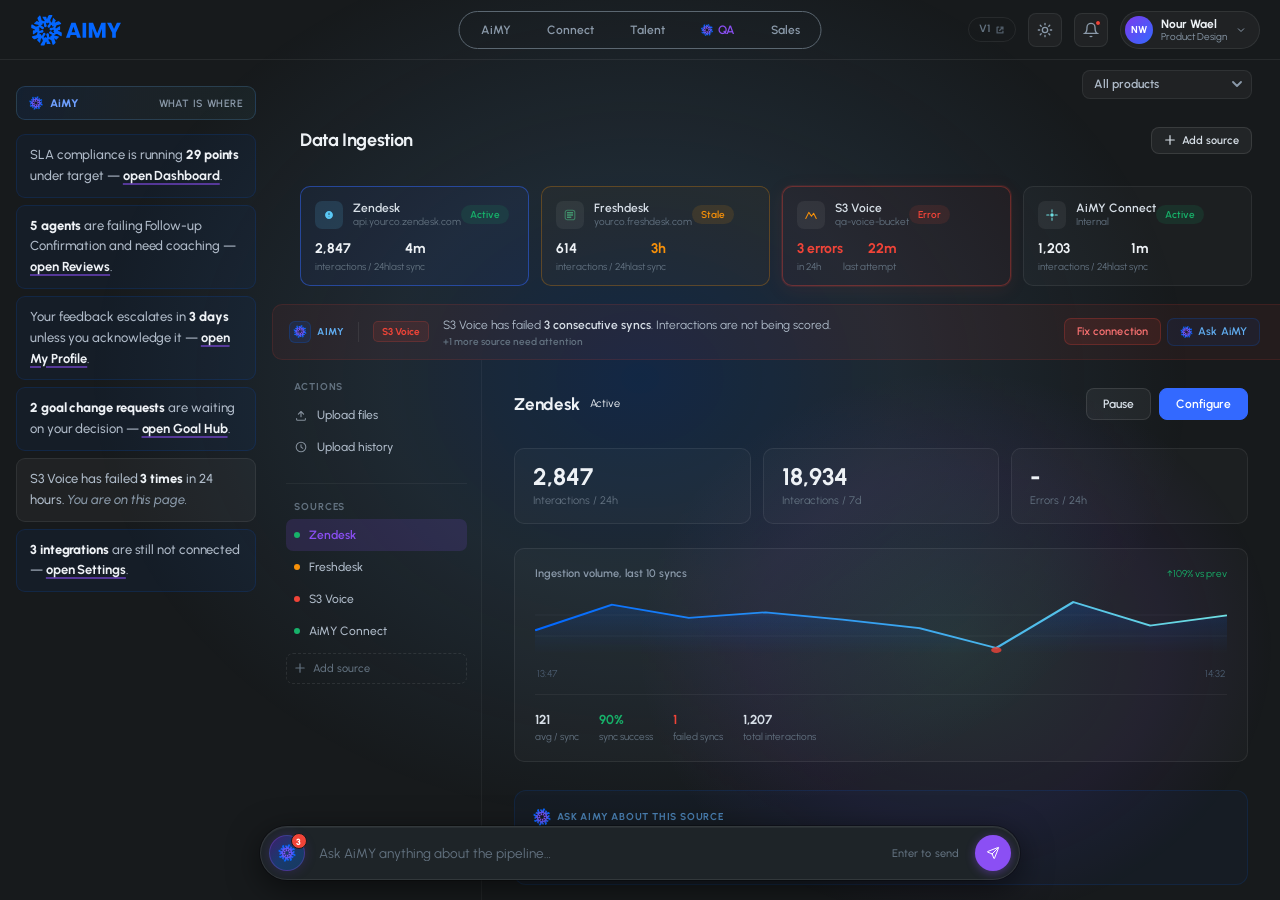
<file: data-ingestion.html>
﻿<!doctype html>
<html lang="en">
  <head>
    <script>
      /* Theme applied PRE-PAINT, before the stylesheet renders, so the page
         never flashes dark before switching to light (design-system.md §4). */
      (function () {
        try {
          var t = localStorage.getItem('aimy-ds-theme');
          if (t === 'light') document.documentElement.setAttribute('data-theme', 'light');

          /* Product scope, pre-paint for the same reason. The scope bar's
             trigger label is rendered by CSS off this attribute, so a
             persisted scope never flashes "All products" first. Whitelisted:
             a stale value leaves the attribute off and the
             :root:not([data-scope]) rule falls back to All products. */
          var s = localStorage.getItem('aimy-qa-scope');
          if (s === 'all' || s === 'upland' || s === 'asteris' || s === 'secondstreet') {
            document.documentElement.setAttribute('data-scope', s);
          }
        } catch (e) {}
      })();
    </script>
    <meta charset="UTF-8" />
    <meta name="viewport" content="width=device-width, initial-scale=1.0, viewport-fit=cover, interactive-widget=resizes-content" />
    <title>AiMY QA · Data Ingestion</title>
    <link rel="icon" type="image/svg+xml" href="favicon.svg" />
    <link
      href="https://fonts.googleapis.com/css2?family=Urbanist:wght@300;400;500;600;700;800&display=swap"
      rel="stylesheet"
    />
    <style>
      *,
      *::before,
      *::after {
        box-sizing: border-box;
        margin: 0;
        padding: 0;
      }

      :root {
        /* Needed by the theme toggle and the light overrides below. Same
           values as index.html. These pages never had the wash scale. */
        --wash-3: rgba(255,255,255,0.04);
        --wash-6: rgba(255,255,255,0.07);
        --t-fast: var(--transition-fast);
        --ai: linear-gradient(104deg, #0066ff 0%, #61adf1 47%, #6fdfe2 100%);
        /* Richer navy-tinted dark palette matching V1 */
        --d950: #080b10;
        --d900: #0d1117;
        --d850: #141b24;
        --d800: #1c2630;
        --d750: #233040;
        --d700: #2e3d50;
        --d600: #4a5b6e;
        --d500: #637280;
        --d400: #8b9aaa;
        --d300: #b0bcca;
        --d100: #d8e0e8;
        --d50: #eef2f6;
        --brand: #3369ff;
        --brand-dim: rgba(51, 105, 255, 0.15);
        /* QA product accent. TEMPORARY PLACEHOLDER (#8b4ff4 is Talent's purple).
       Must be swapped to QA-specific magenta from Figma logo before v2 ships. */
        --qa-accent: #8b4ff4;
        --qa-accent-rgb: 139, 79, 244;
        --qa-accent-dim: rgba(139, 79, 244, 0.15);
        --teal: #6fdfe2;
        --purple: #8b4ff4;
        --ok: #17b26a;
        --warn: #f79009;
        --err: #f04438;
        --ok-bg: rgba(23, 178, 106, 0.12);
        --warn-bg: rgba(247, 144, 9, 0.12);
        --err-bg: rgba(240, 68, 56, 0.12);

        /* Motion tokens, only two durations allowed. Longer motion
       (chart animation, skeleton shimmer) defines its own keyframe. */
        --transition-fast: 150ms;
        --transition-base: 200ms;
        --motion-hover-lift-sm: translateY(-1px);
        --motion-hover-lift-md: translateY(-2px);
        /* Card surface with blue tint */
        --card-bg: #141b24;
        --card-border: rgba(255, 255, 255, 0.07);
        --card-border-hover: rgba(255, 255, 255, 0.14);

        /* Layout Variables */
        --sidebar-width: 220px;
        --topbar-height: 60px;
      
        /* ── Gradients (design-system index.html:84-86, verbatim) ── */
        --grad-avatar: linear-gradient(135deg,#7c3aed,#3369ff);
        --grad-ellipse-1: radial-gradient(ellipse at center, rgba(0,102,255,0.18) 0%, rgba(97,173,241,0.1) 28%, transparent 60%);
        --grad-ellipse-2: radial-gradient(ellipse at center, rgba(111,223,226,0.1) 0%, rgba(139,79,244,0.07) 38%, transparent 60%);
      }

      /* ── Accessibility: global focus-visible.
     Uses brand blue (not QA accent) because focus rings are a permanent
     part of the system, not a product-theme element. QA accent is also
     currently a placeholder hex, using it here would ripple when it changes. */
      *:focus {
        outline: none;
      }
      button:focus-visible,
      [role="button"]:focus-visible,
      a:focus-visible,
      input:not(.aimy-float-input):focus-visible,
      select:focus-visible,
      textarea:not(.overlay-input):focus-visible,
      .v2-chip:focus-visible,
      .filter-select:focus-visible,
      .nav-item:focus-visible,
      .range-tab:focus-visible,
      .state-alt:focus-visible,
      .state-detected-pill:focus-visible,
      .passing-toggle:focus-visible,
      .bcard:focus-visible,
      .goal-brief:focus-visible,
      .feed-item:focus-visible {
        outline: 2px solid var(--brand);
        outline-offset: 2px;
        border-radius: 8px;
      }

      body {
        font-family: "Urbanist", sans-serif;
        background: #171a1c;
        color: var(--d50);
        height: 100vh;
        display: flex;
        flex-direction: column;
        overflow: hidden;
        position: relative;
      }

      /* ── Ellipse layer: sits directly on top of #171A1C body bg,
     below all shell components. z-index: 0 keeps it under z-index:1+ content. */
      #appEllipse {
        position: fixed;
        inset: 0;
        pointer-events: none;
        z-index: 0;
        overflow: hidden;
      }
      #appEllipse::before {
        content: "";
        position: absolute;
        top: 42%;
        left: 50%;
        transform: translate(-50%, -50%);
        width: 1300px;
        height: 1050px;
        background: var(--grad-ellipse-1);
      }
      #appEllipse::after {
        content: "";
        position: absolute;
        bottom: -8%;
        right: -4%;
        width: 750px;
        height: 650px;
        background: var(--grad-ellipse-2);
      }
      /* Ellipse rendered as a real DOM element, see #appEllipse in HTML */

      /* ══ APP SHELL (TOPNAV + SIDEBAR + MAIN) ══════════════════════════════ */

      /* Global top navbar, full width, transparent, sits above the bg ellipse */
      .app-topnav {
        height: var(--topbar-height);
        background: transparent;
        border-bottom: 1px solid rgba(255, 255, 255, 0.07);
        display: flex;
        align-items: center;
        padding: 0 20px 0 24px;
        gap: 0;
        flex-shrink: 0;
        position: relative;
        z-index: 100;
      }

      /* Remove old gradient pseudo, transparent now */
      .app-topnav::before {
        display: none;
      }

      /* Logo section in topnav */
      .topnav-logo {
        display: flex;
        align-items: center;
        gap: 10px;
        flex-shrink: 0;
        padding-right: 20px;
        margin-right: 4px;
      }
      .topnav-logo-mark {
        display: flex;
        align-items: center;
        flex-shrink: 0;
      }

      /* Calls button */

      /* Product tabs, pill container matching the SVG reference */
      .topnav-tabs {
        position: absolute;
        left: 50%;
        transform: translateX(-50%);
        display: flex;
        align-items: center;
        gap: 0;
        justify-content: center;
        pointer-events: none;
      }
      .topnav-tabs > * { pointer-events: auto; }
      /* The right-hand cluster keeps its own edge; the spacer absorbs the
         difference so nothing fights the absolutely-centred strip. */
      .topnav-spacer { flex: 1; }
      .topnav-tabs-inner {
        display: flex;
        align-items: center;
        border: 0.75px solid #5b6771;
        border-radius: 24px;
        padding: 4px;
        gap: 2px;
      }
      .topnav-tab {
        display: flex;
        align-items: center;
        gap: 4px;
        padding: 6px 16px;
        border-radius: 20px;
        font-size: 12px;
        font-weight: 600;
        color: var(--d400);
        cursor: pointer;
        transition: background var(--transition-fast), color var(--transition-fast), border-color var(--transition-fast);
        border: 1px solid transparent;
        white-space: nowrap;
        text-decoration: none;
      }
      .topnav-tab:hover {
        background: rgba(255, 255, 255, 0.05);
        color: var(--d200, #e8edf2);
      }
      .topnav-tab.active {
        /* background: rgba(var(--qa-accent-rgb), 0.12); */
        color: var(--qa-accent);
        /* border-color: rgba(var(--qa-accent-rgb), 0.22); */
      }
      .topnav-tab svg {
        width: 13px;
        height: 14px;
        flex-shrink: 0;
      }

      /* Right side of topnav */
      .topnav-right {
        display: flex;
        align-items: center;
        gap: 12px;
        flex-shrink: 0;
      }

      /* Notification bell */
      .topnav-bell {
        width: 34px;
        height: 34px;
        border-radius: 8px;
        background: rgba(255, 255, 255, 0.04);
        border: 1px solid rgba(255, 255, 255, 0.08);
        display: flex;
        align-items: center;
        justify-content: center;
        cursor: pointer;
        transition: all var(--transition-fast);
        color: var(--d400);
        position: relative;
      }
      .topnav-bell:hover {
        background: rgba(255, 255, 255, 0.08);
        color: var(--d200, #e8edf2);
      }
      .topnav-bell svg {
        width: 16px;
        height: 16px;
        stroke: currentColor;
        fill: none;
        stroke-width: 2;
      }
      .bell-dot {
        position: absolute;
        top: 6px;
        right: 6px;
        width: 6px;
        height: 6px;
        border-radius: 50%;
        background: var(--err);
        border: 1.5px solid #171a1c;
      }

      /* ── Notifications panel ───────────────────────────────────
         Prefix is ntf-, not notif- : .notif-* is an unrelated in-canvas alert
         card family that already exists in three of these files.

         Tokens are restricted to the set declared in ALL six files' dark :root.
         --body-bg, --wash-5, --r-md, --r-lg, --font-sans and --elev-2 are each
         missing from at least two of them, so the radii, the shadow and the
         font stack are literals rather than silently-unset var() calls. */
      .ntf-anchor { position: relative; display: flex; align-items: center; flex-shrink: 0; }
      .topnav-bell:focus-visible { outline: 2px solid var(--qa-accent); outline-offset: 2px; }
      .bell-dot[hidden] { display: none; }

      .ntf-panel {
        position: absolute;
        top: calc(100% + 8px);
        right: 0;
        z-index: 300;
        width: 360px;
        max-width: calc(100vw - 32px);
        max-height: min(70vh, 520px);
        overflow-y: auto;
        background: var(--card-bg);
        border: 1px solid var(--card-border);
        border-radius: 14px;
        padding: 6px;
        box-shadow: 0 12px 40px rgba(0, 0, 0, 0.45), 0 0 0 1px rgba(0, 0, 0, 0.2);
        font-family: "Urbanist", sans-serif;
        text-align: left;
      }
      .ntf-panel[hidden] { display: none; }

      /* Scrollbar, matching .dashboard-scroll / .overlay-thread rather than
         leaving the browser default sitting inside a 14px-radius card.
         --wash-6 and --card-border are the only wash/border tokens declared in
         all six files' dark roots; --wash-8/--wash-11 used elsewhere are not. */
      .ntf-panel { scrollbar-width: thin; scrollbar-color: var(--wash-6) transparent; }
      .ntf-panel::-webkit-scrollbar { width: 6px; }
      .ntf-panel::-webkit-scrollbar-track { background: transparent; }
      .ntf-panel::-webkit-scrollbar-thumb { background: var(--wash-6); border-radius: 4px; }
      .ntf-panel::-webkit-scrollbar-thumb:hover { background: var(--card-border); }

      .ntf-head { display: flex; align-items: center; gap: 8px; padding: 8px 10px 10px; }
      .ntf-head b { font-size: 12px; font-weight: 800; color: var(--d50); letter-spacing: 0.01em; }
      .ntf-count {
        font-size: 10px; font-weight: 700; padding: 1px 7px; border-radius: 9999px;
        background: rgba(var(--qa-accent-rgb), 0.16); color: var(--qa-accent);
        font-variant-numeric: tabular-nums;
      }
      .ntf-count[hidden] { display: none; }
      .ntf-clear {
        margin-left: auto; background: none; border: 0; cursor: pointer;
        font-family: inherit; font-size: 10.5px; font-weight: 600; color: var(--d500);
        padding: 2px 4px; border-radius: 6px;
        transition: color var(--transition-fast);
      }
      .ntf-clear:hover { color: var(--d100); }
      .ntf-clear:focus-visible { outline: 2px solid var(--qa-accent); outline-offset: 1px; }

      .ntf-list { list-style: none; margin: 0; padding: 0; display: flex; flex-direction: column; gap: 2px; }
      .ntf-row {
        display: flex; gap: 9px; padding: 10px; border-radius: 10px;
        transition: background var(--transition-fast), opacity var(--transition-fast);
      }
      .ntf-row:hover { background: var(--wash-3); }
      .ntf-row.is-read { opacity: 0.45; }
      .ntf-sev { width: 6px; height: 6px; border-radius: 50%; margin-top: 6px; flex-shrink: 0; background: var(--d500); }
      .ntf-sev.p1 { background: var(--err); }
      .ntf-sev.p2 { background: var(--warn); }
      .ntf-sev.p3 { background: var(--qa-accent); }
      .ntf-row-main { flex: 1; min-width: 0; }
      .ntf-row-head { display: flex; align-items: baseline; gap: 8px; margin-bottom: 3px; }
      .ntf-row-type { font-size: 11px; font-weight: 800; color: var(--d50); }
      .ntf-row-when { margin-left: auto; font-size: 10px; color: var(--d500); flex-shrink: 0; }
      .ntf-row-body { margin: 0 0 7px; font-size: 11.5px; line-height: 1.5; color: var(--d400); }
      .ntf-row-cta {
        font-family: inherit; font-size: 10.5px; font-weight: 700; cursor: pointer;
        padding: 4px 10px; border-radius: 9999px;
        background: rgba(var(--qa-accent-rgb), 0.12); color: var(--qa-accent);
        border: 1px solid rgba(var(--qa-accent-rgb), 0.26);
        transition: background var(--transition-fast), border-color var(--transition-fast);
      }
      .ntf-row-cta:hover { background: rgba(var(--qa-accent-rgb), 0.2); border-color: rgba(var(--qa-accent-rgb), 0.4); }
      .ntf-row-cta:focus-visible { outline: 2px solid var(--qa-accent); outline-offset: 2px; }

      .ntf-foot { padding: 8px 4px 4px; border-top: 1px solid var(--wash-6); margin-top: 6px; }
      .ntf-foot-btn {
        width: 100%; font-family: inherit; font-size: 11px; font-weight: 700; cursor: pointer;
        padding: 8px; border-radius: 9px; background: var(--wash-3);
        border: 1px solid var(--wash-6); color: var(--d300);
        transition: background var(--transition-fast), color var(--transition-fast);
      }
      .ntf-foot-btn:hover { background: var(--wash-6); color: var(--d50); }
      .ntf-foot-btn:focus-visible { outline: 2px solid var(--qa-accent); outline-offset: 2px; }
      .ntf-empty { padding: 22px 12px; text-align: center; font-size: 11.5px; color: var(--d500); }

      @media (prefers-reduced-motion: reduce) {
        .ntf-row, .ntf-row-cta, .ntf-foot-btn, .ntf-clear { transition: none; }
      }

      /* User pill */
      .topnav-user {
        display: flex;
        align-items: center;
        gap: 8px;
        padding: 4px 12px 4px 4px;
        border-radius: 20px;
        background: rgba(255, 255, 255, 0.04);
        border: 1px solid rgba(255, 255, 255, 0.08);
        cursor: pointer;
        transition: border-color var(--transition-fast), background var(--transition-fast);
      }
      .topnav-user:hover {
        border-color: rgba(255, 255, 255, 0.14);
        background: rgba(255, 255, 255, 0.07);
      }
      .topnav-avatar {
        width: 28px;
        height: 28px;
        border-radius: 50%;
        background: linear-gradient(135deg, #7c3aed, #3369ff);
        color: #fff;
        display: flex;
        align-items: center;
        justify-content: center;
        font-size: 10px;
        font-weight: 700;
        flex-shrink: 0;
      }
      .topnav-user-info {
        display: flex;
        flex-direction: column;
        gap: 2px;
      }
      .topnav-user-name {
        font-size: 12px;
        font-weight: 700;
        color: var(--d50);
        line-height: 1;
      }
      .topnav-user-role {
        font-size: 10px;
        color: var(--d400);
        line-height: 1;
      }
      .topnav-user svg {
        width: 12px;
        height: 12px;
        color: var(--d400);
      }

      /* Version link, a destination, not a state you toggle. Quieter than a
         product tab so it reads as chrome. Tokens limited to ones declared in
         every file's dark :root; the radius is a literal because --r-pill is
         undeclared in goal-browser.html and data-ingestion.html. */
      .ver-link {
        display: inline-flex;
        align-items: center;
        gap: 5px;
        flex-shrink: 0;
        padding: 4px 10px;
        border-radius: 9999px;
        font-family: "Urbanist", sans-serif;
        font-size: 10.5px;
        font-weight: 700;
        letter-spacing: 0.02em;
        line-height: 1.4;
        color: var(--d500);
        text-decoration: none;
        border: 1px solid var(--wash-6);
        transition: background var(--transition-fast), color var(--transition-fast), border-color var(--transition-fast);
      }
      .ver-link:hover { background: var(--wash-6); color: var(--d100); border-color: var(--card-border); }
      .ver-link:focus-visible { outline: 2px solid var(--qa-accent); outline-offset: 2px; }
      .ver-link-ico { width: 10px; height: 10px; opacity: 0.75; }

      /* Below topnav: sidebar + main content side by side */
      .app-body {
        display: flex;
        flex: 1;
        min-height: 0;
        position: relative;
        z-index: 1;
        background: transparent;
      }

      .app-sidebar {
        width: var(--sidebar-width);
        background: transparent;
        display: flex;
        flex-direction: column;
        flex-shrink: 0;
      }
      /* No logo in sidebar anymore. It lives in topnav */
      .sidebar-nav {
        padding: 24px 16px;
        display: flex;
        flex-direction: column;
        gap: 4px;
        overflow-y: auto;
        flex: 1;
        min-height: 0;
      }
      .sidebar-nav::-webkit-scrollbar {
        width: 4px;
      }
      .sidebar-nav::-webkit-scrollbar-track {
        background: transparent;
      }
      .sidebar-nav::-webkit-scrollbar-thumb {
        background: rgba(255, 255, 255, 0.06);
        border-radius: 2px;
      }
      .sidebar-section-label {
        font-size: 10px;
        font-weight: 700;
        letter-spacing: 0.08em;
        text-transform: uppercase;
        color: var(--d500);
        padding: 4px 16px 6px;
        margin-top: 16px;
      }
      .sidebar-section-label:first-child {
        margin-top: 0;
      }
      .nav-item {
        display: flex;
        align-items: center;
        gap: 12px;
        padding: 11px 16px;
        border-radius: 8px;
        color: var(--d400);
        font-size: 13px;
        font-weight: 600;
        cursor: pointer;
        transition: background var(--transition-base), color var(--transition-base), border-color var(--transition-base), box-shadow var(--transition-base);
        border: 1px solid transparent;
        text-decoration: none;
      }
      .nav-item:hover {
        background: rgba(255, 255, 255, 0.04);
        color: var(--d300);
        border-color: rgba(255, 255, 255, 0.05);
      }
      .nav-item.active {
        background: var(--qa-accent-dim);
        color: var(--qa-accent);
        border-color: rgba(var(--qa-accent-rgb), 0.22);
        box-shadow: 0 0 20px rgba(var(--qa-accent-rgb), 0.08);
      }
      /* AI Chat & Canvas, subtle AI gradient border to mark it as the primary surface */
      .nav-item.primary-surface {
        position: relative;
      }
      .nav-item.primary-surface::before {
        content: "";
        position: absolute;
        left: 0;
        top: 50%;
        transform: translateY(-50%);
        width: 2px;
        height: 18px;
        border-radius: 2px;
        background: var(--ai);
        opacity: 0.6;
      }
      .nav-item.primary-surface .ai-sparkle {
        margin-left: auto;
        opacity: 0.7;
      }
      .nav-item.primary-surface .ai-sparkle svg {
        width: 12px;
        height: 12px;
      }
      .nav-item.active.primary-surface::before {
        opacity: 1;
      }
      .nav-item svg {
        width: 16px;
        height: 16px;
        fill: none;
        stroke: currentColor;
        stroke-width: 2;
      }

      .app-main {
        flex: 1;
        display: flex;
        flex-direction: column;
        min-width: 0;
        position: relative;
        background: transparent;
      }

      .header-title {
        font-size: 15px;
        font-weight: 700;
        color: var(--d50);
        letter-spacing: -0.01em;
      }

      /* ══ DASHBOARD FILTERS & LAYOUT ══════════════════════════════ */
      .dashboard-scroll {
        flex: 1;
        overflow-y: auto;
        padding: 24px 32px 100px;
        background: transparent;
      }

      .filter-bar {
        display: flex;
        align-items: center;
        gap: 8px;
        margin-bottom: 20px;
        padding-bottom: 20px;
        border-bottom: 1px solid rgba(255, 255, 255, 0.06);
      }
      .filter-select {
        background: var(--d800);
        border: 1px solid rgba(255, 255, 255, 0.1);
        color: var(--d100);
        padding: 8px 16px;
        border-radius: 8px;
        font-size: 12px;
        font-weight: 600;
        display: flex;
        align-items: center;
        gap: 6px;
        cursor: pointer;
        transition: all var(--transition-fast);
        font-family: "Urbanist", sans-serif;
      }
      .filter-select:hover {
        background: var(--d750);
        border-color: rgba(255, 255, 255, 0.18);
        color: var(--d50);
      }
      .filter-select svg {
        width: 11px;
        height: 11px;
        color: var(--d400);
      }
      .export-btn {
        margin-left: auto;
        background: var(--qa-accent);
        color: #fff;
        border: none;
        padding: 9px 16px;
        border-radius: 8px;
        font-size: 12px;
        font-weight: 700;
        cursor: pointer;
        display: flex;
        align-items: center;
        gap: 6px;
        font-family: "Urbanist", sans-serif;
        box-shadow: 0 2px 8px rgba(var(--qa-accent-rgb), 0.25);
        transition: all var(--transition-base);
      }
      .export-btn:hover {
        box-shadow: 0 4px 16px rgba(var(--qa-accent-rgb), 0.35);
        transform: translateY(-1px);
      }

      /* ── GRID OPTION A (Asymmetrical Split) ── */
      .tier-1-grid {
        display: grid;
        grid-template-columns: repeat(4, 1fr);
        gap: 16px;
        margin-bottom: 16px;
      }
      .tier-2-grid {
        display: grid;
        grid-template-columns: 1.5fr 1fr;
        gap: 16px;
        align-items: start; /* Prevents cards from stretching vertically */
      }
      .layout-column {
        display: flex;
        flex-direction: column;
        gap: 16px;
      }

      /* ══ MERGED COMPONENT CSS (Unaltered from V2B files) ══════════════════════════════ */

      /* 1. Briefing Cards (goal-card-v2b) */
      .bcard {
        background: var(--card-bg);
        border-radius: 16px;
        border: 1px solid var(--card-border);
        cursor: pointer;
        transition:
          transform var(--transition-base),
          border-color var(--transition-base),
          box-shadow var(--transition-base);
        position: relative;
        overflow: hidden;
      }
      .bcard::after {
        content: "";
        position: absolute;
        inset: 0;
        border-radius: 16px;
        background: linear-gradient(135deg, rgba(255,255,255,0.03) 0%, transparent 50%);
        pointer-events: none;
      }
      .bcard:hover {
        transform: translateY(-2px);
        border-color: var(--card-border-hover);
        box-shadow:
          0 8px 32px rgba(0, 0, 0, 0.3),
          0 0 0 1px rgba(255, 255, 255, 0.05);
      }
      .bcard.p1 {
        border-color: rgba(240, 68, 56, 0.18);
      }
      .bcard.p2 {
        border-color: rgba(247, 144, 9, 0.18);
      }
      .bcard.p3 {
        border-color: rgba(23, 178, 106, 0.15);
      }
      /* Tier-primary elevation, applied to the single most-urgent briefing
     card so the eye lands there first. Only one card per dashboard. */
      .bcard.tier-primary {
        box-shadow:
          0 12px 40px rgba(0, 0, 0, 0.45),
          0 0 0 1px rgba(var(--qa-accent-rgb), 0.2);
        transform: translateY(-1px);
      }
      .bcard.tier-primary:hover {
        transform: translateY(-3px);
        box-shadow:
          0 18px 48px rgba(0, 0, 0, 0.5),
          0 0 0 1px rgba(var(--qa-accent-rgb), 0.3);
      }
      .bcard-body {
        padding: 20px;
      }
      /* Card meta: icon-badge (left anchor) → type-label (category) → priority-badge (right status) */
      .bcard-meta {
        display: flex;
        align-items: center;
        gap: 8px;
        margin-bottom: 16px;
      }
      .type-label {
        font-size: 10px;
        font-weight: 700;
        color: var(--d400);
        letter-spacing: 0.05em;
        text-transform: uppercase;
        flex: 1; /* pushes priority badge to the far right */
      }
      .priority-badge {
        font-size: 9px;
        font-weight: 700;
        padding: 3px 8px;
        border-radius: 20px;
        letter-spacing: 0.05em;
        text-transform: uppercase;
        flex-shrink: 0;
      }
      .p1 .priority-badge {
        background: var(--err-bg);
        color: var(--err);
        border: 1px solid rgba(240, 68, 56, 0.2);
      }
      .p2 .priority-badge {
        background: var(--warn-bg);
        color: var(--warn);
        border: 1px solid rgba(247, 144, 9, 0.2);
      }
      .p3 .priority-badge {
        background: var(--ok-bg);
        color: var(--ok);
        border: 1px solid rgba(23, 178, 106, 0.2);
      }
      .ai .priority-badge {
        background: rgba(0, 102, 255, 0.1);
        color: #61adf1;
        border: 1px solid rgba(0, 102, 255, 0.2);
      }
      .aimy-badge {
        margin-left: auto;
        display: flex;
        align-items: center;
        gap: 4px;
        font-size: 9px;
        font-weight: 700;
        color: var(--teal);
        opacity: 0.7;
      }
      .aimy-badge svg {
        width: 10px;
        height: 10px;
      }
      .bcard-conclusion {
        font-size: 13px;
        font-weight: 600;
        color: var(--d50);
        line-height: 1.5;
        margin-bottom: 12px;
        letter-spacing: -0.005em;
      }
      .evidence-row {
        display: flex;
        gap: 6px;
        flex-wrap: wrap;
        margin-bottom: 16px;
      }
      .evidence-pill {
        display: flex;
        align-items: center;
        gap: 5px;
        background: rgba(255, 255, 255, 0.05);
        border: 1px solid rgba(255, 255, 255, 0.09);
        border-radius: 20px;
        padding: 4px 10px;
        font-size: 11px;
        color: var(--d300);
        font-weight: 500;
      }
      .evidence-pill .ev-value {
        font-weight: 700;
        color: #ffffff;
      }
      .evidence-pill .ev-delta {
        font-size: 10px;
        font-weight: 600;
      }
      .ev-delta.up {
        color: var(--ok);
      }
      .ev-delta.dn {
        color: var(--err);
      }
      .ev-delta.warn {
        color: var(--warn);
      }
      .bcard-divider {
        height: 1px;
        background: rgba(255, 255, 255, 0.07);
        margin: 0 -20px 16px;
      }
      .bcard-action {
        display: flex;
        flex-direction: row;
        gap: 8px;
        align-items: center;
        justify-content: space-between;
        padding: 0;
      }
      .action-btn {
        display: flex;
        align-items: center;
        gap: 7px;
        font-size: 12px;
        font-weight: 700;
        padding: 8px 16px;
        border-radius: 8px;
        border: none;
        cursor: pointer;
        font-family: "Urbanist", sans-serif;
        transition: all var(--transition-fast);
        flex-shrink: 0;
      }
      .action-btn svg {
        width: 13px;
        height: 13px;
      }
      .p1 .action-btn {
        background: var(--err-bg);
        color: var(--err);
        border: 1px solid rgba(240, 68, 56, 0.25);
      }
      .p1 .action-btn:hover {
        background: rgba(240, 68, 56, 0.18);
      }
      .p2 .action-btn {
        background: var(--warn-bg);
        color: var(--warn);
        border: 1px solid rgba(247, 144, 9, 0.25);
      }
      .p2 .action-btn:hover {
        background: rgba(247, 144, 9, 0.18);
      }
      .p3 .action-btn {
        background: var(--ok-bg);
        color: var(--ok);
        border: 1px solid rgba(23, 178, 106, 0.25);
      }
      .p3 .action-btn:hover {
        background: rgba(23, 178, 106, 0.18);
      }
      .expand-toggle {
        font-size: 10px;
        font-weight: 600;
        color: var(--d400);
        cursor: pointer;
        display: flex;
        align-items: center;
        gap: 4px;
        padding: 5px 8px;
        border-radius: 8px;
        transition:
          color var(--transition-fast),
          background var(--transition-fast);
        background: none;
        border: none;
        font-family: "Urbanist", sans-serif;
        margin: 0 -2px;
      }
      .expand-toggle:hover {
        color: var(--d300);
        background: rgba(255, 255, 255, 0.06);
      }
      .expand-toggle svg {
        width: 12px;
        height: 12px;
        transition: transform var(--transition-base);
      }
      .expand-toggle.open svg {
        transform: rotate(180deg);
      }
      .bcard-data {
        display: none;
        padding: 16px 20px;
        background: rgba(0, 0, 0, 0.2);
        border-top: 1px solid rgba(255, 255, 255, 0.06);
      }
      .bcard-data.open {
        display: block;
      }
      .data-grid {
        display: grid;
        grid-template-columns: repeat(3, 1fr);
        gap: 8px;
      }
      .data-cell {
        display: flex;
        flex-direction: column;
        gap: 2px;
      }
      .dc-label {
        font-size: 9px;
        font-weight: 600;
        letter-spacing: 0.08em;
        text-transform: uppercase;
        color: var(--d400);
      }
      .dc-val {
        font-size: 14px;
        font-weight: 700;
        color: #ffffff;
        letter-spacing: -0.02em;
      }
      .dc-sub {
        font-size: 10px;
        color: var(--d300);
      }

      /* 2. Narrative Card (quality-goal-v2b) */
      .narrative-card {
        background: var(--card-bg);
        border-radius: 16px;
        border: 1px solid var(--card-border);
        margin-bottom: 12px;
        box-shadow: 0 4px 24px rgba(0, 0, 0, 0.2);
      }
      /* .narrative-accent { height: 3px; background: var(--ai); border-radius: 16px 16px 0 0; } */
      .narrative-body {
        padding: 20px 24px;
      }
      .narrative-meta {
        display: flex;
        align-items: center;
        gap: 8px;
        margin-bottom: 12px;
      }
      .narrative-type {
        font-size: 10px;
        font-weight: 600;
        color: var(--d300);
        letter-spacing: 0.04em;
      }
      .narrative-text {
        font-size: 15px;
        font-weight: 500;
        color: var(--d50);
        line-height: 1.7;
        margin-bottom: 16px;
        max-width: 680px;
      }
      .narrative-text strong {
        color: var(--d50);
        font-weight: 700;
      }
      .narrative-text .highlight-warn {
        color: var(--warn);
        font-weight: 700;
      }
      .narrative-text .highlight-err {
        color: var(--err);
        font-weight: 700;
      }
      .narrative-text .highlight-ok {
        color: var(--ok);
        font-weight: 700;
      }
      .findings-list {
        display: flex;
        flex-direction: column;
        gap: 8px;
        margin-bottom: 16px;
      }
      .finding-item {
        display: flex;
        gap: 10px;
        align-items: flex-start;
        padding: 10px 12px;
        background: rgba(255, 255, 255, 0.03);
        border-radius: 8px;
        border: 1px solid rgba(255, 255, 255, 0.06);
      }
      .finding-item.err-f {
        border-color: rgba(240, 68, 56, 0.22);
        background: color-mix(in srgb, var(--err) 5%, var(--card-bg));
      }
      .finding-item.warn-f {
        border-color: rgba(247, 144, 9, 0.22);
        background: color-mix(in srgb, var(--warn) 5%, var(--card-bg));
      }
      .finding-item.ok-f {
        border-color: rgba(23, 178, 106, 0.18);
        background: color-mix(in srgb, var(--ok) 4%, var(--card-bg));
      }
      .finding-icon {
        width: 20px;
        height: 20px;
        border-radius: 4px;
        display: flex;
        align-items: center;
        justify-content: center;
        flex-shrink: 0;
        margin-top: 1px;
        font-size: 11px;
      }
      .finding-icon.err-f {
        background: var(--err-bg);
        color: var(--err);
      }
      .finding-icon.warn-f {
        background: var(--warn-bg);
        color: var(--warn);
      }
      .finding-icon.ok-f {
        background: var(--ok-bg);
        color: var(--ok);
      }
      .finding-content {
        flex: 1;
        min-width: 0;
      }
      .finding-title {
        font-size: 12px;
        font-weight: 700;
        color: #ffffff;
        margin-bottom: 2px;
      }
      .finding-sub {
        font-size: 11px;
        color: var(--d50);
        line-height: 1.4;
        opacity: 0.8;
      }
      .finding-action {
        font-size: 10px;
        font-weight: 700;
        padding: 4px 10px;
        border-radius: 8px;
        border: none;
        cursor: pointer;
        font-family: "Urbanist", sans-serif;
        flex-shrink: 0;
        margin-top: 2px;
        transition: all var(--transition-fast);
      }
      .finding-action.err-f {
        background: var(--err-bg);
        color: var(--err);
      }
      .finding-action.warn-f {
        background: var(--warn-bg);
        color: var(--warn);
      }
      .finding-action.ok-f {
        background: var(--ok-bg);
        color: var(--ok);
      }
      .chart-expand-trigger {
        display: flex;
        align-items: center;
        gap: 8px;
        font-size: 11px;
        font-weight: 600;
        color: var(--d600);
        cursor: pointer;
        padding: 8px 0;
        border-top: 1px solid rgba(255, 255, 255, 0.05);
        background: none;
        border: none;
        width: 100%;
        font-family: "Urbanist", sans-serif;
        transition: color var(--transition-fast);
      }
      .chart-expand-trigger:hover {
        color: var(--d300);
        background: rgba(255, 255, 255, 0.04);
        border-radius: 8px;
      }
      .chart-expand-trigger svg {
        width: 12px;
        height: 12px;
        transition: transform var(--transition-base);
      }
      .chart-expand-trigger.open svg {
        transform: rotate(180deg);
      }
      .chart-area {
        display: none;
        padding: 16px 0 0;
        margin-top: 10px;
      }
      .chart-area.open {
        display: block;
      }
      .chart-area svg {
        width: 100%;
        height: 140px;
        overflow: visible;
      }

      /* 3. goal Feed (quality-goal-v2b) */
      .goal-feed {
        display: flex;
        flex-direction: column;
        gap: 8px;
      }
      .goal-brief {
        display: flex;
        gap: 12px;
        align-items: flex-start;
        padding: 13px 16px;
        background: var(--card-bg);
        border-radius: 12px;
        border: 1px solid rgba(255, 255, 255, 0.06);
        transition: all var(--transition-fast);
        cursor: pointer;
      }
      .goal-brief:hover {
        background: rgba(30, 40, 54, 0.9);
        border-color: rgba(255, 255, 255, 0.12);
        transform: translateX(2px);
      }
      /* .goal-brief.kf-err  { border-left-color:var(--err);  } */
      /* .goal-brief.kf-warn { border-left-color:var(--warn); } */
      /* .goal-brief.kf-ok   { border-left-color:var(--ok);   } */
      .kf-rank {
        font-size: 9px;
        font-weight: 700;
        width: 20px;
        height: 20px;
        border-radius: 4px;
        display: flex;
        align-items: center;
        justify-content: center;
        flex-shrink: 0;
        margin-top: 1px;
      }
      .kf-err .kf-rank {
        background: var(--err-bg);
        color: var(--err);
      }
      .kf-warn .kf-rank {
        background: var(--warn-bg);
        color: var(--warn);
      }
      .kf-ok .kf-rank {
        background: var(--ok-bg);
        color: var(--ok);
      }
      .kf-body {
        flex: 1;
        min-width: 0;
      }
      .kf-conclusion {
        font-size: 12px;
        font-weight: 700;
        color: #ffffff;
        margin-bottom: 3px;
        line-height: 1.4;
      }
      .kf-evidence {
        font-size: 11px;
        color: var(--d300);
        display: flex;
        gap: 10px;
        flex-wrap: wrap;
      }
      .kf-ev-item {
        display: flex;
        gap: 3px;
        align-items: center;
      }
      .kf-ev-item .v {
        font-weight: 700;
        color: var(--d50);
      }
      .kf-ev-item .trend-up {
        color: var(--ok);
        font-weight: 700;
      }
      .kf-ev-item .trend-dn {
        color: var(--err);
        font-weight: 700;
      }
      .kf-ev-item .trend-warn {
        color: var(--warn);
        font-weight: 700;
      }
      .kf-score-err {
        color: var(--err);
        font-weight: 700;
      }
      .kf-score-warn {
        color: var(--warn);
        font-weight: 700;
      }
      .kf-score-ok {
        color: var(--ok);
        font-weight: 700;
      }
      .kf-action {
        font-size: 10px;
        font-weight: 700;
        padding: 4px 10px;
        border-radius: 8px;
        border: none;
        cursor: pointer;
        font-family: "Urbanist", sans-serif;
        flex-shrink: 0;
        align-self: center;
        transition: all var(--transition-fast);
      }
      .kf-err .kf-action {
        background: var(--err-bg);
        color: var(--err);
      }
      .kf-warn .kf-action {
        background: var(--warn-bg);
        color: var(--warn);
      }
      .kf-ok .kf-action {
        background: var(--ok-bg);
        color: var(--ok);
      }
      .passing-toggle {
        display: flex;
        align-items: center;
        gap: 8px;
        width: 100%;
        font-family: "Urbanist", sans-serif;
        font-size: 10px;
        font-weight: 700;
        letter-spacing: 0.08em;
        text-transform: uppercase;
        color: var(--d400);
        background: none;
        border: none;
        border-top: 1px solid rgba(255, 255, 255, 0.06);
        border-radius: 0;
        padding: 16px 4px 12px;
        margin-top: 12px;
        cursor: pointer;
        transition: color var(--transition-fast);
      }
      .passing-toggle:hover {
        color: var(--d300);
        background: none;
        border-color: rgba(255, 255, 255, 0.1);
      }
      .passing-toggle .passing-toggle-label {
        flex: 1;
        text-align: left;
      }
      .passing-toggle svg {
        width: 12px;
        height: 12px;
        transition: transform var(--transition-base);
        opacity: 0.7;
      }
      .passing-section {
        display: none;
      }
      .passing-section.open {
        display: block;
        margin-top: 4px;
      }

      /* 4. Friction Feed (sentiment-friction-v2b) */
      .friction-feed {
        display: flex;
        flex-direction: column;
      }
      .signal-card {
        background: color-mix(in srgb, var(--err) 4%, var(--card-bg));
        border-radius: 16px 16px 0 0;
        border: 1px solid rgba(240, 68, 56, 0.3);
        border-bottom: none;
      }
      /* .signal-accent { height: 3px; background: var(--err); border-radius: 16px 16px 0 0; position: relative; overflow: hidden; }
  .signal-accent::after { content: ''; position: absolute; top: 0; left: 0; height: 3px; width: 40%; background: linear-gradient(90deg, transparent, rgba(255,120,100,0.7), transparent); animation: sweep 2s ease-in-out infinite; } */
      .signal-body {
        padding: 20px;
      }
      .signal-meta {
        display: flex;
        align-items: center;
        gap: 8px;
        margin-bottom: 12px;
        flex-wrap: wrap;
      }
      .signal-badge {
        font-size: 9px;
        font-weight: 700;
        padding: 3px 9px;
        border-radius: 20px;
        letter-spacing: 0.06em;
        text-transform: uppercase;
        background: var(--err-bg);
        color: var(--err);
        display: flex;
        align-items: center;
        gap: 5px;
        flex-shrink: 0;
      }
      .signal-badge-dot {
        width: 5px;
        height: 5px;
        border-radius: 50%;
        background: var(--err);
        animation: blink 1.2s ease-in-out infinite;
      }
      @keyframes blink {
        0%,
        100% {
          opacity: 1;
        }
        50% {
          opacity: 0.25;
        }
      }
      .signal-type {
        font-size: 10px;
        font-weight: 600;
        color: var(--d300);
        letter-spacing: 0.04em;
      }
      .signal-time {
        font-size: 10px;
        color: var(--d400);
        margin-left: auto;
      }
      .signal-statement {
        font-size: 16px;
        font-weight: 700;
        color: var(--d50);
        line-height: 1.52;
        letter-spacing: -0.015em;
        margin-bottom: 16px;
      }
      .hl-err {
        color: var(--err);
      }
      .hl-warn {
        color: var(--warn);
      }
      .raw-data-toggle {
        display: flex;
        align-items: center;
        gap: 8px;
        width: 100%;
        background: none;
        border: none;
        border-top: 1px solid rgba(255, 255, 255, 0.05);
        padding: 10px 20px;
        margin: 0 -20px;
        width: calc(100% + 40px);
        font-family: "Urbanist", sans-serif;
        font-size: 11px;
        font-weight: 600;
        color: var(--d400);
        cursor: pointer;
        text-align: left;
        transition:
          color var(--transition-fast),
          background var(--transition-fast);
        border-radius: 0;
      }
      .raw-data-toggle:hover {
        color: var(--d300);
        background: rgba(255, 255, 255, 0.04);
      }
      .toggle-icon {
        width: 18px;
        height: 18px;
        border-radius: 4px;
        background: rgba(255, 255, 255, 0.04);
        border: 1px solid rgba(255, 255, 255, 0.08);
        display: flex;
        align-items: center;
        justify-content: center;
        flex-shrink: 0;
        transition: background var(--transition-fast);
      }
      .raw-data-toggle:hover .toggle-icon {
        background: rgba(255, 255, 255, 0.08);
      }
      .toggle-icon svg {
        width: 9px;
        height: 9px;
        color: var(--d400);
        transition: transform var(--transition-base);
      }
      .raw-data-toggle.open .toggle-icon svg {
        transform: rotate(180deg);
      }
      .toggle-label {
        flex: 1;
      }
      .toggle-hint {
        font-size: 10px;
        color: var(--d700);
        font-weight: 500;
      }
      .collapsible-section {
        display: none;
      }
      .collapsible-section.open {
        display: block;
      }
      .spike-chart-wrap {
        background: rgba(0, 0, 0, 0.2);
        border-radius: 8px;
        padding: 12px 16px 10px;
        margin: 12px 0 0;
      }
      .spike-chart-header {
        display: flex;
        justify-content: space-between;
        align-items: center;
        margin-bottom: 8px;
      }
      .spike-chart-label {
        font-size: 10px;
        font-weight: 600;
        letter-spacing: 0.07em;
        text-transform: uppercase;
        color: var(--d400);
      }
      .spike-chart-legend {
        display: flex;
        gap: 12px;
      }
      .spike-legend-item {
        display: flex;
        align-items: center;
        gap: 4px;
        font-size: 9px;
        color: var(--d300);
      }
      .spike-legend-line {
        width: 14px;
        height: 1.5px;
        border-radius: 1px;
      }
      .spike-chart-area {
        position: relative;
        height: 72px;
      }
      .spike-chart-area svg {
        width: 100%;
        height: 100%;
        overflow: visible;
      }
      .spike-annotation {
        position: absolute;
        background: var(--d750);
        border: 1px solid rgba(240, 68, 56, 0.35);
        border-radius: 8px;
        padding: 5px 9px;
        font-size: 10px;
        color: var(--d300);
        pointer-events: none;
        white-space: nowrap;
        line-height: 1.4;
        top: -4px;
        right: 0;
        z-index: 2;
      }
      .spike-annotation strong {
        color: var(--err);
        font-weight: 700;
      }
      .spike-annotation::after {
        content: "";
        position: absolute;
        bottom: -5px;
        left: 50%;
        transform: translateX(-50%);
        border-left: 5px solid transparent;
        border-right: 5px solid transparent;
        border-top: 5px solid var(--d700);
      }
      .spike-x-labels {
        display: flex;
        justify-content: space-between;
        padding: 5px 0 0;
        font-size: 9px;
        color: var(--d400);
      }
      .driver-section {
        margin: 10px 0 0;
      }
      .driver-label {
        font-size: 10px;
        font-weight: 700;
        letter-spacing: 0.07em;
        text-transform: uppercase;
        color: var(--d400);
        margin-bottom: 10px;
        display: flex;
        align-items: center;
        gap: 6px;
      }
      .driver-label::after {
        content: "";
        flex: 1;
        height: 1px;
        background: rgba(255, 255, 255, 0.05);
      }
      .driver-bars {
        display: flex;
        flex-direction: column;
        gap: 8px;
      }
      .driver-bar-row {
        display: flex;
        align-items: center;
        gap: 10px;
      }
      .driver-bar-name {
        font-size: 11px;
        font-weight: 600;
        color: var(--d50);
        width: 140px;
        flex-shrink: 0;
        display: flex;
        align-items: center;
        gap: 5px;
      }
      .driver-icon {
        font-size: 12px;
      }
      .primary-driver-badge {
        font-size: 8px;
        font-weight: 700;
        padding: 1px 5px;
        border-radius: 8px;
        background: var(--err-bg);
        color: var(--err);
        flex-shrink: 0;
      }
      .driver-bar-track {
        flex: 1;
        height: 7px;
        background: rgba(255, 255, 255, 0.08);
        border-radius: 4px;
        overflow: hidden;
      }
      .driver-bar-fill {
        height: 100%;
        border-radius: 4px;
        /* Use scaleX to animate, compositor-only, no layout thrash */
        transform-origin: left;
        animation: growScale 0.9s cubic-bezier(0.4, 0, 0.2, 1) both;
      }
      .driver-bar-fill.primary {
        background: linear-gradient(90deg, #f04438, #fb7067);
        box-shadow: 0 0 8px rgba(240, 68, 56, 0.4);
      }
      .driver-bar-fill.secondary {
        background: rgba(240, 68, 56, 0.35);
        animation-delay: 0.1s;
      }
      .driver-bar-fill.minor {
        background: rgba(240, 68, 56, 0.38);
        animation-delay: 0.2s;
      }
      .driver-bar-fill.neutral {
        background: rgba(23, 178, 106, 0.3);
        animation-delay: 0.25s;
      }
      @keyframes growScale {
        from { transform: scaleX(0); }
        to   { transform: scaleX(1); }
      }
      .driver-bar-stat {
        font-size: 11px;
        font-weight: 700;
        color: var(--d50);
        width: 36px;
        text-align: right;
        flex-shrink: 0;
      }
      .driver-bar-stat.primary-stat {
        color: var(--err);
      }
      .signal-action-row {
        display: flex;
        align-items: center;
        justify-content: space-between;
        gap: 10px;
        padding-top: 16px;
        padding-bottom: 4px;
        border-top: 1px solid rgba(255, 255, 255, 0.05);
        flex-wrap: wrap;
      }
      .primary-action-btn {
        display: flex;
        align-items: center;
        gap: 8px;
        background: var(--err-bg);
        border: 1px solid rgba(240, 68, 56, 0.3);
        border-radius: 8px;
        padding: 9px 16px;
        font-size: 12px;
        font-weight: 700;
        color: var(--err);
        cursor: pointer;
        font-family: "Urbanist", sans-serif;
        transition: all var(--transition-fast);
        white-space: nowrap;
      }
      .primary-action-btn:hover {
        background: rgba(240, 68, 56, 0.18);
        border-color: rgba(240, 68, 56, 0.5);
      }
      .primary-action-btn svg {
        width: 13px;
        height: 13px;
        flex-shrink: 0;
      }
      .secondary-actions {
        display: flex;
        gap: 6px;
        flex-wrap: wrap;
      }
      .sec-btn {
        font-size: 10px;
        font-weight: 600;
        color: var(--d400);
        padding: 6px 11px;
        border-radius: 8px;
        border: 1px solid rgba(255, 255, 255, 0.06);
        background: rgba(255, 255, 255, 0.02);
        cursor: pointer;
        font-family: "Urbanist", sans-serif;
        transition: all var(--transition-fast);
        white-space: nowrap;
      }
      .sec-btn:hover {
        color: var(--d300);
        border-color: rgba(255, 255, 255, 0.12);
        background: rgba(255, 255, 255, 0.05);
      }
      .feed-items {
        background: var(--card-bg);
        border-radius: 0 0 16px 16px;
        border: 1px solid rgba(240, 68, 56, 0.15);
        border-top: 1px solid rgba(255, 255, 255, 0.05);
        overflow: hidden;
      }
      .feed-header {
        display: flex;
        align-items: center;
        justify-content: space-between;
        padding: 10px 16px;
        background: rgba(0, 0, 0, 0.12);
        border-bottom: 1px solid rgba(255, 255, 255, 0.04);
      }
      .feed-header-label {
        font-size: 10px;
        font-weight: 700;
        letter-spacing: 0.08em;
        text-transform: uppercase;
        color: var(--d400);
        display: flex;
        align-items: center;
        gap: 6px;
      }
      .feed-count {
        background: var(--err-bg);
        color: var(--err);
        font-size: 9px;
        font-weight: 700;
        padding: 1px 6px;
        border-radius: 8px;
      }
      .feed-view-all {
        font-size: 10px;
        font-weight: 600;
        color: var(--d400);
        cursor: pointer;
        transition: color var(--transition-fast);
      }
      .feed-view-all:hover {
        color: var(--d50);
      }
      .feed-item {
        display: flex;
        gap: 12px;
        align-items: flex-start;
        padding: 12px 16px;
        border-bottom: 1px solid rgba(255, 255, 255, 0.03);
        transition: background var(--transition-fast);
        cursor: pointer;
      }
      .feed-item:last-child {
        border-bottom: none;
      }
      .feed-item:hover {
        background: rgba(255, 255, 255, 0.025);
      }
      .sentiment-icon {
        width: 30px;
        height: 30px;
        border-radius: 8px;
        display: flex;
        align-items: center;
        justify-content: center;
        flex-shrink: 0;
        font-size: 14px;
        margin-top: 1px;
      }
      .sentiment-icon.neg {
        background: var(--err-bg);
      }
      .sentiment-icon.warn {
        background: var(--warn-bg);
      }
      .sentiment-icon.pos {
        background: var(--ok-bg);
      }
      .feed-body {
        flex: 1;
        min-width: 0;
      }
      .feed-title {
        font-size: 12px;
        font-weight: 700;
        color: #ffffff;
        margin-bottom: 3px;
        line-height: 1.35;
      }
      .feed-detail {
        font-size: 10px;
        color: var(--d50);
        line-height: 1.4;
        opacity: 0.75;
      }
      .feed-detail .category {
        color: var(--d50);
        font-weight: 600;
      }
      .feed-right {
        display: flex;
        flex-direction: column;
        align-items: flex-end;
        gap: 4px;
        flex-shrink: 0;
      }
      .feed-delta {
        font-size: 11px;
        font-weight: 700;
        padding: 2px 7px;
        border-radius: 8px;
      }
      .feed-delta.neg {
        background: var(--err-bg);
        color: var(--err);
      }
      .feed-delta.warn {
        background: var(--warn-bg);
        color: var(--warn);
      }
      .feed-delta.pos {
        background: var(--ok-bg);
        color: var(--ok);
      }
      .feed-agents {
        font-size: 9px;
        color: var(--d400);
      }
      .feed-spark svg {
        width: 72px;
        height: 16px;
        overflow: visible;
        display: block;
      }
      @keyframes pulse-ring {
        0% {
          transform: scale(1);
          opacity: 0.8;
        }
        100% {
          transform: scale(1.8);
          opacity: 0;
        }
      }
      .sparkle {
        fill: url(#sg);
      }

      /* Severity dot. Replaces ornamental icon badge.
     Sits inline at the left anchor of the meta row. Color matches priority. */
      .severity-dot {
        width: 8px;
        height: 8px;
        border-radius: 50%;
        flex-shrink: 0;
        box-shadow: 0 0 0 3px rgba(255, 255, 255, 0.04);
      }
      .p1 .severity-dot {
        background: var(--err);
      }
      .p2 .severity-dot {
        background: var(--warn);
      }
      .p3 .severity-dot {
        background: var(--ok);
      }

      /* ── Knowledge-First Quality Score Chart (from dashboardqa2) ─ */
      /* AiMY signal bar, knowledge-first lead */
      .kf-signal-action {
        font-size: 11px;
        font-weight: 700;
        color: var(--warn);
        background: rgba(247, 144, 9, 0.1);
        border: 1px solid rgba(247, 144, 9, 0.2);
        border-radius: 8px;
        padding: 5px 11px;
        cursor: pointer;
        white-space: nowrap;
        font-family: "Urbanist", sans-serif;
        transition: all var(--transition-fast);
        align-self: center;
        flex-shrink: 0;
      }
      .kf-signal-action:hover {
        background: rgba(247, 144, 9, 0.18);
      }

      /* Chart component */
      .chart-v2 {
        background: var(--card-bg);
        border-radius: 16px;
        border: 1px solid var(--card-border);
        padding: 24px;
        box-shadow: 0 4px 24px rgba(0, 0, 0, 0.2);
      }
      /* Quality Score header, 2-row layout for breathing room */
      .v2-header {
        display: flex;
        flex-direction: column;
        gap: 12px;
        margin-bottom: 16px;
      }
      .v2-header-row1 {
        display: flex;
        align-items: center;
        justify-content: space-between;
        gap: 12px;
      }
      .v2-header-left {
        display: flex;
        flex-direction: column;
        gap: 3px;
      }
      .v2-title {
        font-size: 17px;
        font-weight: 700;
        color: var(--d50);
        line-height: 1.2;
        letter-spacing: -0.01em;
      }
      .v2-subtitle {
        font-size: 11px;
        color: var(--d400);
        white-space: nowrap;
      }
      /* Row 2: controls toolbar. Range tabs left, secondary actions right */
      .v2-controls {
        display: flex;
        align-items: center;
        gap: 8px;
        flex-wrap: nowrap;
        padding: 0;
        border-top: 1px solid rgba(255, 255, 255, 0.05);
        padding-top: 10px;
      }
      /* AI query input moves to its own row above controls */
      .v2-query-row {
        display: flex;
        align-items: center;
        gap: 8px;
        margin-bottom: -4px;
      }
     .v2-ai-input-full {
  flex: 1;
  display: flex;
  align-items: center;
  gap: 8px;
  background: rgba(255, 255, 255, 0.03);
  border: 1px solid rgba(255, 255, 255, 0.08);
  border-radius: 8px;
  padding: 7px 12px;
  transition: border-color var(--transition-base);
}

/* This keeps the focus on the container */
.v2-ai-input-full:focus-within {
  border-color: rgba(0, 102, 255, 0.4);
}

.v2-ai-input-full svg {
  width: 12px;
  height: 12px;
  flex-shrink: 0;
}

.v2-ai-input-full input {
  background: transparent;
  border: none;
  outline: none;
  color: var(--d50);
  font-family: inherit;
  font-size: 11px;
  width: 100%;
}

/* Add this block to remove the inner focus ring */
.v2-ai-input-full input:focus,
.v2-ai-input-full input:focus-visible {
  outline: none;
  box-shadow: none; 
}
      .v2-ai-input {
        display: flex;
        align-items: center;
        gap: 8px;
        background: rgba(255, 255, 255, 0.03);
        border: 1px solid var(--d600);
        border-radius: 20px;
        padding: 6px 12px;
        width: 180px;
        transition: border-color var(--transition-base);
      }
      .v2-ai-input:focus-within {
        border-color: rgba(0, 102, 255, 0.4);
      }
      .v2-ai-input svg {
        width: 12px;
        height: 12px;
        flex-shrink: 0;
      }
      .v2-ai-input input {
        background: transparent;
        border: none;
        outline: none;
        color: var(--d50);
        font-family: inherit;
        font-size: 11px;
        width: 100%;
      }
      .range-tabs {
        display: flex;
        background: rgba(0, 0, 0, 0.25);
        border-radius: 8px;
        padding: 3px;
        gap: 2px;
        border: 1px solid rgba(255, 255, 255, 0.06);
      }
      .range-tab {
        font-size: 10px;
        font-weight: 600;
        color: var(--d400);
        padding: 5px 10px;
        border-radius: 8px;
        cursor: pointer;
        border: none;
        background: none;
        font-family: "Urbanist", sans-serif;
        transition: all var(--transition-fast);
      }
      .range-tab:hover {
        color: var(--d300);
        background: rgba(255, 255, 255, 0.04);
      }
      .range-tab.active {
        background: var(--d700);
        color: var(--d50);
        box-shadow: 0 1px 4px rgba(0, 0, 0, 0.4);
      }
      .compare-toggle {
        display: flex;
        align-items: center;
        gap: 6px;
        font-size: 10px;
        font-weight: 600;
        color: var(--d300);
        cursor: pointer;
        padding: 5px 10px;
        border: 1px solid rgba(255, 255, 255, 0.1);
        border-radius: 8px;
        background: rgba(255, 255, 255, 0.03);
        font-family: "Urbanist", sans-serif;
        transition: all var(--transition-fast);
      }
      .compare-toggle:hover {
        color: var(--d50);
        border-color: rgba(255, 255, 255, 0.18);
      }
      .compare-toggle.active {
        border-color: rgba(0, 102, 255, 0.4);
        color: #61adf1;
        background: rgba(0, 102, 255, 0.06);
      }
      .compare-toggle svg {
        width: 12px;
        height: 12px;
      }
      .ai-insight-btn {
        display: flex;
        align-items: center;
        gap: 5px;
        font-size: 10px;
        font-weight: 700;
        color: var(--teal);
        padding: 5px 10px;
        border: 1px solid rgba(111, 223, 226, 0.3);
        border-radius: 8px;
        background: rgba(111, 223, 226, 0.06);
        cursor: pointer;
        font-family: "Urbanist", sans-serif;
        transition: all var(--transition-fast);
      }
      .ai-insight-btn:hover {
        background: rgba(111, 223, 226, 0.12);
        border-color: rgba(111, 223, 226, 0.5);
      }
      .ai-insight-btn svg {
        width: 12px;
        height: 12px;
      }
      .v2-stats-row {
        display: flex;
        gap: 24px;
        margin-bottom: 16px;
        padding-bottom: 16px;
        border-bottom: 1px solid rgba(255, 255, 255, 0.07);
        flex-wrap: wrap;
        align-items: flex-start;
      }
      .v2-stat {
        display: flex;
        flex-direction: column;
        gap: 2px;
      }
      .v2-stat-label {
        font-size: 9px;
        font-weight: 700;
        letter-spacing: 0.08em;
        text-transform: uppercase;
        color: var(--d400);
      }
      .v2-stat-value {
        font-size: 20px;
        font-weight: 800;
        color: var(--d50);
        letter-spacing: -0.02em;
        line-height: 1.1;
      }
      .v2-stat-delta {
        font-size: 11px;
        font-weight: 600;
      }
      .v2-stat-delta.up {
        color: var(--ok);
      }
      .v2-stat-delta.down {
        color: var(--err);
      }
      .v2-stat-divider {
        width: 1px;
        background: rgba(255, 255, 255, 0.07);
        align-self: stretch;
        margin: 0 8px;
      }
      .v2-legend {
        display: flex;
        gap: 16px;
        align-items: center;
        margin-left: auto;
        flex-wrap: wrap;
      }
      .legend-item {
        display: flex;
        align-items: center;
        gap: 6px;
        font-size: 10px;
        color: var(--d400);
        font-weight: 500;
      }
      .legend-line {
        width: 18px;
        height: 2px;
        border-radius: 2px;
      }
      .v2-chart-area {
        position: relative;
        height: 220px;
      }
      .v2-chart-area svg {
        width: 100%;
        height: 100%;
        overflow: visible;
      }
      .chart-tooltip {
        position: absolute;
        background: var(--d800);
        border: 1px solid rgba(255, 255, 255, 0.12);
        border-radius: 8px;
        padding: 8px 12px;
        pointer-events: none;
        opacity: 0;
        transition: opacity 0.1s;
        z-index: 30;
        min-width: 120px;
        box-shadow: 0 4px 12px rgba(0, 0, 0, 0.2);
      }
      .chart-tooltip.visible {
        opacity: 1;
      }
      .tooltip-month {
        font-size: 10px;
        font-weight: 700;
        letter-spacing: 0.07em;
        text-transform: uppercase;
        color: var(--d400);
        margin-bottom: 5px;
      }
      .tooltip-row {
        display: flex;
        justify-content: space-between;
        align-items: center;
        gap: 16px;
      }
      .tooltip-label {
        font-size: 11px;
        color: var(--d400);
      }
      .tooltip-value {
        font-size: 14px;
        font-weight: 700;
        color: var(--d50);
      }
      .tooltip-value.prev {
        color: var(--d600);
      }
      .ai-insight-panel {
        background: rgba(0, 102, 255, 0.07);
        border: 1px solid rgba(0, 102, 255, 0.22);
        border-radius: 8px;
        padding: 12px 16px;
        margin-top: 12px;
        display: none;
      }
      .ai-insight-panel.visible {
        display: block;
      }
      .ai-insight-header {
        display: flex;
        align-items: center;
        gap: 8px;
        margin-bottom: 8px;
      }
      .ai-insight-header span {
        font-size: 11px;
        font-weight: 700;
        letter-spacing: 0.06em;
        text-transform: uppercase;
        color: #61adf1;
      }
      /* Memory cue, signals continuity across sessions. Surfaces when AiMY
     is picking up a thread the user was already working on. */
      .memory-cue {
        display: inline-flex;
        align-items: center;
        gap: 5px;
        font-size: 9px;
        font-weight: 700;
        letter-spacing: 0.08em;
        text-transform: uppercase;
        color: var(--d400);
        padding: 3px 8px;
        background: rgba(255, 255, 255, 0.03);
        border: 1px solid rgba(255, 255, 255, 0.06);
        border-radius: 20px;
        margin-left: auto;
      }
      .memory-cue svg {
        width: 9px;
        height: 9px;
        opacity: 0.7;
      }

      .ai-insight-text {
        font-size: 13px;
        color: var(--d300);
        line-height: 1.6;
      }
      .ai-insight-text strong {
        color: var(--d50);
        font-weight: 600;
      }
      .anno-card {
        position: absolute;
        background: var(--d700);
        border: 1px solid rgba(240, 68, 56, 0.3);
        border-radius: 8px;
        padding: 10px 12px;
        width: 170px;
        max-width: calc(100vw - 80px);
        bottom: calc(100% + 10px);
        left: 50%;
        transform: translateX(-50%);
        box-shadow: 0 4px 16px rgba(0, 0, 0, 0.3);
        z-index: 20;
      }
      @media (max-width: 768px) {
        .chart-annotation .anno-card,
        .chart-annotation .peak-card {
          left: auto;
          right: 0;
          transform: none;
        }
      }
      .anno-header {
        display: flex;
        justify-content: space-between;
        align-items: center;
        width: 100%;
        margin-bottom: 4px;
      }
      .anno-header strong {
        font-size: 12px;
        color: var(--err);
        line-height: 1;
      }
      .anno-score {
        font-size: 12px;
        font-weight: 700;
        color: var(--d50);
      }
      .anno-card p {
        font-size: 11px;
        color: var(--d300);
        line-height: 1.4;
        margin-bottom: 8px;
      }
      .anno-btn {
        display: flex;
        align-items: center;
        gap: 5px;
        font-size: 10px;
        font-weight: 600;
        color: var(--err);
        background: var(--err-bg);
        border: none;
        border-radius: 8px;
        padding: 4px 8px;
        cursor: pointer;
        font-family: inherit;
        transition: all var(--transition-fast);
      }
      .anno-btn:hover {
        background: rgba(240, 68, 56, 0.18);
      }
      .anno-btn svg {
        width: 10px;
        height: 10px;
      }
      .peak-card {
        position: absolute;
        background: var(--d700);
        border: 1px solid rgba(23, 178, 106, 0.3);
        border-radius: 8px;
        padding: 7px 10px;
        font-size: 11px;
        color: var(--d400);
        bottom: calc(100% + 8px);
        left: 50%;
        transform: translateX(-50%);
        white-space: nowrap;
        box-shadow: 0 4px 12px rgba(0, 0, 0, 0.3);
        z-index: 20;
        line-height: 1.4;
      }
      .peak-card span {
        color: var(--ok);
        font-weight: 700;
      }
      .anno-dot {
        width: 8px;
        height: 8px;
        border-radius: 50%;
        background: var(--d400);
        border: 2px solid var(--d800);
        margin: 0 auto;
      }
      .peak .anno-dot {
        background: var(--ok);
      }
      .anomaly .anno-dot {
        background: var(--err);
        box-shadow: 0 0 0 4px rgba(240, 68, 56, 0.15);
      }
      .chart-annotation {
        position: absolute;
        display: flex;
        flex-direction: column;
        align-items: center;
        cursor: pointer;
      }
      .chart-annotation:hover .anno-card,
      .chart-annotation:hover .peak-card {
        opacity: 1;
        transform: translateX(-50%) translateY(-2px);
      }

      /* ── Skeleton loading states ──────────────────────────────
     Rendered by default before data hydrates. Build agent binds
     state logic to swap skeletons for live content. */
      @keyframes skeleton-shimmer {
        0% {
          background-position: 200% 0;
        }
        100% {
          background-position: -200% 0;
        }
      }
      .skeleton {
        background: linear-gradient(
          90deg,
          var(--card-bg) 0%,
          rgba(255, 255, 255, 0.04) 50%,
          var(--card-bg) 100%
        );
        background-size: 200% 100%;
        animation: skeleton-shimmer 1.8s cubic-bezier(0.4, 0, 0.6, 1) infinite;
        border-radius: 8px;
        border: 1px solid var(--card-border);
      }
      .skeleton-card {
        height: 180px;
        border-radius: 16px;
      }
      .skeleton-row {
        height: 48px;
        margin-bottom: 8px;
      }
      .skeleton-chart {
        height: 280px;
        border-radius: 16px;
      }
      .skeleton-text {
        height: 12px;
        border-radius: 4px;
        border: none;
        margin-bottom: 8px;
      }
      .skeleton-text.short {
        width: 40%;
      }
      .skeleton-text.medium {
        width: 70%;
      }

      /* ══ FLOATING AIMY INPUT ════════════════════════════════════════
     Fixed to the bottom of .app-main, pill shape matching screenshot. */

      /* position:fixed, not absolute, the wrap used to be positioned inside
         .app-main, which starts after the sidebar, so the bar centred on the
         app area rather than the page. Fixed resolves the symmetric
         left/right against the viewport, which is the actual page centre. */
      .aimy-float-wrap {
        position: fixed;
        bottom: 20px;
        left: 24px;
        right: 24px;
        z-index: 200;
        display: flex;
        justify-content: center;
        pointer-events: none;
      }

      .aimy-float-bar {
        pointer-events: all;
        width: 100%;
        max-width: 760px;
        background: #1e2428;
        border: 1px solid rgba(255, 255, 255, 0.09);
        border-radius: 40px;
        box-shadow:
          0 8px 32px rgba(0, 0, 0, 0.55),
          0 0 0 1px rgba(0, 0, 0, 0.3),
          inset 0 1px 0 rgba(255, 255, 255, 0.05);
        display: flex;
        align-items: center;
        gap: 10px;
        padding: 8px 8px 8px 8px;
        /* Entry: ease-out 220ms, surfacing feels responsive */
        transition:
          border-color var(--transition-base),
          box-shadow var(--transition-base),
          opacity 220ms cubic-bezier(0.22, 1, 0.36, 1),
          transform 220ms cubic-bezier(0.22, 1, 0.36, 1);
      }

      .aimy-float-bar:focus-within {
        border-color: rgba(var(--qa-accent-rgb), 0.55);
        box-shadow:
          0 12px 40px rgba(0, 0, 0, 0.6),
          0 0 0 3px rgba(var(--qa-accent-rgb), 0.18),
          0 0 24px rgba(var(--qa-accent-rgb), 0.12),
          inset 0 1px 0 rgba(255, 255, 255, 0.07);
        outline: none;
      }

      .aimy-float-bar.hidden {
        opacity: 0;
        pointer-events: none;
        transform: translateY(8px);
        /* Exit: faster 160ms, retreating should be snappy */
        transition:
          border-color var(--transition-base),
          box-shadow var(--transition-base),
          opacity 160ms cubic-bezier(0.4, 0, 1, 1),
          transform 160ms cubic-bezier(0.4, 0, 1, 1);
      }

      /* AI bubble icon on the left, the small AiMY logo in a circle */
      .aimy-float-icon {
        position: relative;
        width: 36px;
        height: 36px;
        border-radius: 50%;
        background: linear-gradient(
          135deg,
          #3d1f6b 0%,
          #1a3a6e 50%,
          #163b5e 100%
        );
        border: 1px solid rgba(139, 79, 244, 0.3);
        display: flex;
        align-items: center;
        justify-content: center;
        flex-shrink: 0;
        box-shadow: 0 0 12px rgba(100, 60, 200, 0.25);
      }
      .aimy-float-icon svg {
        width: 18px;
        height: 20px;
      }
      /* Hover state on the canvas opener, lifted from AiMY Knowledge's
         `#canvasOpen:hover` (assets/knowledge.css): the purple ring doubles in
         alpha, 0.3 to 0.6. Scoped to the id, not the class, because each page
         carries a second, inert .aimy-float-icon inside the canvas's own input
         bar and that one opens nothing. The badge is a child of the opener, so
         hovering the badge lights the ring too, which is exactly the affordance
         Knowledge gives it. No transition, matching Knowledge. */
      #aimyFloatIcon:hover {
        border-color: rgba(139, 79, 244, 0.6);
      }

      /* ── Notification badge on float bar icon ─────────────────────── */
      /* Literal 9999px and a --body-bg fallback: --r-pill is undeclared in
         this file and --body-bg only exists in the light :root, so the
         dark theme needs index.html's value spelled out. */
      .float-badge {
        position: absolute;
        top: -3px;
        right: -3px;
        min-width: 16px;
        height: 16px;
        border-radius: 9999px;
        background: var(--err);
        border: 1.5px solid var(--body-bg, #171a1c);
        font-size: 9px;
        font-weight: 800;
        letter-spacing: 0.02em;
        color: #fff;
        display: flex;
        align-items: center;
        justify-content: center;
        padding: 0 3px;
        pointer-events: none;
        opacity: 0;
        transform: scale(0.7);
        transition: opacity 200ms ease, transform 200ms cubic-bezier(0.34,1.56,0.64,1);
      }
      .float-badge.visible {
        opacity: 1;
        transform: scale(1);
        /* The badge overhangs the icon circle by 3px, so its outer corner used
           to fall through to the bar: no pointer cursor, no click. Once it is
           actually on screen it becomes a real target and the click bubbles to
           #aimyFloatIcon, which opens the canvas. Stays pointer-events: none
           while hidden so an invisible badge never eats a click. */
        pointer-events: auto;
        cursor: pointer;
      }

      .aimy-float-input {
        flex: 1;
        background: none;
        border: none;
        outline: none !important;
        box-shadow: none !important;
        -webkit-appearance: none;
        font-family: "Urbanist", sans-serif;
        font-size: 13.5px;
        font-weight: 500;
        color: var(--d50);
        caret-color: var(--qa-accent);
        line-height: 1.4;
        padding: 0 4px;
      }
      .aimy-float-input:focus,
      .aimy-float-input:focus-visible {
        outline: none !important;
        box-shadow: none !important;
      }
      .aimy-float-input::placeholder {
        color: var(--d500);
        font-weight: 400;
      }

      .aimy-float-hint {
        font-size: 11px;
        font-weight: 500;
        color: var(--d500);
        letter-spacing: 0.01em;
        white-space: nowrap;
        flex-shrink: 0;
        padding-right: 6px;
        pointer-events: none;
        transition: opacity var(--transition-base);
      }

      .aimy-float-send {
        width: 36px;
        height: 36px;
        border-radius: 50%;
        background: var(--qa-accent);
        border: none;
        cursor: pointer;
        display: flex;
        align-items: center;
        justify-content: center;
        flex-shrink: 0;
        transition: all var(--transition-fast);
        box-shadow: 0 2px 10px rgba(var(--qa-accent-rgb), 0.4);
      }
      .aimy-float-send:hover {
        box-shadow: 0 4px 18px rgba(var(--qa-accent-rgb), 0.55);
        transform: translateY(-1px);
      }
      .aimy-float-send:active {
        transform: translateY(0);
      }
      .aimy-float-send svg {
        width: 14px;
        height: 14px;
        stroke: #fff;
      }

      /* "Thinking" state. Spinner replaces send arrow */
      .aimy-float-send.thinking {
        background: rgba(var(--qa-accent-rgb), 0.25);
        cursor: default;
        box-shadow: none;
        transform: none;
      }
      .aimy-float-send.thinking .send-icon {
        display: none;
      }
      .aimy-float-send .think-spinner {
        display: none;
        width: 14px;
        height: 14px;
        border: 2px solid rgba(var(--qa-accent-rgb), 0.3);
        border-top-color: var(--qa-accent);
        border-radius: 50%;
        animation: spin 0.7s linear infinite;
      }
      .aimy-float-send.thinking .think-spinner {
        display: block;
      }
      @keyframes spin {
        to {
          transform: rotate(360deg);
        }
      }

      /* Filter-applied flash, brief glow on the bar */
      @keyframes filterFlash {
        0% {
          border-color: rgba(var(--qa-accent-rgb), 0.7);
          box-shadow: 0 0 0 4px rgba(var(--qa-accent-rgb), 0.15);
        }
        100% {
          border-color: rgba(255, 255, 255, 0.1);
          box-shadow: 0 8px 32px rgba(0, 0, 0, 0.55);
        }
      }
      .aimy-float-bar.filter-applied {
        animation: filterFlash 600ms ease-out forwards;
      }

      /* ══ CHAT OVERLAY ════════════════════════════════════════════════
     Full-screen frosted glass layer. Pure blur + transparency,
     no solid dim. */

      .aimy-overlay {
        position: absolute;
        top: 0;
        left: 0;
        right: 0;
        bottom: 0;
        z-index: 500;
        backdrop-filter: blur(28px) saturate(1.4) brightness(0.85);
        -webkit-backdrop-filter: blur(28px) saturate(1.4) brightness(0.85);
        background: rgba(20, 27, 34, 0.30);
        display: flex;
        flex-direction: column;
        align-items: center;
        justify-content: flex-end;
        padding: 0 0 28px;
        opacity: 0;
        pointer-events: none;
        transition: opacity 280ms cubic-bezier(0.22, 1, 0.36, 1);
      }
      .aimy-overlay.open {
        opacity: 1;
        pointer-events: all;
      }

      /* Close button, top right corner */
      .overlay-close {
        position: absolute;
        top: 24px;
        right: 28px;
        width: 36px;
        height: 36px;
        border-radius: 10px;
        background: rgba(255, 255, 255, 0.06);
        border: 1px solid rgba(255, 255, 255, 0.1);
        cursor: pointer;
        display: flex;
        align-items: center;
        justify-content: center;
        transition: all var(--transition-fast);
        color: var(--d300);
      }
      .overlay-close:hover {
        background: rgba(255, 255, 255, 0.1);
        border-color: rgba(255, 255, 255, 0.18);
        color: var(--d50);
      }
      .overlay-close svg {
        width: 16px;
        height: 16px;
        stroke: currentColor;
        stroke-width: 2;
      }

      /* Overlay header badge · "AiMY Chat" label */
      .overlay-badge {
        position: absolute;
        top: 28px;
        left: 50%;
        transform: translateX(-50%);
        display: flex;
        align-items: center;
        gap: 6px;
        font-size: 11px;
        font-weight: 700;
        letter-spacing: 0.07em;
        text-transform: uppercase;
        color: var(--d400);
        padding: 5px 12px;
        background: rgba(255, 255, 255, 0.04);
        border: 1px solid rgba(255, 255, 255, 0.08);
        border-radius: 20px;
      }
      .overlay-badge svg {
        width: 11px;
        height: 11px;
      }

      /* Conversation thread area */
      .overlay-thread {
        width: 100%;
        max-width: 720px;
        flex: 1;
        overflow-y: auto;
        padding: 80px 0 24px;
        display: flex;
        flex-direction: column;
        gap: 20px;
        /* Fade in from below on open */
        transform: translateY(16px);
        transition: transform 300ms cubic-bezier(0.22, 1, 0.36, 1);
      }
      .aimy-overlay.open .overlay-thread {
        transform: translateY(0);
      }

      .overlay-thread::-webkit-scrollbar {
        width: 4px;
      }
      .overlay-thread::-webkit-scrollbar-track {
        background: transparent;
      }
      .overlay-thread::-webkit-scrollbar-thumb {
        background: rgba(255, 255, 255, 0.08);
        border-radius: 2px;
      }

      /* Message bubbles */
      .chat-msg {
        display: flex;
        gap: 10px;
        align-items: flex-start;
        padding: 0 4px;
      }
      .chat-msg.user {
        flex-direction: row-reverse;
      }

      .msg-avatar {
        width: 28px;
        height: 28px;
        border-radius: 8px;
        display: flex;
        align-items: center;
        justify-content: center;
        font-size: 10px;
        font-weight: 700;
        flex-shrink: 0;
        margin-top: 2px;
      }
      .msg-avatar.aimy-av {
        background: rgba(70, 40, 140, 0.35);
        border: 1px solid rgba(139, 79, 244, 0.3);
        display: flex;
        align-items: center;
        justify-content: center;
      }
      .msg-avatar.aimy-av svg {
        width: 14px;
        height: 16px;
      }
      .msg-avatar.user-av {
        background: linear-gradient(135deg, #7c3aed, #3369ff);
        color: #fff;
        font-size: 9px;
      }

      .msg-bubble {
        max-width: 540px;
        padding: 12px 16px;
        border-radius: 12px;
        font-size: 14px;
        font-weight: 500;
        line-height: 1.6;
        color: var(--d50);
      }
      .chat-msg.aimy .msg-bubble {
        background: rgba(255, 255, 255, 0.05);
        border: 1px solid rgba(255, 255, 255, 0.08);
        border-radius: 4px 12px 12px 12px;
      }
      .chat-msg.user .msg-bubble {
        background: rgba(var(--qa-accent-rgb), 0.14);
        border: 1px solid rgba(var(--qa-accent-rgb), 0.22);
        border-radius: 12px 4px 12px 12px;
        color: var(--d100);
      }

      /* AiMY typing indicator */
      .typing-dots {
        display: flex;
        gap: 4px;
        padding: 6px 4px;
        align-items: center;
      }
      .typing-dots span {
        width: 6px;
        height: 6px;
        border-radius: 50%;
        background: var(--d500);
        animation: typingBounce 1.2s ease-in-out infinite;
      }
      .typing-dots span:nth-child(2) {
        animation-delay: 0.15s;
      }
      .typing-dots span:nth-child(3) {
        animation-delay: 0.3s;
      }
      @keyframes typingBounce {
        0%,
        60%,
        100% {
          transform: translateY(0);
          opacity: 0.4;
        }
        30% {
          transform: translateY(-5px);
          opacity: 1;
        }
      }

      /* Overlay input bar, mirrors the floating bar but full-width */
      .overlay-input-wrap {
        width: 100%;
        max-width: 720px;
        flex-shrink: 0;
        /* Slides up on overlay open */
        transform: translateY(12px);
        opacity: 0;
        transition:
          transform 300ms 80ms cubic-bezier(0.22, 1, 0.36, 1),
          opacity 300ms 80ms ease;
      }
      .aimy-overlay.open .overlay-input-wrap {
        transform: translateY(0);
        opacity: 1;
      }

      .overlay-input-bar {
        background: rgba(20, 27, 36, 0.72);
        backdrop-filter: blur(16px);
        -webkit-backdrop-filter: blur(16px);
        border: 1px solid rgba(255, 255, 255, 0.12);
        border-radius: 40px;
        box-shadow:
          0 8px 32px rgba(0, 0, 0, 0.4),
          inset 0 1px 0 rgba(255, 255, 255, 0.06);
        display: flex;
        align-items: center;
        gap: 10px;
        padding: 12px 12px 12px 16px;
        transition:
          border-color var(--transition-base),
          box-shadow var(--transition-base);
      }
      .overlay-input-bar:focus-within {
        border-color: rgba(var(--qa-accent-rgb), 0.45);
        box-shadow:
          0 12px 40px rgba(0, 0, 0, 0.5),
          0 0 0 3px rgba(var(--qa-accent-rgb), 0.1),
          inset 0 1px 0 rgba(255, 255, 255, 0.08);
      }

      .overlay-input {
        flex: 1;
        background: none;
        border: none;
        outline: none;
        font-family: "Urbanist", sans-serif;
        font-size: 15px;
        font-weight: 500;
        color: var(--d50);
        caret-color: var(--qa-accent);
        line-height: 1.4;
        resize: none;
        min-height: 24px;
        max-height: 120px;
        overflow-y: auto;
      }
      .overlay-input::placeholder {
        color: var(--d500);
        font-weight: 400;
      }

      .overlay-send {
        width: 36px;
        height: 36px;
        border-radius: 50%;
        background: var(--qa-accent);
        border: none;
        cursor: pointer;
        display: flex;
        align-items: center;
        justify-content: center;
        flex-shrink: 0;
        transition: all var(--transition-fast);
        box-shadow: 0 2px 10px rgba(var(--qa-accent-rgb), 0.4);
      }
      .overlay-send:hover {
        box-shadow: 0 4px 20px rgba(var(--qa-accent-rgb), 0.55);
        transform: translateY(-1px);
      }
      .overlay-send svg {
        width: 15px;
        height: 15px;
        stroke: #fff;
      }

      /* Overlay suggested prompts, shown when thread is empty */
      .overlay-suggestions {
        display: flex;
        gap: 8px;
        flex-wrap: wrap;
        padding: 0 4px;
        justify-content: center;
        /* Fades out once user starts chatting */
        transition:
          opacity 200ms,
          transform 200ms;
      }
      .overlay-suggestions.hidden {
        opacity: 0;
        pointer-events: none;
        transform: translateY(6px);
      }
      .overlay-sugg-chip {
        font-family: "Urbanist", sans-serif;
        font-size: 12px;
        font-weight: 600;
        color: var(--d300);
        padding: 7px 14px;
        background: rgba(255, 255, 255, 0.04);
        border: 1px solid rgba(255, 255, 255, 0.09);
        border-radius: 20px;
        cursor: pointer;
        transition: all var(--transition-fast);
        white-space: nowrap;
      }
      .overlay-sugg-chip:hover {
        background: rgba(255, 255, 255, 0.08);
        border-color: rgba(255, 255, 255, 0.16);
        color: var(--d50);
      }

      /* Styled scrollbar */
      .dashboard-scroll::-webkit-scrollbar {
        width: 6px;
      }
      .dashboard-scroll::-webkit-scrollbar-track {
        background: transparent;
      }
      .dashboard-scroll::-webkit-scrollbar-thumb {
        background: rgba(255, 255, 255, 0.1);
        border-radius: 4px;
      }
      .dashboard-scroll::-webkit-scrollbar-thumb:hover {
        background: rgba(255, 255, 255, 0.2);
      }

      /* ── Chips component ─────────────────────────────────────── */
      .v2-chips-header-left {
        display: flex;
        align-items: center;
        gap: 8px;
      }
      .v2-chips-suggested {
        display: flex;
        align-items: center;
        gap: 5px;
        font-size: 10px;
        font-weight: 700;
        letter-spacing: 0.06em;
        text-transform: uppercase;
      }
      .v2-chips-suggested span {
        color: #61adf1;
      }
      .v2-chips-suggested svg {
        width: 12px;
        height: 12px;
      }
      .v2-chips-context {
        font-size: 12px;
        color: var(--d400);
        font-style: italic;
      }
      .v2-refresh-btn {
        display: flex;
        align-items: center;
        gap: 5px;
        font-size: 10px;
        font-weight: 600;
        color: var(--d400);
        padding: 4px 10px;
        border: 1px solid var(--d700);
        border-radius: 8px;
        background: none;
        cursor: pointer;
        font-family: inherit;
        transition: all var(--transition-fast);
      }
      .v2-refresh-btn:hover {
        color: var(--d300);
        border-color: var(--d600);
      }
      .v2-refresh-btn svg {
        width: 11px;
        height: 11px;
      }
      .v2-chips {
        display: flex;
        gap: 10px;
        flex-wrap: wrap;
      }
      .v2-chip {
        display: flex;
        flex-direction: column;
        gap: 5px;
        padding: 16px 16px;
        border-radius: 12px;
        border: 1px solid rgba(255, 255, 255, 0.08);
        background: rgba(255, 255, 255, 0.03);
        cursor: pointer;
        transition: all var(--transition-base);
        min-width: 180px;
        flex: 1;
        position: relative;
        overflow: hidden;
      }
      .v2-chip::before {
        content: "";
        position: absolute;
        top: 0;
        left: 0;
        right: 0;
        height: 2px;
        opacity: 0;
        transition: opacity var(--transition-base);
      }
      .v2-chip:hover {
        background: rgba(255, 255, 255, 0.06);
        transform: translateY(-2px);
        box-shadow: 0 8px 24px rgba(0, 0, 0, 0.3);
      }
      .v2-chip:hover::before {
        opacity: 1;
      }
      .v2-chip.urgent {
        border-color: rgba(240, 68, 56, 0.3);
        background: rgba(240, 68, 56, 0.04);
      }
      .v2-chip.urgent::before {
        background: var(--err);
      }
      .v2-chip.caution {
        border-color: rgba(247, 144, 9, 0.3);
        background: rgba(247, 144, 9, 0.04);
      }
      .v2-chip.caution::before {
        background: var(--warn);
      }
      .v2-chip.explore {
        border-color: rgba(0, 102, 255, 0.25);
        background: rgba(0, 102, 255, 0.04);
      }
      .v2-chip.explore::before {
        background: var(--ai);
      }
      .v2-chip.dismissed {
        opacity: 0;
        transform: scale(0.95);
        pointer-events: none;
        transition: all var(--transition-base);
      }
      .v2-chip-top {
        display: flex;
        align-items: flex-start;
        justify-content: space-between;
        gap: 8px;
      }
      .v2-chip-label {
        font-size: 12px;
        font-weight: 700;
        color: var(--d50);
        line-height: 1.4;
      }
      .v2-chip-badge {
        font-size: 9px;
        font-weight: 700;
        padding: 2px 6px;
        border-radius: 20px;
        white-space: nowrap;
        flex-shrink: 0;
        letter-spacing: 0.04em;
      }
      .v2-chip-badge.urgent-badge {
        background: var(--err-bg);
        color: var(--err);
      }
      .v2-chip-badge.caution-badge {
        background: var(--warn-bg);
        color: var(--warn);
      }
      .v2-chip-badge.explore-badge {
        background: rgba(0, 102, 255, 0.1);
        color: #61adf1;
      }
      .v2-chip-sub {
        font-size: 11px;
        color: var(--d300);
        line-height: 1.45;
      }
      .v2-chip-sub strong {
        color: var(--d50);
        font-weight: 600;
      }
      .v2-chip-footer {
        display: flex;
        align-items: center;
        justify-content: space-between;
        margin-top: 2px;
      }
      .v2-chip-action {
        font-size: 11px;
        font-weight: 700;
        display: flex;
        align-items: center;
        gap: 4px;
      }
      .v2-chip-action svg {
        width: 10px;
        height: 10px;
      }
      .urgent-action {
        color: var(--err);
      }
      .caution-action {
        color: var(--warn);
      }
      .explore-action {
        color: #61adf1;
      }
      .v2-chip-dismiss {
        font-size: 11px;
        color: var(--d600);
        cursor: pointer;
        padding: 2px 4px;
        border-radius: 4px;
        transition: color var(--transition-fast);
        line-height: 1;
      }
      .v2-chip-dismiss:hover {
        color: var(--d400);
      }

      /* ── AiMY Toast, trust-recovery pattern for destructive actions ─────────
     Surfaces after a chip is dismissed, offering a 5-second undo window
     and a light signal that the dismissal updates AiMY's suggestions. */
      .aimy-toast {
        position: fixed;
        bottom: 90px;
        left: 50%;
        transform: translateX(-50%) translateY(20px) scale(0.97);
        display: flex;
        align-items: center;
        gap: 12px;
        padding: 10px 10px 10px 14px;
        /* Layered glass surface */
        background: rgba(22, 30, 42, 0.82);
        backdrop-filter: blur(24px) saturate(1.8);
        -webkit-backdrop-filter: blur(24px) saturate(1.8);
        border: 1px solid rgba(255, 255, 255, 0.09);
        border-radius: 14px;
        box-shadow:
          0 20px 60px rgba(0, 0, 0, 0.55),
          0 0 0 1px rgba(0, 0, 0, 0.25),
          inset 0 1px 0 rgba(255, 255, 255, 0.06);
        font-family: "Urbanist", sans-serif;
        opacity: 0;
        visibility: hidden;
        transition:
          opacity 220ms cubic-bezier(0.22, 1, 0.36, 1),
          transform 220ms cubic-bezier(0.22, 1, 0.36, 1),
          visibility 220ms;
        z-index: 1000;
        min-width: 300px;
        max-width: calc(100vw - 48px);
        overflow: hidden;
      }
      /* AI gradient left-edge accent */
      /* .aimy-toast::before {
    content: '';
    position: absolute;
    left: 0; top: 12%; bottom: 12%;
    width: 2px;
    border-radius: 0 2px 2px 0;
    background: var(--ai);
    opacity: 0.9;
  } */
      .aimy-toast.visible {
        opacity: 1;
        visibility: visible;
        transform: translateX(-50%) translateY(0) scale(1);
      }
      .aimy-toast-icon {
        width: 30px;
        height: 30px;
        border-radius: 9px;
        background: rgba(var(--qa-accent-rgb), 0.1);
        border: 1px solid rgba(var(--qa-accent-rgb), 0.2);
        display: flex;
        align-items: center;
        justify-content: center;
        flex-shrink: 0;
      }
      .aimy-toast-icon svg {
        width: 13px;
        height: 13px;
      }
      .aimy-toast-body {
        display: flex;
        flex-direction: column;
        gap: 1px;
        flex: 1;
        min-width: 0;
      }
      .aimy-toast-title {
        font-size: 12px;
        font-weight: 700;
        color: var(--d50);
        line-height: 1.3;
        letter-spacing: -0.005em;
      }
      .aimy-toast-sub {
        font-size: 11px;
        font-weight: 400;
        color: var(--d400);
        line-height: 1.4;
      }
      /* Divider between body and undo */
      .aimy-toast-divider {
        width: 1px;
        height: 28px;
        background: rgba(255, 255, 255, 0.08);
        flex-shrink: 0;
      }
      .aimy-toast-undo {
        font-family: "Urbanist", sans-serif;
        font-size: 12px;
        font-weight: 700;
        color: #61adf1;
        background: none;
        border: none;
        padding: 6px 10px;
        border-radius: 8px;
        cursor: pointer;
        transition:
          background var(--transition-fast),
          color var(--transition-fast);
        flex-shrink: 0;
        letter-spacing: -0.01em;
      }
      .aimy-toast-undo:hover {
        background: rgba(97, 173, 241, 0.1);
        color: #93caff;
      }
      /* Progress bar. Runs along the very bottom edge */
      .aimy-toast-progress {
        position: absolute;
        bottom: 0;
        left: 0;
        height: 1.5px;
        background: linear-gradient(90deg, #0066ff, #61adf1, #6fdfe2);
        border-radius: 0 0 14px 14px;
        width: 100%;
        transform-origin: left;
        animation: toast-countdown 5s linear forwards;
      }
      @keyframes toast-countdown {
        from {
          transform: scaleX(1);
        }
        to {
          transform: scaleX(0);
        }
      }

      /* ── AiMY Context Panel ────────────────────────────────────
     Two-zone card: state detection (top) + AI suggestions (bottom).
     Linked by the AiMY detection, the detected state drives the chips.
     Alt states always visible so the user sees what AiMY is choosing between. */
      .aimy-context-panel {
        background: var(--card-bg);
        border: 1px solid var(--card-border);
        border-radius: 16px;
        margin-bottom: 12px;
        box-shadow: 0 4px 24px rgba(0, 0, 0, 0.2);
        overflow: hidden;
      }
      .context-zone {
        padding: 16px 20px;
      }
      .context-zone--state {
        border-bottom: 1px solid rgba(255, 255, 255, 0.06);
        background: rgba(255, 255, 255, 0.015);
      }
      .context-zone-header {
        display: flex;
        align-items: center;
        gap: 12px;
        flex-wrap: wrap;
        margin-bottom: 12px;
      }
      .context-zone--suggestions .context-zone-header {
        justify-content: space-between;
      }
      /* The suggestions zone doesn't need the extra bottom margin when chips follow directly */
      .context-zone--suggestions {
        padding-bottom: 20px;
      }

      /* Shared label style used by both zone headers */
      .state-bar-label {
        display: flex;
        align-items: center;
        gap: 6px;
        font-size: 10px;
        font-weight: 700;
        letter-spacing: 0.06em;
        text-transform: uppercase;
        color: var(--d400);
        flex-shrink: 0;
      }
      .state-bar-label svg {
        width: 11px;
        height: 11px;
      }
      .state-bar-label .label-text {
        color: #61adf1;
      }

      /* Detected state pill, marks the currently-selected AiMY detection */
      .state-detected-pill {
        display: flex;
        align-items: center;
        gap: 8px;
        padding: 5px 12px 5px 10px;
        background: rgba(var(--qa-accent-rgb), 0.1);
        border: 1px solid rgba(var(--qa-accent-rgb), 0.28);
        border-radius: 20px;
        font-size: 11px;
        font-weight: 700;
        color: var(--d50);
        transition:
          background var(--transition-fast),
          border-color var(--transition-fast);
      }
      .state-detected-dot {
        width: 6px;
        height: 6px;
        border-radius: 50%;
        background: var(--qa-accent);
        box-shadow: 0 0 0 2px rgba(var(--qa-accent-rgb), 0.2);
        flex-shrink: 0;
      }
      .state-confidence {
        font-size: 9px;
        font-weight: 700;
        letter-spacing: 0.04em;
        color: var(--d400);
        padding: 2px 6px;
        background: rgba(255, 255, 255, 0.05);
        border-radius: 8px;
        margin-left: 2px;
      }

      /* Always-visible alt-states row. Each alt is a clickable state-filter
     that swaps the detected state + chips beneath. */
      .state-alts {
        display: flex;
        align-items: center;
        gap: 8px;
        flex-wrap: wrap;
      }
      .state-alts-label {
        font-size: 9px;
        font-weight: 700;
        letter-spacing: 0.06em;
        text-transform: uppercase;
        color: var(--d600);
        flex-shrink: 0;
      }
      .state-alts-list {
        display: flex;
        gap: 6px;
        flex-wrap: wrap;
      }
      .state-alt {
        font-size: 10px;
        font-weight: 600;
        color: var(--d400);
        padding: 4px 10px;
        border: 1px solid rgba(255, 255, 255, 0.08);
        border-radius: 16px;
        background: none;
        cursor: pointer;
        font-family: "Urbanist", sans-serif;
        transition: all var(--transition-fast);
      }
      .state-alt:hover {
        color: var(--d300);
        border-color: rgba(255, 255, 255, 0.16);
        background: rgba(255, 255, 255, 0.03);
      }

      /* Quick actions bar */
      .quick-actions-bar {
        display: flex;
        gap: 10px;
        padding: 16px 32px;
        background: var(--d950);
        border-top: 1px solid rgba(255, 255, 255, 0.06);
        flex-shrink: 0;
      }
      .quick-action-btn {
        flex: 1;
        display: flex;
        align-items: center;
        justify-content: center;
        gap: 8px;
        padding: 10px 16px;
        border-radius: 8px;
        font-size: 12px;
        font-weight: 700;
        font-family: "Urbanist", sans-serif;
        cursor: pointer;
        transition: all var(--transition-base);
        background: rgba(255, 255, 255, 0.04);
        border: 1px solid rgba(255, 255, 255, 0.1);
        color: var(--d300);
      }
      .quick-action-btn:hover {
        background: rgba(51, 105, 255, 0.1);
        border-color: rgba(51, 105, 255, 0.3);
        color: #61adf1;
        box-shadow: 0 0 20px rgba(51, 105, 255, 0.15);
        transform: translateY(-1px);
      }
      .quick-action-btn svg {
        width: 12px;
        height: 12px;
      }

      /* ══ MERGED: Evaluation & Friction Panel ═══════════════════ */
      .eval-panel {
        background: var(--card-bg);
        border-radius: 16px;
        border: 1px solid var(--card-border);
        overflow: hidden;
        box-shadow: 0 4px 24px rgba(0, 0, 0, 0.2);
      }

      /* ── Panel header ────────────────────────────────────────── */
      .eval-header {
        display: flex;
        align-items: flex-start;
        justify-content: space-between;
        gap: 12px;
        padding: 16px 20px 16px;
        border-bottom: 1px solid rgba(255, 255, 255, 0.06);
      }
      .eval-header-left {
        display: flex;
        flex-direction: column;
        gap: 3px;
      }
      .eval-title {
        font-size: 15px;
        font-weight: 700;
        color: var(--d50);
        letter-spacing: -0.01em;
      }
      .eval-subtitle {
        font-size: 11px;
        color: var(--d400);
      }
      /* Default calm state. Shows "Updated N min ago" style info.
     Red-pulse state only activates when an actual live anomaly is detected
     (apply .spike modifier class via backend state). */
      .eval-live-badge {
        display: flex;
        align-items: center;
        gap: 5px;
        font-size: 9px;
        font-weight: 700;
        letter-spacing: 0.06em;
        text-transform: uppercase;
        background: rgba(51, 105, 255, 0.08);
        color: #61adf1;
        border: 1px solid rgba(51, 105, 255, 0.2);
        padding: 4px 8px;
        border-radius: 20px;
        flex-shrink: 0;
        align-self: flex-start;
      }
      .eval-live-dot {
        width: 5px;
        height: 5px;
        border-radius: 50%;
        background: #61adf1;
      }
      /* Spike state, only when a real anomaly is detected */
      .eval-live-badge.spike {
        background: var(--err-bg);
        color: var(--err);
        border-color: rgba(240, 68, 56, 0.25);
      }
      .eval-live-badge.spike .eval-live-dot {
        background: var(--err);
        animation: blink 1.2s ease-in-out infinite;
      }

      /* ── Donut + bars section ────────────────────────────────── */
      .eval-chart-section {
        display: flex;
        align-items: center;
        gap: 20px;
        padding: 16px 20px 16px;
        position: relative; /* anchor for floating causes panel */
      }

      /* Donut */
      .donut-wrap {
        position: relative;
        flex-shrink: 0;
        width: 100px;
        height: 100px;
      }
      .donut-wrap svg {
        width: 100%;
        height: 100%;
        transform: rotate(-90deg);
      }
      .donut-center {
        position: absolute;
        inset: 0;
        display: flex;
        flex-direction: column;
        align-items: center;
        justify-content: center;
        pointer-events: none;
      }
      .donut-pct {
        font-size: 20px;
        font-weight: 800;
        color: var(--d50);
        letter-spacing: -0.03em;
        line-height: 1;
        transition: all var(--transition-base);
      }
      .donut-label {
        font-size: 9px;
        font-weight: 600;
        color: var(--d400);
        text-transform: uppercase;
        letter-spacing: 0.06em;
        margin-top: 2px;
        transition: all var(--transition-base);
      }

      /* Segment arcs */
      .donut-arc {
        fill: none;
        stroke-width: 10;
        stroke-linecap: butt;
        pointer-events: none; /* hit rings handle interaction, no gap flicker */
        transition:
          stroke-width var(--transition-base),
          filter var(--transition-base),
          opacity var(--transition-base);
      }
      /* Active states applied by JS, not :hover */
      .donut-arc.active-pass {
        stroke-width: 13;
        filter: drop-shadow(0 0 7px rgba(23, 178, 106, 0.7));
      }
      .donut-arc.active-border {
        stroke-width: 13;
        filter: drop-shadow(0 0 7px rgba(247, 144, 9, 0.7));
      }
      .donut-arc.active-fail {
        stroke-width: 13;
        filter: drop-shadow(0 0 7px rgba(240, 68, 56, 0.7));
      }
      .donut-arc.dimmed {
        opacity: 0.25;
      }
      /* Invisible fat hit rings, no gaps, full donut band coverage */
      .donut-hit {
        fill: none;
        stroke: transparent;
        stroke-width: 28;
        cursor: pointer;
        stroke-linecap: butt;
      }

      /* Bar rows on the right of donut */
      .eval-bars {
        flex: 1;
        display: flex;
        flex-direction: column;
        gap: 10px;
      }
      .eval-bar-row {
        display: flex;
        flex-direction: column;
        gap: 4px;
        cursor: pointer;
        border-radius: 8px;
        padding: 4px 6px;
        transition: background var(--transition-fast);
      }
      .eval-bar-row:hover {
        background: rgba(255, 255, 255, 0.04);
      }
      .eval-bar-top {
        display: flex;
        align-items: center;
        justify-content: space-between;
        gap: 6px;
      }
      .eval-bar-label {
        display: flex;
        align-items: center;
        gap: 6px;
        font-size: 12px;
        font-weight: 600;
        color: var(--d300);
      }
      .eval-dot {
        width: 7px;
        height: 7px;
        border-radius: 50%;
        flex-shrink: 0;
      }
      .eval-bar-right {
        display: flex;
        align-items: center;
        gap: 8px;
        font-size: 12px;
        font-weight: 700;
        color: var(--d50);
      }
      .eval-bar-pct {
        font-size: 10px;
        font-weight: 600;
        color: var(--d400);
      }
      .eval-bar-track {
        height: 4px;
        border-radius: 2px;
        background: rgba(255, 255, 255, 0.07);
        overflow: hidden;
      }
      .eval-bar-fill {
        height: 100%;
        border-radius: 2px;
        transition: width 0.6s cubic-bezier(0.4, 0, 0.2, 1);
      }

      /* Floating causes tooltip, absolutely positioned, no layout shift */
      .eval-causes-float {
        position: absolute;
        right: 0;
        top: 50%;
        transform: translateY(-50%);
        width: 220px;
        background: var(--d800);
        border: 1px solid rgba(255, 255, 255, 0.12);
        border-radius: 8px;
        padding: 10px 12px;
        box-shadow: 0 8px 28px rgba(0, 0, 0, 0.45);
        z-index: 10;
        pointer-events: none;
        /* hidden by default */
        opacity: 0;
        visibility: hidden;
        transition:
          opacity var(--transition-fast),
          visibility var(--transition-fast);
      }
      .eval-causes-float.visible {
        opacity: 1;
        visibility: visible;
      }
      .eval-causes-float-title {
        font-size: 9px;
        font-weight: 700;
        letter-spacing: 0.08em;
        text-transform: uppercase;
        color: var(--d400);
        margin-bottom: 7px;
      }
      .eval-causes-float-list {
        display: flex;
        flex-direction: column;
        gap: 5px;
      }
      .eval-cause-item {
        display: flex;
        align-items: baseline;
        gap: 6px;
        font-size: 11px;
        color: var(--d300);
        line-height: 1.4;
      }
      .eval-cause-item::before {
        content: "·";
        font-size: 13px;
        flex-shrink: 0;
        color: var(--d600);
      }
      .eval-cause-item .cause-goal {
        font-weight: 600;
        color: var(--d50);
        flex: 1;
      }
      .eval-cause-item .cause-val {
        font-weight: 700;
        flex-shrink: 0;
        white-space: nowrap;
      }
      .cause-val.good {
        color: var(--ok);
      }
      .cause-val.warn {
        color: var(--warn);
      }
      .cause-val.bad {
        color: var(--err);
      }

      /* ── Trend strip ─────────────────────────────────────────── */
      .eval-trend-strip {
        display: flex;
        align-items: center;
        gap: 10px;
        padding: 0 20px 16px;
        flex-wrap: wrap;
      }
      .eval-trend-ok {
        display: flex;
        align-items: center;
        gap: 5px;
        font-size: 11px;
        font-weight: 700;
        color: var(--ok);
      }
      .eval-trend-ok svg {
        width: 11px;
        height: 11px;
      }
      .eval-borderline-badge {
        font-size: 10px;
        font-weight: 700;
        padding: 3px 9px;
        border-radius: 20px;
        background: var(--warn-bg);
        color: var(--warn);
        border: 1px solid rgba(247, 144, 9, 0.2);
        cursor: pointer;
        transition: background var(--transition-fast);
      }
      .eval-borderline-badge:hover {
        background: rgba(247, 144, 9, 0.2);
      }

      /* ── AiMY unified insight ────────────────────────────────── */
      .eval-insight {
        margin: 0 20px 16px;
        background: rgba(0, 102, 255, 0.06);
        border: 1px solid rgba(0, 102, 255, 0.18);
        border-left: 3px solid var(--brand);
        border-radius: 0 8px 8px 0;
        padding: 10px 16px;
      }
      .eval-insight-header {
        display: flex;
        align-items: center;
        gap: 6px;
        margin-bottom: 6px;
      }
      .eval-insight-label {
        font-size: 10px;
        font-weight: 700;
        letter-spacing: 0.07em;
        text-transform: uppercase;
        color: #61adf1;
      }
      .eval-insight-text {
        font-size: 12px;
        color: var(--d300);
        line-height: 1.55;
      }
      .eval-insight-text strong {
        color: var(--d50);
        font-weight: 600;
      }
      .eval-insight-text .hl-warn {
        color: var(--warn);
        font-weight: 700;
      }
      .eval-insight-text .hl-err {
        color: var(--err);
        font-weight: 700;
      }

      /* ── Action row ──────────────────────────────────────────── */
      .eval-action-row {
        display: flex;
        align-items: center;
        gap: 8px;
        padding: 0 20px 16px;
        flex-wrap: wrap;
      }
      .eval-primary-btn {
        display: flex;
        align-items: center;
        gap: 7px;
        background: var(--err-bg);
        border: 1px solid rgba(240, 68, 56, 0.3);
        border-radius: 8px;
        padding: 8px 16px;
        font-size: 12px;
        font-weight: 700;
        color: var(--err);
        cursor: pointer;
        font-family: "Urbanist", sans-serif;
        transition: all var(--transition-fast);
        flex-shrink: 0;
      }
      .eval-primary-btn:hover {
        background: rgba(240, 68, 56, 0.18);
      }
      .eval-primary-btn svg {
        width: 12px;
        height: 12px;
      }
      .eval-sec-btn {
        font-size: 10px;
        font-weight: 600;
        color: var(--d400);
        padding: 6px 11px;
        border-radius: 8px;
        border: 1px solid rgba(255, 255, 255, 0.08);
        background: rgba(255, 255, 255, 0.02);
        cursor: pointer;
        font-family: "Urbanist", sans-serif;
        transition: all var(--transition-fast);
        white-space: nowrap;
      }
      .eval-sec-btn:hover {
        color: var(--d300);
        background: rgba(255, 255, 255, 0.05);
      }

      /* ── Friction feed (bottom section) ─────────────────────── */
      .eval-feed {
        border-top: 1px solid rgba(255, 255, 255, 0.06);
        overflow: hidden;
      }
      .eval-feed-header {
        display: flex;
        align-items: center;
        justify-content: space-between;
        padding: 10px 20px;
        background: rgba(0, 0, 0, 0.1);
        border-bottom: 1px solid rgba(255, 255, 255, 0.04);
      }
      .eval-feed-label {
        font-size: 10px;
        font-weight: 700;
        letter-spacing: 0.08em;
        text-transform: uppercase;
        color: var(--d400);
        display: flex;
        align-items: center;
        gap: 6px;
      }
      .eval-feed-count {
        background: var(--err-bg);
        color: var(--err);
        font-size: 9px;
        font-weight: 700;
        padding: 1px 6px;
        border-radius: 8px;
      }
      .eval-view-all {
        font-size: 10px;
        font-weight: 600;
        color: var(--d400);
        cursor: pointer;
        transition: color var(--transition-fast);
      }
      .eval-view-all:hover {
        color: var(--d50);
      }
      /* ══════════════════════════════════════════════════════════════════
         LIGHT THEME
         ──────────────────────────────────────────────────────────────────
         Ported from the design system (design-strategy/index.html:177).
         design-system.md §4: overrides are TOKEN-LEVEL only, never fork
         component markup per theme. Dark stays the default; light is opt-in
         via <html data-theme="light">, persisted to localStorage under
         `aimy-ds-theme` and applied pre-paint so there is no flash.

         The neutral ramp inverts, so --d50 remains "strongest text" and
         --d950 remains "furthest surface" in both themes and no component
         has to know which theme it is in.
      ══════════════════════════════════════════════════════════════════ */
      :root[data-theme="light"] {
        /* Neutral ramp inverted */
        --d950: #f7fafc;
        --d900: #eef2f6;
        --d850: #e4eaf0;
        --d800: #d8e0e8;
        --d750: #c8d2dc;
        --d700: #b0bcca;
        --d600: #6e7d8d;  /* muted labels, #8b9aaa fails 3:1 on white */
        --d500: #637280;
        --d400: #566472;
        --d300: #3a4653;
        --d200: #2a3540;
        --d100: #1c2630;
        --d50:  #10151b;

        /* Brand tints denser for contrast on white */
        --brand-dim:  rgba(51,105,255,0.12);
        --qa-accent-dim: rgba(139,79,244,0.12);
        --accent-dim: rgba(139,79,244,0.12);
        /* --teal is a light cyan; darken for legible text on white */
        --teal: #0d8f95;

        /* Semantic hues darkened one step, dark-mode mid-tones fail contrast
           as text on white. Tint backgrounds stay pale. */
        --ok:   #0e9257;
        --warn: #b26205;
        --err:  #d92d20;
        --info: #067dc2;
        --ok-bg:   rgba(23,178,106,0.14);
        --warn-bg: rgba(247,144,9,0.14);
        --err-bg:  rgba(240,68,56,0.14);
        --info-bg: rgba(14,165,233,0.14);

        /* Surfaces */
        --body-bg:           #f4f6f9;
        --card-bg:           #ffffff;
        --card-bg-raised:    #f7f9fc;
        --card-border:       rgba(16,24,40,0.10);
        --card-border-hover: rgba(16,24,40,0.18);

        /* Theme-aware helpers */
        --ai-text: #1f5fd0;
        --hairline: rgba(16,24,40,0.09);
        --text-strong: #10151b;

        /* Elevation, cooler, softer on light */
        --elev-1: 0 1px 2px rgba(16,24,40,0.08);
        --elev-2: 0 1px 2px rgba(16,24,40,0.06), 0 8px 22px rgba(16,24,40,0.10);
        --elev-3: 0 2px 6px rgba(16,24,40,0.08), 0 18px 48px rgba(16,24,40,0.12);

        /* Status surface tints */
        --tint-ok: rgba(23,178,106,0.07);
        --tint-err: rgba(240,68,56,0.06);
        --tint-warn: rgba(247,144,9,0.07);
        --tint-accent: rgba(139,79,244,0.06);

        /* Surface washes, ink instead of white (see --wash-* above) */
        --wash-1: rgba(16,24,40,0.03);
        --wash-2: rgba(16,24,40,0.04);
        --wash-3: rgba(16,24,40,0.05);
        --wash-4: rgba(16,24,40,0.065);
        --wash-5: rgba(16,24,40,0.075);
        --wash-6: rgba(16,24,40,0.09);
        --wash-7: rgba(16,24,40,0.1);
        --wash-8: rgba(16,24,40,0.13);
        --wash-9: rgba(16,24,40,0.15);
        --wash-10: rgba(16,24,40,0.19);
        --wash-11: rgba(16,24,40,0.24);
        --wash-12: rgba(16,24,40,0.3);

        /* Ellipses: same hues at ~1/3 alpha. The design system defines no
           light variant; at dark alphas these read as haze on a white body. */
        --grad-ellipse-1: radial-gradient(ellipse at center, rgba(0,102,255,0.07) 0%, rgba(97,173,241,0.04) 28%, transparent 60%);
        --grad-ellipse-2: radial-gradient(ellipse at center, rgba(111,223,226,0.05) 0%, rgba(139,79,244,0.035) 38%, transparent 60%);


        --panel-bg: rgba(255,255,255,0.96);
        --glass-bg: rgba(255,255,255,0.85);
        --glass-border: rgba(16,24,40,0.10);
        /* --card-border-focus and --code-bg are identical in both themes */
      }

      /* ── Scoped chrome corrections ────────────────────────────────────
         design-system.md §4 allows "a small set of scoped chrome/component
         rules" beyond the token layer. These are the places where a value is
         structurally dark rather than tokenised. */
      :root[data-theme="light"] body { background: var(--body-bg); }
      /* The AiMY float bar and canvas are dark glass in dark; light glass in light. */
      /* The float bar keeps its full treatment in light, surface, visible
         border, elevation and the accent focus ring. The first pass flattened
         it to plain white, which read as borderless. */
      :root[data-theme="light"] .aimy-float-bar {
        background: #ffffff;
        border: 1px solid rgba(16,24,40,0.14);
        box-shadow: 0 8px 32px rgba(16,24,40,0.10),
                    0 0 0 1px rgba(16,24,40,0.03),
                    inset 0 1px 0 rgba(255,255,255,0.9);
      }
      :root[data-theme="light"] .aimy-float-bar:focus-within {
        border-color: rgba(var(--qa-accent-rgb), 0.55);
        box-shadow: 0 12px 40px rgba(16,24,40,0.14),
                    0 0 0 3px rgba(var(--qa-accent-rgb), 0.16),
                    0 0 24px rgba(var(--qa-accent-rgb), 0.10);
      }
      :root[data-theme="light"] .aimy-overlay { background: rgba(244,246,249,0.86); }
      :root[data-theme="light"] .overlay-input-bar,
      :root[data-theme="light"] .msg-bubble { background: var(--card-bg); }
      :root[data-theme="light"] .chat-msg.user .msg-bubble { background: var(--qa-accent-dim); color: var(--d50); }
      /* ── Solid semantic fills in light ────────────────────────────────
         These chips use DARK text on a bright fill, which reads well against
         dark-theme --ok (#17b26a, 6.6:1). Light darkens --ok to #0e9257 for
         text legibility, and dark-on-dark-green drops to 3.5:1. White on the
         same fill is 4.1:1, so the text inverts rather than the fill, the
         chip keeps its meaning and its colour. */
      :root[data-theme="light"] .ag-act.yes,
      :root[data-theme="light"] .fbt-act.yes,
      :root[data-theme="light"] .ag-act.primary,
      :root[data-theme="light"] .mb-action.primary,
      :root[data-theme="light"] .notif-cta.primary-p1,
      :root[data-theme="light"] .notif-cta.primary-p2,
      :root[data-theme="light"] .k-action-primary,
      :root[data-theme="light"] .ins-act,
      :root[data-theme="light"] .hrp-attn-action,
      :root[data-theme="light"] .dismiss-reason-confirm { color: #fff; }
      :root[data-theme="light"] .ag-act.yes:hover,
      :root[data-theme="light"] .fbt-act.yes:hover,

      /* ── Filter strip: original dark identity restored ────────────────
         The light-contrast pass replaced two muted values with full-strength
         tokens. The chip text went from 55% white to solid --d300 and the
         label from a 45% blue to --ai-text, which brightened the strip and
         changed its look. The dark values below are the originals; light gets
         its own muted equivalents rather than the dark ones being altered. */
      :root[data-theme="light"] .filter-chip { color: rgba(16,24,40,0.62); }
      :root[data-theme="light"] .filter-tray-label { color: rgba(31,95,208,0.72); }
      :root[data-theme="light"] .filter-chip:hover { color: rgba(16,24,40,0.92); }

      /* Solid-green confirm buttons: dark text works on dark-theme --ok
         (#17b26a) but not on light's darker #0e9257. */
      :root[data-theme="light"] .fbt-fb.yes,
      :root[data-theme="light"] .fbt-fb.yes:hover { color: #fff; }

      /* ── Sidebar nav items, design-system .ds-nav-link (index.html:483)
         Item-level only. The topnav and sidebar keep their original
         transparent backgrounds; the design system's translucent+blurred
         chrome is a different shell treatment and is not applied here. */

      /* Sidebar nav, .ds-nav-label (477) / .ds-nav-link (483) */
      .sidebar-section-label {
        letter-spacing: 0.12em;
      }
      .nav-item:hover { background: var(--wash-3); color: var(--d200); }
      :root[data-theme="light"] .nav-item:hover { background: rgba(16,24,40,0.05); color: var(--d100); }
      :root[data-theme="light"] .sidebar-section-label { color: var(--d500); }

      /* The float bar's mark sits on a dark navy puck built for dark mode.
         On a white bar that reads as a heavy hole, so light gets a pale
         accent wash and the brand-gradient logo carries the colour. */
      :root[data-theme="light"] .aimy-float-icon {
        background: linear-gradient(135deg, rgba(139,79,244,0.14) 0%, rgba(51,105,255,0.12) 100%);
        border-color: rgba(139,79,244,0.28);
        box-shadow: 0 0 12px rgba(139,79,244,0.12);
      }
      :root[data-theme="light"] .overlay-badge { background: var(--wash-2); }

      /* The design-system toast is dark glass; light needs its own surface or
         its title, sub and Undo all sit near-invisible on it. */
      :root[data-theme="light"] .aimy-toast {
        background: rgba(255, 255, 255, 0.92);
        border-color: var(--card-border);
        box-shadow: 0 12px 40px rgba(16,24,40,0.16), 0 0 0 1px rgba(16,24,40,0.04);
      }
      :root[data-theme="light"] .aimy-toast-divider { background: var(--hairline); }

      /* ══════════════════════════════════════════════════════════════════
         CANVAS RENDER BLOCKS
         ──────────────────────────────────────────────────────────────────
         Ported from agent-scorecards.html (4415 / 4499 / 4507). These were
         never defined here, so every render the Dashboard added, the
         decision zones, the charts cut from the briefing, drew its type
         label as full-size body text instead of a 9px uppercase badge.

         The label carries no AiMY mark on purpose: the message avatar
         beside the bubble already says who is speaking. The svg rule stays
         so that any icon added here is sized rather than dropped in raw.
      ══════════════════════════════════════════════════════════════════ */
      .canvas-render {
        width: 100%; max-width: 720px;
        padding: 0 4px;
      }
      .canvas-type-label {
        font-size: 9px; font-weight: 700; letter-spacing: 0.08em;
        text-transform: uppercase; color: var(--d500);
        margin-bottom: 6px;
        display: flex; align-items: center; gap: 5px;
      }
      .canvas-type-label svg { width: 10px; height: 10px; color: var(--ai-text); }
      .canvas-action-row {
        display: flex; gap: 6px; flex-wrap: wrap; margin-top: 10px;
      }

      /* Scrollbars */
      /* Panels whose fill is a literal dark colour rather than a token. */
      :root[data-theme="light"] .filter-tray-inner { background: rgba(255,255,255,0.97); border-color: var(--card-border); }
      :root[data-theme="light"] .overlay-input-bar,
      :root[data-theme="light"] .aimy-float-bar { border-color: var(--card-border); }
      :root[data-theme="light"] .v2-dropdown-panel,
      :root[data-theme="light"] .tl-dd-menu,
      :root[data-theme="light"] .menu,
      :root[data-theme="light"] .eval-causes-float { background: var(--card-bg); border-color: var(--card-border); }
      :root[data-theme="light"] .modal { background: var(--card-bg); }
      :root[data-theme="light"] ::-webkit-scrollbar-thumb { background: rgba(16,24,40,0.18); }
      :root[data-theme="light"] ::-webkit-scrollbar-thumb:hover { background: rgba(16,24,40,0.30); }
      /* The background blob is tuned for a dark canvas */
      /* Solid-fill buttons keep white text in both themes */
      :root[data-theme="light"] .em-direct,
      :root[data-theme="light"] .btn-brand { color: #fff; }

      /* ── Theme toggle ───────────────────────────────────────────────────
         design-system.md §4: dark is the default, light is opt-in, the choice
         persists to localStorage under `aimy-ds-theme`, and it is applied
         pre-paint so the page never flashes the wrong theme. */
      .theme-toggle {
        width: 34px; height: 34px; border-radius: 8px;
        display: flex; align-items: center; justify-content: center;
        background: var(--wash-3); border: 1px solid var(--card-border);
        color: var(--d400); cursor: pointer; flex-shrink: 0;
        transition: background-color var(--t-fast), color var(--t-fast), border-color var(--t-fast);
      }
      .theme-toggle:hover { background: var(--wash-6); color: var(--d100); border-color: var(--card-border-hover); }
      .theme-toggle:focus-visible { outline: 2px solid var(--brand); outline-offset: 2px; }
      .theme-toggle svg { width: 16px; height: 16px; }
      /* The icon shows the theme you would switch TO, not the one you are in,
         which is what the button's aria-label has always said ("Switch to
         light theme" while dark). Sun on dark, moon on light. */
      .theme-toggle .icon-moon { display: none; }
      :root[data-theme="light"] .theme-toggle .icon-moon { display: block; }
      :root[data-theme="light"] .theme-toggle .icon-sun { display: none; }

          /* ══ GLOBAL PRODUCT SCOPE (.gps-*) ═══════════════════════════════
         A pinned scope selector, first child of the main content area.
         Carried by index, agent-scorecards, goal-browser and data-ingestion;
         deliberately absent from my-profile.html and settings.html. Sets a
         global scope, persists it, announces it. It filters nothing here.

         DELIBERATELY NOT .v2-dropdown. That class has four divergent engines
         across these files, and agent-scorecards.html:15785 closes every
         .v2-dropdown on any document click with no contains() guard, which
         would dismiss this panel the moment the search field is clicked. The
         canonical engine (design-strategy/index.html:11803) also swallows
         every printable keypress into a letter-typeahead. Neither can host a
         text input. The visual language is copied on purpose.

         Tokens are restricted to the set declared in ALL FIVE dark :root
         blocks. goal-browser.html:30 and data-ingestion.html:30 carry a stub
         root with only --wash-3 and --wash-6 ("these pages never had the wash
         scale"), and --d200, --ai-text, --body-bg, --font-sans, --r-*,
         --elev-* and --brand-glow are each missing from at least two of them.
         Radii, fonts, shadows and the bar fill are therefore literals, the
         same rule the notifications panel follows (index.html:619). */

      .gps-bar {
        --gps-pad-x: 32px;                 /* matches .dashboard-scroll padding */
        flex-shrink: 0;
        position: relative;
        /* Explicit, not decorative. The bar is transparent and paints nothing,
           but the scroller below it comes later in the DOM and would cover the
           open panel at z-index:auto. 20 sits above .app-body (1) and below
           .app-topnav (100). */
        z-index: 20;
        display: flex;
        align-items: center;
        justify-content: flex-end;         /* control sits at the right edge */
        padding: 10px var(--gps-pad-x);
        /* No fill and no hairline: the bar is a positioning shell only, so the
           page background and the #appEllipse glow read straight through it,
           the same way .app-topnav does. */
        background: transparent;
        font-family: "Urbanist", sans-serif;
      }
      /* Visually hidden, but part of the trigger's accessible name, so the
         control still announces as "Product scope: Upland" now that the
         printed label is gone. */
      .gps-sr {
        position: absolute; width: 1px; height: 1px;
        margin: -1px; padding: 0; border: 0;
        overflow: hidden; white-space: nowrap;
        clip-path: inset(50%);
      }

      .gps { position: relative; display: inline-flex; flex-shrink: 0; }

      .gps-btn {
        display: flex; align-items: center; gap: 6px;
        min-width: 170px;
        padding: 5px 9px 5px 11px;
        background: var(--wash-3);
        border: 1px solid var(--wash-6);
        /* 8px, NOT 10px: the global focus rule (index.html:424) sets
           border-radius:8px on :focus-visible, so any other value makes the
           control visibly reshape when tabbed to. */
        border-radius: 8px;
        font-family: "Urbanist", sans-serif;
        font-size: 12px; font-weight: 600; line-height: 1.4;
        color: var(--d300);
        cursor: pointer; white-space: nowrap; text-align: left;
        transition: background var(--transition-fast),
                    border-color var(--transition-fast),
                    color var(--transition-fast);
      }
      .gps-btn:hover { background: var(--wash-6); color: var(--d50); }
      .gps-btn[aria-expanded="true"] {
        background: rgba(51,105,255,0.10);
        border-color: rgba(99,169,255,0.30);
        color: #c5dcff;
      }
      /* "not the default scope", driven off the pre-paint attribute so it
         cannot flash the wrong state. */
      :root[data-scope]:not([data-scope="all"]) .gps-btn {
        background: rgba(51,105,255,0.10);
        border-color: rgba(99,169,255,0.32);
        color: #c5dcff;
      }
      .gps-chev {
        width: 10px; height: 10px; margin-left: auto; flex-shrink: 0;
        color: var(--d400);
        transition: transform var(--transition-fast);
      }
      .gps-btn[aria-expanded="true"] .gps-chev { transform: rotate(180deg); color: currentColor; }

      /* Trigger label rendered by CSS from <html data-scope>, set pre-paint.
         display:none excludes the other three from the accessible name, so
         aria-labelledby stays correct with no JS. */
      .gps-btn-label > [data-scope-label] { display: none; }
      :root:not([data-scope])          .gps-btn-label > [data-scope-label="all"],
      :root[data-scope="all"]          .gps-btn-label > [data-scope-label="all"],
      :root[data-scope="upland"]       .gps-btn-label > [data-scope-label="upland"],
      :root[data-scope="asteris"]      .gps-btn-label > [data-scope-label="asteris"],
      :root[data-scope="secondstreet"] .gps-btn-label > [data-scope-label="secondstreet"] {
        display: inline;
      }

      .gps-panel {
        /* Anchored right, not left: the trigger sits at the page edge, so a
           244px panel opening rightward would run off the viewport. */
        position: absolute; top: calc(100% + 6px); right: 0;
        z-index: 220;
        width: 244px;
        background: var(--card-bg);        /* #141b24 dark, #ffffff light */
        border: 1px solid var(--card-border);
        border-radius: 12px;
        padding: 6px;
        box-shadow: 0 12px 40px rgba(0,0,0,0.45), 0 0 0 1px rgba(0,0,0,0.2);
        font-family: "Urbanist", sans-serif;
        text-align: left;
        transform-origin: top right;
        animation: gpsPanelIn 140ms cubic-bezier(0.22,1,0.36,1);
      }
      .gps-panel[hidden] { display: none; }
      @keyframes gpsPanelIn {
        from { opacity: 0; transform: translateY(-4px) scale(0.98); }
        to   { opacity: 1; transform: none; }
      }
      @media (prefers-reduced-motion: reduce) {
        .gps-panel { animation: none; }
        .gps-chev  { transition: none; }
      }

      .gps-search {
        display: flex; align-items: center; gap: 8px;
        padding: 7px 9px; margin-bottom: 4px;
        background: var(--wash-3);
        border: 1px solid var(--wash-6);
        border-radius: 8px;
        transition: border-color var(--transition-fast), box-shadow var(--transition-fast);
      }
      /* --brand-glow is declared in none of these five files, hence the literal. */
      .gps-search:focus-within {
        border-color: var(--brand);
        box-shadow: 0 0 0 3px rgba(51,105,255,0.18);
      }
      .gps-search > svg { width: 13px; height: 13px; color: var(--d500); flex-shrink: 0; }
      .gps-search input {
        flex: 1; min-width: 0;
        background: none; border: 0;
        font-family: "Urbanist", sans-serif;
        font-size: 12px; font-weight: 600; color: var(--d50);
      }
      .gps-search input::placeholder { color: var(--d500); font-weight: 500; }
      /* The row owns the focus ring. Without this the global rule
         (index.html:409) draws a second one on the bare input. */
      .gps-search input:focus,
      .gps-search input:focus-visible { outline: none; }

      .gps-list {
        list-style: none; margin: 0; padding: 0;
        max-height: 220px; overflow-y: auto;
        scrollbar-width: thin; scrollbar-color: var(--wash-6) transparent;
      }
      .gps-list::-webkit-scrollbar { width: 6px; }
      .gps-list::-webkit-scrollbar-track { background: transparent; }
      .gps-list::-webkit-scrollbar-thumb { background: var(--wash-6); border-radius: 4px; }
      .gps-list::-webkit-scrollbar-thumb:hover { background: var(--card-border); }

      .gps-opt {
        display: flex; align-items: center; gap: 8px;
        padding: 7px 9px; border-radius: 7px;
        font-size: 12px; font-weight: 600; color: var(--d300);
        cursor: pointer; white-space: nowrap;
        transition: background var(--transition-fast), color var(--transition-fast);
      }
      /* Dot reserved on every row so selection never shifts the text. */
      .gps-opt::before {
        content: ""; width: 5px; height: 5px; border-radius: 50%;
        background: transparent; flex-shrink: 0;
      }
      .gps-opt[hidden] { display: none; }
      .gps-opt.is-active { background: var(--wash-3); color: var(--d50); }
      .gps-opt[aria-selected="true"] { background: rgba(51,105,255,0.10); color: #61adf1; }
      .gps-opt[aria-selected="true"]::before { background: #61adf1; }
      .gps-opt[aria-selected="true"].is-active { background: rgba(51,105,255,0.18); }

      .gps-empty {
        padding: 14px 9px; text-align: center;
        font-size: 11.5px; font-weight: 500; color: var(--d500);
      }
      .gps-empty[hidden] { display: none; }

      /* ── Light theme, scoped chrome corrections ──────────────────────
         Only the literals above need flipping. --wash-3/--wash-6/--d50/
         --d300/--d400/--d500/--card-bg/--card-border/--brand invert at the
         token layer already (design-system.md §4). */
      :root[data-theme="light"] .gps-btn[aria-expanded="true"],
      :root[data-theme="light"]:root[data-scope]:not([data-scope="all"]) .gps-btn {
        background: rgba(51,105,255,0.10);
        border-color: rgba(51,105,255,0.32);
        color: #1f5fd0;
      }
      :root[data-theme="light"] .gps-panel {
        box-shadow: 0 12px 40px rgba(16,24,40,0.16), 0 0 0 1px rgba(16,24,40,0.04);
      }
      :root[data-theme="light"] .gps-opt[aria-selected="true"] { color: #1f5fd0; }
      :root[data-theme="light"] .gps-opt[aria-selected="true"]::before { background: #1f5fd0; }
      /* ══ end global product scope ════════════════════════════════════ */
      /* .di-page-header is 28px, not 32px (data-ingestion.html:4850). */
      .gps-bar { --gps-pad-x: 28px; }
</style>
  <!-- The canvas shell above: full-width geometry and the conversation
       column. Loaded last so it overrides the inline canvas rules. -->
  <link rel="stylesheet" href="assets/aimy-canvas.css?v=5" />

  <!-- The responsive layer above both: one UI scale for large screens,
       the 1024px tablet floor, and the shell height that keeps the
       composer on screen. Loaded last so it overrides the canvas rules,
       the same order aimy-canvas.css has over this page's inline block. -->
  <link rel="stylesheet" href="assets/aimy-responsive.css?v=7" />
  <link rel="stylesheet" href="assets/aimy-rail.css?v=2" />
  <script src="assets/aimy-viewport.js?v=5"></script>
  </head>
  <body>
    <!-- ── Ellipse glow layer: #171A1C bg → ellipse → components on top ── -->
    <div id="appEllipse" aria-hidden="true"></div>

    <svg width="0" height="0" style="position: absolute">
      <defs>
        <!-- globalAiGrad: used by AiMY sparkle icons -->
        <linearGradient id="globalAiGrad" x1="0" y1="0" x2="1" y2="1">
          <stop offset="0%" stop-color="#0066FF" />
          <stop offset="50%" stop-color="#61ADF1" />
          <stop offset="100%" stop-color="#6FDFE2" />
        </linearGradient>
        <!-- Main_AiMY_Logo_small symbol, reused in float bar, overlay badge, chat avatars -->
        <symbol id="aimy-logo-small" viewBox="0 0 151.43 147.66">
          <defs>
            <radialGradient id="aimy-logo-grad" cx="75.72" cy="73.83" fx="75.72" fy="73.83" r="70.54" gradientUnits="userSpaceOnUse">
              <stop offset=".26" stop-color="#8c4ff4"/>
              <stop offset=".36" stop-color="#8250f4"/>
              <stop offset=".51" stop-color="#6954f6"/>
              <stop offset=".7" stop-color="#3f5bf9"/>
              <stop offset=".92" stop-color="#0764fe"/>
              <stop offset=".95" stop-color="#06f"/>
            </radialGradient>
          </defs>
          <path fill="url(#aimy-logo-grad)" d="m84.2,6.76c1.09-2.9,3.26-3.67,6.2-3.46,3.04.21,6.12-.04,9.17.09,3.09.13,4.19,1.99,2.72,4.73-2.8,5.23-5.69,10.4-8.64,15.54-.91,1.59-1.31,2.9-.3,4.69,1.09,1.94,1.68,4.16,2.47,6.27.56,1.48,1.14,2.9,3.1,2.84,2.03-.06,2.38-1.54,2.71-3.11,1.1-5.1,2.22-10.19,3.39-15.28.66-2.88,1.64-3.2,3.7-1.18,3.15,3.08,6.22,6.25,9.37,9.33,1.29,1.26,1.36,2.4.1,3.7-1.25,1.29-2.47,2.62-3.66,3.97-.61.69-1.13,1.49-.46,2.42.68.94,1.55.61,2.42.27,4.51-1.8,9.04-3.53,13.53-5.39,1.83-.76,3.32-.47,4.67.87,2.49,2.47,5.04,4.9,7.42,7.47,2.54,2.73,1.91,4.74-1.77,5.82-5.69,1.67-11.39,3.26-17.1,4.85-1.37.38-2.26.89-2.75,2.47-.76,2.47-2.02,4.8-3.1,7.17-.61,1.35-.72,2.59.51,3.68,1.25,1.11,2.44.75,3.68-.05,4.53-2.92,9.07-5.83,13.64-8.69,2.5-1.57,3.33-1.08,3.36,1.91.04,4.22-.08,8.45.05,12.67.07,2.39-.98,3.24-3.21,3.2-1.53-.03-3.06.06-4.59.14-1.02.06-2.06.26-2.2,1.52-.13,1.15.81,1.46,1.65,1.82,4.29,1.85,8.54,3.8,12.88,5.53,2.16.86,3.1,2.23,3.06,4.5-.06,3.33.02,6.65-.04,9.98-.08,3.82-1.88,4.89-5.2,3.07-5.2-2.84-10.38-5.72-15.53-8.66-1.34-.76-2.38-1.03-3.92-.2-2.28,1.22-4.82,1.95-7.26,2.86-1.4.53-2.29,1.38-2.17,3,.13,1.67,1.24,2.19,2.69,2.5,5.27,1.12,10.53,2.27,15.78,3.49,2.92.67,3.16,1.56,1.07,3.69-3.09,3.14-6.26,6.21-9.33,9.38-1.27,1.3-2.36,1.38-3.66.09-1.27-1.27-2.63-2.45-3.98-3.65-.69-.62-1.48-1.14-2.42-.5-.97.66-.64,1.53-.29,2.4,1.76,4.42,3.43,8.88,5.28,13.26.95,2.24.47,3.9-1.24,5.51-2.23,2.09-4.32,4.33-6.51,6.47-3.13,3.06-5.22,2.5-6.45-1.76-1.58-5.52-3.13-11.05-4.64-16.59-.4-1.48-1.02-2.39-2.66-2.9-2.39-.74-4.62-1.97-6.92-3.01-1.43-.65-2.78-.8-3.9.57-1.05,1.29-.54,2.46.25,3.69,2.88,4.45,5.73,8.92,8.55,13.41,1.65,2.62,1.17,3.48-1.98,3.52-4.14.05-8.28-.06-12.41.06-2.47.07-3.33-1.01-3.38-3.37-.04-1.94.39-3.96-.55-5.82-1.74-2.18-2.36-.35-2.92.91-1.76,3.94-3.56,7.87-5.08,11.9-1.11,2.96-2.92,4.25-6.1,4.03-2.77-.2-5.57-.01-8.36-.06-4.27-.07-5.4-1.95-3.37-5.63,2.74-4.95,5.49-9.9,8.31-14.8.9-1.56,1.33-2.86.29-4.67-1.15-2-1.75-4.32-2.56-6.51-.53-1.44-1.25-2.6-3.04-2.53-1.83.08-2.32,1.31-2.64,2.85-1.1,5.18-2.24,10.36-3.44,15.52-.67,2.88-1.65,3.17-3.72,1.13-3.08-3.02-6.08-6.14-9.19-9.14-1.49-1.44-1.54-2.68-.06-4.1,1.1-1.06,2.11-2.22,3.13-3.36.73-.81,1.57-1.72.72-2.83-.76-1-1.8-.44-2.72-.08-4.27,1.69-8.56,3.31-12.78,5.1-2.23.95-3.93.54-5.56-1.18-2.29-2.42-4.75-4.67-7.02-7.1-2.34-2.51-1.78-4.64,1.49-5.62,5.6-1.67,11.22-3.27,16.86-4.79,1.77-.48,2.96-1.11,3.53-3.1.67-2.31,1.91-4.45,2.9-6.66.65-1.44.72-2.79-.65-3.89-1.32-1.05-2.45-.47-3.67.32-4.36,2.84-8.76,5.65-13.17,8.41-2.76,1.73-3.71,1.23-3.74-1.95-.04-4.14.09-8.28-.03-12.41-.06-2.34.89-3.26,3.18-3.21,1.7.04,3.41-.17,5.12-.3.87-.06,1.62-.4,1.76-1.36.15-1-.58-1.41-1.36-1.75-4.37-1.89-8.7-3.87-13.12-5.63-2.25-.9-3.23-2.35-3.19-4.71.06-3.33-.07-6.66.04-9.98.12-3.56,2.07-4.64,5.2-2.93,5.13,2.79,10.23,5.62,15.3,8.52,1.5.86,2.72,1.22,4.44.29,2.12-1.15,4.5-1.81,6.77-2.67,1.47-.55,2.53-1.38,2.37-3.15-.15-1.68-1.35-2.16-2.76-2.46-5.19-1.13-10.37-2.25-15.55-3.44-2.86-.66-3.17-1.67-1.16-3.73,3.02-3.09,6.14-6.07,9.13-9.19,1.44-1.51,2.67-1.53,4.1-.06,1.07,1.09,2.21,2.12,3.36,3.12.8.7,1.66,1.64,2.81.74,1-.78.45-1.8.08-2.71-1.69-4.27-3.3-8.56-5.1-12.78-.97-2.26-.48-3.92,1.19-5.56,2.24-2.2,4.29-4.6,6.51-6.82,2.52-2.52,5.28-1.85,6.29,1.53,1.68,5.69,3.31,11.4,4.86,17.13.42,1.53,1.09,2.38,2.7,2.9,2.47.8,4.79,2.05,7.17,3.11,1.38.61,2.62.55,3.64-.69.98-1.19.61-2.32-.13-3.46-2.82-4.38-5.65-8.75-8.42-13.17-.58-.93-1.69-1.87-.93-3.15.68-1.15,1.94-.76,2.97-.77,4.13-.04,8.27.06,12.4-.03,2.07-.04,2.97.78,2.95,2.84-.01,1.71.14,3.41.26,5.12.07.94.34,1.85,1.47,1.96.98.1,1.41-.63,1.73-1.42,1.76-4.23,3.52-8.46,5.28-12.68Zm-22.36,61.41c-3.34,1.86-6.31,1.33-9.12-1.21-2.13-1.92-4.4-3.7-6.68-5.44-1.37-1.05-5.46-.12-5.88,1.48-.4,1.51,1.45,1.62,2.35,2.26,2.26,1.62,2.42,2.82.44,4.99-1.2,1.31-1.86,2.77-.81,4.36,1.07,1.61,2.68,2.01,4.5,1.25,1.66-.69,3.35-1.31,4.95-2.11,3.35-1.67,6.39-1.47,9.13,1.21,2.48,5.78.4,9.43-5.84,10.19-2.94.36-5.9.59-8.84.99-1.71.24-3.72,3.37-3.04,4.99.74,1.75,2.14.27,3.18.13,2.82-.39,3.74.25,3.89,3.17.09,1.76.6,3.29,2.48,3.69,2.06.43,3.44-.64,4.21-2.52.82-1.99,1.6-4,2.44-5.99,1.06-2.53,2.86-4.12,5.72-4.2,2.6-.07,4.55,1.12,5.68,3.4,1.22,2.48.87,4.87-.94,7.03-1.56,1.86-3.06,3.77-4.61,5.63-2.97,3.57-2.9,4.91.52,8.4.47-.79.92-1.56,1.38-2.32,1.77-2.93,2.86-3.11,5.4-.87,1.35,1.19,2.84,1.7,4.39.59,1.5-1.08,1.78-2.66,1.12-4.34-.89-2.26-1.96-4.45-2.77-6.73-1.32-3.73.56-7.35,4.17-8.3,3.57-.94,7.08,1.37,7.7,5.21.4,2.48.6,5,.8,7.5.41,4.94.97,5.53,5.99,5.97.04.05.08.11.13.14.01,0,.07-.05.11-.08-.09,0-.19,0-.28,0,.48-1.21-.26-2.26-.46-3.37-.48-2.69.29-3.75,2.95-3.8,1.88-.03,3.52-.5,3.93-2.51.45-2.19-.81-3.54-2.79-4.32-2.01-.78-4.01-1.57-5.99-2.42-2.45-1.05-3.89-2.93-3.98-5.6-.08-2.55,1.12-4.54,3.41-5.68,2.38-1.18,4.72-.92,6.82.76,1.9,1.51,3.77,3.05,5.64,4.6,3.87,3.21,4.66,3.2,8.75-.27-1.04-.61-2.07-1.14-3.02-1.79-2.24-1.53-2.4-2.82-.54-4.79,1.28-1.36,2.12-2.83.94-4.56-1.2-1.75-2.96-1.85-4.82-1.09-2.08.86-4.11,1.83-6.22,2.59-3.73,1.35-7.49-.5-8.38-4.02-.96-3.81,1.3-7.23,5.33-7.83,2.48-.37,5-.59,7.51-.78,4.75-.36,5.44-1.05,5.77-6.3-1.15.29-2.24.62-3.35.82-2.62.49-3.71-.35-3.78-3.03-.05-1.89-.52-3.49-2.57-3.85-2.07-.36-3.39.78-4.14,2.67-.83,2.09-1.62,4.2-2.57,6.23-1.68,3.6-5.57,4.91-8.76,3.05-3.36-1.96-4.18-6.1-1.75-9.32,1.57-2.08,3.27-4.06,4.93-6.07,2.94-3.56,2.89-4.57-.43-8.15-.08.02-.2.01-.23.06-.3.44-.6.89-.88,1.35-2.3,3.81-2.75,3.89-6.21,1.3-1.24-.93-2.61-1.34-3.97-.31-1.33,1.02-1.89,2.42-1.26,4.06.84,2.18,1.74,4.33,2.67,6.47,1.16,2.67.88,5.12-1.13,7.24-1.79,1.89-4.12,2.26-6.47,1.44-2.61-.91-3.96-2.91-4.18-5.72-.25-3.13-.61-6.26-1.01-9.38-.24-1.92-3.07-4.03-5.03-3.37-2.01.68-.22,2.24-.11,3.34.27,2.74-.36,3.64-3.35,3.81-1.79.1-3.25.69-3.58,2.6-.31,1.81.57,3.15,2.24,3.88,1.73.76,3.5,1.42,5.24,2.15,5.82,2.41,6.87,6.44,2.99,11.41Z"/>
        </symbol>
        <!-- v2fill: chart area fill gradient -->
        <linearGradient id="v2fill" x1="0" y1="0" x2="0" y2="1">
          <stop offset="0%" stop-color="#8B4FF4" stop-opacity="0.22" />
          <stop offset="100%" stop-color="#8B4FF4" stop-opacity="0" />
        </linearGradient>
        <linearGradient id="anomalyFill" x1="0" y1="0" x2="0" y2="1">
          <stop offset="0%" stop-color="#F04438" stop-opacity="0.15" />
          <stop offset="100%" stop-color="#F04438" stop-opacity="0" />
        </linearGradient>
        <linearGradient id="prevFill" x1="0" y1="0" x2="0" y2="1">
          <stop offset="0%" stop-color="#5B6771" stop-opacity="0.12" />
          <stop offset="100%" stop-color="#5B6771" stop-opacity="0" />
        </linearGradient>
        <clipPath id="chartClip">
          <rect x="40" y="0" width="760" height="210" />
        </clipPath>

        <linearGradient id="sg" x1="0" y1="0" x2="1" y2="1">
          <stop offset="0%" stop-color="#0066FF" />
          <stop offset="100%" stop-color="#6FDFE2" />
        </linearGradient>
        <linearGradient id="negFill" x1="0" y1="0" x2="0" y2="1">
          <stop offset="0%" stop-color="#F04438" stop-opacity="0.25" />
          <stop offset="100%" stop-color="#F04438" stop-opacity="0" />
        </linearGradient>
        <linearGradient id="cf2" x1="0" y1="0" x2="0" y2="1">
          <stop offset="0%" stop-color="#3369FF" stop-opacity="0.18" />
          <stop offset="100%" stop-color="#3369FF" stop-opacity="0" />
        </linearGradient>
      </defs>
    </svg>

    <div class="app-topnav">
      <!-- Logo -->
      <div class="topnav-logo">
        <div class="topnav-logo-mark">
          <svg
            width="140"
            height="43"
            viewBox="0 0 418.18 147.66"
            fill="none"
            xmlns="http://www.w3.org/2000/svg"
            style="height: 32px; width: auto"
          >
            <g>
              <path fill="#0366ff" d="m209.6,97.25h-25.58l-4.1,12.11h-17.48l24.8-68.54h19.33l24.8,68.54h-17.67l-4.1-12.11Zm-4.3-12.89l-8.49-25.09-8.4,25.09h16.89Z"/>
              <path fill="#0366ff" d="m255.58,40.82v68.54h-16.7V40.82h16.7Z"/>
              <path fill="#0366ff" d="m345.31,40.82v68.54h-16.7v-41.1l-15.33,41.1h-13.47l-15.43-41.2v41.2h-16.7V40.82h19.72l19.23,47.45,19.04-47.45h19.63Z"/>
              <path fill="#0366ff" d="m416.1,40.82l-23.73,45.89v22.65h-16.7v-22.65l-23.73-45.89h18.94l13.28,28.71,13.18-28.71h18.75Z"/>
            </g>
            <path fill="#0366ff" d="m81.08,8.02c1.09-2.9,3.26-3.67,6.2-3.46,3.04.21,6.12-.04,9.17.09,3.09.13,4.19,1.99,2.72,4.73-2.8,5.23-5.69,10.4-8.64,15.54-.91,1.59-1.31,2.9-.3,4.69,1.09,1.94,1.68,4.16,2.47,6.27.56,1.48,1.14,2.9,3.1,2.84,2.03-.06,2.38-1.54,2.71-3.11,1.1-5.1,2.22-10.19,3.39-15.28.66-2.88,1.64-3.2,3.7-1.18,3.15,3.08,6.22,6.25,9.37,9.33,1.29,1.26,1.36,2.4.1,3.7-1.25,1.29-2.47,2.62-3.66,3.97-.61.69-1.13,1.49-.46,2.42.68.94,1.55.61,2.42.27,4.51-1.8,9.04-3.53,13.53-5.39,1.83-.76,3.32-.47,4.67.87,2.49,2.47,5.04,4.9,7.42,7.47,2.54,2.73,1.91,4.74-1.77,5.82-5.69,1.67-11.39,3.26-17.1,4.85-1.37.38-2.26.89-2.75,2.47-.76,2.47-2.02,4.8-3.1,7.17-.61,1.35-.72,2.59.51,3.68,1.25,1.11,2.44.75,3.68-.05,4.53-2.92,9.07-5.83,13.64-8.69,2.5-1.57,3.33-1.08,3.36,1.91.04,4.22-.08,8.45.05,12.67.07,2.39-.98,3.24-3.21,3.2-1.53-.03-3.06.06-4.59.14-1.02.06-2.06.26-2.2,1.52-.13,1.15.81,1.46,1.65,1.82,4.29,1.85,8.54,3.8,12.88,5.53,2.16.86,3.1,2.23,3.06,4.5-.06,3.33.02,6.65-.04,9.98-.08,3.82-1.88,4.89-5.2,3.07-5.2-2.84-10.38-5.72-15.53-8.66-1.34-.76-2.38-1.03-3.92-.2-2.28,1.22-4.82,1.95-7.26,2.86-1.4.53-2.29,1.38-2.17,3,.13,1.67,1.24,2.19,2.69,2.5,5.27,1.12,10.53,2.27,15.78,3.49,2.92.67,3.16,1.56,1.07,3.69-3.09,3.14-6.26,6.21-9.33,9.38-1.27,1.3-2.36,1.38-3.66.09-1.27-1.27-2.63-2.45-3.98-3.65-.69-.62-1.48-1.14-2.42-.5-.97.66-.64,1.53-.29,2.4,1.76,4.42,3.43,8.88,5.28,13.26.95,2.24.47,3.9-1.24,5.51-2.23,2.09-4.32,4.33-6.51,6.47-3.13,3.06-5.22,2.5-6.45-1.76-1.58-5.52-3.13-11.05-4.64-16.59-.4-1.48-1.02-2.39-2.66-2.9-2.39-.74-4.62-1.97-6.92-3.01-1.43-.65-2.78-.8-3.9.57-1.05,1.29-.54,2.46.25,3.69,2.88,4.45,5.73,8.92,8.55,13.41,1.65,2.62,1.17,3.48-1.98,3.52-4.14.05-8.28-.06-12.41.06-2.47.07-3.33-1.01-3.38-3.37-.04-1.94.39-3.96-.55-5.82-1.74-2.18-2.36-.35-2.92.91-1.76,3.94-3.56,7.87-5.08,11.9-1.11,2.96-2.92,4.25-6.1,4.03-2.77-.2-5.57-.01-8.36-.06-4.27-.07-5.4-1.95-3.37-5.63,2.74-4.95,5.49-9.9,8.31-14.8.9-1.56,1.33-2.86.29-4.67-1.15-2-1.75-4.32-2.56-6.51-.53-1.44-1.25-2.6-3.04-2.53-1.83.08-2.32,1.31-2.64,2.85-1.1,5.18-2.24,10.36-3.44,15.52-.67,2.88-1.65,3.17-3.72,1.13-3.08-3.02-6.08-6.14-9.19-9.14-1.49-1.44-1.54-2.68-.06-4.1,1.1-1.06,2.11-2.22,3.13-3.36.73-.81,1.57-1.72.72-2.83-.76-1-1.8-.44-2.72-.08-4.27,1.69-8.56,3.31-12.78,5.1-2.23.95-3.93.54-5.56-1.18-2.29-2.42-4.75-4.67-7.02-7.1-2.34-2.51-1.78-4.64,1.49-5.62,5.6-1.67,11.22-3.27,16.86-4.79,1.77-.48,2.96-1.11,3.53-3.1.67-2.31,1.91-4.45,2.9-6.66.65-1.44.72-2.79-.65-3.89-1.32-1.05-2.45-.47-3.67.32-4.36,2.84-8.76,5.65-13.17,8.41-2.76,1.73-3.71,1.23-3.74-1.95-.04-4.14.09-8.28-.03-12.41-.06-2.34.89-3.26,3.18-3.21,1.7.04,3.41-.17,5.12-.3.87-.06,1.62-.4,1.76-1.36.15-1-.58-1.41-1.36-1.75-4.37-1.89-8.7-3.87-13.12-5.63-2.25-.9-3.23-2.35-3.19-4.71.06-3.33-.07-6.66.04-9.98.12-3.56,2.07-4.64,5.2-2.93,5.13,2.79,10.23,5.62,15.3,8.52,1.5.86,2.72,1.22,4.44.29,2.12-1.15,4.5-1.81,6.77-2.67,1.47-.55,2.53-1.38,2.37-3.15-.15-1.68-1.35-2.16-2.76-2.46-5.19-1.13-10.37-2.25-15.55-3.44-2.86-.66-3.17-1.67-1.16-3.73,3.02-3.09,6.14-6.07,9.13-9.19,1.44-1.51,2.67-1.53,4.1-.06,1.07,1.09,2.21,2.12,3.36,3.12.8.7,1.66,1.64,2.81.74,1-.78.45-1.8.08-2.71-1.69-4.27-3.3-8.56-5.1-12.78-.97-2.26-.48-3.92,1.19-5.56,2.24-2.2,4.29-4.6,6.51-6.82,2.52-2.52,5.28-1.85,6.29,1.53,1.68,5.69,3.31,11.4,4.86,17.13.42,1.53,1.09,2.38,2.7,2.9,2.47.8,4.79,2.05,7.17,3.11,1.38.61,2.62.55,3.64-.69.98-1.19.61-2.32-.13-3.46-2.82-4.38-5.65-8.75-8.42-13.17-.58-.93-1.69-1.87-.93-3.15.68-1.15,1.94-.76,2.97-.77,4.13-.04,8.27.06,12.4-.03,2.07-.04,2.97.78,2.95,2.84-.01,1.71.14,3.41.26,5.12.07.94.34,1.85,1.47,1.96.98.1,1.41-.63,1.73-1.42,1.76-4.23,3.52-8.46,5.28-12.68Zm-22.36,61.41c-3.34,1.86-6.31,1.33-9.12-1.21-2.13-1.92-4.4-3.7-6.68-5.44-1.37-1.05-5.46-.12-5.88,1.48-.4,1.51,1.45,1.62,2.35,2.26,2.26,1.62,2.42,2.82.44,4.99-1.2,1.31-1.86,2.77-.81,4.36,1.07,1.61,2.68,2.01,4.5,1.25,1.66-.69,3.35-1.31,4.95-2.11,3.35-1.67,6.39-1.47,9.13,1.21,2.48,5.78.4,9.43-5.84,10.19-2.94.36-5.9.59-8.84.99-1.71.24-3.72,3.37-3.04,4.99.74,1.75,2.14.27,3.18.13,2.82-.39,3.74.25,3.89,3.17.09,1.76.6,3.29,2.48,3.69,2.06.43,3.44-.64,4.21-2.52.82-1.99,1.6-4,2.44-5.99,1.06-2.53,2.86-4.12,5.72-4.2,2.6-.07,4.55,1.12,5.68,3.4,1.22,2.48.87,4.87-.94,7.03-1.56,1.86-3.06,3.77-4.61,5.63-2.97,3.57-2.9,4.91.52,8.4.47-.79.92-1.56,1.38-2.32,1.77-2.93,2.86-3.11,5.4-.87,1.35,1.19,2.84,1.7,4.39.59,1.5-1.08,1.78-2.66,1.12-4.34-.89-2.26-1.96-4.45-2.77-6.73-1.32-3.73.56-7.35,4.17-8.3,3.57-.94,7.08,1.37,7.7,5.21.4,2.48.6,5,.8,7.5.41,4.94.97,5.53,5.99,5.97.04.05.08.11.13.14.01,0,.07-.05.11-.08-.09,0-.19,0-.28,0,.48-1.21-.26-2.26-.46-3.37-.48-2.69.29-3.75,2.95-3.8,1.88-.03,3.52-.5,3.93-2.51.45-2.19-.81-3.54-2.79-4.32-2.01-.78-4.01-1.57-5.99-2.42-2.45-1.05-3.89-2.93-3.98-5.6-.08-2.55,1.12-4.54,3.41-5.68,2.38-1.18,4.72-.92,6.82.76,1.9,1.51,3.77,3.05,5.64,4.6,3.87,3.21,4.66,3.2,8.75-.27-1.04-.61-2.07-1.14-3.02-1.79-2.24-1.53-2.4-2.82-.54-4.79,1.28-1.36,2.12-2.83.94-4.56-1.2-1.75-2.96-1.85-4.82-1.09-2.08.86-4.11,1.83-6.22,2.59-3.73,1.35-7.49-.5-8.38-4.02-.96-3.81,1.3-7.23,5.33-7.83,2.48-.37,5-.59,7.51-.78,4.75-.36,5.44-1.05,5.77-6.3-1.15.29-2.24.62-3.35.82-2.62.49-3.71-.35-3.78-3.03-.05-1.89-.52-3.49-2.57-3.85-2.07-.36-3.39.78-4.14,2.67-.83,2.09-1.62,4.2-2.57,6.23-1.68,3.6-5.57,4.91-8.76,3.05-3.36-1.96-4.18-6.1-1.75-9.32,1.57-2.08,3.27-4.06,4.93-6.07,2.94-3.56,2.89-4.57-.43-8.15-.08.02-.2.01-.23.06-.3.44-.6.89-.88,1.35-2.3,3.81-2.75,3.89-6.21,1.3-1.24-.93-2.61-1.34-3.97-.31-1.33,1.02-1.89,2.42-1.26,4.06.84,2.18,1.74,4.33,2.67,6.47,1.16,2.67.88,5.12-1.13,7.24-1.79,1.89-4.12,2.26-6.47,1.44-2.61-.91-3.96-2.91-4.18-5.72-.25-3.13-.61-6.26-1.01-9.38-.24-1.92-3.07-4.03-5.03-3.37-2.01.68-.22,2.24-.11,3.34.27,2.74-.36,3.64-3.35,3.81-1.79.1-3.25.69-3.58,2.6-.31,1.81.57,3.15,2.24,3.88,1.73.76,3.5,1.42,5.24,2.15,5.82,2.41,6.87,6.44,2.99,11.41Z"/>
          </svg>
        </div>
      </div>

      <!-- Product tabs -->
      <div class="topnav-spacer"></div>
      <div class="topnav-tabs">
        <div class="topnav-tabs-inner">
          <a class="topnav-tab" href="https://aimy-knowledge.nour-ali.workers.dev/" title="Switch to AiMY Knowledge">AiMY</a>
          <div class="topnav-tab">Connect</div>
          <div class="topnav-tab">Talent</div>
          <div class="topnav-tab active">
            <svg width="18" height="20" viewBox="0 0 18 20" fill="none" xmlns="http://www.w3.org/2000/svg">
              <use href="#aimy-logo-small" />
            </svg>
            QA
          </div>
          <a class="topnav-tab" href="https://aimy-sales.nour-ali.workers.dev/" title="Switch to AiMY Sales">Sales</a>
        </div>
      </div>

      <!-- Right side -->
      <div class="topnav-spacer"></div>
      <div class="topnav-right">
        <!-- V1 opens in a new tab so the two builds can be compared side by
             side. One link, not a segmented pair: you are on V2, so the only
             thing worth offering is the way out. The href is the placeholder,
             one value to change, once per file. -->
        <a class="ver-link" href="#" target="_blank" rel="noopener noreferrer"
           title="Open V1 in a new tab">
          V1
          <svg class="ver-link-ico" viewBox="0 0 12 12" fill="none" stroke="currentColor"
               stroke-width="1.6" stroke-linecap="round" stroke-linejoin="round" aria-hidden="true">
            <path d="M4.5 2.5H2.5v7h7v-2M7 2.5h2.5V5M9.5 2.5L5.5 6.5"/>
          </svg>
        </a>
        <button class="theme-toggle" id="themeToggle" type="button"
                aria-label="Switch to light theme" title="Switch theme">
          <svg class="icon-moon" viewBox="0 0 24 24" fill="none" stroke="currentColor" stroke-width="2" stroke-linecap="round" stroke-linejoin="round"><path d="M21 12.79A9 9 0 1 1 11.21 3 7 7 0 0 0 21 12.79z"/></svg>
          <svg class="icon-sun" viewBox="0 0 24 24" fill="none" stroke="currentColor" stroke-width="2" stroke-linecap="round" stroke-linejoin="round"><circle cx="12" cy="12" r="4"/><path d="M12 2v2M12 20v2M4.9 4.9l1.4 1.4M17.7 17.7l1.4 1.4M2 12h2M20 12h2M4.9 19.1l1.4-1.4M17.7 6.3l1.4-1.4"/></svg>
        </button>
        <!-- Notifications. The bell was an inert <div> with a red dot that
             never cleared; it is a real button now. What it opens is the task
             queue, see the AIMY_TASKS block at the end of the page. -->
        <div class="ntf-anchor">
          <button class="topnav-bell" id="ntfBell" type="button"
                  aria-haspopup="dialog" aria-expanded="false" aria-controls="ntfPanel"
                  aria-label="Notifications">
            <svg viewBox="0 0 24 24" aria-hidden="true">
              <path d="M18 8A6 6 0 0 0 6 8c0 7-3 9-3 9h18s-3-2-3-9" />
              <path d="M13.73 21a2 2 0 0 1-3.46 0" />
            </svg>
            <span class="bell-dot" id="ntfDot"></span>
          </button>
          <div class="ntf-panel" id="ntfPanel" hidden role="dialog" aria-label="Notifications">
            <div class="ntf-head">
              <b>Needs you</b>
              <span class="ntf-count" id="ntfCount">6</span>
              <button class="ntf-clear" id="ntfClear" type="button">Mark all read</button>
            </div>
            <ul class="ntf-list" id="ntfList"></ul>
            <div class="ntf-foot">
              <button class="ntf-foot-btn" id="ntfAskAll" type="button">Ask AiMY what to do first</button>
            </div>
          </div>
        </div>
        <div class="topnav-user">
          <div class="topnav-avatar">NW</div>
          <div class="topnav-user-info">
            <span class="topnav-user-name">Nour Wael</span>
            <span class="topnav-user-role">Product Design</span>
          </div>
          <svg
            viewBox="0 0 24 24"
            fill="none"
            stroke="currentColor"
            stroke-width="2"
          >
            <polyline points="6 9 12 15 18 9"></polyline>
          </svg>
        </div>
      </div>
    </div>

    <div class="app-body">
      <div class="app-sidebar">
                <div class="sidebar-nav">
          <div class="sidebar-section-label">Primary</div>
          <a class="nav-item" href="index.html">
            <svg viewBox="0 0 24 24" fill="none" stroke="currentColor" stroke-width="2">
              <rect x="3" y="3" width="7" height="7"></rect>
              <rect x="14" y="3" width="7" height="7"></rect>
              <rect x="14" y="14" width="7" height="7"></rect>
              <rect x="3" y="14" width="7" height="7"></rect>
            </svg>
            Dashboard
          </a>
          <a class="nav-item" href="agent-scorecards.html">
            <svg viewBox="0 0 24 24" fill="none" stroke="currentColor" stroke-width="2" stroke-linecap="round" stroke-linejoin="round">
              <path d="M20 7h-9"></path>
              <path d="M14 17H5"></path>
              <circle cx="17" cy="17" r="3"></circle>
              <circle cx="7" cy="7" r="3"></circle>
            </svg>
            Reviews
          </a>
          <a class="nav-item" href="my-profile.html" style="order:10;margin-top:auto;">
            <svg viewBox="0 0 24 24" fill="none" stroke="currentColor" stroke-width="2" stroke-linecap="round" stroke-linejoin="round">
              <path d="M20 21v-2a4 4 0 0 0-4-4H8a4 4 0 0 0-4 4v2"></path>
              <circle cx="12" cy="7" r="4"></circle>
            </svg>
            My Profile
          </a>
          <div class="sidebar-section-label">Configure</div>
          <a class="nav-item" href="goal-browser.html">
            <svg viewBox="0 0 24 24" fill="none" stroke="currentColor" stroke-width="2" stroke-linecap="round" stroke-linejoin="round">
              <rect x="3" y="4" width="18" height="16" rx="2"></rect>
              <line x1="3" y1="10" x2="21" y2="10"></line>
              <line x1="9" y1="4" x2="9" y2="20"></line>
            </svg>
            Goal Hub
          </a>
          <a class="nav-item active" href="data-ingestion.html">
            <svg viewBox="0 0 24 24" fill="none" stroke="currentColor" stroke-width="2" stroke-linecap="round" stroke-linejoin="round">
              <ellipse cx="12" cy="5" rx="9" ry="3"></ellipse>
              <path d="M21 12c0 1.66-4 3-9 3s-9-1.34-9-3"></path>
              <path d="M3 5v14c0 1.66 4 3 9 3s9-1.34 9-3V5"></path>
            </svg>
            Data
          </a>
          <a class="nav-item" href="settings.html">
            <svg viewBox="0 0 24 24" fill="none" stroke="currentColor" stroke-width="2" stroke-linecap="round" stroke-linejoin="round">
              <circle cx="12" cy="12" r="3"></circle>
              <path d="M19.4 15a1.65 1.65 0 0 0 .33 1.82l.06.06a2 2 0 1 1-2.83 2.83l-.06-.06a1.65 1.65 0 0 0-1.82-.33 1.65 1.65 0 0 0-1 1.51V21a2 2 0 0 1-4 0v-.09A1.65 1.65 0 0 0 9 19.4a1.65 1.65 0 0 0-1.82.33l-.06.06a2 2 0 1 1-2.83-2.83l.06-.06a1.65 1.65 0 0 0 .33-1.82 1.65 1.65 0 0 0-1.51-1H3a2 2 0 0 1 0-4h.09A1.65 1.65 0 0 0 4.6 9a1.65 1.65 0 0 0-.33-1.82l-.06-.06a2 2 0 1 1 2.83-2.83l.06.06a1.65 1.65 0 0 0 1.82.33H9a1.65 1.65 0 0 0 1-1.51V3a2 2 0 0 1 4 0v.09a1.65 1.65 0 0 0 1 1.51 1.65 1.65 0 0 0 1.82-.33l.06-.06a2 2 0 1 1 2.83 2.83l-.06.06a1.65 1.65 0 0 0-.33 1.82V9a1.65 1.65 0 0 0 1.51 1H21a2 2 0 0 1 0 4h-.09a1.65 1.65 0 0 0-1.51 1z"></path>
            </svg>
            Settings
          </a>
        </div>
      </div>

      <div class="app-main" id="appMain">

        <!-- ════ DATA INGESTION ════════════════════════════════════════════ -->
        <div class="di-surface" id="diSurface">
          <!-- ══ GLOBAL PRODUCT SCOPE ═══════════════════════════════════════
               Pinned first child of the main content area. Persists to
               localStorage['aimy-qa-scope'] and announces the change on window
               as 'aimy:scope-changed'. It filters nothing on this page;
               consumers opt in by listening. Engine at the end of <body>,
               pre-paint hydration in the <head> script.

               Pattern: menu button opens a popup whose first control is a
               role="combobox" text field owning the role="listbox" below it,
               tracked with aria-activedescendant. Focus lands in the input,
               never on an option, so the options are not tabbable. -->
          <div class="gps-bar" id="gpsBar">
            <div class="gps" id="gpsRoot">
              <button class="gps-btn" id="gpsBtn" type="button"
                      aria-haspopup="listbox" aria-expanded="false"
                      aria-controls="gpsPanel">
                <span class="gps-btn-label" id="gpsBtnLabel">
                  <span class="gps-sr">Product scope:</span>
                  <span data-scope-label="all">All products</span>
                  <span data-scope-label="upland">Upland</span>
                  <span data-scope-label="asteris">Asteris</span>
                  <span data-scope-label="secondstreet">SecondStreet</span>
                </span>
                <svg class="gps-chev" viewBox="0 0 10 6" fill="none" stroke="currentColor"
                     stroke-width="1.8" stroke-linecap="round" stroke-linejoin="round"
                     aria-hidden="true">
                  <polyline points="1 1 5 5 9 1"></polyline>
                </svg>
              </button>

              <div class="gps-panel" id="gpsPanel" hidden>
                <div class="gps-search">
                  <svg viewBox="0 0 24 24" fill="none" stroke="currentColor" stroke-width="2"
                       stroke-linecap="round" aria-hidden="true">
                    <circle cx="11" cy="11" r="7"></circle>
                    <path d="M20 20l-3.6-3.6"></path>
                  </svg>
                  <input id="gpsSearch" type="text"
                         role="combobox" aria-expanded="true"
                         aria-controls="gpsList" aria-autocomplete="list"
                         aria-label="Search products" placeholder="Search products"
                         autocomplete="off" autocorrect="off" spellcheck="false" />
                </div>

                <ul class="gps-list" id="gpsList" role="listbox" aria-label="Product scope">
                  <li class="gps-opt" id="gps-opt-all"          role="option" data-value="all"          aria-selected="true">All products</li>
                  <li class="gps-opt" id="gps-opt-upland"       role="option" data-value="upland"       aria-selected="false">Upland</li>
                  <li class="gps-opt" id="gps-opt-asteris"      role="option" data-value="asteris"      aria-selected="false">Asteris</li>
                  <li class="gps-opt" id="gps-opt-secondstreet" role="option" data-value="secondstreet" aria-selected="false">SecondStreet</li>
                </ul>

                <!-- Outside the <ul>: a non-option <li> inside role="listbox" is
                     invalid. role="status" announces the zero-match case. -->
                <div class="gps-empty" id="gpsEmpty" role="status" hidden>No products match.</div>
              </div>
            </div>
          </div>


          <!-- ── PAGE HEADER ─────────────────────────────────────────── -->
          <div class="di-page-header">
            <div class="di-page-header-left">
              <h1 class="di-page-title">Data Ingestion</h1>
            </div>
            <div class="di-page-header-right">
              <button class="di-btn di-btn-ghost di-btn-sm" onclick="diOpenWizard()">
                <svg viewBox="0 0 14 14" fill="none" width="12" height="12"><path d="M7 2v10M2 7h10" stroke="currentColor" stroke-width="1.4" stroke-linecap="round"/></svg>
                Add source
              </button>
            </div>
          </div>

          <!-- ── PIPELINE HEALTH STRIP ───────────────────────────────── -->
          <div class="di-health-strip">
            <div class="di-src-cards" id="diSrcCards">

              <button class="di-src-card di-src-selected" data-src="zendesk" onclick="diSelectSrc('zendesk',this)">
                <div class="di-sc-row">
                  <div class="di-sc-left">
                    <div class="di-sc-icon ic-zendesk">
                      <svg viewBox="0 0 16 16" fill="none" width="14" height="14"><path d="M8 3.5C5.515 3.5 3.5 5.515 3.5 8S5.515 12.5 8 12.5 12.5 10.485 12.5 8 10.485 3.5 8 3.5zm0 7a.5.5 0 110-1 .5.5 0 010 1zm.5-2.5h-1V5.5h1V8z" fill="currentColor"/></svg>
                    </div>
                    <div>
                      <div class="di-sc-name">Zendesk</div>
                      <div class="di-sc-url">api.yourco.zendesk.com</div>
                    </div>
                  </div>
                  <span class="di-sc-pill pill-active">Active</span>
                </div>
                <div class="di-sc-metrics">
                  <div class="di-sc-metric">
                    <span class="di-sc-metric-val">2,847</span>
                    <span class="di-sc-metric-lbl">interactions / 24h</span>
                  </div>
                  <div class="di-sc-metric di-sc-metric-right">
                    <span class="di-sc-metric-val">4m</span>
                    <span class="di-sc-metric-lbl">last sync</span>
                  </div>
                </div>
                <div class="di-sc-freshbar fresh"></div>
              </button>

              <button class="di-src-card di-src-warn" data-src="freshdesk" onclick="diSelectSrc('freshdesk',this)">
                <div class="di-sc-row">
                  <div class="di-sc-left">
                    <div class="di-sc-icon ic-freshdesk">
                      <svg viewBox="0 0 16 16" fill="none" width="14" height="14"><rect x="2.5" y="2.5" width="11" height="11" rx="2.5" stroke="currentColor" stroke-width="1.2" opacity=".5"/><path d="M5 8h6M5 5.5h6M5 10.5h4" stroke="currentColor" stroke-width="1.1" stroke-linecap="round"/></svg>
                    </div>
                    <div>
                      <div class="di-sc-name">Freshdesk</div>
                      <div class="di-sc-url">yourco.freshdesk.com</div>
                    </div>
                  </div>
                  <span class="di-sc-pill pill-warn">Stale</span>
                </div>
                <div class="di-sc-metrics">
                  <div class="di-sc-metric">
                    <span class="di-sc-metric-val">614</span>
                    <span class="di-sc-metric-lbl">interactions / 24h</span>
                  </div>
                  <div class="di-sc-metric di-sc-metric-right">
                    <span class="di-sc-metric-val" style="color:var(--warn)">3h</span>
                    <span class="di-sc-metric-lbl">last sync</span>
                  </div>
                </div>
                <div class="di-sc-freshbar stale"></div>
              </button>

              <button class="di-src-card di-src-error" data-src="s3" onclick="diSelectSrc('s3',this)">
                <div class="di-sc-row">
                  <div class="di-sc-left">
                    <div class="di-sc-icon ic-s3">
                      <svg viewBox="0 0 16 16" fill="none" width="14" height="14"><path d="M2 12l3.5-7 3 4.5 2.5-3.5 3 6" stroke="currentColor" stroke-width="1.2" stroke-linecap="round" stroke-linejoin="round"/></svg>
                    </div>
                    <div>
                      <div class="di-sc-name">S3 Voice</div>
                      <div class="di-sc-url">qa-voice-bucket</div>
                    </div>
                  </div>
                  <span class="di-sc-pill pill-error">Error</span>
                </div>
                <div class="di-sc-metrics">
                  <div class="di-sc-metric">
                    <span class="di-sc-metric-val" style="color:var(--err)">3 errors</span>
                    <span class="di-sc-metric-lbl">in 24h</span>
                  </div>
                  <div class="di-sc-metric di-sc-metric-right">
                    <span class="di-sc-metric-val" style="color:var(--err)">22m</span>
                    <span class="di-sc-metric-lbl">last attempt</span>
                  </div>
                </div>
                <div class="di-sc-freshbar bar-error"></div>
              </button>

              <button class="di-src-card" data-src="connect" onclick="diSelectSrc('connect',this)">
                <div class="di-sc-row">
                  <div class="di-sc-left">
                    <div class="di-sc-icon ic-connect">
                      <svg viewBox="0 0 16 16" fill="none" width="14" height="14"><circle cx="8" cy="8" r="2" fill="currentColor"/><path d="M8 2v2.5M8 11.5V14M2 8h2.5M11.5 8H14" stroke="currentColor" stroke-width="1.2" stroke-linecap="round"/></svg>
                    </div>
                    <div>
                      <div class="di-sc-name">AiMY Connect</div>
                      <div class="di-sc-url">Internal</div>
                    </div>
                  </div>
                  <span class="di-sc-pill pill-active">Active</span>
                </div>
                <div class="di-sc-metrics">
                  <div class="di-sc-metric">
                    <span class="di-sc-metric-val">1,203</span>
                    <span class="di-sc-metric-lbl">interactions / 24h</span>
                  </div>
                  <div class="di-sc-metric di-sc-metric-right">
                    <span class="di-sc-metric-val">1m</span>
                    <span class="di-sc-metric-lbl">last sync</span>
                  </div>
                </div>
                <div class="di-sc-freshbar fresh"></div>
              </button>

            </div>
          </div>

          <!-- ── BODY ────────────────────────────────────────────────── -->
          <!-- Proactive AiMY alert, rendered when any source is in error/warn -->
          <div id="diProactiveBanner" style="display:none"></div>

          <div class="di-body">

            <!-- LEFT NAV PANEL ──────────────────────────────────────── -->
            <div class="di-left-nav">
              <div class="di-nav-section">
                <div class="di-nav-label">Actions</div>
                <button class="di-nav-item" data-tab="upload" onclick="diTab('upload',this)">
                  <svg viewBox="0 0 16 16" fill="none" width="14" height="14"><path d="M8 10V4M8 4L5 7M8 4l3 3" stroke="currentColor" stroke-width="1.3" stroke-linecap="round" stroke-linejoin="round"/><path d="M3 12v1a1 1 0 001 1h8a1 1 0 001-1v-1" stroke="currentColor" stroke-width="1.2" stroke-linecap="round"/></svg>
                  Upload files
                </button>
                <button class="di-nav-item" data-tab="history" onclick="diTab('history',this)">
                  <svg viewBox="0 0 16 16" fill="none" width="14" height="14"><circle cx="8" cy="8" r="5.5" stroke="currentColor" stroke-width="1.2"/><path d="M8 5.5V8l2 1.5" stroke="currentColor" stroke-width="1.2" stroke-linecap="round" stroke-linejoin="round"/></svg>
                  Upload history
                </button>
              </div>
              <div class="di-nav-section">
                <div class="di-nav-label">Sources</div>
                <div id="diNavSources">
                  <button class="di-nav-item di-nav-src di-nav-src-active di-nav-active" data-src="zendesk" data-tab="sourcedetail" onclick="diTab('sourcedetail',this);diSelectSrc('zendesk',null)">
                    <span class="di-nav-src-dot dot-active"></span>
                    Zendesk
                  </button>
                  <button class="di-nav-item di-nav-src" data-src="freshdesk" data-tab="sourcedetail" onclick="diTab('sourcedetail',this);diSelectSrc('freshdesk',null)">
                    <span class="di-nav-src-dot dot-warn"></span>
                    Freshdesk
                  </button>
                  <button class="di-nav-item di-nav-src" data-src="s3" data-tab="sourcedetail" onclick="diTab('sourcedetail',this);diSelectSrc('s3',null)">
                    <span class="di-nav-src-dot dot-error"></span>
                    S3 Voice
                  </button>
                  <button class="di-nav-item di-nav-src" data-src="connect" data-tab="sourcedetail" onclick="diTab('sourcedetail',this);diSelectSrc('connect',null)">
                    <span class="di-nav-src-dot dot-active"></span>
                    AiMY Connect
                  </button>
                </div>
                <button class="di-nav-add" onclick="diOpenWizard()">
                  <svg viewBox="0 0 12 12" fill="none" width="10" height="10"><path d="M6 1v10M1 6h10" stroke="currentColor" stroke-width="1.4" stroke-linecap="round"/></svg>
                  Add source
                </button>
              </div>
            </div>

            <!-- MAIN CONTENT PANES ───────────────────────────────────── -->
            <div class="di-content">

              <!-- Upload pane ──────────────────────────────────────── -->
              <div class="di-pane" id="pUpload">
                <div class="di-pane-header">
                  <h2 class="di-pane-title">Upload Voice Files</h2>
                  <p class="di-pane-desc">Upload files manually when automated S3 ingestion is unavailable. Files are sent to S3 for processing.</p>
                </div>

                <div class="di-upload-layout">
                  <div class="di-upload-left">
                    <div class="di-dropzone" id="diDropzone" onclick="diPickFiles()" ondragover="diDragOver(event)" ondragleave="diDragLeave(event)" ondrop="diDrop(event)" tabindex="0" role="button" aria-label="Upload voice files">
                      <div class="di-dz-visual">
                        <div class="di-dz-ring">
                          <svg viewBox="0 0 48 48" fill="none" width="48" height="48">
                            <circle cx="24" cy="24" r="20" stroke="rgba(51,105,255,0.15)" stroke-width="1.5"/>
                            <circle cx="24" cy="24" r="20" stroke="url(#dzRing)" stroke-width="1.5" stroke-dasharray="125" stroke-dashoffset="31" stroke-linecap="round"/>
                            <path d="M24 30V18M24 18L19 23M24 18L29 23" stroke="url(#dzArrow)" stroke-width="1.6" stroke-linecap="round" stroke-linejoin="round"/>
                            <defs>
                              <linearGradient id="dzRing" x1="4" y1="4" x2="44" y2="44" gradientUnits="userSpaceOnUse"><stop stop-color="#0066ff" stop-opacity=".6"/><stop offset="1" stop-color="#6fdfe2" stop-opacity=".3"/></linearGradient>
                              <linearGradient id="dzArrow" x1="19" y1="18" x2="29" y2="23" gradientUnits="userSpaceOnUse"><stop stop-color="#0066ff"/><stop offset="1" stop-color="#6fdfe2"/></linearGradient>
                            </defs>
                          </svg>
                        </div>
                      </div>
                      <p class="di-dz-headline">Drop files to upload</p>
                      <p class="di-dz-sub">or <span class="di-browse">choose files</span></p>
                    </div>
                    <div class="di-format-info">
                      <div class="di-format-row">
                        <span class="di-format-label">Accepted formats</span>
                        <div class="di-format-chips">
                          <span class="di-chip">.mp3</span>
                          <span class="di-chip">.wav</span>
                          <span class="di-chip">.ogg</span>
                          <span class="di-chip">.m4a</span>
                        </div>
                      </div>
                      <div class="di-format-row">
                        <span class="di-format-label">Max file size</span>
                        <span class="di-format-val">500 MB per file</span>
                      </div>
                    </div>
                  </div>
                  <div class="di-upload-right">
                    <input type="file" id="diFilePicker" accept=".mp3,.wav,.ogg,.m4a" multiple style="display:none" onchange="diFilePicked(event)">
                    <div id="diValidation"></div>
                    <div id="diQueue" style="display:none">
                      <div class="di-queue-header">
                        <span class="di-section-title" id="diQueueLabel">Uploading&hellip;</span>
                        <button class="di-text-btn" id="diCancelAllBtn" onclick="diCancelAll()">Cancel all</button>
                      </div>
                      <div id="diQueueList"></div>
                      <!-- Completion footer: shown only when all items are done/failed -->
                      <div id="diQueueFooter" style="display:none;margin-top:14px;padding:14px 0 0;border-top:1px solid rgba(255,255,255,0.06)"></div>
                    </div>
                    <div class="di-upload-idle" id="diUploadIdle">
                      <svg viewBox="0 0 20 20" fill="none" width="20" height="20" style="opacity:.2"><path d="M10 2v10M10 2L7 5M10 2l3 3M4 18h12" stroke="var(--d300)" stroke-width="1.2" stroke-linecap="round" stroke-linejoin="round"/></svg>
                      <p>Upload a file to see progress here</p>
                    </div>
                  </div>
                </div>
              </div>

              <!-- History pane ─────────────────────────────────────── -->
              <div class="di-pane" id="pHistory">
                <div class="di-pane-header">
                  <h2 class="di-pane-title">Upload History</h2>
                  <div class="di-pane-header-controls">

                    <div class="v2-dropdown" data-dd="hist-status">
                      <button class="v2-dropdown-btn" type="button" aria-haspopup="listbox" aria-expanded="false">
                        <span class="dd-label-text">All statuses</span>
                        <svg viewBox="0 0 10 6" fill="none" stroke="currentColor" stroke-width="1.8" stroke-linecap="round" stroke-linejoin="round"><polyline points="1 1 5 5 9 1"/></svg>
                      </button>
                      <div class="v2-dropdown-panel" role="listbox" aria-label="Upload status">
                        <div class="v2-dropdown-option selected" role="option" data-value="all">All statuses</div>
                        <div class="v2-dropdown-option" role="option" data-value="complete">Complete</div>
                        <div class="v2-dropdown-option" role="option" data-value="processing">Processing</div>
                        <div class="v2-dropdown-option" role="option" data-value="queued">Queued</div>
                        <div class="v2-dropdown-option" role="option" data-value="failed">Failed</div>
                      </div>
                    </div>

                    <div class="v2-dropdown" data-dd="hist-date">
                      <button class="v2-dropdown-btn" type="button" aria-haspopup="listbox" aria-expanded="false">
                        <span class="dd-label-text">Last 7 days</span>
                        <svg viewBox="0 0 10 6" fill="none" stroke="currentColor" stroke-width="1.8" stroke-linecap="round" stroke-linejoin="round"><polyline points="1 1 5 5 9 1"/></svg>
                      </button>
                      <div class="v2-dropdown-panel" role="listbox" aria-label="Date range">
                        <div class="v2-dropdown-option selected" role="option" data-value="7d">Last 7 days</div>
                        <div class="v2-dropdown-option" role="option" data-value="30d">Last 30 days</div>
                        <div class="v2-dropdown-option" role="option" data-value="all">All time</div>
                      </div>
                    </div>

                  </div>
                </div>

                <div class="di-table">
                  <div class="di-table-head">
                    <div class="di-th" style="flex:2">File name</div>
                    <div class="di-th">Size</div>
                    <div class="di-th">Uploaded</div>
                    <div class="di-th">Duration</div>
                    <div class="di-th">Status</div>
                    <div class="di-th"></div>
                  </div>
                  <div id="diHistList"></div>
                </div>
              </div>

              <!-- Source detail pane ───────────────────────────────── -->
              <div class="di-pane di-pane-active" id="pSourcedetail">
                <div id="diDetail"></div>
              </div>

            </div><!-- /di-content -->
          </div><!-- /di-body -->
        </div><!-- /di-surface -->

        <!-- ════ MODALS ════════════════════════════════════════════════ -->
        <div class="di-backdrop" id="diCfgBd" onclick="diCloseConfig(event)">
          <div class="di-modal" id="diCfgModal" role="dialog" aria-modal="true" aria-labelledby="diCfgTitle">
            <div class="di-modal-hd"><h3 class="di-modal-title" id="diCfgTitle">Configure</h3>
              <button class="di-modal-x" onclick="diCloseConfig(null)" aria-label="Close"><svg viewBox="0 0 12 12" fill="none" width="11"><path d="M10 2L2 10M2 2l8 8" stroke="currentColor" stroke-width="1.4" stroke-linecap="round"/></svg></button>
            </div>
            <div class="di-modal-bd" id="diCfgBd2"></div>
            <div class="di-modal-ft" id="diCfgFt"></div>
          </div>
        </div>

        <div class="di-backdrop" id="diWizBd" onclick="diCloseWizard(event)">
          <div class="di-modal di-modal-lg" id="diWizModal" role="dialog" aria-modal="true">
            <div class="di-modal-hd">
              <div><h3 class="di-modal-title">Add New Source</h3>
                <div class="di-wiz-steps" id="diWizSteps">
                  <span class="di-ws on" data-s="1">1</span><span class="di-ws-ln"></span>
                  <span class="di-ws" data-s="2">2</span><span class="di-ws-ln"></span>
                  <span class="di-ws" data-s="3">3</span><span class="di-ws-ln"></span>
                  <span class="di-ws" data-s="4">4</span><span class="di-ws-ln"></span>
                  <span class="di-ws" data-s="5">5</span>
                </div>
              </div>
              <button class="di-modal-x" onclick="diCloseWizard(null)" aria-label="Close"><svg viewBox="0 0 12 12" fill="none" width="11"><path d="M10 2L2 10M2 2l8 8" stroke="currentColor" stroke-width="1.4" stroke-linecap="round"/></svg></button>
            </div>
            <div class="di-modal-bd" id="diWizBd2"></div>
            <div class="di-modal-ft" id="diWizFt"></div>
          </div>
        </div>

        <div class="di-backdrop" id="diDelBd" onclick="diCloseDelete(event)">
          <div class="di-modal di-modal-sm" id="diDelModal" role="dialog" aria-modal="true">
            <div class="di-modal-hd"><h3 class="di-modal-title" style="color:var(--err)">Delete Source</h3>
              <button class="di-modal-x" onclick="diCloseDelete(null)" aria-label="Close"><svg viewBox="0 0 12 12" fill="none" width="11"><path d="M10 2L2 10M2 2l8 8" stroke="currentColor" stroke-width="1.4" stroke-linecap="round"/></svg></button>
            </div>
            <div class="di-modal-bd">
              <div id="diDelStats"></div>
              <p class="di-del-warn">Stopping this source means no new interactions will be ingested or scored until it is reconnected. Already-ingested interactions remain in QA.</p>
              <p class="di-del-inst">Type <strong id="diDelName"></strong> to confirm:</p>
              <input class="di-field" id="diDelInput" type="text" placeholder="Source name" oninput="diCheckDel()" autocomplete="off" spellcheck="false">
            </div>
            <div class="di-modal-ft">
              <button class="di-btn di-btn-ghost" onclick="diCloseDelete(null)">Cancel</button>
              <button class="di-btn di-btn-danger" id="diDelBtn" disabled onclick="diExecDelete()">Delete source</button>
            </div>
          </div>
        </div>

        <!-- ════ FLOATING AIMY INPUT BAR (scoped to app-main) ══════════ -->
        <div class="aimy-float-wrap" id="aimyFloatWrap">

          <div class="aimy-float-bar" id="aimyFloatBar">
            <div class="aimy-float-icon" id="aimyFloatIcon" role="button" tabindex="0"
                 aria-label="Open the AiMY canvas" style="cursor:pointer;">
              <span class="float-badge" id="floatBadge" aria-label="3 unread alerts">3</span>
              <svg width="23" height="25" viewBox="0 0 18 20">
                <use href="#aimy-logo-small" />
              </svg>
            </div>
            <input
              class="aimy-float-input"
              id="aimyFloatInput"
              type="text"
              placeholder="Ask AiMY anything about the pipeline&hellip;"
              autocomplete="off"
              spellcheck="false"
            />
            <span class="aimy-float-hint" id="aimyFloatHint"
              >Enter to send</span
            >
            <button
              class="aimy-float-send"
              id="aimyFloatSend"
              aria-label="Send to AiMY"
            >
              <svg
                class="send-icon"
                viewBox="0 0 14 14"
                fill="none"
                width="14"
                height="14"
              >
                <path
                  d="M6.12464 7.8751L12.2496 1.7501M6.19906 8.06647L7.73213 12.0086C7.86718 12.3559 7.93471 12.5296 8.03201 12.5803C8.11636 12.6242 8.21684 12.6243 8.30124 12.5804C8.3986 12.5298 8.46633 12.3563 8.6018 12.0092L12.4462 2.15797C12.5684 1.84461 12.6296 1.68793 12.5961 1.58782C12.5671 1.50087 12.4989 1.43264 12.4119 1.40359C12.3118 1.37015 12.1551 1.43129 11.8418 1.55358L1.99059 5.39794C1.64346 5.53341 1.4699 5.60114 1.41932 5.6985C1.37547 5.7829 1.37553 5.88338 1.41948 5.96773C1.47017 6.06503 1.64381 6.13256 1.9911 6.26761L5.93327 7.80068C6.00376 7.82809 6.03901 7.8418 6.06869 7.86297C6.095 7.88174 6.118 7.90474 6.13677 7.93105C6.15794 7.96073 6.17165 7.99598 6.19906 8.06647Z"
                  stroke="white"
                  stroke-linecap="round"
                  stroke-linejoin="round"
                />
              </svg>
              <div class="think-spinner"></div>
            </button>
          </div>
        </div>

        <!-- ════ AIMY CHAT OVERLAY (scoped to app-main) ══════════════════
       Absolute-positioned so it covers only the main content area,
       sidebar and topbar remain fully visible and interactive.
       Closes on Escape or close button. -->
        <div
          class="aimy-overlay"
          id="aimyOverlay"
          role="dialog"
          aria-modal="true"
          aria-label="AiMY Canvas"
        >
          <!-- ── The conversation column ─────────────────────────
               Every thread, most recently touched first, searchable by
               title and by anything said inside one. Filled by
               assets/aimy-canvas.js; empty here because a list of
               conversations is not markup. -->
          <aside class="overlay-chats" id="overlayChats" aria-label="Conversations"></aside>

          <!-- The badge, close, thread and input keep the exact geometry
               they had: the centred bottom-pinned column moves here
               intact, and they now position against this rather than
               against the overlay, which has become a row. -->
          <div class="overlay-main">
            <!-- Top label -->
            <div class="overlay-badge">
              <svg width="18" height="20" viewBox="0 0 18 20">
                <use href="#aimy-logo-small" />
              </svg>
              AiMY Canvas
            </div>

            <!-- Close button -->
            <button
              class="overlay-close"
              id="overlayClose"
              aria-label="Close AiMY Canvas"
            >
              <svg
                viewBox="0 0 24 24"
                fill="none"
                stroke-linecap="round"
                stroke-linejoin="round"
              >
                <line x1="18" y1="6" x2="6" y2="18"></line>
                <line x1="6" y1="6" x2="18" y2="18"></line>
              </svg>
            </button>

            <!-- Conversation thread -->
            <div class="overlay-thread" id="overlayThread" aria-live="polite">
              <!-- Suggested prompts, populated dynamically based on current source/status -->
              <div class="overlay-suggestions" id="overlaySuggestions"></div>
            </div>

            <!-- Input bar inside overlay -->
            <div class="overlay-input-wrap" id="overlayInputWrap">
              <div class="overlay-input-bar">
                <div class="aimy-float-icon">
                  <svg width="23" height="25" viewBox="0 0 18 20">
                    <use href="#aimy-logo-small" />
                  </svg>
                </div>
                <textarea
                  class="overlay-input"
                  id="overlayInput"
                  rows="1"
                  placeholder="Ask AiMY anything&hellip;"
                  spellcheck="false"
                  autocomplete="off"
                ></textarea>
                <button class="overlay-send" id="overlaySend" aria-label="Send">
                  <svg
                  class="send-icon"
                  viewBox="0 0 14 14"
                  fill="none"
                  width="14"
                  height="14"
                >
                  <path
                    d="M6.12464 7.8751L12.2496 1.7501M6.19906 8.06647L7.73213 12.0086C7.86718 12.3559 7.93471 12.5296 8.03201 12.5803C8.11636 12.6242 8.21684 12.6243 8.30124 12.5804C8.3986 12.5298 8.46633 12.3563 8.6018 12.0092L12.4462 2.15797C12.5684 1.84461 12.6296 1.68793 12.5961 1.58782C12.5671 1.50087 12.4989 1.43264 12.4119 1.40359C12.3118 1.37015 12.1551 1.43129 11.8418 1.55358L1.99059 5.39794C1.64346 5.53341 1.4699 5.60114 1.41932 5.6985C1.37547 5.7829 1.37553 5.88338 1.41948 5.96773C1.47017 6.06503 1.64381 6.13256 1.9911 6.26761L5.93327 7.80068C6.00376 7.82809 6.03901 7.8418 6.06869 7.86297C6.095 7.88174 6.118 7.90474 6.13677 7.93105C6.15794 7.96073 6.17165 7.99598 6.19906 8.06647Z"
                    stroke="white"
                    stroke-linecap="round"
                    stroke-linejoin="round"
                  />
                </svg>
                </button>
              </div>
            </div>
          </div>
          <!-- /.overlay-main -->
        </div>
        <!-- /aimy-overlay -->
      </div>
      <!-- /app-main -->
    </div>
    <!-- /app-body -->

    <style>
      /* ══ DATA INGESTION, REDESIGN ═══════════════════════════════════ */

      /* ── Surface shell ──────────────────────────────────────────── */
      .di-surface {
        display: flex;
        flex-direction: column;
        height: 100%;
        overflow: hidden;
        position: relative;
        z-index: 1;
      }

      /* ── Page header ────────────────────────────────────────────── */
      .di-page-header {
        display: flex;
        align-items: center;
        justify-content: space-between;
        padding: 18px 28px 16px;
        flex-shrink: 0;
      }
      .di-page-header-left {
        display: flex;
        align-items: baseline;
        gap: 12px;
      }
      /* Page-level title: larger than pane section titles to establish clear hierarchy */
      .di-page-title {
        font-size: 18px;
        font-weight: 700;
        color: var(--d50);
        letter-spacing: -0.02em;
        line-height: 1.2;
      }
      .di-page-sub {
        font-size: 12px;
        color: var(--d500);
        font-weight: 400;
      }

      /* ── Health strip ───────────────────────────────────────────── */
      .di-health-strip {
        flex-shrink: 0;
        padding: 16px 28px 18px;
      }
      .di-src-cards {
        display: grid;
        grid-template-columns: repeat(4, 1fr);
        gap: 12px;
      }
      .di-src-card {
        background: rgba(255,255,255,0.025);
        border: 1px solid rgba(255,255,255,0.07);
        border-radius: 10px;
        padding: 14px 14px 12px;
        cursor: pointer;
        text-align: left;
        position: relative;
        overflow: hidden;
        transition: border-color 150ms, background 150ms, box-shadow 150ms;
        font-family: inherit;
        display: flex;
        flex-direction: column;
      }
      .di-src-card:hover {
        border-color: rgba(255,255,255,0.13);
        background: rgba(255,255,255,0.04);
      }
      .di-src-card.di-src-selected {
        border-color: rgba(51,105,255,0.5);
        background: rgba(51,105,255,0.06);
      }
      /* Error card. The failing source must assert itself structurally,
         not just through pill color. Full border + ambient glow. */
      .di-src-card.di-src-error {
        border-color: rgba(240,68,56,0.35);
        background: rgba(240,68,56,0.04);
        box-shadow: 0 0 0 1px rgba(240,68,56,0.12), 0 4px 20px rgba(240,68,56,0.08);
      }
      .di-src-card.di-src-error:hover {
        border-color: rgba(240,68,56,0.52);
        box-shadow: 0 0 0 1px rgba(240,68,56,0.2), 0 6px 24px rgba(240,68,56,0.12);
      }
      .di-src-card.di-src-error.di-src-selected {
        border-color: rgba(240,68,56,0.6);
        background: rgba(240,68,56,0.07);
      }
      /* Warn card, secondary urgency signal */
      .di-src-card.di-src-warn {
        border-color: rgba(247,144,9,0.28);
        background: rgba(247,144,9,0.03);
      }
      .di-src-card.di-src-warn:hover {
        border-color: rgba(247,144,9,0.45);
      }
      .di-src-card.di-src-warn.di-src-selected {
        border-color: rgba(247,144,9,0.55);
        background: rgba(247,144,9,0.06);
      }
      .di-sc-row {
        display: flex;
        align-items: center;
        justify-content: space-between;
        margin-bottom: 12px;
      }
      .di-sc-left {
        display: flex;
        align-items: center;
        gap: 10px;
        min-width: 0;
      }
      .di-sc-icon {
        width: 28px;
        height: 28px;
        border-radius: 7px;
        display: flex;
        align-items: center;
        justify-content: center;
        flex-shrink: 0;
        transition: background 150ms;
      }
      .ic-zendesk  { background: rgba(255,255,255,0.06); color: #5ac8f5; }
      .ic-freshdesk{ background: rgba(255,255,255,0.06); color: #4dc98a; }
      .ic-s3       { background: rgba(255,255,255,0.06); color: var(--warn); }
      .ic-connect  { background: rgba(255,255,255,0.06); color: var(--teal); }

      /* On hover/selected, icon container reveals a contextual tint */
      .di-src-card:hover .ic-zendesk,
      .di-src-selected .ic-zendesk  { background: rgba(90,200,245,0.14); }
      .di-src-card:hover .ic-freshdesk,
      .di-src-selected .ic-freshdesk { background: rgba(77,201,138,0.14); }
      .di-src-card:hover .ic-s3,
      .di-src-selected .ic-s3       { background: rgba(247,144,9,0.14); }
      .di-src-card:hover .ic-connect,
      .di-src-selected .ic-connect  { background: rgba(111,223,226,0.14); }



      .di-sc-name {
        font-size: 12px;
        font-weight: 600;
        color: var(--d100);
        white-space: nowrap;
        overflow: hidden;
        text-overflow: ellipsis;
      }
      .di-sc-url {
        font-size: 10px;
        color: var(--d500);
        white-space: nowrap;
        overflow: hidden;
        text-overflow: ellipsis;
        max-width: 110px;
      }
      .di-sc-pill {
        font-size: 10px;
        font-weight: 600;
        border-radius: 20px;
        padding: 3px 9px;
        display: flex;
        align-items: center;
        gap: 5px;
        flex-shrink: 0;
        white-space: nowrap;
      }
      .pill-active { background: rgba(23,178,106,0.12); color: var(--ok); }
      .pill-warn   { background: rgba(247,144,9,0.12);  color: var(--warn); }
      .pill-error  { background: rgba(240,68,56,0.1);   color: var(--err); }
      .di-pill-dot {
        width: 5px; height: 5px;
        border-radius: 50%;
        background: currentColor;
        display: inline-block;
      }
      .pill-active .di-pill-dot { animation: dotPulse 2s ease-in-out infinite; }
      @keyframes dotPulse { 0%,100%{ opacity:1 } 50%{ opacity:.35 } }

      .di-sc-metrics {
        display: flex;
        justify-content: space-between;
        padding-bottom: 0;
        flex: 1;
      }
      .di-sc-metric-right { text-align: right; }
      .di-sc-metric-val {
        display: block;
        font-size: 14px;
        font-weight: 700;
        color: var(--d50);
        line-height: 1.2;
      }
      .di-sc-metric-lbl {
        font-size: 10px;
        color: var(--d500);
        display: block;
        margin-top: 2px;
      }
      /* Freshness bar, structural element, not absolute positioned.
         Sits at the bottom of the card as an intentional visual ledger line.
         Height increased to 3px for legibility; rounded top corners only. */
      .di-sc-freshbar { display: none; }

      /* ── Body ────────────────────────────────────────────────────── */
      .di-body {
        display: flex;
        flex: 1;
        min-height: 0;
        overflow: hidden;
      }

      /* ── Left nav panel ─────────────────────────────────────────── */
      .di-left-nav {
        width: 210px;
        flex-shrink: 0;
        border-right: 1px solid rgba(255,255,255,0.05);
        overflow-y: auto;
        padding: 20px 14px;
        display: flex;
        flex-direction: column;
        gap: 4px;
      }
      .di-nav-section {
        margin-bottom: 8px;
      }
      .di-nav-section + .di-nav-section {
        margin-top: 8px;
        padding-top: 16px;
        border-top: 1px solid rgba(255,255,255,0.05);
      }
      .di-nav-label {
        font-size: 10px;
        font-weight: 700;
        text-transform: uppercase;
        letter-spacing: 0.09em;
        color: var(--d500);
        padding: 0 8px;
        margin-bottom: 6px;
      }
      .di-nav-item {
        display: flex;
        align-items: center;
        gap: 9px;
        width: 100%;
        padding: 9px 8px;
        border-radius: 7px;
        font-family: inherit;
        font-size: 12px;
        font-weight: 500;
        color: var(--d300);
        background: none;
        border: none;
        cursor: pointer;
        text-align: left;
        transition: background 150ms, color 150ms;
      }
      .di-nav-item:hover {
        background: rgba(255,255,255,0.05);
        color: var(--d100);
      }
      .di-nav-item.di-nav-active {
        background: var(--qa-accent-dim);
        color: var(--qa-accent);
        font-weight: 600;
      }
      .di-nav-item svg { flex-shrink: 0; opacity: .7; }
      .di-nav-item.di-nav-active svg { opacity: 1; color: var(--qa-accent); }

      .di-nav-src-dot {
        width: 6px; height: 6px;
        border-radius: 50%;
        flex-shrink: 0;
      }
      .dot-active { background: var(--ok); }
      .dot-warn   { background: var(--warn); }
      .dot-error  { background: var(--err); }

      .di-nav-add {
        display: flex;
        align-items: center;
        gap: 8px;
        width: 100%;
        padding: 8px;
        border-radius: 7px;
        font-family: inherit;
        font-size: 11px;
        font-weight: 500;
        color: var(--d500);
        background: none;
        border: 1px dashed rgba(255,255,255,0.09);
        cursor: pointer;
        text-align: left;
        margin-top: 6px;
        transition: border-color 150ms, color 150ms;
      }
      .di-nav-add:hover { border-color: var(--brand); color: var(--brand); }

      /* ── Content area ────────────────────────────────────────────── */
      .di-content {
        flex: 1;
        min-width: 0;
        overflow-y: auto;
        position: relative;
      }

      /* ── Panes ───────────────────────────────────────────────────── */
      .di-pane { display: none; padding: 28px 32px 120px; }
      .di-pane-active { display: block; }

      .di-pane-header {
        display: flex;
        align-items: flex-start;
        justify-content: space-between;
        margin-bottom: 28px;
        gap: 16px;
      }
      .di-pane-title {
        font-size: 15px;
        font-weight: 700;
        color: var(--d50);
        letter-spacing: -0.01em;
        margin-bottom: 4px;
      }
      .di-pane-desc {
        font-size: 12px;
        color: var(--d500);
        line-height: 1.6;
        max-width: 480px;
      }
      .di-pane-header-controls {
        display: flex;
        gap: 8px;
        flex-shrink: 0;
      }

      /* ── Upload layout ───────────────────────────────────────────── */
      .di-upload-layout {
        display: grid;
        grid-template-columns: 260px 1fr;
        gap: 24px;
        align-items: start;
      }
      .di-dropzone {
        border: 1.5px dashed rgba(255,255,255,0.1);
        border-radius: 14px;
        padding: 36px 24px 32px;
        text-align: center;
        cursor: pointer;
        transition: border-color 200ms, background 200ms;
        background: rgba(255,255,255,0.015);
      }
      .di-dropzone:hover, .di-dropzone.drag-over {
        border-color: rgba(51,105,255,0.5);
        background: rgba(51,105,255,0.04);
      }
      .di-dropzone:focus-visible {
        outline: 2px solid var(--brand);
        outline-offset: 3px;
        border-radius: 14px;
      }
      .di-dz-visual {
        display: flex;
        justify-content: center;
        margin-bottom: 16px;
      }
      .di-dz-ring { display: flex; align-items: center; justify-content: center; }
      .di-dz-headline {
        font-size: 13px;
        font-weight: 600;
        color: var(--d100);
        margin-bottom: 6px;
      }
      .di-dz-sub {
        font-size: 12px;
        color: var(--d500);
        margin-bottom: 0;
      }
      .di-browse {
        color: var(--brand);
        cursor: pointer;
        text-decoration: underline;
        text-underline-offset: 2px;
      }
      .di-format-info {
        margin-top: 14px;
        background: rgba(255,255,255,0.025);
        border: 1px solid rgba(255,255,255,0.07);
        border-radius: 10px;
        padding: 14px 16px;
        display: flex;
        flex-direction: column;
        gap: 10px;
      }
      .di-format-row {
        display: flex;
        align-items: center;
        justify-content: space-between;
        gap: 8px;
      }
      .di-format-label { font-size: 11px; color: var(--d500); font-weight: 500; }
      .di-format-val { font-size: 11px; color: var(--d300); }
      .di-format-chips { display: flex; gap: 4px; }
      .di-chip {
        font-size: 10px;
        font-weight: 600;
        color: var(--d300);
        background: rgba(255,255,255,0.06);
        border-radius: 5px;
        padding: 3px 7px;
      }

      .di-upload-right { display: flex; flex-direction: column; gap: 14px; }
      .di-upload-idle {
        display: flex;
        flex-direction: column;
        align-items: center;
        justify-content: center;
        gap: 10px;
        height: 160px;
        border: 1px dashed rgba(255,255,255,0.12);
        border-radius: 12px;
        background: rgba(255,255,255,0.015);
      }
      .di-upload-idle p { font-size: 12px; color: var(--d500); }

      /* Validation */
      .di-verr {
        display: flex;
        gap: 10px;
        align-items: flex-start;
        background: rgba(240,68,56,0.06);
        border: 1px solid rgba(240,68,56,0.18);
        border-radius: 9px;
        padding: 12px 14px;
        font-size: 12px;
        color: var(--d100);
      }
      .di-verr-icon { color: var(--err); flex-shrink: 0; margin-top: 1px; }
      .di-vwarn { background: rgba(247,144,9,0.06); border-color: rgba(247,144,9,0.18); }
      .di-vwarn .di-verr-icon { color: var(--warn); }
      .di-verr strong { display: block; font-weight: 600; margin-bottom: 2px; font-size: 12px; }
      .di-verr p { font-size: 11px; color: var(--d400); margin: 0; }

      /* Queue */
      .di-queue-header {
        display: flex;
        justify-content: space-between;
        align-items: center;
        margin-bottom: 12px;
      }
      /* Upload completion footer */
      .di-upload-complete {
        display: flex;
        flex-direction: column;
        gap: 8px;
      }
      .di-upload-complete-msg {
        font-size: 12px;
        color: var(--ok);
        font-weight: 600;
        display: flex;
        align-items: center;
        gap: 6px;
      }
      .di-upload-complete-msg svg { flex-shrink: 0; }
      .di-upload-complete-actions {
        display: flex;
        gap: 8px;
        flex-wrap: wrap;
      }
      .di-upload-next-btn {
        display: inline-flex;
        align-items: center;
        gap: 6px;
        padding: 7px 13px;
        border-radius: 8px;
        font-size: 11px;
        font-weight: 600;
        font-family: inherit;
        cursor: pointer;
        transition: background 150ms, border-color 150ms;
        border: 1px solid rgba(255,255,255,0.1);
        background: rgba(255,255,255,0.04);
        color: var(--d200);
        text-decoration: none;
      }
      .di-upload-next-btn:hover {
        background: rgba(255,255,255,0.08);
        border-color: rgba(255,255,255,0.18);
        color: var(--d50);
      }
      .di-upload-next-btn.ai-btn {
        background: rgba(0,102,255,0.08);
        border-color: rgba(0,102,255,0.22);
        color: #61adf1;
      }
      .di-upload-next-btn.ai-btn:hover {
        background: rgba(0,102,255,0.14);
        border-color: rgba(0,102,255,0.36);
      }
      .di-section-title {
        font-size: 11px;
        font-weight: 700;
        text-transform: uppercase;
        letter-spacing: 0.07em;
        color: var(--d400);
      }
      .di-text-btn {
        background: none; border: none;
        color: var(--d500);
        font-size: 11px;
        cursor: pointer;
        font-family: inherit;
        transition: color 150ms;
      }
      .di-text-btn:hover { color: var(--d100); }

      .di-qitem {
        background: rgba(255,255,255,0.03);
        border: 1px solid rgba(255,255,255,0.06);
        border-radius: 9px;
        padding: 12px 14px;
        margin-bottom: 8px;
      }
      .di-qitem-hd {
        display: flex;
        align-items: center;
        gap: 8px;
        margin-bottom: 8px;
      }
      .di-qitem-name { flex: 1; min-width: 0; font-size: 12px; font-weight: 500; color: var(--d100); overflow: hidden; text-overflow: ellipsis; white-space: nowrap; }
      .di-qitem-size { font-size: 11px; color: var(--d500); flex-shrink: 0; }
      .di-qitem-cancel { background: none; border: none; color: var(--d600); cursor: pointer; padding: 2px; flex-shrink: 0; transition: color 150ms; }
      .di-qitem-cancel:hover { color: var(--err); }
      .di-qitem-prog { height: 2px; background: rgba(255,255,255,0.07); border-radius: 1px; overflow: hidden; margin-bottom: 6px; }
      .di-qitem-progbar { height: 100%; border-radius: 1px; background: var(--ai); transition: width 0.3s ease; }
      .di-qitem-progbar.done   { background: var(--ok); }
      .di-qitem-progbar.failed { background: var(--err); }
      .di-qitem-status { font-size: 10px; color: var(--d500); }
      .di-qitem-status.ok  { color: var(--ok); }
      .di-qitem-status.err { color: var(--err); }

      /* ── Table ───────────────────────────────────────────────────── */
      .di-table-head {
        display: flex;
        align-items: center;
        padding: 0 16px 10px;
        gap: 12px;
      }
      .di-th {
        font-size: 10px;
        font-weight: 700;
        text-transform: uppercase;
        letter-spacing: 0.07em;
        color: var(--d500);
        flex: 1;
      }
      .di-th:first-child { flex: 2; }
      .di-tr {
        display: flex;
        align-items: center;
        padding: 12px 16px;
        gap: 12px;
        border-radius: 9px;
        transition: background 150ms;
      }
      .di-tr:hover { background: rgba(255,255,255,0.03); }
      .di-tr + .di-tr { border-top: 1px solid rgba(255,255,255,0.04); }
      .di-td { flex: 1; font-size: 12px; color: var(--d300); }
      .di-td:first-child { flex: 2; }
      .di-td-fn { font-weight: 500; color: var(--d100); overflow: hidden; text-overflow: ellipsis; white-space: nowrap; }
      .di-badge {
        display: inline-flex;
        align-items: center;
        font-size: 10px;
        font-weight: 600;
        border-radius: 10px;
        padding: 3px 9px;
      }
      .hb-complete   { background: rgba(23,178,106,0.1);  color: var(--ok); }
      .hb-processing { background: rgba(51,105,255,0.1);  color: var(--brand); }
      .hb-queued     { background: rgba(255,255,255,0.05);color: var(--d400); }
      .hb-failed     { background: rgba(240,68,56,0.1);   color: var(--err); }
      .di-td-action { display: flex; justify-content: flex-end; }
      .di-retry-link {
        background: none; border: none;
        font-size: 11px;
        color: var(--brand);
        cursor: pointer;
        font-family: inherit;
        padding: 0;
        transition: opacity 150ms;
      }
      .di-retry-link:hover { opacity: .75; }
      .di-retry-all-row {margin-top: 8px; margin-bottom: 4px;}

      /* ── Source detail ───────────────────────────────────────────── */
      .di-detail-hd {
        display: flex;
        align-items: center;
        justify-content: space-between;
        margin-bottom: 28px;
        gap: 16px;
      }
      .di-detail-title-row {
        display: flex;
        align-items: center;
        gap: 10px;
      }
      .di-detail-name {
        font-size: 17px;
        font-weight: 700;
        color: var(--d50);
        letter-spacing: -0.01em;
      }
      .di-detail-url {
        font-size: 11px;
        color: var(--d500);
        margin-top: 2px;
      }
      .di-detail-actions { display: flex; gap: 8px; }

      /* Stat grid */
      .di-stat-grid {
        display: grid;
        grid-template-columns: repeat(3, 1fr);
        gap: 12px;
        margin-bottom: 24px;
      }
      .di-stat-cell {
        background: rgba(255,255,255,0.025);
        border: 1px solid rgba(255,255,255,0.07);
        border-radius: 10px;
        padding: 16px 18px;
      }
      .di-stat-val { font-size: 24px; font-weight: 700; color: var(--d50); line-height: 1; margin-bottom: 5px; }
      .di-stat-lbl { font-size: 11px; color: var(--d500); }
      .di-stat-err { color: var(--err); }

      /* Sparkline */
      .di-sparkline {
        background: rgba(255,255,255,0.025);
        border: 1px solid rgba(255,255,255,0.07);
        border-radius: 10px;
        padding: 18px 20px;
        margin-bottom: 28px;
      }
      .di-sparkline-hd {
        display: flex;
        align-items: center;
        justify-content: space-between;
        margin-bottom: 14px;
      }
      .di-spark-title { font-size: 11px; font-weight: 600; color: var(--d400); }
      .di-spark-range { font-size: 10px; color: var(--d600); }

      /* Paused banner */
      .di-paused-banner {
        background: rgba(247,144,9,0.07);
        border: 1px solid rgba(247,144,9,0.18);
        border-radius: 9px;
        padding: 12px 16px;
        font-size: 12px;
        color: var(--warn);
        display: flex;
        align-items: center;
        flex-wrap: wrap;
        gap: 10px;
        margin-bottom: 28px;
      }
      .di-paused-banner-text { flex: 1; min-width: 0; }

      /* Section headers + titles */
      .di-sect {
        margin-bottom: 32px;
      }
      .di-sect-hd {
        display: flex;
        align-items: center;
        justify-content: space-between;
        margin-bottom: 14px;
      }
      .di-sect-label,
      .di-sect-title {
        font-size: 11px;
        font-weight: 700;
        text-transform: uppercase;
        letter-spacing: 0.08em;
        color: var(--d400);
      }

      /* AiMY actions block */
      .di-aimy-actions {
        display: flex;
        flex-wrap: wrap;
        gap: 8px;
        margin-bottom: 32px;
        padding: 16px 18px;
        background: rgba(0,102,255,0.04);
        border: 1px solid rgba(0,102,255,0.12);
        border-radius: 12px;
      }
      .di-aimy-actions-label {
        width: 100%;
        font-size: 10px;
        font-weight: 700;
        text-transform: uppercase;
        letter-spacing: 0.08em;
        color: rgba(97,173,241,0.7);
        margin-bottom: 6px;
        display: flex;
        align-items: center;
        gap: 6px;
      }
      .di-aimy-chip {
        display: inline-flex;
        align-items: center;
        gap: 6px;
        padding: 6px 13px;
        background: rgba(51,105,255,0.1);
        border: 1px solid rgba(51,105,255,0.22);
        border-radius: 20px;
        font-size: 11px;
        font-weight: 500;
        color: var(--d200);
        cursor: pointer;
        font-family: inherit;
        transition: background 150ms, border-color 150ms, color 150ms;
        white-space: nowrap;
      }
      .di-aimy-chip:hover {
        background: rgba(51,105,255,0.18);
        border-color: rgba(51,105,255,0.4);
        color: var(--d50);
      }
      .di-aimy-chip svg { flex-shrink: 0; opacity: .7; }

      /* Failed items */
      .di-failed-item {
        display: flex;
        align-items: flex-start;
        gap: 14px;
        padding: 14px 16px;
        background: rgba(240,68,56,0.04);
        border: 1px solid rgba(240,68,56,0.14);
        border-radius: 10px;
        margin-bottom: 8px;
        margin-top: 8px;
      }
      .di-failed-ic { color: var(--err); flex-shrink: 0; margin-top: 2px; }
      .di-failed-info { flex: 1; min-width: 0; }
      .di-failed-id   { font-size: 13px; font-weight: 600; color: var(--d100); margin-bottom: 3px; }
      .di-failed-type { font-size: 11px; color: var(--warn); font-weight: 600; margin-bottom: 3px; }
      .di-failed-msg  { font-size: 12px; color: var(--d400); line-height: 1.5; }
      .di-failed-ts   { font-size: 10px; color: var(--d500); margin-top: 5px; }
      .di-failed-actions { display: flex; gap: 4px; flex-shrink: 0; padding-top: 2px; }
      .di-icon-btn {
        background: none; border: none;
        color: var(--d500);
        cursor: pointer;
        padding: 6px;
        border-radius: 6px;
        display: flex; align-items: center;
        transition: color 150ms, background 150ms;
      }
      .di-icon-btn:hover { color: var(--d100); background: rgba(255,255,255,0.06); }

      /* Sync events */
      .di-sync-event {
        display: flex;
        align-items: center;
        gap: 14px;
        padding: 11px 0;
        border-bottom: 1px solid rgba(255,255,255,0.05);
        font-size: 12px;
      }
      .di-sync-event:last-child { border-bottom: none; }
      .di-sync-dot { width: 7px; height: 7px; border-radius: 50%; flex-shrink: 0; }
      .di-sync-ok   { background: var(--ok); }
      .di-sync-fail { background: var(--err); }
      .di-sync-time { color: var(--d300); flex: 1; }
      .di-sync-out  { font-size: 12px; font-weight: 600; }
      .di-sync-out.ok   { color: var(--ok); }
      .di-sync-out.fail { color: var(--err); }

      /* ── Proactive AiMY degradation banner ──────────────────────── */
      #diProactiveBanner {
        flex-shrink: 0;
      }
      .di-proactive-banner {
        display: flex;
        align-items: stretch;
        gap: 0;
        font-size: 12px;
      }
      /* Left severity accent bar */
      .di-pb-accent {
        width: 3px;
        flex-shrink: 0;
        border-radius: 0;
      }
      .di-pb-error .di-pb-accent { background: var(--err); }
      .di-pb-warn  .di-pb-accent { background: var(--warn); }
      /* Inner content row */
      .di-pb-inner {
        flex: 1;
        display: flex;
        align-items: center;
        gap: 14px;
        padding: 11px 20px 11px 16px;
        flex-wrap: wrap;
        border-radius: 10px 0 0 10px;
      }
      .di-pb-error .di-pb-inner {
        background: rgba(240,68,56,0.06);
        border-top: 1px solid rgba(240,68,56,0.12);
        border-bottom: 1px solid rgba(240,68,56,0.12);
        border-left: 1px solid rgba(240,68,56,0.12);
                border-radius: 10px 0 0 10px;


      }
      .di-pb-warn .di-pb-inner {
        background: rgba(247,144,9,0.05);
        border-top: 1px solid rgba(247,144,9,0.1);
        border-bottom: 1px solid rgba(247,144,9,0.1);
        border-left: 1px solid rgba(247,144,9,0.1);
                border-radius: 10px 0 0 10px;

      }
      /* AiMY avatar + label */
      .di-pb-avatar {
        display: flex;
        align-items: center;
        gap: 6px;
        flex-shrink: 0;
      }
      .di-pb-avatar-icon {
        width: 22px;
        height: 22px;
        border-radius: 6px;
        background: rgba(0,102,255,0.12);
        border: 1px solid rgba(0,102,255,0.2);
        display: flex;
        align-items: center;
        justify-content: center;
      }
      .di-pb-aimy-label {
        font-size: 10px;
        font-weight: 700;
        letter-spacing: .05em;
        text-transform: uppercase;
        color: #61adf1;
      }
      /* Divider between avatar and message */
      .di-pb-divider {
        width: 1px;
        height: 20px;
        background: rgba(255,255,255,0.08);
        flex-shrink: 0;
      }
      /* Source chip */
      .di-pb-src-chip {
        display: inline-flex;
        align-items: center;
        gap: 5px;
        padding: 3px 8px;
        border-radius: 5px;
        font-size: 10px;
        font-weight: 700;
        white-space: nowrap;
        flex-shrink: 0;
      }
      .di-pb-error .di-pb-src-chip {
        background: rgba(240,68,56,0.1);
        color: var(--err);
        border: 1px solid rgba(240,68,56,0.2);
      }
      .di-pb-warn .di-pb-src-chip {
        background: rgba(247,144,9,0.1);
        color: var(--warn);
        border: 1px solid rgba(247,144,9,0.18);
      }
      /* Message text */
      .di-pb-body {
        flex: 1;
        min-width: 180px;
      }
      .di-pb-msg {
        color: var(--d300);
        line-height: 1.5;
      }
      .di-pb-msg strong { color: var(--d100); font-weight: 600; }
      .di-pb-other {
        font-size: 10px;
        font-weight: 600;
        color: var(--d500);
        margin-top: 1px;
      }
      /* Action buttons */
      .di-pb-actions {
        display: flex;
        gap: 6px;
        flex-shrink: 0;
        align-items: center;
      }
      .di-pb-btn {
        display: inline-flex;
        align-items: center;
        gap: 5px;
        padding: 6px 12px;
        border-radius: 7px;
        font-size: 11px;
        font-weight: 600;
        font-family: inherit;
        cursor: pointer;
        transition: background 150ms, border-color 150ms, color 150ms;
        white-space: nowrap;
        letter-spacing: .01em;
      }
      .di-pb-btn-primary {
        background: rgba(255,255,255,0.05);
        border: 1px solid rgba(255,255,255,0.1);
        color: var(--d200);
      }
      .di-pb-btn-primary:hover {
        background: rgba(255,255,255,0.09);
        border-color: rgba(255,255,255,0.18);
        color: var(--d50);
      }
      .di-pb-error .di-pb-btn-fix {
        background: rgba(240,68,56,0.1);
        border: 1px solid rgba(240,68,56,0.24);
        color: #f87171;
      }
      .di-pb-error .di-pb-btn-fix:hover {
        background: rgba(240,68,56,0.18);
        border-color: rgba(240,68,56,0.38);
        color: #fca5a5;
      }
      .di-pb-warn .di-pb-btn-fix {
        background: rgba(247,144,9,0.09);
        border: 1px solid rgba(247,144,9,0.22);
        color: #fbbf24;
      }
      .di-pb-warn .di-pb-btn-fix:hover {
        background: rgba(247,144,9,0.16);
        border-color: rgba(247,144,9,0.36);
        color: #fcd34d;
      }
      .di-pb-btn-ai {
        background: rgba(0,102,255,0.07);
        border: 1px solid rgba(0,102,255,0.18);
        color: #61adf1;
      }
      .di-pb-btn-ai:hover {
        background: rgba(0,102,255,0.13);
        border-color: rgba(0,102,255,0.32);
      }

      /* ── Shared buttons ─────────────────────────────────────────── */
      .di-btn {
        display: inline-flex;
        align-items: center;
        gap: 6px;
        padding: 8px 16px;
        border-radius: 8px;
        font-family: inherit;
        font-size: 12px;
        font-weight: 600;
        cursor: pointer;
        border: 1px solid transparent;
        transition: background 150ms, border-color 150ms, opacity 150ms;
      }
      .di-btn-sm { padding: 6px 12px; font-size: 11px; }
      .di-btn:disabled { opacity: 0.38; cursor: not-allowed; }
      .di-btn-primary { background: var(--brand); color: #fff; border-color: var(--brand); }
      .di-btn-primary:not(:disabled):hover { background: #2356d8; }
      .di-btn-ghost { background: rgba(255,255,255,0.05); border-color: rgba(255,255,255,0.1); color: var(--d100); }
      .di-btn-ghost:hover { background: rgba(255,255,255,0.08); }
      .di-btn-warn  { background: rgba(247,144,9,0.1); border-color: rgba(247,144,9,0.25); color: var(--warn); }
      .di-btn-warn:hover { background: rgba(247,144,9,0.18); }
      .di-btn-danger{ background: rgba(240,68,56,0.08); border-color: rgba(240,68,56,0.25); color: var(--err); }
      .di-btn-danger:not(:disabled):hover { background: rgba(240,68,56,0.15); }

      /* ── Modals ─────────────────────────────────────────────────── */
      .di-backdrop {
        position: fixed; inset: 0;
        background: rgba(5,8,13,0.82);
        backdrop-filter: blur(6px);
        z-index: 9000;
        display: none;
        align-items: center;
        justify-content: center;
      }
      .di-backdrop.open { display: flex; }
      .di-modal {
        background: #1a2330;
        border: 1px solid rgba(255,255,255,0.09);
        border-radius: 14px;
        width: 480px;
        max-width: 94vw;
        max-height: 88vh;
        display: flex;
        flex-direction: column;
        overflow: hidden;
        animation: mIn 260ms cubic-bezier(.16,1,.3,1) both;
        box-shadow: 0 24px 64px rgba(0,0,0,0.5);
      }
      .di-modal-lg { width: 560px; }
      .di-modal-sm { width: 400px; }
      @keyframes mIn {
        from { opacity: 0; transform: translateY(10px) scale(0.97); }
        to   { opacity: 1; transform: none; }
      }
      .di-modal-hd {
        display: flex;
        align-items: flex-start;
        justify-content: space-between;
        padding: 22px 22px 18px;
        border-bottom: 1px solid rgba(255,255,255,0.07);
        flex-shrink: 0;
      }
      .di-modal-title { font-size: 14px; font-weight: 700; color: var(--d50); }
      .di-modal-x {
        background: rgba(255,255,255,0.04);
        border: none;
        border-radius: 6px;
        color: var(--d400);
        cursor: pointer;
        padding: 6px;
        display: flex;
        align-items: center;
        transition: color 150ms, background 150ms;
        flex-shrink: 0;
      }
      .di-modal-x:hover { color: var(--d50); background: rgba(255,255,255,0.09); }
      .di-modal-bd { padding: 22px; overflow-y: auto; flex: 1; }
      .di-modal-ft {
        padding: 16px 22px;
        border-top: 1px solid rgba(255,255,255,0.07);
        display: flex;
        justify-content: flex-end;
        gap: 8px;
        flex-shrink: 0;
      }

      /* Form */
      .di-field {
        width: 100%;
        background: rgba(255,255,255,0.05);
        border: 1px solid rgba(255,255,255,0.1);
        border-radius: 8px;
        padding: 10px 13px;
        color: var(--d50);
        font-family: inherit;
        font-size: 13px;
        outline: none;
        transition: border-color 150ms;
      }
      .di-field:focus { border-color: var(--brand); }
      .di-field-pw { font-family: monospace; letter-spacing: .1em; }
      .di-label {
        display: block;
        font-size: 11px;
        font-weight: 600;
        color: var(--d400);
        margin-bottom: 6px;
        text-transform: uppercase;
        letter-spacing: 0.06em;
      }
      .di-field-group { margin-bottom: 18px; }
      .di-field-hint { font-size: 11px; color: var(--d500); margin-top: 5px; line-height: 1.5; }

      .di-cfg-tabs {
        display: flex;
        border-bottom: 1px solid rgba(255,255,255,0.07);
        margin-bottom: 20px;
      }
      .di-cfg-tab {
        font-size: 12px;
        font-weight: 500;
        color: var(--d400);
        background: none;
        border: none;
        cursor: pointer;
        padding: 9px 16px 10px;
        border-bottom: 2px solid transparent;
        margin-bottom: -1px;
        font-family: inherit;
        transition: color 150ms, border-color 150ms;
      }
      .di-cfg-tab:hover { color: var(--d100); }
      .di-cfg-tab.active { color: var(--d50); border-bottom-color: var(--brand); }
      .di-cfg-pane { display: none; }
      .di-cfg-pane.active { display: block; }

      .di-select {
        background: #141b24;
        border: 1px solid rgba(255,255,255,0.09);
        border-radius: 8px;
        padding: 8px 12px;
        color: var(--d200);
        font-family: inherit;
        font-size: 12px;
        cursor: pointer;
        outline: none;
        transition: border-color 150ms;
        -webkit-appearance: auto;
        appearance: auto;
      }
      .di-select:focus-visible { border-color: var(--brand); }
      .di-select option { background: #1a2330; color: var(--d100); }

      /* ── History filter strip (v2-dropdown) ─────────────────────────── */
      /* ── v2-dropdown engine ──────────────────────────────────────────── */
      .v2-dropdown {
        position: relative;
        display: inline-flex;
        flex-shrink: 0;
      }
      .v2-dropdown-btn {
        display: flex;
        align-items: center;
        gap: 5px;
        background: rgba(255,255,255,0.04);
        border: 1px solid rgba(255,255,255,0.09);
        border-radius: 6px;
        padding: 4px 8px 4px 10px;
        font-size: 11px;
        font-weight: 600;
        color: var(--d200, #e8edf2);
        font-family: "Urbanist", sans-serif;
        cursor: pointer;
        white-space: nowrap;
        transition: background 120ms ease, border-color 120ms ease, color 120ms ease;
        line-height: 1.4;
      }
      .v2-dropdown-btn:hover {
        background: rgba(255,255,255,0.08);
        border-color: rgba(255,255,255,0.16);
      }
      .v2-dropdown-btn.open {
        background: rgba(51,105,255,0.08);
        border-color: rgba(99,169,255,0.28);
        color: #c5dcff;
      }
      .v2-dropdown-btn.active-filter {
        background: rgba(51,105,255,0.10);
        border-color: rgba(99,169,255,0.32);
        color: #a8ccff;
      }
      .v2-dropdown-btn svg {
        width: 10px;
        height: 10px;
        flex-shrink: 0;
        transition: transform 150ms cubic-bezier(0.22,1,0.36,1);
        color: var(--d400);
      }
      .v2-dropdown-btn.open svg { transform: rotate(180deg); }
      .v2-dropdown-btn .dd-label-text {
        max-width: 120px;
        overflow: hidden;
        text-overflow: ellipsis;
      }
      /* Dropdown panel */
      .v2-dropdown-panel {
        position: absolute;
        top: calc(100% + 4px);
        left: 0;
        min-width: 100%;
        background: var(--d800, #1a2330);
        border: 1px solid rgba(255,255,255,0.10);
        border-radius: 10px;
        padding: 4px;
        box-shadow:
          0 8px 32px rgba(0,0,0,0.5),
          0 0 0 1px rgba(0,0,0,0.2),
          inset 0 1px 0 rgba(255,255,255,0.06);
        z-index: 200;
        opacity: 0;
        transform: translateY(-4px) scale(0.98);
        transform-origin: top left;
        pointer-events: none;
        transition:
          opacity 150ms cubic-bezier(0.22,1,0.36,1),
          transform 150ms cubic-bezier(0.22,1,0.36,1);
        white-space: nowrap;
      }
      .v2-dropdown-panel.open {
        opacity: 1;
        transform: translateY(0) scale(1);
        pointer-events: auto;
      }
      .v2-dropdown-option {
        display: flex;
        align-items: center;
        gap: 8px;
        padding: 6px 10px;
        border-radius: 6px;
        font-size: 11px;
        font-weight: 600;
        color: var(--d200, #e8edf2);
        font-family: "Urbanist", sans-serif;
        cursor: pointer;
        transition: background 120ms ease, color 120ms ease;
      }
      .v2-dropdown-option:hover {
        background: rgba(255,255,255,0.06);
        color: var(--d50, #f5f8fb);
      }
      .v2-dropdown-option.selected {
        background: rgba(51,105,255,0.10);
        color: #a8ccff;
      }
      .v2-dropdown-option.selected::before {
        content: '';
        width: 5px; height: 5px;
        border-radius: 50%;
        background: #61adf1;
        flex-shrink: 0;
      }
      .v2-dropdown-option:not(.selected)::before {
        content: '';
        width: 5px; height: 5px;
        flex-shrink: 0;
      }


      .di-cfg-select {
        width: 100%;
        background: #141b24;
        border: 1px solid rgba(255,255,255,0.1);
        border-radius: 8px;
        padding: 10px 13px;
        color: var(--d100);
        font-family: inherit;
        font-size: 13px;
        outline: none;
        transition: border-color 150ms;
      }
      .di-cfg-select:focus { border-color: var(--brand); }
      .di-cfg-select option { background: #1a2330; color: var(--d100); }

      .di-danger-zone {
        margin-top: 20px;
        padding: 16px 18px;
        background: rgba(240,68,56,0.04);
        border: 1px solid rgba(240,68,56,0.12);
        border-radius: 10px;
      }
      .di-danger-title { font-size: 10px; font-weight: 700; text-transform: uppercase; letter-spacing: 0.07em; color: var(--err); margin-bottom: 12px; }
      .di-danger-btns { display: flex; gap: 8px; }

      .di-wiz-steps { display: flex; align-items: center; gap: 6px; margin-top: 8px; }
      .di-ws {
        width: 24px; height: 24px;
        border-radius: 50%;
        background: rgba(255,255,255,0.06);
        border: 1px solid rgba(255,255,255,0.09);
        display: inline-flex; align-items: center; justify-content: center;
        font-size: 10px; font-weight: 700; color: var(--d500);
        transition: background 150ms, color 150ms;
      }
      .di-ws.on   { background: var(--brand); border-color: var(--brand); color: #fff; }
      .di-ws.done { background: var(--ok);    border-color: var(--ok);    color: #fff; }
      .di-ws-ln   { flex: 1; height: 1px; background: rgba(255,255,255,0.09); }

      .di-wiz-src-grid { display: grid; grid-template-columns: 1fr 1fr; gap: 10px; }
      .di-wiz-src-opt {
        background: rgba(255,255,255,0.03);
        border: 1.5px solid rgba(255,255,255,0.08);
        border-radius: 10px;
        padding: 16px;
        cursor: pointer;
        transition: border-color 150ms, background 150ms;
        text-align: left;
        font-family: inherit;
      }
      .di-wiz-src-opt:hover { border-color: rgba(51,105,255,0.45); background: rgba(51,105,255,0.05); }
      .di-wiz-src-opt.selected { border-color: var(--brand); background: rgba(51,105,255,0.09); }
      .di-wiz-src-ico { margin-bottom: 10px; font-size: 18px; }
      .di-wiz-src-nm  { font-size: 13px; font-weight: 600; color: var(--d100); margin-bottom: 3px; }
      .di-wiz-src-sub { font-size: 11px; color: var(--d500); }

      .di-test-status {
        display: flex; align-items: center; gap: 10px;
        padding: 14px 16px;
        border-radius: 9px;
        font-size: 12px; font-weight: 600;
        margin-top: 12px;
      }
      .di-test-ok      { background: rgba(23,178,106,0.09);  border: 1px solid rgba(23,178,106,0.2); color: var(--ok); }
      .di-test-fail    { background: rgba(240,68,56,0.07);   border: 1px solid rgba(240,68,56,0.2);  color: var(--err); }
      .di-test-pending { background: rgba(255,255,255,0.03); border: 1px solid rgba(255,255,255,0.09); color: var(--d400); }

      .di-del-warn { font-size: 13px; color: var(--d300); margin-bottom: 18px; line-height: 1.65; }
      .di-del-inst { font-size: 12px; color: var(--d400); margin-bottom: 10px; }
      .di-del-inst strong { color: var(--d100); }
      /* Delete modal impact stats */
      .di-del-stats {
        display: flex;
        gap: 16px;
        margin-bottom: 18px;
        padding: 12px 14px;
        background: rgba(240,68,56,0.05);
        border: 1px solid rgba(240,68,56,0.14);
        border-radius: 9px;
      }
      .di-del-stat { display: flex; flex-direction: column; gap: 2px; }
      .di-del-stat-val { font-size: 18px; font-weight: 700; color: var(--err); letter-spacing: -0.02em; }
      .di-del-stat-lbl { font-size: 10px; color: var(--d500); text-transform: uppercase; letter-spacing: .05em; font-weight: 600; }
      /* Pause confirmation popover */
      .di-pause-wrap { position: relative; display: inline-block; }
      .di-pause-tip {
        position: absolute;
        top: calc(100% + 8px);
        right: 0;
        width: 260px;
        background: var(--d850, #141b24);
        border: 1px solid rgba(255,255,255,0.1);
        border-radius: 10px;
        padding: 12px 14px;
        z-index: 200;
        box-shadow: 0 8px 32px rgba(0,0,0,0.45);
      }
      .di-pause-tip-msg { font-size: 12px; color: var(--d200); margin-bottom: 10px; line-height: 1.5; }
      .di-pause-tip-msg strong { color: var(--d50); }
      .di-pause-tip-actions { display: flex; gap: 8px; justify-content: flex-end; }

      /* ── Sidebar nav items, design-system .ds-nav-link (index.html:483)
         Item-level only. The topnav and sidebar keep their original
         transparent backgrounds; the design system's translucent+blurred
         chrome is a different shell treatment and is not applied here. */

      /* Sidebar nav, .ds-nav-label (477) / .ds-nav-link (483) */
      .sidebar-section-label {
        letter-spacing: 0.12em;
      }
      .nav-item:hover { background: var(--wash-3); color: var(--d200); }
      :root[data-theme="light"] .nav-item:hover { background: rgba(16,24,40,0.05); color: var(--d100); }
      :root[data-theme="light"] .sidebar-section-label { color: var(--d500); }

      /* The float bar's mark sits on a dark navy puck built for dark mode.
         On a white bar that reads as a heavy hole, so light gets a pale
         accent wash and the brand-gradient logo carries the colour. */
      :root[data-theme="light"] .aimy-float-icon {
        background: linear-gradient(135deg, rgba(139,79,244,0.14) 0%, rgba(51,105,255,0.12) 100%);
        border-color: rgba(139,79,244,0.28);
        box-shadow: 0 0 12px rgba(139,79,244,0.12);
      }
      :root[data-theme="light"] .overlay-badge { background: var(--wash-2); }

      /* Scrollbars */
      .di-content::-webkit-scrollbar,
      .di-left-nav::-webkit-scrollbar,
      .di-modal-bd::-webkit-scrollbar { width: 4px; }
      .di-content::-webkit-scrollbar-track,
      .di-left-nav::-webkit-scrollbar-track,
      .di-modal-bd::-webkit-scrollbar-track { background: transparent; }
      .di-content::-webkit-scrollbar-thumb,
      .di-left-nav::-webkit-scrollbar-thumb,
      .di-modal-bd::-webkit-scrollbar-thumb { background: rgba(255,255,255,0.08); border-radius: 2px; }
      .di-content::-webkit-scrollbar-thumb:hover,
      .di-left-nav::-webkit-scrollbar-thumb:hover,
      .di-modal-bd::-webkit-scrollbar-thumb:hover { background: rgba(255,255,255,0.16); }

      /* Resume button */
      .di-resume-btn {
        display: inline-flex;
        align-items: center;
        gap: 6px;
        padding: 5px 12px;
        border-radius: 6px;
        background: rgba(247,144,9,0.18);
        border: 1px solid rgba(247,144,9,0.35);
        color: var(--warn);
        font-size: 11px;
        font-weight: 600;
        font-family: inherit;
        cursor: pointer;
        transition: background 150ms, border-color 150ms;
        white-space: nowrap;
      }
      .di-resume-btn:hover { background: rgba(247,144,9,0.28); border-color: rgba(247,144,9,0.5); }

      /* Chart */
      .di-chart-container { position: relative; width: 100%; }
      .di-chart-annotations {
        display: flex;
        justify-content: space-between;
        margin-top: 5px;
        padding: 0 2px;
      }
      .di-chart-ann-label { font-size: 10px; color: var(--d600); }
      .di-chart-stats {
        display: flex;
        gap: 20px;
        margin-top: 14px;
        padding-top: 14px;
        border-top: 1px solid rgba(255,255,255,0.05);
      }
      .di-chart-stat-val { font-size: 13px; font-weight: 700; color: var(--d100); }
      .di-chart-stat-lbl { font-size: 10px; color: var(--d500); display: block; margin-top: 2px; }
      .di-chart-stat-ok { color: var(--ok); }
      .di-chart-stat-err { color: var(--err); }

      /* ── Accessibility: reduced motion ────────────────────────────────
         Disable movement-based animations. Preserve opacity fades that
         aid comprehension (modal appear, toast, overlay open/close). */
      @media (prefers-reduced-motion: reduce) {
        .signal-badge-dot { animation: none; }
        .di-pill-dot { animation: none; }
        .skeleton { animation: none; background: var(--card-bg); }
        .driver-bar-fill { animation: none; transform: scaleX(1); }
        .di-qitem-progbar { transition: none; }
        .aimy-float-bar,
        .aimy-float-bar.hidden {
          transition: opacity 150ms ease, border-color 150ms ease;
        }
        .aimy-overlay { transition: opacity 150ms ease; }
        .di-modal { animation: none; }
        .aimy-toast { transition: opacity 150ms ease, visibility 150ms; }
        .bcard:hover { transform: none; }
        .di-src-card { transition: border-color 100ms, background 100ms; }
      }

          /* ══════════════════════════════════════════════════════════════════
         GENERATED, light-mode text colours
         ──────────────────────────────────────────────────────────────────
         This page's own components hardcode white text for a dark card.
         Under light those cards turn white and the text vanishes (measured
         as low as 1.05:1). Each rule below restates the SAME weight from
         the neutral ramp, which inverts with the theme, so nothing moves
         in dark and light gets readable text at the intended emphasis.

         Rules painting their own saturated or gradient background are not
         listed: white on a brand fill is right in both themes. 6 such.
      ══════════════════════════════════════════════════════════════════ */
      :root[data-theme="light"] .evidence-pill .ev-value { color: var(--d50); }
      :root[data-theme="light"] .dc-val { color: var(--d50); }
      :root[data-theme="light"] .finding-title { color: var(--d50); }
      :root[data-theme="light"] .kf-conclusion { color: var(--d50); }
      :root[data-theme="light"] .feed-title { color: var(--d50); }

      /* ══════════════════════════════════════════════════════════════════
         GENERATED, light-mode surfaces
         ──────────────────────────────────────────────────────────────────
         These components hardcode a dark panel colour, so under light they
         stayed dark while their text correctly darkened, text and surface
         collapsing onto each other at ~1.05:1.

         Each dark surface maps to a light one by luminance rank, so the
         depth ordering between a page's panels survives the inversion
         instead of flattening to one white. Dark is untouched.
      ══════════════════════════════════════════════════════════════════ */
      :root[data-theme="light"] body { background: var(--body-bg); }
      :root[data-theme="light"] .topnav-tab:hover { background: rgba(16,24,40,0.05); }
      :root[data-theme="light"] .topnav-bell { background: rgba(16,24,40,0.04); }
      :root[data-theme="light"] .topnav-bell:hover { background: rgba(16,24,40,0.08); }
      :root[data-theme="light"] .topnav-user { background: rgba(16,24,40,0.04); }
      :root[data-theme="light"] .topnav-user:hover { background: rgba(16,24,40,0.07); }
      :root[data-theme="light"] .sidebar-nav::-webkit-scrollbar-thumb { background: rgba(16,24,40,0.06); }
      :root[data-theme="light"] .nav-item:hover { background: rgba(16,24,40,0.04); }
      :root[data-theme="light"] .ai .priority-badge { background: rgba(255,255,255,0.2); }
      :root[data-theme="light"] .evidence-pill { background: rgba(16,24,40,0.05); }
      :root[data-theme="light"] .bcard-divider { background: rgba(16,24,40,0.07); }
      :root[data-theme="light"] .expand-toggle:hover { background: rgba(16,24,40,0.06); }
      :root[data-theme="light"] .bcard-data { background: rgba(255,255,255,0.3); }
      :root[data-theme="light"] .finding-item { background: rgba(16,24,40,0.03); }
      :root[data-theme="light"] .chart-expand-trigger:hover { background: rgba(16,24,40,0.04); }
      :root[data-theme="light"] .goal-brief:hover { background: rgba(255,255,255,1); }
      :root[data-theme="light"] .raw-data-toggle:hover { background: rgba(16,24,40,0.04); }
      :root[data-theme="light"] .toggle-icon { background: rgba(16,24,40,0.04); }
      :root[data-theme="light"] .raw-data-toggle:hover .toggle-icon { background: rgba(16,24,40,0.08); }
      :root[data-theme="light"] .spike-chart-wrap { background: rgba(255,255,255,0.3); }
      :root[data-theme="light"] .driver-label::after { background: rgba(16,24,40,0.05); }
      :root[data-theme="light"] .driver-bar-track { background: rgba(16,24,40,0.08); }
      :root[data-theme="light"] .sec-btn { background: rgba(16,24,40,0.02); }
      :root[data-theme="light"] .sec-btn:hover { background: rgba(16,24,40,0.05); }
      :root[data-theme="light"] .feed-header { background: rgba(255,255,255,0.22); }
      :root[data-theme="light"] .feed-item:hover { background: rgba(16,24,40,0.025); }
      :root[data-theme="light"] .v2-ai-input-full { background: rgba(16,24,40,0.03); }
      :root[data-theme="light"] .v2-ai-input { background: rgba(16,24,40,0.03); }
      :root[data-theme="light"] .range-tabs { background: rgba(255,255,255,0.35); }
      :root[data-theme="light"] .range-tab:hover { background: rgba(16,24,40,0.04); }
      :root[data-theme="light"] .compare-toggle { background: rgba(16,24,40,0.03); }
      :root[data-theme="light"] .compare-toggle.active { background: rgba(255,255,255,0.16); }
      :root[data-theme="light"] .v2-stat-divider { background: rgba(16,24,40,0.07); }
      :root[data-theme="light"] .ai-insight-panel { background: rgba(255,255,255,0.17); }
      :root[data-theme="light"] .memory-cue { background: rgba(16,24,40,0.03); }
      :root[data-theme="light"] .aimy-float-bar { background: var(--body-bg); }
      :root[data-theme="light"] .aimy-overlay { background: rgba(255,255,255,0.4); }
      :root[data-theme="light"] .overlay-close { background: rgba(16,24,40,0.06); }
      :root[data-theme="light"] .overlay-close:hover { background: rgba(16,24,40,0.1); }
      :root[data-theme="light"] .overlay-badge { background: rgba(16,24,40,0.04); }
      :root[data-theme="light"] .overlay-thread::-webkit-scrollbar-thumb { background: rgba(16,24,40,0.08); }
      :root[data-theme="light"] .msg-avatar.aimy-av { background: rgba(255,255,255,0.45); }
      :root[data-theme="light"] .chat-msg.aimy .msg-bubble { background: rgba(16,24,40,0.05); }
      :root[data-theme="light"] .overlay-input-bar { background: rgba(255,255,255,0.82); }
      :root[data-theme="light"] .overlay-sugg-chip { background: rgba(16,24,40,0.04); }
      :root[data-theme="light"] .overlay-sugg-chip:hover { background: rgba(16,24,40,0.08); }
      :root[data-theme="light"] .dashboard-scroll::-webkit-scrollbar-thumb { background: rgba(16,24,40,0.1); }
      :root[data-theme="light"] .dashboard-scroll::-webkit-scrollbar-thumb:hover { background: rgba(16,24,40,0.2); }
      :root[data-theme="light"] .v2-chip { background: rgba(16,24,40,0.03); }
      :root[data-theme="light"] .v2-chip:hover { background: rgba(16,24,40,0.06); }
      :root[data-theme="light"] .v2-chip.explore { background: rgba(255,255,255,0.14); }
      :root[data-theme="light"] .v2-chip-badge.explore-badge { background: rgba(255,255,255,0.2); }
      :root[data-theme="light"] .aimy-toast-divider { background: rgba(16,24,40,0.08); }
      :root[data-theme="light"] .context-zone--state { background: rgba(16,24,40,0.015); }
      :root[data-theme="light"] .state-confidence { background: rgba(16,24,40,0.05); }
      :root[data-theme="light"] .state-alt:hover { background: rgba(16,24,40,0.03); }
      :root[data-theme="light"] .quick-action-btn { background: rgba(16,24,40,0.04); }
      :root[data-theme="light"] .eval-bar-row:hover { background: rgba(16,24,40,0.04); }
      :root[data-theme="light"] .eval-bar-track { background: rgba(16,24,40,0.07); }
      :root[data-theme="light"] .eval-insight { background: rgba(255,255,255,0.16); }
      :root[data-theme="light"] .eval-sec-btn { background: rgba(16,24,40,0.02); }
      :root[data-theme="light"] .eval-sec-btn:hover { background: rgba(16,24,40,0.05); }
      :root[data-theme="light"] .eval-feed-header { background: rgba(255,255,255,0.2); }
      :root[data-theme="light"] .di-src-card { background: rgba(16,24,40,0.025); }
      :root[data-theme="light"] .di-src-card:hover { background: rgba(16,24,40,0.04); }
      :root[data-theme="light"] .ic-zendesk { background: rgba(16,24,40,0.06); }
      :root[data-theme="light"] .ic-freshdesk { background: rgba(16,24,40,0.06); }
      :root[data-theme="light"] .ic-s3 { background: rgba(16,24,40,0.06); }
      :root[data-theme="light"] .ic-connect { background: rgba(16,24,40,0.06); }
      :root[data-theme="light"] .di-nav-item:hover { background: rgba(16,24,40,0.05); }
      :root[data-theme="light"] .di-dropzone { background: rgba(16,24,40,0.015); }
      :root[data-theme="light"] .di-format-info { background: rgba(16,24,40,0.025); }
      :root[data-theme="light"] .di-chip { background: rgba(16,24,40,0.06); }
      :root[data-theme="light"] .di-upload-idle { background: rgba(16,24,40,0.015); }
      :root[data-theme="light"] .di-upload-next-btn { background: rgba(16,24,40,0.04); }
      :root[data-theme="light"] .di-upload-next-btn:hover { background: rgba(16,24,40,0.08); }
      :root[data-theme="light"] .di-upload-next-btn.ai-btn { background: rgba(255,255,255,0.18); }
      :root[data-theme="light"] .di-upload-next-btn.ai-btn:hover { background: rgba(255,255,255,0.24); }
      :root[data-theme="light"] .di-qitem { background: rgba(16,24,40,0.03); }
      :root[data-theme="light"] .di-qitem-prog { background: rgba(16,24,40,0.07); }
      :root[data-theme="light"] .di-tr:hover { background: rgba(16,24,40,0.03); }
      :root[data-theme="light"] .hb-queued { background: rgba(16,24,40,0.05); }
      :root[data-theme="light"] .di-stat-cell { background: rgba(16,24,40,0.025); }
      :root[data-theme="light"] .di-sparkline { background: rgba(16,24,40,0.025); }
      :root[data-theme="light"] .di-aimy-actions { background: rgba(255,255,255,0.14); }
      :root[data-theme="light"] .di-icon-btn:hover { background: rgba(16,24,40,0.06); }
      :root[data-theme="light"] .di-pb-avatar-icon { background: rgba(255,255,255,0.22); }
      :root[data-theme="light"] .di-pb-divider { background: rgba(16,24,40,0.08); }
      :root[data-theme="light"] .di-pb-btn-primary { background: rgba(16,24,40,0.05); }
      :root[data-theme="light"] .di-pb-btn-primary:hover { background: rgba(16,24,40,0.09); }
      :root[data-theme="light"] .di-pb-btn-ai { background: rgba(255,255,255,0.17); }
      :root[data-theme="light"] .di-pb-btn-ai:hover { background: rgba(255,255,255,0.23); }
      :root[data-theme="light"] .di-btn-primary:not(:disabled):hover { background: #eef2f6; }
      :root[data-theme="light"] .di-btn-ghost { background: rgba(16,24,40,0.05); }
      :root[data-theme="light"] .di-btn-ghost:hover { background: rgba(16,24,40,0.08); }
      :root[data-theme="light"] .di-backdrop { background: rgba(255,255,255,0.92); }
      :root[data-theme="light"] .di-modal { background: var(--body-bg); }
      :root[data-theme="light"] .di-modal-x { background: rgba(16,24,40,0.04); }
      :root[data-theme="light"] .di-modal-x:hover { background: rgba(16,24,40,0.09); }
      :root[data-theme="light"] .di-field { background: rgba(16,24,40,0.05); }
      :root[data-theme="light"] .di-select { background: var(--body-bg); }
      :root[data-theme="light"] .di-select option { background: var(--body-bg); }
      :root[data-theme="light"] .v2-dropdown-btn { background: rgba(16,24,40,0.04); }
      :root[data-theme="light"] .v2-dropdown-btn:hover { background: rgba(16,24,40,0.08); }
      :root[data-theme="light"] .v2-dropdown-option:hover { background: rgba(16,24,40,0.06); }
      :root[data-theme="light"] .di-cfg-select { background: var(--body-bg); }
      :root[data-theme="light"] .di-cfg-select option { background: var(--body-bg); }
      :root[data-theme="light"] .di-ws { background: rgba(16,24,40,0.06); }
      :root[data-theme="light"] .di-ws-ln { background: rgba(16,24,40,0.09); }
      :root[data-theme="light"] .di-wiz-src-opt { background: rgba(16,24,40,0.03); }
      :root[data-theme="light"] .di-test-pending { background: rgba(16,24,40,0.03); }
      :root[data-theme="light"] .di-content::-webkit-scrollbar-thumb, .di-left-nav::-webkit-scrollbar-thumb, .di-modal-bd::-webkit-scrollbar-thumb { background: rgba(16,24,40,0.08); }
      :root[data-theme="light"] .di-content::-webkit-scrollbar-thumb:hover, .di-left-nav::-webkit-scrollbar-thumb:hover, .di-modal-bd::-webkit-scrollbar-thumb:hover { background: rgba(16,24,40,0.16); }

      /* ══════════════════════════════════════════════════════════════════
         GENERATED, light-mode brand hues
         ──────────────────────────────────────────────────────────────────
         Each of these hardcodes a token's DARK value as text (mostly
         #61adf1, the dark --ai-text), so the light block's darkened value
         never reached them and they sat at ~2.1:1 on white.

         Matched by value identity, then restated as the token, so light
         inherits whatever the design system already decided that token
         becomes, rather than a second opinion invented here.
      ══════════════════════════════════════════════════════════════════ */
      :root[data-theme="light"] .ai .priority-badge { color: var(--ai-text); }
      :root[data-theme="light"] .compare-toggle.active { color: var(--ai-text); }
      :root[data-theme="light"] .ai-insight-header span { color: var(--ai-text); }
      :root[data-theme="light"] .v2-chips-suggested span { color: var(--ai-text); }
      :root[data-theme="light"] .v2-chip-badge.explore-badge { color: var(--ai-text); }
      :root[data-theme="light"] .explore-action { color: var(--ai-text); }
      :root[data-theme="light"] .aimy-toast-undo { color: var(--ai-text); }
      :root[data-theme="light"] .state-bar-label .label-text { color: var(--ai-text); }
      :root[data-theme="light"] .quick-action-btn:hover { color: var(--ai-text); }
      :root[data-theme="light"] .eval-live-badge { color: var(--ai-text); }
      :root[data-theme="light"] .eval-insight-label { color: var(--ai-text); }
      :root[data-theme="light"] .di-upload-next-btn.ai-btn { color: var(--ai-text); }
      :root[data-theme="light"] .di-aimy-actions-label { color: var(--ai-text); }
      :root[data-theme="light"] .di-pb-aimy-label { color: var(--ai-text); }
      :root[data-theme="light"] .di-pb-btn-ai { color: var(--ai-text); }

      /* ── Light: the last one, by hand ────────────────────────────────
         .di-pb-btn uses #f87171, a lighter red than the --err token, picked
         to read on a dark card. On white it drops to 2.1, and --err is the
         value the design system already darkens for light. */
      :root[data-theme="light"] .di-pb-btn { color: var(--err); }

      /* ══════════════════════════════════════════════════════════════════
         GENERATED, light depth: shadows and black overlays
         ──────────────────────────────────────────────────────────────────
         Both of these say "depth" on a dark page and say something else
         on a white one.

         Shadows were built at rgba(0,0,0,0.35–0.45) to register against a
         near-black canvas. On white that is a grey halo, not an elevation
         cue. Softened toward the values the toast and float bar already
         use in light (0.10–0.16), which are the reference.

         rgba(0,0,0,a) BACKGROUNDS are recesses, a segmented-control track
         sunk into a dark panel. Inverting them to a white overlay turned
         them into milky grey slabs; a recess on white is a faint dark
         tint, so the alpha is carried across rather than the colour.
      ══════════════════════════════════════════════════════════════════ */
      :root[data-theme="light"] .bcard:hover { box-shadow: 0 8px 32px rgba(16,24,40,0.09),
          0 0 0 1px rgba(255, 255, 255, 0.05); }
      :root[data-theme="light"] .bcard.tier-primary { box-shadow: 0 12px 40px rgba(16,24,40,0.135),
          0 0 0 1px rgba(var(--qa-accent-rgb), 0.2); }
      :root[data-theme="light"] .bcard.tier-primary:hover { box-shadow: 0 18px 48px rgba(16,24,40,0.14),
          0 0 0 1px rgba(var(--qa-accent-rgb), 0.3); }
      :root[data-theme="light"] .narrative-card { box-shadow: 0 4px 24px rgba(16,24,40,0.06); }
      :root[data-theme="light"] .chart-v2 { box-shadow: 0 4px 24px rgba(16,24,40,0.06); }
      :root[data-theme="light"] .range-tab.active { box-shadow: 0 1px 4px rgba(16,24,40,0.12); }
      :root[data-theme="light"] .chart-tooltip { box-shadow: 0 4px 12px rgba(16,24,40,0.06); }
      :root[data-theme="light"] .anno-card { box-shadow: 0 4px 16px rgba(16,24,40,0.09); }
      :root[data-theme="light"] .peak-card { box-shadow: 0 4px 12px rgba(16,24,40,0.09); }
      :root[data-theme="light"] .aimy-float-bar { box-shadow: 0 8px 32px rgba(16,24,40,0.14),
          0 0 0 1px rgba(16,24,40,0.09),
          inset 0 1px 0 rgba(255, 255, 255, 0.05); }
      :root[data-theme="light"] .aimy-float-bar:focus-within { box-shadow: 0 12px 40px rgba(16,24,40,0.14),
          0 0 0 3px rgba(var(--qa-accent-rgb), 0.18),
          0 0 24px rgba(var(--qa-accent-rgb), 0.12),
          inset 0 1px 0 rgba(255, 255, 255, 0.07); }
      :root[data-theme="light"] .overlay-input-bar { box-shadow: 0 8px 32px rgba(16,24,40,0.12),
          inset 0 1px 0 rgba(255, 255, 255, 0.06); }
      :root[data-theme="light"] .overlay-input-bar:focus-within { box-shadow: 0 12px 40px rgba(16,24,40,0.14),
          0 0 0 3px rgba(var(--qa-accent-rgb), 0.1),
          inset 0 1px 0 rgba(255, 255, 255, 0.08); }
      :root[data-theme="light"] .v2-chip:hover { box-shadow: 0 8px 24px rgba(16,24,40,0.09); }
      :root[data-theme="light"] .aimy-toast { box-shadow: 0 20px 60px rgba(16,24,40,0.14),
          0 0 0 1px rgba(16,24,40,0.075),
          inset 0 1px 0 rgba(255, 255, 255, 0.06); }
      :root[data-theme="light"] .aimy-context-panel { box-shadow: 0 4px 24px rgba(16,24,40,0.06); }
      :root[data-theme="light"] .eval-panel { box-shadow: 0 4px 24px rgba(16,24,40,0.06); }
      :root[data-theme="light"] .eval-causes-float { box-shadow: 0 8px 28px rgba(16,24,40,0.135); }
      :root[data-theme="light"] .di-modal { box-shadow: 0 24px 64px rgba(16,24,40,0.14); }
      :root[data-theme="light"] .v2-dropdown-panel { box-shadow: 0 8px 32px rgba(16,24,40,0.14),
          0 0 0 1px rgba(16,24,40,0.06),
          inset 0 1px 0 rgba(255,255,255,0.06); }
      :root[data-theme="light"] .di-pause-tip { box-shadow: 0 8px 32px rgba(16,24,40,0.135); }
      :root[data-theme="light"] .bcard-data { background: rgba(16,24,40,0.07); }
      :root[data-theme="light"] .spike-chart-wrap { background: rgba(16,24,40,0.07); }
      :root[data-theme="light"] .feed-header { background: rgba(16,24,40,0.042); }
      :root[data-theme="light"] .range-tabs { background: rgba(16,24,40,0.087); }
      :root[data-theme="light"] .eval-feed-header { background: rgba(16,24,40,0.035); }

      /* ══════════════════════════════════════════════════════════════════
         GENERATED, light hairlines
         ──────────────────────────────────────────────────────────────────
         rgba(255,255,255,a) is the lit edge of a panel raised off a dark
         page. On white it is invisible, so panels lose their edge and
         controls lose their outline entirely. Inverted to the same-
         strength dark hairline, the way the wash scale already does.
      ══════════════════════════════════════════════════════════════════ */
      :root[data-theme="light"] .app-topnav { border: 1px solid rgba(16,24,40,0.098); }
      :root[data-theme="light"] .topnav-bell { border: 1px solid rgba(16,24,40,0.112); }
      :root[data-theme="light"] .topnav-user { border: 1px solid rgba(16,24,40,0.112); }
      :root[data-theme="light"] .topnav-user:hover { border-color: rgba(16,24,40,0.16); }
      :root[data-theme="light"] .nav-item:hover { border-color: rgba(16,24,40,0.07); }
      :root[data-theme="light"] .filter-bar { border: 1px solid rgba(16,24,40,0.084); }
      :root[data-theme="light"] .filter-select { border: 1px solid rgba(16,24,40,0.14); }
      :root[data-theme="light"] .filter-select:hover { border-color: rgba(16,24,40,0.16); }
      :root[data-theme="light"] .evidence-pill { border: 1px solid rgba(16,24,40,0.126); }
      :root[data-theme="light"] .bcard-data { border: 1px solid rgba(16,24,40,0.084); }
      :root[data-theme="light"] .finding-item { border: 1px solid rgba(16,24,40,0.084); }
      :root[data-theme="light"] .chart-expand-trigger { border: 1px solid rgba(16,24,40,0.07); }
      :root[data-theme="light"] .goal-brief { border: 1px solid rgba(16,24,40,0.084); }
      :root[data-theme="light"] .goal-brief:hover { border-color: rgba(16,24,40,0.16); }
      :root[data-theme="light"] .passing-toggle { border: 1px solid rgba(16,24,40,0.084); }
      :root[data-theme="light"] .passing-toggle:hover { border-color: rgba(16,24,40,0.14); }
      :root[data-theme="light"] .raw-data-toggle { border: 1px solid rgba(16,24,40,0.07); }
      :root[data-theme="light"] .toggle-icon { border: 1px solid rgba(16,24,40,0.112); }
      :root[data-theme="light"] .signal-action-row { border: 1px solid rgba(16,24,40,0.07); }
      :root[data-theme="light"] .sec-btn { border: 1px solid rgba(16,24,40,0.084); }
      :root[data-theme="light"] .sec-btn:hover { border-color: rgba(16,24,40,0.16); }
      :root[data-theme="light"] .feed-items { border: 1px solid rgba(16,24,40,0.07); }
      :root[data-theme="light"] .feed-header { border: 1px solid rgba(16,24,40,0.056); }
      :root[data-theme="light"] .feed-item { border: 1px solid rgba(16,24,40,0.042); }
      :root[data-theme="light"] .v2-controls { border: 1px solid rgba(16,24,40,0.07); }
      :root[data-theme="light"] .v2-ai-input-full { border: 1px solid rgba(16,24,40,0.112); }
      :root[data-theme="light"] .range-tabs { border: 1px solid rgba(16,24,40,0.084); }
      :root[data-theme="light"] .compare-toggle { border: 1px solid rgba(16,24,40,0.14); }
      :root[data-theme="light"] .compare-toggle:hover { border-color: rgba(16,24,40,0.16); }
      :root[data-theme="light"] .v2-stats-row { border: 1px solid rgba(16,24,40,0.098); }
      :root[data-theme="light"] .chart-tooltip { border: 1px solid rgba(16,24,40,0.16); }
      :root[data-theme="light"] .memory-cue { border: 1px solid rgba(16,24,40,0.084); }
      :root[data-theme="light"] .aimy-float-bar { border: 1px solid rgba(16,24,40,0.126); }
      :root[data-theme="light"] .overlay-close { border: 1px solid rgba(16,24,40,0.14); }
      :root[data-theme="light"] .overlay-close:hover { border-color: rgba(16,24,40,0.16); }
      :root[data-theme="light"] .overlay-badge { border: 1px solid rgba(16,24,40,0.112); }
      :root[data-theme="light"] .chat-msg.aimy .msg-bubble { border: 1px solid rgba(16,24,40,0.112); }
      :root[data-theme="light"] .overlay-input-bar { border: 1px solid rgba(16,24,40,0.16); }
      :root[data-theme="light"] .overlay-sugg-chip { border: 1px solid rgba(16,24,40,0.126); }
      :root[data-theme="light"] .overlay-sugg-chip:hover { border-color: rgba(16,24,40,0.16); }
      :root[data-theme="light"] .v2-chip { border: 1px solid rgba(16,24,40,0.112); }
      :root[data-theme="light"] .aimy-toast { border: 1px solid rgba(16,24,40,0.126); }
      :root[data-theme="light"] .context-zone--state { border: 1px solid rgba(16,24,40,0.084); }
      :root[data-theme="light"] .state-alt { border: 1px solid rgba(16,24,40,0.112); }
      :root[data-theme="light"] .state-alt:hover { border-color: rgba(16,24,40,0.16); }
      :root[data-theme="light"] .quick-actions-bar { border: 1px solid rgba(16,24,40,0.084); }
      :root[data-theme="light"] .quick-action-btn { border: 1px solid rgba(16,24,40,0.14); }
      :root[data-theme="light"] .eval-header { border: 1px solid rgba(16,24,40,0.084); }
      :root[data-theme="light"] .eval-causes-float { border: 1px solid rgba(16,24,40,0.16); }
      :root[data-theme="light"] .eval-sec-btn { border: 1px solid rgba(16,24,40,0.112); }
      :root[data-theme="light"] .eval-feed { border: 1px solid rgba(16,24,40,0.084); }
      :root[data-theme="light"] .eval-feed-header { border: 1px solid rgba(16,24,40,0.056); }
      :root[data-theme="light"] .di-src-card { border: 1px solid rgba(16,24,40,0.098); }
      :root[data-theme="light"] .di-src-card:hover { border-color: rgba(16,24,40,0.16); }
      :root[data-theme="light"] .di-left-nav { border: 1px solid rgba(16,24,40,0.07); }
      :root[data-theme="light"] .di-nav-section + .di-nav-section { border: 1px solid rgba(16,24,40,0.07); }
      :root[data-theme="light"] .di-nav-add { border: 1px dashed rgba(16,24,40,0.126); }
      :root[data-theme="light"] .di-dropzone { border: 1.5px dashed rgba(16,24,40,0.14); }
      :root[data-theme="light"] .di-format-info { border: 1px solid rgba(16,24,40,0.098); }
      :root[data-theme="light"] .di-upload-idle { border: 1px dashed rgba(16,24,40,0.16); }
      :root[data-theme="light"] .di-upload-next-btn { border: 1px solid rgba(16,24,40,0.14); }
      :root[data-theme="light"] .di-upload-next-btn:hover { border-color: rgba(16,24,40,0.16); }
      :root[data-theme="light"] .di-qitem { border: 1px solid rgba(16,24,40,0.084); }
      :root[data-theme="light"] .di-tr + .di-tr { border: 1px solid rgba(16,24,40,0.056); }
      :root[data-theme="light"] .di-stat-cell { border: 1px solid rgba(16,24,40,0.098); }
      :root[data-theme="light"] .di-sparkline { border: 1px solid rgba(16,24,40,0.098); }
      :root[data-theme="light"] .di-sync-event { border: 1px solid rgba(16,24,40,0.07); }
      :root[data-theme="light"] .di-pb-btn-primary { border: 1px solid rgba(16,24,40,0.14); }
      :root[data-theme="light"] .di-pb-btn-primary:hover { border-color: rgba(16,24,40,0.16); }
      :root[data-theme="light"] .di-btn-ghost { border-color: rgba(16,24,40,0.14); }
      :root[data-theme="light"] .di-modal { border: 1px solid rgba(16,24,40,0.126); }
      :root[data-theme="light"] .di-modal-hd { border: 1px solid rgba(16,24,40,0.098); }
      :root[data-theme="light"] .di-modal-ft { border: 1px solid rgba(16,24,40,0.098); }
      :root[data-theme="light"] .di-field { border: 1px solid rgba(16,24,40,0.14); }
      :root[data-theme="light"] .di-cfg-tabs { border: 1px solid rgba(16,24,40,0.098); }
      :root[data-theme="light"] .di-select { border: 1px solid rgba(16,24,40,0.126); }
      :root[data-theme="light"] .v2-dropdown-btn { border: 1px solid rgba(16,24,40,0.126); }
      :root[data-theme="light"] .v2-dropdown-btn:hover { border-color: rgba(16,24,40,0.16); }
      :root[data-theme="light"] .v2-dropdown-panel { border: 1px solid rgba(16,24,40,0.14); }
      :root[data-theme="light"] .di-cfg-select { border: 1px solid rgba(16,24,40,0.14); }
      :root[data-theme="light"] .di-ws { border: 1px solid rgba(16,24,40,0.126); }
      :root[data-theme="light"] .di-wiz-src-opt { border: 1.5px solid rgba(16,24,40,0.112); }
      :root[data-theme="light"] .di-test-pending { border: 1px solid rgba(16,24,40,0.126); }
      :root[data-theme="light"] .di-pause-tip { border: 1px solid rgba(16,24,40,0.14); }
      :root[data-theme="light"] .di-chart-stats { border: 1px solid rgba(16,24,40,0.07); }

</style>


    <script>
    (function() {
      'use strict';

      /* ── DATA ──────────────────────────────────────────────────────────── */
      var SOURCES = {
        zendesk: {
          name: 'Zendesk', type: 'zendesk', status: 'active',
          url: 'api.yourco.zendesk.com', syncFreq: 'real-time',
          vol24h: 2847, vol7d: 18934, errCount: 0,
          lastSync: '4 min ago', lastSyncTs: Date.now() - 4*60*1000,
          paused: false,
          syncEvents: [
            {ts:'14:32', ok:true, count:143},{ts:'14:27', ok:true, count:98},
            {ts:'14:22', ok:true, count:201},{ts:'14:17', ok:false, count:0},
            {ts:'14:12', ok:true, count:87},{ts:'14:07', ok:true, count:124},
            {ts:'14:02', ok:true, count:156},{ts:'13:57', ok:true, count:132},
            {ts:'13:52', ok:true, count:189},{ts:'13:47', ok:true, count:77}
          ],
          failedItems: []
        },
        freshdesk: {
          name: 'Freshdesk', type: 'freshdesk', status: 'warn',
          url: 'yourco.freshdesk.com', syncFreq: 'hourly',
          vol24h: 614, vol7d: 3921, errCount: 1,
          lastSync: '3 h ago', paused: false,
          syncEvents: [
            {ts:'11:30', ok:true, count:614},{ts:'10:30', ok:true, count:489},
            {ts:'09:30', ok:false, count:0},{ts:'08:30', ok:true, count:531},
            {ts:'07:30', ok:true, count:602}
          ],
          failedItems: [
            {id:'ticket-84210', type:'Schema mismatch', msg:'Field "custom_fields.sla_tier" not found in unified schema', ts:'11:42', dismissed:false}
          ]
        },
        s3: {
          name: 'S3 Voice', type: 's3', status: 'error',
          url: 'qa-voice-bucket / us-east-1', syncFreq: 'real-time',
          vol24h: 0, vol7d: 2401, errCount: 3,
          lastSync: '22 min ago', paused: false,
          syncEvents: [
            {ts:'14:14', ok:false, count:0},{ts:'14:09', ok:false, count:0},
            {ts:'14:04', ok:false, count:0},{ts:'13:59', ok:true, count:47},
            {ts:'13:54', ok:true, count:52}
          ],
          failedItems: [
            {id:'call_20240514_143201.wav', type:'Authentication failure', msg:'IAM role credentials expired. Renew role ARN: arn:aws:iam::123456:role/qa-s3-reader', ts:'14:14', dismissed:false},
            {id:'call_20240514_143018.wav', type:'Authentication failure', msg:'IAM role credentials expired.', ts:'14:09', dismissed:false},
            {id:'call_20240514_142834.wav', type:'Authentication failure', msg:'IAM role credentials expired.', ts:'14:04', dismissed:false}
          ]
        },
        connect: {
          name: 'AiMY Connect', type: 'connect', status: 'active',
          url: 'Internal', syncFreq: 'real-time',
          vol24h: 1203, vol7d: 8421, errCount: 0,
          lastSync: '1 min ago', paused: false,
          syncEvents: [
            {ts:'14:35', ok:true, count:23},{ts:'14:34', ok:true, count:18},
            {ts:'14:33', ok:true, count:31},{ts:'14:32', ok:true, count:27},
            {ts:'14:31', ok:true, count:19}
          ],
          failedItems: []
        }
      };

      var UPLOAD_HISTORY = [
        {name:'call_batch_morning.wav', size:'124 MB', date:'Today, 09:14', status:'complete', duration:'2m 31s'},
        {name:'ivr_escalations_0513.mp3', size:'88 MB', date:'Yesterday, 17:42', status:'complete', duration:'1m 47s'},
        {name:'bulk_calls_week20.zip', size:'502 MB', date:'13 May', status:'failed', err:'File exceeds 500 MB limit'},
        {name:'support_queue_pm.wav', size:'71 MB', date:'13 May', status:'processing', duration:null},
        {name:'sample_arabic_calls.m4a', size:'34 MB', date:'12 May', status:'complete', duration:'0m 52s'},
        {name:'qa_random_sample.wav', size:'19 MB', date:'12 May', status:'queued', duration:null}
      ];

      var currentSrc = 'zendesk';
      var currentTab = 'sourcedetail';
      var wizardStep = 1;
      var wizardSrcType = '';
      var deletingSource = '';
      var cfgActiveTab = 'connection';

      /* ── PROACTIVE AIMY BANNER ─────────────────────────────────────────── */
      function renderProactiveBanner() {
        var el = document.getElementById('diProactiveBanner');
        if (!el) return;
        /* Collect all degraded sources */
        var errors = [], warns = [];
        Object.keys(SOURCES).forEach(function(id) {
          var s = SOURCES[id];
          if (s.status === 'error' && !s.paused) errors.push(s);
          else if (s.status === 'warn' && !s.paused) warns.push(s);
        });
        if (!errors.length && !warns.length) { el.style.display = 'none'; el.innerHTML = ''; return; }

        /* Pick the highest-priority item to feature */
        var featured = errors[0] || warns[0];
        var isError = featured.status === 'error';
        var otherCount = (errors.length + warns.length) - 1;

        var msg = isError
          ? featured.name + ' has failed <strong>' + featured.errCount + ' consecutive sync' + (featured.errCount !== 1 ? 's' : '') + '</strong>. Interactions are not being scored.'
          : featured.name + ' is <strong>stale</strong>, last synced ' + featured.lastSync + '. New interactions may be missing.';



        var actionId = isError ? 'error' : 'warn';
        var query = isError
          ? 'Why is ' + featured.name + ' failing to sync and how do I fix it?'
          : 'Why is ' + featured.name + ' stale and what should I do?';

        el.style.display = 'block';
        var srcChipLabel = featured.name;
        el.innerHTML =
          '<div class="di-proactive-banner di-pb-' + actionId + '">'
          // + '<div class="di-pb-accent"></div>'
          + '<div class="di-pb-inner">'
          + '<div class="di-pb-avatar">'
          + '<div class="di-pb-avatar-icon"><svg width="14" height="15" viewBox="0 0 18 20"><use href="#aimy-logo-small"/></svg></div>'
          + '<span class="di-pb-aimy-label">AiMY</span>'
          + '</div>'
          + '<div class="di-pb-divider"></div>'
          + '<span class="di-pb-src-chip">' + srcChipLabel + '</span>'
          + '<div class="di-pb-body">'
          + '<div class="di-pb-msg">' + msg + '</div>'
          + (otherCount > 0 ? '<div class="di-pb-other">+' + otherCount + ' more source' + (otherCount > 1 ? 's' : '') + ' need attention</div>' : '')
          + '</div>'
          + '<div class="di-pb-actions">'
          + '<button class="di-pb-btn di-pb-btn-fix" onclick="diProactiveFix()">'
          + (isError ? 'Fix connection' : 'Investigate') + '</button>'
          + '<button class="di-pb-btn di-pb-btn-ai" onclick="diProactiveAsk()">'
          + '<svg width="13" height="14" viewBox="0 0 18 20"><use href="#aimy-logo-small"/></svg>Ask AiMY</button>'
          + '</div>'
          + '</div>'
          + '</div>';
        /* Store context for named helpers to avoid nested-quote issues in onclick attrs */
        window._diProactiveSrc   = featured.type;
        window._diProactiveQuery = query;
      }

      window.diProactiveFix = function() {
        var src = window._diProactiveSrc;
        if (!src) return;
        var btn = document.querySelector('[data-src="' + src + '"]');
        diTab('sourcedetail', btn);
        diSelectSrc(src, null);
      };
      window.diProactiveAsk = function() {
        var q = window._diProactiveQuery || 'What is the current pipeline health status?';
        window.diAskAiMY(q);
      };

      /* ── INIT ──────────────────────────────────────────────────────────── */
      document.addEventListener('DOMContentLoaded', function() {
        renderHistory();
        renderDetail('zendesk');
        renderProactiveBanner();

        /* Delegated listener for dynamically-rendered di-aimy-chip buttons.
           Can't use inline onclick because JSON.stringify produces double quotes
           that break the HTML attribute. data-q + delegation is the safe pattern. */
        document.addEventListener('click', function(e) {
          var chip = e.target.closest('.di-aimy-chip');
          if (chip) {
            var q = chip.getAttribute('data-q');
            if (q) window.diAskAiMY(q);
          }
        });
      });

      /* ── SOURCE SELECTION ──────────────────────────────────────────────── */
      window.diSelectSrc = function(srcId, cardEl) {
        currentSrc = srcId;
        // Update strip cards
        document.querySelectorAll('.di-src-card').forEach(function(c) { c.classList.remove('di-src-selected'); });
        if (cardEl) cardEl.classList.add('di-src-selected');
        else { var sc = document.querySelector('.di-src-card[data-src="'+srcId+'"]'); if (sc) sc.classList.add('di-src-selected'); }
        // Update nav source items
        document.querySelectorAll('.di-nav-src').forEach(function(r) { r.classList.remove('di-nav-active'); });
        var navSrc = document.querySelector('.di-nav-src[data-src="'+srcId+'"]');
        if (navSrc) navSrc.classList.add('di-nav-active');
        renderDetail(srcId);
      };

      /* ── TAB SWITCHING ─────────────────────────────────────────────────── */
      window.diTab = function(tab, btn) {
        currentTab = tab;
        document.querySelectorAll('.di-nav-item').forEach(function(b) { b.classList.remove('di-nav-active'); });
        if (btn) btn.classList.add('di-nav-active');
        document.querySelectorAll('.di-pane').forEach(function(p) { p.classList.remove('di-pane-active'); });
        var pane = document.getElementById('p' + tab.charAt(0).toUpperCase() + tab.slice(1));
        if (pane) pane.classList.add('di-pane-active');
      };

      /* ── RENDER DETAIL ─────────────────────────────────────────────────── */
      function renderDetail(srcId) {
        var s = SOURCES[srcId];
        var el = document.getElementById('diDetail');
        if (!s) { el.innerHTML = ''; return; }

        var statusBadge = '';
        if (s.status === 'active') statusBadge = '<span class="di-sc-badge badge-active" style="font-size:11px">Active</span>';
        else if (s.status === 'warn') statusBadge = '<span class="di-sc-badge badge-warn" style="font-size:11px">Stale</span>';
        else if (s.status === 'error') statusBadge = '<span class="di-sc-badge badge-error" style="font-size:11px">Error</span>';
        else if (s.status === 'paused') statusBadge = '<span class="di-sc-badge" style="font-size:11px;background:rgba(255,255,255,.06);color:var(--d400)">Paused</span>';

        var pausedBanner = s.paused ? '<div class="di-paused-banner"><svg viewBox="0 0 16 16" fill="none" width="14" style="flex-shrink:0"><path d="M6 4v8M10 4v8" stroke="currentColor" stroke-width="1.5" stroke-linecap="round"/></svg><span class="di-paused-banner-text">Ingestion is paused for this source. No new data will be processed until resumed.</span><button class="di-resume-btn" onclick="diResumeSource(\''+srcId+'\')"><svg viewBox="0 0 12 12" fill="none" width="10"><path d="M3 2l8 4-8 4V2z" fill="currentColor"/></svg>Resume ingestion</button></div>' : '';

        var failedHtml = '';
        var activeFailed = s.failedItems.filter(function(f) { return !f.dismissed; });
        if (activeFailed.length > 0) {
          var retryAllBtn = activeFailed.length > 1 ? '<div class="di-retry-all-row"><button class="di-btn di-btn-ghost" style="font-size:11px" onclick="diRetryAll(\''+srcId+'\')">Retry all failed ('+activeFailed.length+')</button></div>' : '';
          failedHtml = '<div class="di-sect"><div class="di-sect-title">Failed Items, '+activeFailed.length+'</div>'+retryAllBtn;
          activeFailed.forEach(function(f, i) {
            failedHtml += '<div class="di-failed-item" id="fi-'+srcId+'-'+i+'">'
              + '<svg class="di-failed-ic" viewBox="0 0 16 16" fill="none" width="14" height="14"><circle cx="8" cy="8" r="6.5" stroke="currentColor" stroke-width="1.2"/><path d="M8 5v4M8 11h.01" stroke="currentColor" stroke-width="1.3" stroke-linecap="round"/></svg>'
              + '<div class="di-failed-info"><div class="di-failed-id">'+f.id+'</div><div class="di-failed-type">'+f.type+'</div><div class="di-failed-msg">'+f.msg+'</div><div class="di-failed-ts">'+f.ts+'</div></div>'
              + '<div class="di-failed-actions">'
              + '<button class="di-icon-btn" title="Retry" onclick="diRetryItem(\''+srcId+'\','+i+')" aria-label="Retry"><svg viewBox="0 0 14 14" fill="none" width="13"><path d="M12 4.5A5.5 5.5 0 112 7" stroke="currentColor" stroke-width="1.2" stroke-linecap="round"/><path d="M12 2v3h-3" stroke="currentColor" stroke-width="1.2" stroke-linecap="round" stroke-linejoin="round"/></svg></button>'
              + '<button class="di-icon-btn" title="Dismiss" onclick="diDismissItem(\''+srcId+'\','+i+')" aria-label="Dismiss"><svg viewBox="0 0 14 14" fill="none" width="13"><path d="M11 3L3 11M3 3l8 8" stroke="currentColor" stroke-width="1.3" stroke-linecap="round"/></svg></button>'
              + '</div></div>';
          });
          failedHtml += '</div>';
        }

        var syncHtml = '<div class="di-sect"><div class="di-sect-title">Recent Sync Events</div>';
        s.syncEvents.slice(0,10).forEach(function(ev) {
          syncHtml += '<div class="di-sync-event">'
            + '<span class="di-sync-dot ' + (ev.ok ? 'di-sync-ok' : 'di-sync-fail') + '"></span>'
            + '<span class="di-sync-time">' + ev.ts + '</span>'
            + '<span class="di-sync-out ' + (ev.ok ? 'ok' : 'fail') + '">' + (ev.ok ? '+'+ev.count+' ingested' : 'Failed') + '</span>'
            + '</div>';
        });
        syncHtml += '</div>';

        var sparklinePath = buildSparkline(s.syncEvents);

        el.innerHTML =
          '<div class="di-detail-hd">'
          + '<div class="di-detail-title-row"><span class="di-detail-name">'+s.name+'</span>'+statusBadge+'</div>'
          + '<div class="di-detail-actions">'
          + (s.paused
              ? '<button class="di-btn di-btn-warn" onclick="diResumeSource(\''+srcId+'\')">Resume ingestion</button>'
              : '<span class="di-pause-wrap" id="pauseWrap-'+srcId+'">'
                + '<button class="di-btn di-btn-ghost" onclick="diShowPauseConfirm(\''+srcId+'\')">Pause</button>'
                + '<div class="di-pause-tip" id="pauseTip-'+srcId+'" style="display:none">'
                + '<p class="di-pause-tip-msg">Pause '+s.name+'? ~<strong>'+s.vol24h.toLocaleString()+'</strong> interactions/day will stop ingesting.</p>'
                + '<div class="di-pause-tip-actions">'
                + '<button class="di-btn di-btn-ghost di-btn-sm" onclick="diHidePauseConfirm(\''+srcId+'\')">Cancel</button>'
                + '<button class="di-btn di-btn-danger di-btn-sm" onclick="diPauseSource(\''+srcId+'\')">Pause ingestion</button>'
                + '</div></div>'
                + '</span>')
          + (s.status === 'error'
              ? '<button class="di-btn di-btn-danger" onclick="diOpenConfig(\''+srcId+'\',null,\'connection\')">'
                + '<svg viewBox="0 0 12 12" fill="none" width="11" style="margin-right:3px"><path d="M6 2v4M6 8h.01" stroke="currentColor" stroke-width="1.3" stroke-linecap="round"/><circle cx="6" cy="6" r="5" stroke="currentColor" stroke-width="1.1"/></svg>'
                + 'Fix connection</button>'
              : '<button class="di-btn di-btn-primary" onclick="diOpenConfig(\''+srcId+'\',null)">Configure</button>')
          + '</div>'
          + '</div>'
          + pausedBanner
          + '<div class="di-stat-grid">'
          + '<div class="di-stat-cell"><div class="di-stat-val">'+s.vol24h.toLocaleString()+'</div><div class="di-stat-lbl">Interactions / 24h</div></div>'
          + '<div class="di-stat-cell"><div class="di-stat-val">'+s.vol7d.toLocaleString()+'</div><div class="di-stat-lbl">Interactions / 7d</div></div>'
          + '<div class="di-stat-cell"><div class="di-stat-val '+(s.errCount > 0 ? 'di-stat-err' : '')+'">'+(s.errCount > 0 ? s.errCount : '-')+'</div><div class="di-stat-lbl">Errors / 24h</div></div>'
          + '</div>'
          + buildSparklineCard(s)
          + buildAimyActions(s, srcId)
          + (failedHtml || (s.errCount === 0 && activeFailed.length === 0
              ? '<div class="di-sect"><div class="di-sect-title">Failed Items</div><p style="font-size:12px;color:var(--d500);padding:8px 0">No failed items in the last 24h.</p></div>'
              : ''))
          + syncHtml;
      }

      function buildSparklineCard(s) {
        var events = s.syncEvents;
        var sp = buildSparkline(events);
        var counts = events.map(function(e) { return e.ok ? e.count : 0; });
        var total = counts.reduce(function(a,b){return a+b;},0);
        var avg = events.length ? Math.round(total/events.length) : 0;
        var fails = events.filter(function(e){return !e.ok;}).length;
        var successRate = events.length ? Math.round(((events.length-fails)/events.length)*100) : 0;
        var trend = '';
        if (events.length >= 4) {
          var recent = counts.slice(0,3).reduce(function(a,b){return a+b;},0)/3;
          var older = counts.slice(3,6).reduce(function(a,b){return a+b;},0)/3;
          var pct = older > 0 ? Math.round(((recent-older)/older)*100) : 0;
          trend = pct > 0
            ? '<span style="color:var(--ok);font-size:10px">&uarr;'+Math.abs(pct)+'% vs prev</span>'
            : pct < 0
              ? '<span style="color:var(--err);font-size:10px">&darr;'+Math.abs(pct)+'% vs prev</span>'
              : '<span style="font-size:10px;color:var(--d600)">Stable</span>';
        }
        // Build x-axis labels from timestamps
        var eventsRev = events.slice().reverse();
        var firstLbl = eventsRev.length ? eventsRev[0].ts : '';
        var lastLbl = eventsRev.length ? eventsRev[eventsRev.length-1].ts : '';
        return '<div class="di-sparkline">'
          + '<div class="di-sparkline-hd"><span class="di-spark-title">Ingestion volume, last '+events.length+' syncs</span>'+trend+'</div>'
          + '<div class="di-chart-container">'
          + '<svg viewBox="0 0 400 64" fill="none" width="100%" height="64" preserveAspectRatio="none">'
          + '<defs>'
          + '<linearGradient id="spFill" x1="0" y1="0" x2="0" y2="1"><stop offset="0%" stop-color="#0066ff" stop-opacity=".18"/><stop offset="100%" stop-color="#0066ff" stop-opacity="0"/></linearGradient>'
          + '<linearGradient id="spLine" x1="0" y1="0" x2="1" y2="0"><stop stop-color="#0066ff"/><stop offset="1" stop-color="#6fdfe2"/></linearGradient>'
          + '</defs>'
          + '<line x1="0" y1="42" x2="400" y2="42" stroke="rgba(255,255,255,0.04)" stroke-width="1"/>'
          + '<line x1="0" y1="21" x2="400" y2="21" stroke="rgba(255,255,255,0.04)" stroke-width="1"/>'
          + '<path d="'+sp.area+'" fill="url(#spFill)"/>'
          + '<path d="'+sp.line+'" stroke="url(#spLine)" stroke-width="1.8" fill="none"/>'
          + (fails > 0 ? buildFailDots(eventsRev) : '')
          + '</svg>'
          + '<div class="di-chart-annotations">'
          + '<span class="di-chart-ann-label">'+firstLbl+'</span>'
          + '<span class="di-chart-ann-label">'+lastLbl+'</span>'
          + '</div>'
          + '</div>'
          + '<div class="di-chart-stats">'
          + '<div class="di-chart-stat"><span class="di-chart-stat-val">'+avg.toLocaleString()+'</span><span class="di-chart-stat-lbl">avg / sync</span></div>'
          + '<div class="di-chart-stat"><span class="di-chart-stat-val '+(successRate < 80 ? 'di-chart-stat-err' : 'di-chart-stat-ok')+'">'+successRate+'%</span><span class="di-chart-stat-lbl">sync success</span></div>'
          + '<div class="di-chart-stat"><span class="di-chart-stat-val '+(fails > 0 ? 'di-chart-stat-err' : '')+'">'+fails+'</span><span class="di-chart-stat-lbl">failed syncs</span></div>'
          + '<div class="di-chart-stat"><span class="di-chart-stat-val">'+total.toLocaleString()+'</span><span class="di-chart-stat-lbl">total interactions</span></div>'
          + '</div>'
          + '</div>';
      }

      function buildFailDots(events) {
        var n = events.length;
        if (n < 2) return '';
        var dots = '';
        events.forEach(function(e, i) {
          if (!e.ok) {
            var x = (i / (n-1)) * 400;
            dots += '<circle cx="'+x+'" cy="56" r="3" fill="var(--err)" opacity=".8"/>';
          }
        });
        return dots;
      }

      function buildAimyActions(s, srcId) {
        var chips = [];
        if (s.errCount > 0 || s.status === 'error') {
          chips.push({icon:'<svg viewBox="0 0 12 12" fill="none" width="11"><path d="M10 4.5A4.5 4.5 0 112 6" stroke="currentColor" stroke-width="1.2" stroke-linecap="round"/><path d="M10 2v3H7" stroke="currentColor" stroke-width="1.2" stroke-linecap="round" stroke-linejoin="round"/></svg>', label:'Diagnose errors in '+s.name, q:'Why is '+s.name+' failing to ingest? Diagnose the last 3 errors.'});
        }
        if (s.status === 'warn') {
          chips.push({icon:'<svg viewBox="0 0 12 12" fill="none" width="11"><circle cx="6" cy="6" r="4.5" stroke="currentColor" stroke-width="1.2"/><path d="M6 3.5v3M6 8h.01" stroke="currentColor" stroke-width="1.2" stroke-linecap="round"/></svg>', label:'Why is '+s.name+' stale?', q:'The '+s.name+' source is stale with no sync for 3 hours. What likely caused this and how do I fix it?'});
        }
        chips.push({icon:'<svg viewBox="0 0 12 12" fill="none" width="11"><path d="M2 9l3.5-6 3 4.5 2-3 1.5 4.5" stroke="currentColor" stroke-width="1.2" stroke-linecap="round" stroke-linejoin="round"/></svg>', label:'Volume trend analysis', q:'Analyse the ingestion volume trend for '+s.name+' and flag anything unusual in the last 7 days.'});
        chips.push({icon:'<svg viewBox="0 0 12 12" fill="none" width="11"><path d="M1.5 6h9M6 1.5v9" stroke="currentColor" stroke-width="1.2" stroke-linecap="round"/></svg>', label:'Compare to last week', q:'How does '+s.name+' ingestion this week compare to last week? Is throughput improving?'});
        if (s.vol24h > 500) {
          chips.push({icon:'<svg viewBox="0 0 12 12" fill="none" width="11"><path d="M6 1l1.5 3 3.5.5-2.5 2.5.5 3.5L6 9l-3 1.5.5-3.5L1 4.5 4.5 4z" fill="currentColor" opacity=".6"/></svg>', label:'Quality impact report', q:'Across the '+s.vol24h.toLocaleString()+' interactions ingested today from '+s.name+', which have the lowest quality scores and why?'});
        }
        var html = '<div class="di-aimy-actions">'
          + '<div class="di-aimy-actions-label">'
          + '<svg width="18" height="20" viewBox="0 0 18 20"><use href="#aimy-logo-small"/></svg>'
          + 'Ask AiMY about this source'
          + '</div>';
        chips.forEach(function(ch) {
          html += '<button class="di-aimy-chip" data-q="'+ch.q.replace(/"/g,'&quot;')+'">'
            + ch.icon + ch.label
            + '</button>';
        });
        html += '</div>';
        return html;
      }

      /* Contextual responses keyed to chip query patterns */
      var CHIP_RESPONSES = {
        'failing to ingest': function(q) {
          var src = q.match(/Why is (\S+) failing/) ? q.match(/Why is (\S+) failing/)[1] : 'S3 Voice';
          return 'S3 Voice has failed <strong>3 consecutive syncs</strong> since 14:04 today.'
            + '<br><br><strong>Root cause:</strong> IAM role credentials expired (arn:aws:iam::123456:role/qa-s3-reader).'
            + '<br><br><strong>Affected interactions:</strong> ~18&ndash;20 calls unscored in the last 22 min.'
            + '<br><br><strong>Fix:</strong><ol style="margin:8px 0 0 16px;font-size:12px;line-height:1.8">'
            + '<li>Go to <strong>S3 Voice</strong> &rarr; Configure &rarr; Connection</li>'
            + '<li>Re-enter the IAM Role ARN with a valid credential</li>'
            + '<li>Hit <em>Test connection</em> to verify, then Save</li>'
            + '</ol><br>Once fixed, queued calls will process automatically in order.';
        },
        'stale': function(q) {
          return 'Freshdesk last synced <strong>3 hours ago</strong> at 11:30, 2h beyond the 1h stale threshold.'
            + '<br><br><strong>Pattern detected:</strong> 2 of the last 5 syncs were delayed &gt;90 min.'
            + '<br><br><strong>Likely cause:</strong> Freshdesk API rate limit triggered by the ticket volume spike on Monday (+34% above baseline). Your current API plan allows 1,000 req/hr; the Monday spike consumed ~2,400.'
            + '<br><br><strong>Actions:</strong><ul style="margin:8px 0 0 16px;font-size:12px;line-height:1.8">'
            + '<li>Reduce sync frequency to hourly until volume normalises</li>'
            + '<li>Or request a Freshdesk API quota increase from your account manager</li>'
            + '<li>Next expected sync: ~12 min if rate limit window resets on the hour</li>'
            + '</ul>';
        },
        'volume trend': function(q) {
          var src = q.match(/trend for (\S+)/) ? q.match(/trend for (\S+)/)[1] : 'this source';
          return 'Ingestion volume for <strong>' + src + '</strong> over the last 7 days:'
            + '<br><br>'
            + '<div style="display:grid;grid-template-columns:repeat(7,1fr);gap:4px;margin:8px 0;font-size:10px;text-align:center">'
            + ['Mon','Tue','Wed','Thu','Fri','Sat','Sun'].map(function(d,i) {
                var v = [2341,2198,3104,2890,2847,1203,921][i];
                var h = Math.round((v/3104)*48);
                return '<div><div style="height:48px;display:flex;align-items:flex-end;justify-content:center">'
                  + '<div style="width:20px;background:linear-gradient(180deg,#0066ff,#6fdfe2);border-radius:3px 3px 0 0;height:'+h+'px"></div></div>'
                  + '<div style="color:var(--d500);margin-top:3px">'+d+'</div>'
                  + '<div style="color:var(--d100);font-weight:600">'+Math.round(v/100)/10+'k</div>'
                  + '</div>';
              }).join('')
            + '</div>'
            + '<strong>Anomaly flagged:</strong> Wednesday spike (+41% vs Mon baseline) correlates with the product launch. Volume is now stabilising. 7-day avg: <strong>2,215 / day</strong>. No data gaps detected.';
        },
        'compare': function(q) {
          var src = q.match(/How does (\S+)/) ? q.match(/How does (\S+)/)[1] : 'this source';
          return '<strong>' + src + '</strong> this week vs last week:'
            + '<br><br>'
            + '<div style="display:grid;grid-template-columns:1fr 1fr 1fr;gap:8px;margin:8px 0">'
            + [['Daily avg','2,215','1,978','+12%','var(--ok)'],['Error rate','0.0%','0.2%','−0.2pp','var(--ok)'],['Sync lag','&lt;1 min','&lt;1 min','Stable','var(--d400)']].map(function(row) {
                return '<div style="background:rgba(255,255,255,0.03);border:1px solid rgba(255,255,255,0.07);border-radius:8px;padding:10px 12px">'
                  + '<div style="font-size:10px;color:var(--d500);margin-bottom:4px">'+row[0]+'</div>'
                  + '<div style="font-size:14px;font-weight:700;color:var(--d50)">'+row[1]+'</div>'
                  + '<div style="font-size:10px;color:var(--d500)">vs '+row[2]+' · <span style="color:'+row[4]+'">'+row[3]+'</span></div>'
                  + '</div>';
              }).join('')
            + '</div>'
            + 'Throughput is <strong>improving</strong>. The Wednesday launch spike has passed; expect this week to land ~8% above the 30-day rolling average. No action needed.';
        },
        'quality impact': function(q) {
          var n = q.match(/([\d,]+) interactions/) ? q.match(/([\d,]+) interactions/)[1] : '2,847';
          var src = q.match(/from (\S+),/) ? q.match(/from (\S+),/)[1] : 'this source';
          return 'Quality analysis for <strong>' + n + ' interactions</strong> ingested from <strong>' + src + '</strong> today:'
            + '<br><br>'
            + '<div style="display:flex;flex-direction:column;gap:6px;margin:8px 0">'
            + [['Billing justifys','68%','24','Critical'],['Cancellation flow','71%','18','Critical'],['Technical support','74%','31','Major'],['Onboarding queries','82%','12','Minor']].map(function(row) {
                var col = row[3]==='Critical'?'var(--err)':row[3]==='Major'?'var(--warn)':'var(--d400)';
                return '<div style="display:flex;align-items:center;gap:10px;padding:8px 10px;background:rgba(255,255,255,0.02);border:1px solid rgba(255,255,255,0.06);border-radius:7px">'
                  + '<div style="flex:1;font-size:12px;color:var(--d100)">'+row[0]+'</div>'
                  + '<div style="font-size:13px;font-weight:700;color:'+col+'">'+row[1]+'</div>'
                  + '<div style="font-size:10px;color:var(--d500)">'+row[2]+' agents</div>'
                  + '<div style="font-size:10px;font-weight:600;padding:2px 7px;border-radius:10px;background:rgba(255,255,255,0.05);color:'+col+'">'+row[3]+'</div>'
                  + '</div>';
              }).join('')
            + '</div>'
            + '<strong>Recommended action:</strong> Schedule coaching for the 24 agents on billing justifys, lowest average score in 30 days. Want me to generate a coaching brief?';
        }
      };

      function getChipResponse(query) {
        var lo = query.toLowerCase();
        if (lo.includes('failing') || lo.includes('diagnose') || lo.includes('error')) return CHIP_RESPONSES['failing to ingest'](query);
        if (lo.includes('stale')) return CHIP_RESPONSES['stale'](query);
        if (lo.includes('volume trend') || lo.includes('unusual')) return CHIP_RESPONSES['volume trend'](query);
        if (lo.includes('compare') || lo.includes('last week') || lo.includes('throughput')) return CHIP_RESPONSES['compare'](query);
        if (lo.includes('quality impact') || lo.includes('lowest quality')) return CHIP_RESPONSES['quality impact'](query);
        return null;
      }

      window.diAskAiMY = function(query) {
        /* Always open the canvas directly, never route through filter detection */
        var overlay = document.getElementById('aimyOverlay');
        var floatBar = document.getElementById('aimyFloatBar');
        var thread = document.getElementById('overlayThread');
        var suggestions = document.getElementById('overlaySuggestions');
        if (!overlay) return;

        /* Open the canvas */
        overlay.classList.add('open');
        if (floatBar) floatBar.classList.add('hidden');

        setTimeout(function() {
          /* Append user message */
          if (suggestions) suggestions.classList.add('hidden');
          var userWrap = document.createElement('div');
          userWrap.className = 'chat-msg user';
          userWrap.innerHTML = '<div class="msg-avatar user-av">NW</div><div class="msg-bubble">' + query.replace(/&/g,'&amp;').replace(/</g,'&lt;').replace(/>/g,'&gt;') + '</div>';
          if (thread) { thread.appendChild(userWrap); thread.scrollTop = thread.scrollHeight; }

          /* Show typing */
          var typingWrap = document.createElement('div');
          typingWrap.className = 'chat-msg aimy'; typingWrap.id = 'diChipTyping';
          typingWrap.innerHTML = '<div class="msg-avatar aimy-av"><svg width="23" height="25" viewBox="0 0 18 20"><use href="#aimy-logo-small"/></svg></div><div class="msg-bubble" style="padding:10px 14px"><div class="typing-dots"><span></span><span></span><span></span></div></div>';
          if (thread) { thread.appendChild(typingWrap); thread.scrollTop = thread.scrollHeight; }

          /* Respond after delay with contextual data */
          setTimeout(function() {
            var typing = document.getElementById('diChipTyping');
            if (typing) typing.remove();
            var response = getChipResponse(query) || 'I\'ve reviewed the pipeline data. Let me know what specific aspect you\'d like to dig into.';
            var aiWrap = document.createElement('div');
            aiWrap.className = 'chat-msg aimy';
            aiWrap.innerHTML = '<div class="msg-avatar aimy-av"><svg width="23" height="25" viewBox="0 0 18 20"><use href="#aimy-logo-small"/></svg></div><div class="msg-bubble">' + response + '</div>';
            if (thread) { thread.appendChild(aiWrap); thread.scrollTop = thread.scrollHeight; }
          }, 1200 + Math.random() * 400);
        }, 80);
      };

      function buildSparkline(events) {
        var n = events.length;
        if (!n) return { line: 'M0 50 L400 50', area: 'M0 60 L400 60 Z' };
        var counts = events.map(function(e) { return e.ok ? e.count : 0; }).reverse();
        var max = Math.max.apply(null, counts) || 1;
        var pts = counts.map(function(c, i) {
          var x = (i / (n-1)) * 400;
          var y = 54 - (c / max) * 46;
          return [x, y];
        });
        var line = 'M' + pts.map(function(p) { return p[0]+' '+p[1]; }).join(' L');
        var area = line + ' L400 60 L0 60 Z';
        return { line: line, area: area };
      }

      /* ── UPLOAD ────────────────────────────────────────────────────────── */
      window.diPickFiles = function() { document.getElementById('diFilePicker').click(); };
      window.diFilePicked = function(e) { handleFiles(Array.from(e.target.files)); e.target.value=''; };
      window.diDragOver = function(e) { e.preventDefault(); document.getElementById('diDropzone').classList.add('drag-over'); };
      window.diDragLeave = function() { document.getElementById('diDropzone').classList.remove('drag-over'); };
      window.diDrop = function(e) {
        e.preventDefault();
        document.getElementById('diDropzone').classList.remove('drag-over');
        handleFiles(Array.from(e.dataTransfer.files));
      };

      var ACCEPTED_TYPES = ['audio/mpeg','audio/mp3','audio/wav','audio/ogg','audio/mp4','audio/x-m4a','audio/aac'];
      var ACCEPTED_EXT = ['.mp3','.wav','.ogg','.m4a'];
      var MAX_BYTES = 500 * 1024 * 1024;

      function handleFiles(files) {
        var validation = document.getElementById('diValidation');
        var errors = [];
        var valid = [];
        var seen = {};

        files.forEach(function(f) {
          var ext = f.name.slice(f.name.lastIndexOf('.')).toLowerCase();
          if (ACCEPTED_EXT.indexOf(ext) === -1) {
            errors.push({type:'err', title: f.name+': Unsupported format', msg:'Accepted formats: .mp3, .wav, .ogg, .m4a'});
          } else if (f.size > MAX_BYTES) {
            errors.push({type:'err', title: f.name+': File too large', msg:'Maximum size is 500 MB. This file is '+fmtSize(f.size)+'.'});
          } else {
            var dup = UPLOAD_HISTORY.find(function(h) { return h.name === f.name; });
            if (dup && !seen[f.name]) {
              seen[f.name] = true;
              errors.push({type:'warn', title: f.name+': Duplicate detected', msg:'A file with this name was uploaded on '+dup.date+'. Do you still want to upload?'});
            }
            valid.push(f);
          }
        });

        if (errors.length) {
          validation.innerHTML = errors.map(function(e) {
            return '<div class="di-verr '+(e.type==='warn' ? 'di-vwarn' : '')+'">'
              + '<svg class="di-verr-icon" viewBox="0 0 14 14" fill="none" width="13"><circle cx="7" cy="7" r="5.5" stroke="currentColor" stroke-width="1.2"/><path d="M7 4.5v3M7 9.5h.01" stroke="currentColor" stroke-width="1.3" stroke-linecap="round"/></svg>'
              + '<div><strong>'+e.title+'</strong>'+e.msg+'</div>'
              + '</div>';
          }).join('');
        } else {
          validation.innerHTML = '';
        }

        if (valid.length) queueFiles(valid);
      }

      function queueFiles(files) {
        var queue = document.getElementById('diQueue');
        var list = document.getElementById('diQueueList');
        var label = document.getElementById('diQueueLabel');
        queue.style.display = 'block';

        files.forEach(function(f) {
          var id = 'qi-' + Date.now() + '-' + Math.random().toString(36).slice(2);
          var row = document.createElement('div');
          row.className = 'di-qitem';
          row.id = id;
          row.innerHTML =
            '<div class="di-qitem-hd">'
            + '<span class="di-qitem-name" title="'+f.name+'">'+f.name+'</span>'
            + '<span class="di-qitem-size">'+fmtSize(f.size)+'</span>'
            + '<button class="di-qitem-cancel" onclick="diCancelItem(\''+id+'\')" aria-label="Cancel upload"><svg viewBox="0 0 12 12" fill="none" width="11"><path d="M9 3L3 9M3 3l6 6" stroke="currentColor" stroke-width="1.4" stroke-linecap="round"/></svg></button>'
            + '</div>'
            + '<div class="di-qitem-prog"><div class="di-qitem-progbar" id="pb-'+id+'" style="width:0%"></div></div>'
            + '<div class="di-qitem-status" id="st-'+id+'">Queued</div>';
          list.appendChild(row);
          simulateUpload(id, f.name, f.size);
        });

        updateQueueLabel();
      }

      function simulateUpload(id, fname, size) {
        var pb = document.getElementById('pb-'+id);
        var st = document.getElementById('st-'+id);
        if (!pb || !st) return;
        var prog = 0;
        st.textContent = 'Processing\u2026';
        var interval = setInterval(function() {
          if (!document.getElementById(id)) { clearInterval(interval); return; }
          prog += Math.random() * 12 + 4;
          if (prog >= 100) { prog = 100; clearInterval(interval); }
          pb.style.width = prog + '%';
          if (prog < 100) {
            st.textContent = Math.round(prog) + '%';
          } else {
            var ok = Math.random() > 0.15;
            pb.className = 'di-qitem-progbar ' + (ok ? 'done' : 'failed');
            st.textContent = ok ? 'Complete' : 'Failed, authentication error';
            st.className = 'di-qitem-status ' + (ok ? 'ok' : 'err');
            updateQueueLabel();
          }
        }, 280);
      }

      function updateQueueLabel() {
        var items = document.querySelectorAll('#diQueueList .di-qitem');
        var done = document.querySelectorAll('#diQueueList .di-qitem-progbar.done').length;
        var failed = document.querySelectorAll('#diQueueList .di-qitem-progbar.failed').length;
        var total = items.length;
        var label = document.getElementById('diQueueLabel');
        var footer = document.getElementById('diQueueFooter');
        var cancelBtn = document.getElementById('diCancelAllBtn');
        var allFinished = (done + failed === total && total > 0);

        if (label) {
          if (allFinished) {
            label.textContent = done + ' of ' + total + ' uploaded';
          } else {
            label.textContent = 'Uploading ' + (done + failed) + ' of ' + total + '\u2026';
          }
        }

        /* Show Cancel all only while in-progress; hide once all finished */
        if (cancelBtn) cancelBtn.style.display = allFinished ? 'none' : '';

        /* Completion footer */
        if (footer) {
          if (allFinished) {
            var hasOk = done > 0;
            var hasFail = failed > 0;
            var msg = hasOk
              ? done + ' file' + (done > 1 ? 's' : '') + ' sent to QA pipeline for evaluation'
              : failed + ' file' + (failed > 1 ? 's' : '') + ' failed to upload';
            var msgColor = hasOk ? 'var(--ok)' : 'var(--err)';
            var aiQuery = hasOk
              ? 'The upload of ' + done + ' voice file' + (done > 1 ? 's' : '') + ' just completed. When will these be evaluated and scored in QA?'
              : 'Upload of ' + failed + ' file' + (failed > 1 ? 's' : '') + ' failed. What are the likely causes and how do I fix them?';
            footer.style.display = 'block';
            footer.innerHTML =
              '<div class="di-upload-complete">'
              + '<div class="di-upload-complete-msg" style="color:' + msgColor + '">'
              + (hasOk
                  ? '<svg viewBox="0 0 14 14" fill="none" width="13"><circle cx="7" cy="7" r="5.5" stroke="currentColor" stroke-width="1.2"/><path d="M4.5 7l2 2 3-3" stroke="currentColor" stroke-width="1.3" stroke-linecap="round" stroke-linejoin="round"/></svg>'
                  : '<svg viewBox="0 0 14 14" fill="none" width="13"><circle cx="7" cy="7" r="5.5" stroke="currentColor" stroke-width="1.2"/><path d="M7 4.5v3M7 9.5h.01" stroke="currentColor" stroke-width="1.3" stroke-linecap="round"/></svg>')
              + msg
              + '</div>'
              + '<div class="di-upload-complete-actions">'
              + '<button class="di-upload-next-btn" onclick="diTab(\'history\', document.querySelector(\'[data-tab=history]\'))">'
              + '<svg viewBox="0 0 12 12" fill="none" width="11"><circle cx="6" cy="6" r="4.5" stroke="currentColor" stroke-width="1.2"/><path d="M6 3.5V6l1.5 1.5" stroke="currentColor" stroke-width="1.2" stroke-linecap="round" stroke-linejoin="round"/></svg>'
              + 'See in Upload History</button>'
              + '<button class="di-upload-next-btn ai-btn" onclick="window.diAskAiMY(\'' + aiQuery.replace(/'/g, '\u2019') + '\')">'
              + '<svg width="14" height="15" viewBox="0 0 18 20"><use href="#aimy-logo-small"/></svg>'
              + (hasOk ? 'When will these be scored?' : 'Diagnose upload failure')
              + '</button>'
              + '</div>'
              + '</div>';
          } else {
            footer.style.display = 'none';
            footer.innerHTML = '';
          }
        }
      }

      window.diCancelItem = function(id) {
        var el = document.getElementById(id);
        if (el) el.remove();
        updateQueueLabel();
        var list = document.getElementById('diQueueList');
        if (list && !list.children.length) document.getElementById('diQueue').style.display = 'none';
      };
      window.diCancelAll = function() {
        document.getElementById('diQueueList').innerHTML = '';
        document.getElementById('diQueue').style.display = 'none';
      };

      function fmtSize(b) {
        if (b < 1024*1024) return (b/1024).toFixed(0)+' KB';
        return (b/1024/1024).toFixed(1)+' MB';
      }

      /* ── HISTORY ───────────────────────────────────────────────────────── */

      /* v2-dropdown engine for the Upload History filter strip */
      (function() {
        var activeDropdown = null;

        function closeAllHistDd(except) {
          document.querySelectorAll('#pHistory .v2-dropdown').forEach(function(dd) {
            if (dd === except) return;
            var btn = dd.querySelector('.v2-dropdown-btn');
            var panel = dd.querySelector('.v2-dropdown-panel');
            if (btn)   { btn.classList.remove('open'); btn.setAttribute('aria-expanded','false'); }
            if (panel) panel.classList.remove('open');
          });
          if (!except) activeDropdown = null;
        }

        function initHistDropdown(dd) {
          var btn     = dd.querySelector('.v2-dropdown-btn');
          var panel   = dd.querySelector('.v2-dropdown-panel');
          var labelEl = btn && btn.querySelector('.dd-label-text');
          if (!btn || !panel) return;

          btn.addEventListener('click', function(e) {
            e.stopPropagation();
            var isOpen = panel.classList.contains('open');
            closeAllHistDd(isOpen ? null : dd);
            if (!isOpen) {
              btn.classList.add('open');
              btn.setAttribute('aria-expanded','true');
              panel.classList.add('open');
              activeDropdown = dd;
              /* Flip panel up if clipped at bottom */
              var rect = panel.getBoundingClientRect();
              if (rect.bottom > window.innerHeight - 8) {
                panel.style.top = 'auto';
                panel.style.bottom = 'calc(100% + 4px)';
                panel.style.transformOrigin = 'bottom left';
              } else {
                panel.style.top = '';
                panel.style.bottom = '';
                panel.style.transformOrigin = 'top left';
              }
            }
          });

          btn.addEventListener('keydown', function(e) {
            if (e.key === 'Escape') { closeAllHistDd(); btn.focus(); }
            if (e.key === 'ArrowDown') {
              e.preventDefault();
              var first = panel.querySelector('.v2-dropdown-option');
              if (first) { panel.classList.add('open'); btn.setAttribute('aria-expanded','true'); first.focus(); }
            }
          });

          panel.querySelectorAll('.v2-dropdown-option').forEach(function(opt) {
            opt.setAttribute('tabindex', '-1');
            opt.addEventListener('click', function(e) {
              e.stopPropagation();
              panel.querySelectorAll('.v2-dropdown-option').forEach(function(o) { o.classList.remove('selected'); });
              opt.classList.add('selected');
              if (labelEl) labelEl.textContent = opt.textContent.trim();
              var isDefault = opt === panel.querySelector('.v2-dropdown-option:first-child');
              btn.classList.toggle('active-filter', !isDefault);
              closeAllHistDd();
              btn.focus();
              window.diFilterHist();
            });
            opt.addEventListener('keydown', function(e) {
              if (e.key === 'Enter' || e.key === ' ') { e.preventDefault(); opt.click(); }
              if (e.key === 'Escape') { closeAllHistDd(); btn.focus(); }
              if (e.key === 'ArrowDown') { e.preventDefault(); var next = opt.nextElementSibling; if (next) next.focus(); }
              if (e.key === 'ArrowUp')   { e.preventDefault(); var prev = opt.previousElementSibling; if (prev) prev.focus(); else btn.focus(); }
            });
          });
        }

        /* Init runs after DOM is ready, use DOMContentLoaded or defer */
        function initAllHistDropdowns() {
          document.querySelectorAll('#pHistory .v2-dropdown').forEach(initHistDropdown);
        }

        if (document.readyState === 'loading') {
          document.addEventListener('DOMContentLoaded', initAllHistDropdowns);
        } else {
          initAllHistDropdowns();
        }

        document.addEventListener('click', function() { closeAllHistDd(); });
      })();

      /* Helper: read active v2-dropdown selection in a given scope */
      function getHistFilterVal(ddKey) {
        var dd = document.querySelector('[data-dd="' + ddKey + '"]');
        if (!dd) return null;
        var sel = dd.querySelector('.v2-dropdown-option.selected');
        return sel ? sel.dataset.value : null;
      }

      function renderHistory() {
        diFilterHist();
      }
      window.diFilterHist = function() {
        var status = getHistFilterVal('hist-status') || 'all';
        var list = document.getElementById('diHistList');
        var items = UPLOAD_HISTORY.filter(function(h) {
          return status === 'all' || h.status === status;
        });
        if (!items.length) { list.innerHTML = '<div class="di-tr"><span style="font-size:12px;color:var(--d500)">No items match this filter.</span></div>'; return; }
        list.innerHTML = items.map(function(h, i) {
          var badgeCls = 'hb-'+h.status;
          var actionBtn = '';
          if (h.status === 'failed') {
            /* Size/format errors can't be retried as-is, show Re-upload.
               Auth/server errors can be retried directly. */
            var isSizeOrFormat = h.err && (h.err.toLowerCase().includes('size') || h.err.toLowerCase().includes('format') || h.err.toLowerCase().includes('limit'));
            if (isSizeOrFormat) {
              actionBtn = '<button class="di-retry-link" onclick="diGoUpload()" title="Go to upload pane to re-upload this file">Re-upload</button>';
            } else {
              actionBtn = '<button class="di-retry-link" onclick="diHistRetry('+i+')">Retry</button>';
            }
          } else if (h.status === 'processing') {
            actionBtn = '<span style="font-size:10px;color:var(--brand);font-weight:600;letter-spacing:.04em">Processing…</span>';
          }
          return '<div class="di-tr">'
            + '<div class="di-td di-td-fn" title="'+h.name+'" style="flex:2">'+h.name+'</div>'
            + '<div class="di-td">'+h.size+'</div>'
            + '<div class="di-td">'+h.date+'</div>'
            + '<div class="di-td">'+(h.duration || (h.err ? '<span style="color:var(--d500);font-size:11px">'+h.err+'</span>' : '-'))+'</div>'
            + '<div class="di-td"><span class="di-badge '+badgeCls+'">'+h.status.charAt(0).toUpperCase()+h.status.slice(1)+'</span></div>'
            + '<div class="di-td di-td-action">'+actionBtn+'</div>'
            + '</div>';
        }).join('');
      };
      window.diHistRetry = function(i) {
        UPLOAD_HISTORY[i].status = 'queued';
        diFilterHist();
        showToast({title:'Retry queued', sub:UPLOAD_HISTORY[i].name});
      };
      window.diGoUpload = function() {
        var btn = document.querySelector('[data-tab="upload"]');
        diTab('upload', btn);
      };

      /* ── SOURCE CONFIG ─────────────────────────────────────────────────── */
      window.diOpenConfig = function(srcId, e, startTab) {
        if (e && e.stopPropagation) e.stopPropagation();
        var s = SOURCES[srcId];
        var bd = document.getElementById('diCfgBd');
        bd.classList.add('open');
        /* When the source is in error, pre-route to Connection tab so the
           user lands on the credential fix fields immediately, not Sync settings. */
        cfgActiveTab = startTab || (s.status === 'error' ? 'connection' : 'connection');
        var titleEl = document.getElementById('diCfgTitle');
        titleEl.textContent = 'Configure ' + s.name;
        if (s.status === 'error') {
          titleEl.insertAdjacentHTML('afterend',
            '<p id="diCfgErrHint" style="font-size:11px;color:var(--err);margin-top:4px;padding:0 22px 0">'
            + '\u26a0\ufe0f Connection error detected, update credentials in the Connection tab below.'
            + '</p>');
        } else {
          var prev = document.getElementById('diCfgErrHint');
          if (prev) prev.remove();
        }
        renderConfigModal(srcId);
      };
      window.diCloseConfig = function(e) {
        if (e && e.target !== document.getElementById('diCfgBd')) return;
        document.getElementById('diCfgBd').classList.remove('open');
      };

      function renderConfigModal(srcId) {
        var s = SOURCES[srcId];
        var bd2 = document.getElementById('diCfgBd2');
        var ft = document.getElementById('diCfgFt');

        var connHtml = '';
        if (s.type === 'zendesk' || s.type === 'freshdesk') {
          connHtml =
            '<div class="di-field-group"><label class="di-label">API Key</label><input type="password" class="di-field di-field-pw" value="••••••••••••••••" placeholder="API key"><div class="di-field-hint">Re-enter to change. Never displayed in plain text.</div></div>'
            + '<div class="di-field-group"><label class="di-label">'+(s.type==='zendesk'?'Subdomain':'Domain')+'</label><input type="text" class="di-field" value="'+s.url+'"></div>';
        } else if (s.type === 's3') {
          connHtml =
            '<div class="di-field-group"><label class="di-label">Bucket Name</label><input type="text" class="di-field" value="qa-voice-bucket"></div>'
            + '<div class="di-field-group"><label class="di-label">Prefix</label><input type="text" class="di-field" value="calls/"></div>'
            + '<div class="di-field-group"><label class="di-label">IAM Role ARN</label><input type="password" class="di-field di-field-pw" value="••••••••••••••••"><div class="di-field-hint">Re-enter to change credentials.</div></div>';
        } else {
          connHtml = '<p style="font-size:13px;color:var(--d400);padding:8px 0">AiMY Connect is an internal integration and does not require manual credentials. Select which channels to ingest below.</p>';
        }

        var syncHtml =
          '<div class="di-field-group"><label class="di-label">Sync Frequency</label>'
          + '<select class="di-cfg-select"><option '+(s.syncFreq==='real-time'?'selected':'')+' value="real-time">Real-time</option><option '+(s.syncFreq==='hourly'?'selected':'')+' value="hourly">Hourly</option><option '+(s.syncFreq==='daily'?'selected':'')+' value="daily">Daily</option></select></div>'
          + '<div class="di-field-group"><label class="di-label">Channel Mapping</label>'
          + '<div style="display:flex;flex-direction:column;gap:7px">'
          + labeledCheck('sync-tickets', 'Tickets / Cases', true)
          + labeledCheck('sync-chat', 'Chat transcripts', true)
          + labeledCheck('sync-email', 'Email threads', s.type!=='s3')
          + labeledCheck('sync-calls', 'Call recordings / voice', s.type==='s3'||s.type==='connect')
          + '</div></div>';

        var dangerHtml =
          '<div class="di-danger-zone"><div class="di-danger-title">Danger zone</div>'
          + '<div class="di-danger-btns">'
          + (s.paused
            ? '<button class="di-btn di-btn-warn" onclick="diResumeSource(\''+srcId+'\');diCloseConfig(null)">Resume ingestion</button>'
            : '<button class="di-btn di-btn-ghost" onclick="diPauseSource(\''+srcId+'\');diCloseConfig(null)">Pause ingestion</button>')
          + (s.type !== 'connect' ? '<button class="di-btn di-btn-danger" onclick="diCloseConfig(null);diOpenDelete(\''+srcId+'\')">Delete source</button>' : '')
          + '</div></div>';

        bd2.innerHTML =
          '<div class="di-cfg-tabs">'
          + cfgTab('connection','Connection',cfgActiveTab)
          + cfgTab('sync','Sync settings',cfgActiveTab)
          + '</div>'
          + '<div class="di-cfg-pane '+(cfgActiveTab==='connection'?'active':'')+'" id="cfgPaneConn">'+connHtml+'</div>'
          + '<div class="di-cfg-pane '+(cfgActiveTab==='sync'?'active':'')+'" id="cfgPaneSync">'+syncHtml+'</div>'
          + dangerHtml;

        ft.innerHTML =
          '<button class="di-btn di-btn-ghost" onclick="diCloseConfig(null)">Cancel</button>'
          + '<button class="di-btn di-btn-primary" onclick="diSaveConfig(\''+srcId+'\')">Save changes</button>';

        // Bind config tab clicks
        bd2.querySelectorAll('.di-cfg-tab').forEach(function(t) {
          t.addEventListener('click', function() {
            bd2.querySelectorAll('.di-cfg-tab').forEach(function(x) { x.classList.remove('active'); });
            t.classList.add('active');
            bd2.querySelectorAll('.di-cfg-pane').forEach(function(p) { p.classList.remove('active'); });
            bd2.getElementById && bd2.getElementById('cfgPane'+t.dataset.tab.charAt(0).toUpperCase()+t.dataset.tab.slice(1));
            bd2.querySelector('#cfgPane'+cap(t.dataset.tab)).classList.add('active');
          });
        });
      }

      function cap(s) { return s.charAt(0).toUpperCase()+s.slice(1); }
      function cfgTab(id, label, active) {
        return '<button class="di-cfg-tab '+(active===id?'active':'')+'" data-tab="'+id+'">'+label+'</button>';
      }
      function labeledCheck(id, label, checked) {
        return '<label style="display:flex;align-items:center;gap:8px;font-size:12px;color:var(--d300);cursor:pointer">'
          + '<input type="checkbox"'+(checked?' checked':'')+' style="accent-color:var(--brand)"> '+label+'</label>';
      }

      window.diSaveConfig = function(srcId) {
        diCloseConfig(null);
        showToast({title: SOURCES[srcId].name+' updated', sub:'Configuration saved successfully.'});
      };

      /* ── PAUSE / RESUME ────────────────────────────────────────────────── */
      window.diShowPauseConfirm = function(srcId) {
        var tip = document.getElementById('pauseTip-'+srcId);
        if (tip) tip.style.display = 'block';
      };
      window.diHidePauseConfirm = function(srcId) {
        var tip = document.getElementById('pauseTip-'+srcId);
        if (tip) tip.style.display = 'none';
      };
      window.diPauseSource = function(srcId) {
        SOURCES[srcId].paused = true;
        SOURCES[srcId].status = 'paused';
        renderDetail(srcId);
        renderProactiveBanner();
        showToast({title: SOURCES[srcId].name+' paused', sub:'Ingestion stopped. Configuration preserved.'});
      };
      window.diResumeSource = function(srcId) {
        SOURCES[srcId].paused = false;
        SOURCES[srcId].status = 'active';
        renderDetail(srcId);
        renderProactiveBanner();
        showToast({title: SOURCES[srcId].name+' resumed', sub:'Ingestion restarted from last sync point.'});
      };

      /* ── DELETE ────────────────────────────────────────────────────────── */
      window.diOpenDelete = function(srcId) {
        deletingSource = srcId;
        var s = SOURCES[srcId];
        document.getElementById('diDelName').textContent = s.name;
        document.getElementById('diDelInput').value = '';
        document.getElementById('diDelBtn').disabled = true;
        /* Inject impact stats above the warning text so the admin sees
           the consequence before they type the confirmation name */
        var statsEl = document.getElementById('diDelStats');
        if (statsEl) {
          statsEl.innerHTML =
            '<div class="di-del-stats">'
            + '<div class="di-del-stat"><span class="di-del-stat-val">'+s.vol24h.toLocaleString()+'</span><span class="di-del-stat-lbl">interactions / day</span></div>'
            + '<div class="di-del-stat"><span class="di-del-stat-val">'+s.vol7d.toLocaleString()+'</span><span class="di-del-stat-lbl">interactions / 7 days</span></div>'
            + '</div>';
        }
        document.getElementById('diDelBd').classList.add('open');
        setTimeout(function() { document.getElementById('diDelInput').focus(); }, 120);
      };
      window.diCloseDelete = function(e) {
        if (e && e.target !== document.getElementById('diDelBd')) return;
        document.getElementById('diDelBd').classList.remove('open');
        deletingSource = '';
      };
      window.diCheckDel = function() {
        var val = document.getElementById('diDelInput').value.trim();
        document.getElementById('diDelBtn').disabled = (val !== SOURCES[deletingSource].name);
      };
      window.diExecDelete = function() {
        var name = SOURCES[deletingSource].name;
        delete SOURCES[deletingSource];
        document.querySelectorAll('[data-src="'+deletingSource+'"]').forEach(function(el) { el.remove(); });
        document.getElementById('diDelBd').classList.remove('open');
        document.getElementById('diDetail').innerHTML = '<p style="font-size:13px;color:var(--d500);padding-top:24px">Select a source to view its details.</p>';
        showToast({title: name+' deleted', sub:'Source removed. Ingested data is retained in QA.'});
        deletingSource = '';
      };

      /* ── WIZARD ────────────────────────────────────────────────────────── */
      window.diOpenWizard = function() {
        wizardStep = 1;
        wizardSrcType = '';
        document.getElementById('diWizBd').classList.add('open');
        renderWizardStep();
      };
      window.diCloseWizard = function(e) {
        if (e && e.target !== document.getElementById('diWizBd')) return;
        document.getElementById('diWizBd').classList.remove('open');
      };

      var WIZ_SOURCES = [
        {id:'zendesk', name:'Zendesk', ico:'🎫', sub:'CRM & ticketing'},
        {id:'freshdesk', name:'Freshdesk', ico:'🗂', sub:'Helpdesk & support'},
        {id:'s3', name:'Amazon S3', ico:'🗄', sub:'Voice file bucket'},
        {id:'connect', name:'AiMY Connect', ico:'⚡', sub:'Internal integration'},
        {id:'other', name:'Other', ico:'🔌', sub:'Custom source'}
      ];

      function renderWizardStep() {
        var bd = document.getElementById('diWizBd2');
        var ft = document.getElementById('diWizFt');
        updateWizardSteps();
        if (wizardStep === 1) {
          bd.innerHTML = '<p class="di-sect-title" style="margin-bottom:14px">Select source type</p>'
            + '<div class="di-wiz-src-grid">'+WIZ_SOURCES.map(function(s) {
              return '<button class="di-wiz-src-opt'+(wizardSrcType===s.id?' selected':'')+'" onclick="diWizPickSrc(\''+s.id+'\')">'
                + '<div class="di-wiz-src-ico">'+s.ico+'</div>'
                + '<div class="di-wiz-src-nm">'+s.name+'</div>'
                + '<div class="di-wiz-src-sub">'+s.sub+'</div>'
                + '</button>';
            }).join('')+'</div>';
          ft.innerHTML = '<button class="di-btn di-btn-ghost" onclick="diCloseWizard(null)">Cancel</button>'
            + '<button class="di-btn di-btn-primary" '+(wizardSrcType?'':'disabled')+' onclick="diWizNext()">Next &rarr;</button>';
        } else if (wizardStep === 2) {
          var isInternal = wizardSrcType === 'connect';
          bd.innerHTML = '<p class="di-sect-title" style="margin-bottom:14px">Connection credentials</p>'
            + (isInternal
                ? '<p style="font-size:13px;color:var(--d400);line-height:1.6">AiMY Connect is an internal integration. No additional credentials required. Proceed to configure sync settings.</p>'
                : '<div class="di-field-group"><label class="di-label">API Key / Secret</label><input type="password" class="di-field di-field-pw" id="wizApiKey" placeholder="Enter API key or secret"><div class="di-field-hint">Stored encrypted. Never displayed in plain text after saving.</div></div>'
                  + '<div class="di-field-group"><label class="di-label">'+(wizardSrcType==='s3'?'Bucket Name':'Domain / Subdomain')+'</label><input type="text" class="di-field" id="wizDomain" placeholder="e.g. yourco.zendesk.com"></div>');
          ft.innerHTML = '<button class="di-btn di-btn-ghost" onclick="diWizPrev()">&larr; Back</button>'
            + '<button class="di-btn di-btn-primary" onclick="diWizNext()">Next &rarr;</button>';
        } else if (wizardStep === 3) {
          bd.innerHTML = '<p class="di-sect-title" style="margin-bottom:14px">Sync settings</p>'
            + '<div class="di-field-group"><label class="di-label">Sync Frequency</label><select class="di-cfg-select"><option>Real-time</option><option>Hourly</option><option>Daily</option></select></div>'
            + '<div class="di-field-group"><label class="di-label">Channels to ingest</label><div style="display:flex;flex-direction:column;gap:8px">'
            + labeledCheck('wc-tickets','Tickets / Cases',true)
            + labeledCheck('wc-chat','Chat transcripts',true)
            + labeledCheck('wc-email','Email threads',true)
            + labeledCheck('wc-calls','Voice / Calls',wizardSrcType==='s3')
            + '</div></div>';
          ft.innerHTML = '<button class="di-btn di-btn-ghost" onclick="diWizPrev()">&larr; Back</button>'
            + '<button class="di-btn di-btn-primary" onclick="diWizNext()">Test connection &rarr;</button>';
        } else if (wizardStep === 4) {
          bd.innerHTML = '<p class="di-sect-title" style="margin-bottom:14px">Test connection</p>'
            + '<p style="font-size:13px;color:var(--d400);margin-bottom:16px">Sending a test API call to verify credentials and connectivity.</p>'
            + '<div class="di-test-status di-test-pending" id="wizTestStatus"><span>Testing&hellip;</span></div>';
          ft.innerHTML = '<button class="di-btn di-btn-ghost" onclick="diWizPrev()">&larr; Back</button>'
            + '<button class="di-btn di-btn-primary" disabled id="wizTestNextBtn" onclick="diWizNext()">Continue &rarr;</button>';
          setTimeout(function() {
            var ok = wizardSrcType !== 'other';
            var el = document.getElementById('wizTestStatus');
            var btn = document.getElementById('wizTestNextBtn');
            if (!el) return;
            if (ok) {
              el.className = 'di-test-status di-test-ok';
              el.innerHTML = '<svg viewBox="0 0 14 14" fill="none" width="14"><path d="M2.5 7.5L5.5 10.5l6-6" stroke="currentColor" stroke-width="1.5" stroke-linecap="round" stroke-linejoin="round"/></svg> Connection successful, credentials verified.';
              if (btn) btn.disabled = false;
            } else {
              el.className = 'di-test-status di-test-fail';
              el.innerHTML = '<svg viewBox="0 0 14 14" fill="none" width="14"><circle cx="7" cy="7" r="5.5" stroke="currentColor" stroke-width="1.2"/><path d="M7 4.5v3M7 9.5h.01" stroke="currentColor" stroke-width="1.3" stroke-linecap="round"/></svg> Connection failed, check credentials and try again.';
              var ft2 = document.getElementById('diWizFt');
              if (ft2) ft2.innerHTML = '<button class="di-btn di-btn-ghost" onclick="diWizPrev()">&larr; Back</button><button class="di-btn di-btn-ghost" onclick="renderWizardStep()">Retry test</button>';
            }
          }, 1800);
        } else if (wizardStep === 5) {
          var srcLabel = WIZ_SOURCES.find(function(s) { return s.id===wizardSrcType; });
          bd.innerHTML = '<p class="di-sect-title" style="margin-bottom:14px">Confirm and activate</p>'
            + '<div style="background:rgba(23,178,106,0.06);border:1px solid rgba(23,178,106,0.15);border-radius:10px;padding:16px;margin-bottom:16px">'
            + '<div style="font-size:13px;font-weight:700;color:var(--d100);margin-bottom:8px">'+(srcLabel ? srcLabel.ico+' '+srcLabel.name : 'New source')+'</div>'
            + '<div style="font-size:12px;color:var(--d400);display:flex;flex-direction:column;gap:5px">'
            + '<span>Sync frequency: <strong style="color:var(--d200)">Real-time</strong></span>'
            + '<span>Channels: <strong style="color:var(--d200)">Tickets, Chat, Email</strong></span>'
            + '<span>Status on activation: <strong style="color:var(--ok)">Active</strong></span>'
            + '</div></div>'
            + '<p style="font-size:12px;color:var(--d500)">First sync will begin immediately on activation. Expect data within 5&ndash;10 minutes depending on volume.</p>';
          ft.innerHTML = '<button class="di-btn di-btn-ghost" onclick="diWizPrev()">&larr; Back</button>'
            + '<button class="di-btn di-btn-primary" onclick="diActivateSource()">Activate source</button>';
        }
      }

      window.diWizPickSrc = function(id) {
        wizardSrcType = id;
        document.querySelectorAll('.di-wiz-src-opt').forEach(function(o) { o.classList.remove('selected'); });
        document.querySelector('.di-wiz-src-opt[onclick*="\''+id+'\'"]').classList.add('selected');
        var btn = document.querySelector('#diWizFt .di-btn-primary');
        if (btn) btn.disabled = false;
      };
      window.diWizNext = function() { if (wizardStep < 5) { wizardStep++; renderWizardStep(); } };
      window.diWizPrev = function() { if (wizardStep > 1) { wizardStep--; renderWizardStep(); } };

      function updateWizardSteps() {
        document.querySelectorAll('.di-ws').forEach(function(el) {
          var s = parseInt(el.dataset.s);
          el.classList.remove('on','done');
          if (s < wizardStep) el.classList.add('done');
          else if (s === wizardStep) el.classList.add('on');
        });
      }

      window.diActivateSource = function() {
        var srcLabel = WIZ_SOURCES.find(function(s) { return s.id===wizardSrcType; });
        diCloseWizard(null);
        showToast({title: (srcLabel ? srcLabel.name : 'New source')+' activated', sub:'First sync starting now.'});
      };

      /* ── RETRY ─────────────────────────────────────────────────────────── */
      window.diRetryItem = function(srcId, idx) {
        showToast({title:'Retry queued', sub:SOURCES[srcId].failedItems[idx].id});
        setTimeout(function() {
          if (SOURCES[srcId]) {
            SOURCES[srcId].failedItems[idx].dismissed = true;
            renderDetail(srcId);
          }
        }, 1200);
      };
      window.diRetryAll = function(srcId) {
        var count = SOURCES[srcId].failedItems.filter(function(f) { return !f.dismissed; }).length;
        SOURCES[srcId].failedItems.forEach(function(f) { f.dismissed = true; });
        renderDetail(srcId);
        showToast({title:'Retrying '+count+' items', sub:'Items re-queued for ingestion.'});
      };
      window.diDismissItem = function(srcId, idx) {
        SOURCES[srcId].failedItems[idx].dismissed = true;
        renderDetail(srcId);
      };

      /* ── TOAST ─────────────────────────────────────────────────────────── */
      function showToast(opts) {
        var existing = document.getElementById('diToast');
        if (existing) existing.remove();
        var t = document.createElement('div');
        t.id = 'diToast';
        t.style.cssText = 'position:fixed;bottom:88px;left:50%;transform:translateX(-50%);background:#1c2630;border:1px solid rgba(255,255,255,0.12);border-radius:10px;padding:10px 16px;display:flex;align-items:center;gap:10px;font-size:12px;color:var(--d100);z-index:10000;box-shadow:0 8px 32px rgba(0,0,0,0.4);animation:mIn 200ms cubic-bezier(.16,1,.3,1) both;max-width:360px;font-family:Urbanist,sans-serif;';
        var bar = document.createElement('div');
        bar.style.cssText = 'position:absolute;bottom:0;left:0;height:2px;border-radius:0 0 10px 10px;width:100%;background:linear-gradient(90deg,#0066ff,#6fdfe2);transform-origin:left;animation:toastBar 3s linear forwards;';
        bar.style.setProperty('--dur','3s');
        t.innerHTML = '<svg width="18" height="20" viewBox="0 0 18 20" style="flex-shrink:0;opacity:.8"><use href="#aimy-logo-small"/></svg>'
          + '<div><strong style="display:block;font-weight:700;color:var(--d50)">' + (opts.title||'') + '</strong>'
          + (opts.sub ? '<span style="font-size:11px;color:var(--d400)">' + opts.sub + '</span>' : '') + '</div>';
        t.appendChild(bar);
        if (!document.getElementById('toastKeyframes')) {
          var s = document.createElement('style');
          s.id = 'toastKeyframes';
          s.textContent = '@keyframes toastBar{from{transform:scaleX(1)}to{transform:scaleX(0)}}';
          document.head.appendChild(s);
        }
        document.body.appendChild(t);
        setTimeout(function() { if(t.parentNode) t.style.animation='mIn 200ms ease reverse both'; setTimeout(function(){if(t.parentNode)t.remove();},200); }, 3000);
      }

      /* ── AIMY FLOAT BAR + CANVAS OVERLAY ─────────────────────────────── */
      (function() {
        var floatWrap = document.getElementById('aimyFloatWrap');
        var floatBar  = document.getElementById('aimyFloatBar');
        var floatInput= document.getElementById('aimyFloatInput');
        var floatSend = document.getElementById('aimyFloatSend');
        var floatHint = document.getElementById('aimyFloatHint');
        var overlay   = document.getElementById('aimyOverlay');
        var overlayClose = document.getElementById('overlayClose');
        var thread    = document.getElementById('overlayThread');
        var suggestions = document.getElementById('overlaySuggestions');
        var overlayInput = document.getElementById('overlayInput');
        var overlaySend  = document.getElementById('overlaySend');
        if (!floatBar) return;

        var overlayOpen = false, msgCount = 0, isTyping = false;

        if (floatInput) floatInput.addEventListener('input', function() { if(floatHint) floatHint.style.opacity = floatInput.value.length ? '0' : '1'; });

        function handleFloatSubmit() {
          var text = floatInput ? floatInput.value.trim() : '';
          if (!text) return;
          openOverlay(text);
        }

        if (floatInput) floatInput.addEventListener('keydown', function(e) { if(e.key==='Enter'&&!e.shiftKey){e.preventDefault();handleFloatSubmit();} });
        if (floatSend) floatSend.addEventListener('click', handleFloatSubmit);

        function buildContextualSuggestions() {
          /* Generate chips relevant to the currently-selected source and its status */
          var src = typeof currentSrc !== 'undefined' && window.SOURCES && window.SOURCES[currentSrc]
            ? window.SOURCES[currentSrc] : null;
          var chips = [];
          if (src) {
            if (src.status === 'error') {
              chips.push('Why is ' + src.name + ' failing to sync?');
              chips.push('How do I fix an IAM credential error?');
              chips.push('How many interactions have been missed while ' + src.name + ' was down?');
            } else if (src.status === 'warn') {
              chips.push('Why is ' + src.name + ' stale?');
              chips.push('Analyse the ingestion volume trend for ' + src.name);
              chips.push('How does ' + src.name + ' this week compare to last week?');
            } else {
              chips.push('Analyse the ingestion volume trend for ' + src.name);
              chips.push('Across interactions ingested today from ' + src.name + ', which have the lowest quality scores and why?');
              chips.push('How does ' + src.name + ' this week compare to last week?');
            }
          } else {
            chips.push('Which source has the most errors this week?');
            chips.push('Compare ingestion volume across all sources');
            chips.push('What is the overall pipeline health right now?');
          }
          /* Always include a cross-source chip */
          chips.push('Compare ingestion volume across all sources');
          return chips.slice(0, 4);
        }

        function refreshSuggestions() {
          var el = document.getElementById('overlaySuggestions');
          if (!el || el.classList.contains('hidden')) return;
          var chips = buildContextualSuggestions();
          el.innerHTML = chips.map(function(text) {
            return '<button class="overlay-sugg-chip" onclick="overlaySuggestion(this)">' + text + '</button>';
          }).join('');
        }

        /* The one way in from outside this IIFE. Every page has a canvas but
           opens it differently and none of the openers are on window, so the
           shared notifications panel and the float-bar logo both go through
           this adapter. Same name and contract in all six files. */
        window.aimyOpenCanvas = function (q) { openOverlay(q || null); };

        function openOverlay(initialText) {
          overlayOpen = true;
          if (overlay) overlay.classList.add('open');
          if (floatBar) floatBar.classList.add('hidden');
          /* Rebuild suggestions for the currently-selected source before showing */
          if (!initialText) refreshSuggestions();
          if (initialText) {
            setTimeout(function() {
              appendUserMsg(initialText);
              if (floatInput) { floatInput.value=''; }
              if (floatHint) floatHint.style.opacity='1';
              simulateAiResponse(initialText);
            }, 80);
          }
          setTimeout(function() { if(overlayInput) overlayInput.focus(); }, 220);
        }

        function closeOverlay() {
          if (overlay) overlay.classList.remove('open');
          if (floatBar) floatBar.classList.remove('hidden');
          overlayOpen = false;
          setTimeout(function() { if(floatInput) floatInput.focus(); }, 160);
        }

        if (overlayClose) overlayClose.addEventListener('click', closeOverlay);
        if (overlay) overlay.addEventListener('click', function(e) { if(e.target===overlay) closeOverlay(); });
        document.addEventListener('keydown', function(e) { if(e.key==='Escape'&&overlayOpen) closeOverlay(); });

        function appendUserMsg(text) {
          if (suggestions) suggestions.classList.add('hidden');
          msgCount++;
          var wrap = document.createElement('div');
          wrap.className = 'chat-msg user';
          wrap.innerHTML = '<div class="msg-avatar user-av">NW</div><div class="msg-bubble">'+escHtml(text)+'</div>';
          if (thread) { thread.appendChild(wrap); scrollThread(); }
          if (window.AimyChat) window.AimyChat.record("you", text);
        }

        function appendAiMsg(text) {
          var typing = document.getElementById('aimyTyping');
          if (typing) typing.remove();
          var wrap = document.createElement('div');
          wrap.className = 'chat-msg aimy';
          wrap.innerHTML = '<div class="msg-avatar aimy-av"><svg width="23" height="25" viewBox="0 0 18 20"><use href="#aimy-logo-small"/></svg></div><div class="msg-bubble">'+text+'</div>';
          if (thread) { thread.appendChild(wrap); scrollThread(); }
          if (window.AimyChat) window.AimyChat.record("aimy", text);
          isTyping = false;
        }

        function showTypingIndicator() {
          if (document.getElementById('aimyTyping')) return;
          var wrap = document.createElement('div');
          wrap.className='chat-msg aimy'; wrap.id='aimyTyping';
          wrap.innerHTML='<div class="msg-avatar aimy-av"><svg width="23" height="25" viewBox="0 0 18 20"><use href="#aimy-logo-small"/></svg></div><div class="msg-bubble" style="padding:10px 14px"><div class="typing-dots"><span></span><span></span><span></span></div></div>';
          if (thread) { thread.appendChild(wrap); scrollThread(); }
        }

        function scrollThread() { if(thread) thread.scrollTop = thread.scrollHeight; }

        function escHtml(str) { return str.replace(/&/g,'&amp;').replace(/</g,'&lt;').replace(/>/g,'&gt;').replace(/"/g,'&quot;'); }

        var STUB_RESPONSES = [
          'The S3 Voice source has failed <strong>3 consecutive syncs</strong> since 14:04. Root cause: IAM role credentials expired. To fix this, update the role ARN in the S3 source config. Want me to guide you through the credential update steps?',
          'Across all 4 sources in the last 24h, <strong>Zendesk leads</strong> with 2,847 interactions, followed by AiMY Connect (1,203), Freshdesk (614), and S3 Voice (0, currently failing). Total: <strong>4,664 interactions</strong> queued for QA evaluation.',
          'Freshdesk has been stale for <strong>3 hours</strong>, last syncing at 11:30. The previous sync was also delayed by 90 minutes. This pattern suggests a rate-limit issue. I&rsquo;d recommend checking your Freshdesk API quota. The ticket volume spike yesterday may have triggered a throttle.',
          'S3 Voice ingestion has been down for 22 minutes. At your usual volume of ~50 calls/hour, approximately <strong>18&ndash;20 calls are currently unscored</strong>. Once credentials are fixed and ingestion resumes, they will process automatically in queue order.',
          'Comparing this week to last: Zendesk volume is <strong>up 12%</strong> (2,847 vs 2,541 daily avg). Freshdesk is <strong>down 8%</strong>. AiMY Connect is stable. The Zendesk spike correlates with Monday&rsquo;s product launch, expect elevated volume through Friday.',
        ];
        var stubIdx = 0;

        function simulateAiResponse(userText) {
          if (isTyping) return;
          isTyping = true;
          showTypingIndicator();
          setTimeout(function() {
            appendAiMsg(STUB_RESPONSES[stubIdx % STUB_RESPONSES.length]);
            stubIdx++;
          }, 900 + Math.random()*600);
        }

        function handleOverlaySend() {
          var text = overlayInput ? overlayInput.value.trim() : '';
          if (!text || isTyping) return;
          appendUserMsg(text);
          if (overlayInput) { overlayInput.value=''; autoResizeTextarea(); }
          simulateAiResponse(text);
        }

        if (overlayInput) {
          overlayInput.addEventListener('keydown', function(e) { if(e.key==='Enter'&&!e.shiftKey){e.preventDefault();handleOverlaySend();} });
          overlayInput.addEventListener('input', autoResizeTextarea);
        }
        if (overlaySend) overlaySend.addEventListener('click', handleOverlaySend);

        function autoResizeTextarea() {
          if (!overlayInput) return;
          overlayInput.style.height='auto';
          overlayInput.style.height = Math.min(overlayInput.scrollHeight,120)+'px';
        }

        window.overlaySuggestion = function(btn) {
          var text = btn.textContent.trim();
          if (overlayInput) { overlayInput.value=text; autoResizeTextarea(); }
          handleOverlaySend();
        };

      })();

    })();
    </script>
      <script>
      /* Theme toggle, token-level swap, no markup forked per theme. */
      (function () {
        var btn = document.getElementById('themeToggle');
        if (!btn) return;
        function sync() {
          var light = document.documentElement.getAttribute('data-theme') === 'light';
          btn.setAttribute('aria-label', light ? 'Switch to dark theme' : 'Switch to light theme');
        }
        btn.addEventListener('click', function () {
          var light = document.documentElement.getAttribute('data-theme') === 'light';
          var next = light ? 'dark' : 'light';
          if (next === 'light') document.documentElement.setAttribute('data-theme', 'light');
          else document.documentElement.removeAttribute('data-theme');
          try { localStorage.setItem('aimy-ds-theme', next); } catch (e) {}
          sync();
        });
        sync();
      })();
    </script>
    <script>
      /* ══ NOTIFICATIONS = THE TASK QUEUE ═════════════════════════════
         Every row is work assigned to you, and its action opens the AiMY canvas
         seeded with the question worth asking about it. The notification is
         the start of the conversation, not a dead end.

         This block is identical on all six pages. The only per-page difference
         is window.aimyOpenCanvas, the adapter each file defines over its own
         canvas opener (six different signatures, none of them on window by
         default).

         Deliberately NOT sourced from ALERT_DATA: that array holds four ids on
         index/settings, four different ones on agent-scorecards, and does not
         exist at all on the other three. The bell has to say the same thing
         everywhere, so it owns its own list.
      ══════════════════════════════════════════════════════════════ */
      var AIMY_TASKS = [
        { id: 'ack-pending', sev: 'p1', type: 'Acknowledgement', when: '3 days left',
          body: '21 feedbacks are still waiting on employee acknowledgement. 9 have already escalated to HR.',
          cta: 'Chase these with AiMY',
          ask: '21 feedbacks are awaiting acknowledgement and 9 have escalated to HR. Show me who is outstanding, grouped by manager, and draft the chase-ups.' },
        { id: 'response-fix', sev: 'p1', type: 'Approval', when: 'staged',
          body: 'The response-time fix for 8 agents is staged and waiting on your approval.',
          cta: 'Review the fix',
          ask: 'Show me the staged response-time fix for the 8 agents, what it changes, and what approving it does to SLA compliance.' },
        { id: 'coaching-plans', sev: 'p2', type: 'Approval', when: '6 drafted',
          body: '6 coaching plans are drafted for the agents behind the three off-track goals.',
          cta: 'Read the plans',
          ask: 'Walk me through the 6 drafted coaching plans. Who each one covers and which goal it targets.' },
        { id: 'dispute-replies', sev: 'p2', type: 'To send', when: '2 waiting',
          body: '2 dispute replies are drafted and waiting to send.',
          cta: 'Read the replies',
          ask: 'Show me the 2 drafted dispute replies and the tickets behind them.' },
        { id: 'quality-sequence', sev: 'p2', type: 'Approval', when: '2.7 under goal',
          body: 'The quality fix sequence is queued. Quality is 2.7 points under the 90% goal.',
          cta: 'Review the sequence',
          ask: 'Show me the queued quality fix sequence, highest-leverage first, and how much each step recovers.' },
        { id: 'coaching-checkin', sev: 'p3', type: 'Follow-up', when: 'in 4 days',
          body: 'Your Follow-up Confirmation coaching check-in is due.',
          cta: 'Plan it with AiMY',
          ask: 'How do I finish my Follow-up Confirmation coaching plan faster?' }
      ];

      (function () {
        var bell   = document.getElementById('ntfBell');
        var panel  = document.getElementById('ntfPanel');
        var list   = document.getElementById('ntfList');
        var dot    = document.getElementById('ntfDot');
        var count  = document.getElementById('ntfCount');
        var clear  = document.getElementById('ntfClear');
        var askAll = document.getElementById('ntfAskAll');
        if (!bell || !panel || !list) return;

        var read = {};

        function unread() {
          var n = 0;
          for (var i = 0; i < AIMY_TASKS.length; i++) if (!read[AIMY_TASKS[i].id]) n++;
          return n;
        }

        /* The dot and the count are derived, never hardcoded. The bell this
           replaced had a permanently-visible red dot nothing could clear. */
        function syncCount() {
          var n = unread();
          if (count) { count.textContent = n; count.hidden = n === 0; }
          if (dot) dot.hidden = n === 0;
          bell.setAttribute('aria-label', n === 0
            ? 'Notifications, nothing waiting on you'
            : 'Notifications, ' + n + ' waiting on you');
        }

        function render() {
          while (list.firstChild) list.removeChild(list.firstChild);
          if (!AIMY_TASKS.length) {
            var empty = document.createElement('li');
            empty.className = 'ntf-empty';
            empty.textContent = 'Nothing waiting on you.';
            list.appendChild(empty);
            syncCount();
            return;
          }
          AIMY_TASKS.forEach(function (t) {
            var li = document.createElement('li');
            li.className = 'ntf-row' + (read[t.id] ? ' is-read' : '');
            li.setAttribute('data-ntf-id', t.id);

            var sev = document.createElement('span');
            sev.className = 'ntf-sev ' + t.sev;
            sev.setAttribute('aria-hidden', 'true');

            var main = document.createElement('div');
            main.className = 'ntf-row-main';

            var head = document.createElement('div');
            head.className = 'ntf-row-head';
            var type = document.createElement('span');
            type.className = 'ntf-row-type';
            type.textContent = t.type;
            var when = document.createElement('span');
            when.className = 'ntf-row-when';
            when.textContent = t.when;
            head.appendChild(type);
            head.appendChild(when);

            var body = document.createElement('p');
            body.className = 'ntf-row-body';
            body.textContent = t.body;

            var cta = document.createElement('button');
            cta.className = 'ntf-row-cta';
            cta.type = 'button';
            cta.textContent = t.cta;
            cta.addEventListener('click', function () { start(t); });

            main.appendChild(head);
            main.appendChild(body);
            main.appendChild(cta);
            li.appendChild(sev);
            li.appendChild(main);
            list.appendChild(li);
          });
          syncCount();
        }

        function ctas() {
          return Array.prototype.slice.call(list.querySelectorAll('.ntf-row-cta'));
        }

        function isOpen() { return !panel.hidden; }

        function openPanel() {
          render();
          panel.hidden = false;
          bell.setAttribute('aria-expanded', 'true');
          var first = ctas()[0];
          if (first) first.focus();
        }

        function closePanel(returnFocus) {
          panel.hidden = true;
          bell.setAttribute('aria-expanded', 'false');
          if (returnFocus) bell.focus();
        }

        /* Graceful when the adapter is missing rather than throwing, the six
           files define it in six different places. */
        function toCanvas(q) {
          if (typeof window.aimyOpenCanvas === 'function') window.aimyOpenCanvas(q);
        }

        /* Opening the task is what marks it read. The panel closes first so it
           cannot float above the canvas overlay. */
        function start(t) {
          read[t.id] = true;
          closePanel(false);
          toCanvas(t.ask);
        }

        bell.addEventListener('click', function (e) {
          e.stopPropagation();
          if (isOpen()) closePanel(false); else openPanel();
        });

        if (clear) clear.addEventListener('click', function () {
          AIMY_TASKS.forEach(function (t) { read[t.id] = true; });
          render();
        });

        if (askAll) askAll.addEventListener('click', function () {
          closePanel(false);
          toCanvas('Across everything waiting on me right now, what should I do first and why?');
        });

        document.addEventListener('click', function (e) {
          if (isOpen() && !panel.contains(e.target) && !bell.contains(e.target)) closePanel(false);
        });

        document.addEventListener('keydown', function (e) {
          if (!isOpen()) return;
          if (e.key === 'Escape') { e.preventDefault(); closePanel(true); return; }
          if (e.key !== 'ArrowDown' && e.key !== 'ArrowUp') return;
          var items = ctas();
          if (!items.length) return;
          e.preventDefault();
          var i = items.indexOf(document.activeElement);
          if (i === -1) { items[0].focus(); return; }
          items[e.key === 'ArrowDown' ? (i + 1) % items.length
                                      : (i - 1 + items.length) % items.length].focus();
        });

        render();
      })();
    </script>
      <script>
      /* The AiMY logo on the float bar opens the canvas. Unconditionally, on
         every page. It is the way in to AiMY, so gating it on anything is a
         dead end waiting to happen. Keyboard-operable because it is a control,
         not an ornament.

         Note each page has a SECOND .aimy-float-icon inside the canvas's own
         input bar; the id is on the float-bar one only. */
      (function () {
        var icon = document.getElementById('aimyFloatIcon');
        if (!icon) return;
        function open(e) {
          e.stopPropagation();
          if (typeof window.aimyOpenCanvas === 'function') window.aimyOpenCanvas();
        }
        icon.addEventListener('click', open);
        icon.addEventListener('keydown', function (e) {
          if (e.key === 'Enter' || e.key === ' ') { e.preventDefault(); open(e); }
        });
      })();

      /* Unread badge on that icon, same contract as index.html: seeded with
         the unread count, opens the canvas when clicked (the click bubbles to
         #aimyFloatIcon, whose handler stops propagation before the clearer
         below sees it), and cleared by any other click on the bar so the count
         is never stuck on screen. */
      (function () {
        var badge = document.getElementById('floatBadge');
        if (!badge) return;
        var unreadAlertCount = 3;
        function updateFloatBadge(n) {
          if (n > 0) { badge.textContent = n > 9 ? '9+' : n; badge.classList.add('visible'); }
          else badge.classList.remove('visible');
        }
        updateFloatBadge(unreadAlertCount);
        var bar = document.getElementById('aimyFloatBar');
        if (bar) bar.addEventListener('click', function () { updateFloatBadge(0); });
      })();
    </script>
    <script>
      /* ══ GLOBAL PRODUCT SCOPE ENGINE ═══════════════════════════════════
         Searchable scope selector pinned at the top of the main area.
         Persists to localStorage['aimy-qa-scope'] (the second key in the app,
         after 'aimy-ds-theme') and announces the change on window as
         'aimy:scope-changed', matching the 'aimy:filter-applied' convention
         at index.html:10052 / settings.html:7917.

         It does NOT filter this page. Consumers opt in:
           window.addEventListener('aimy:scope-changed', function (e) {
             e.detail.scope;  // 'all' | 'upland' | 'asteris' | 'secondstreet'
           });
         Current value at any time: window.AIMY_SCOPE.get().

         Not wired to any .v2-dropdown engine, see the CSS comment. */
      (function () {
        var KEY = 'aimy-qa-scope';
        var OPTIONS = [
          { value: 'all',          label: 'All products' },
          { value: 'upland',       label: 'Upland'       },
          { value: 'asteris',      label: 'Asteris'      },
          { value: 'secondstreet', label: 'SecondStreet' }
        ];

        var btn   = document.getElementById('gpsBtn');
        var panel = document.getElementById('gpsPanel');
        var input = document.getElementById('gpsSearch');
        var list  = document.getElementById('gpsList');
        var empty = document.getElementById('gpsEmpty');
        if (!btn || !panel || !input || !list) return;

        var opts = Array.prototype.slice.call(list.querySelectorAll('.gps-opt'));
        var activeIdx = -1;

        function isValid(v) {
          for (var i = 0; i < OPTIONS.length; i++) if (OPTIONS[i].value === v) return true;
          return false;
        }
        function read() {
          var v = null;
          try { v = localStorage.getItem(KEY); } catch (e) {}
          return isValid(v) ? v : 'all';
        }
        function labelFor(v) {
          for (var i = 0; i < OPTIONS.length; i++) if (OPTIONS[i].value === v) return OPTIONS[i].label;
          return OPTIONS[0].label;
        }
        function isOpen()  { return !panel.hidden; }
        function visible() { return opts.filter(function (o) { return !o.hidden; }); }

        /* aria-selected only. The visible label and the active tint are CSS
           off <html data-scope>, already correct at first paint. */
        function syncSelected() {
          var cur = read();
          opts.forEach(function (o) {
            o.setAttribute('aria-selected', o.getAttribute('data-value') === cur ? 'true' : 'false');
          });
        }

        function setActive(i) {
          var vis = visible();
          opts.forEach(function (o) { o.classList.remove('is-active'); });
          if (!vis.length || i < 0) {
            activeIdx = -1;
            input.removeAttribute('aria-activedescendant');
            return;
          }
          if (i > vis.length - 1) i = vis.length - 1;
          activeIdx = i;
          var el = vis[i];
          el.classList.add('is-active');
          input.setAttribute('aria-activedescendant', el.id);
          /* keep the active row in view without scrolling the page */
          var lr = list.getBoundingClientRect(), er = el.getBoundingClientRect();
          /* scrollTop is LAYOUT px, the rect delta is VISUAL px. They are the
             same below 1920, where currentCSSZoom is 1, and diverge above it. */
          var lk = list.currentCSSZoom || 1;
          if (er.bottom > lr.bottom)  list.scrollTop += (er.bottom - lr.bottom) / lk;
          else if (er.top < lr.top)   list.scrollTop -= (lr.top - er.top) / lk;
        }

        function filter(q) {
          q = (q || '').trim().toLowerCase();
          var n = 0;
          opts.forEach(function (o) {
            var hit = !q || o.textContent.trim().toLowerCase().indexOf(q) !== -1;
            o.hidden = !hit;
            if (hit) n++;
          });
          if (empty) empty.hidden = n !== 0;
          if (!n) { setActive(-1); return; }   /* zero matches: nothing active,
                                                  Enter is a no-op */
          var vis = visible(), start = 0;
          if (!q) {                            /* empty box: land on the current
                                                  selection, not always row 0 */
            for (var i = 0; i < vis.length; i++) {
              if (vis[i].getAttribute('aria-selected') === 'true') { start = i; break; }
            }
          }
          setActive(start);
        }

        function open() {
          if (isOpen()) return;
          panel.hidden = false;
          btn.setAttribute('aria-expanded', 'true');
          input.value = '';
          filter('');
          input.focus();
        }

        function close(refocus) {
          if (!isOpen()) return;
          panel.hidden = true;
          btn.setAttribute('aria-expanded', 'false');
          input.removeAttribute('aria-activedescendant');
          activeIdx = -1;
          opts.forEach(function (o) { o.classList.remove('is-active'); o.hidden = false; });
          if (empty) empty.hidden = true;
          if (refocus) btn.focus();
        }

        function choose(el) {
          var next = el.getAttribute('data-value');
          var prev = read();
          if (next !== prev) {
            try { localStorage.setItem(KEY, next); } catch (e) {}
            document.documentElement.setAttribute('data-scope', next);
            syncSelected();
            window.dispatchEvent(new CustomEvent('aimy:scope-changed', {
              detail: { scope: next, label: labelFor(next), previous: prev, timestamp: Date.now() }
            }));
          }
          close(true);
        }

        btn.addEventListener('click', function (e) {
          e.stopPropagation();
          if (isOpen()) close(true); else open();
        });

        /* preventDefault also suppresses the click a <button> synthesises from
           Enter/Space, so open() is not called twice. */
        btn.addEventListener('keydown', function (e) {
          if (e.key === 'ArrowDown' || e.key === 'ArrowUp' || e.key === 'Enter' || e.key === ' ') {
            e.preventDefault();
            open();
          }
        });

        input.addEventListener('input', function () { filter(input.value); });

        input.addEventListener('keydown', function (e) {
          var vis = visible();
          switch (e.key) {
            case 'Escape':    e.preventDefault(); close(true); break;
            case 'Tab':       close(false); break;
            case 'ArrowDown':
              e.preventDefault();
              if (vis.length) setActive(activeIdx < 0 ? 0 : (activeIdx + 1) % vis.length);
              break;
            case 'ArrowUp':
              e.preventDefault();
              if (vis.length) setActive(activeIdx < 0 ? vis.length - 1 : (activeIdx - 1 + vis.length) % vis.length);
              break;
            /* Home/End move the caret when there is text to move it through,
               per the editable-combobox convention; they jump the list only
               when the field is empty. */
            case 'Home': if (input.value) break; e.preventDefault(); setActive(0); break;
            case 'End':  if (input.value) break; e.preventDefault(); setActive(vis.length - 1); break;
            case 'Enter':
              e.preventDefault();
              if (activeIdx >= 0 && vis[activeIdx]) choose(vis[activeIdx]);
              break;
          }
        });

        list.addEventListener('click', function (e) {
          var el = e.target.closest && e.target.closest('.gps-opt');
          if (!el) return;
          e.stopPropagation();
          choose(el);
        });
        list.addEventListener('mousemove', function (e) {
          var el = e.target.closest && e.target.closest('.gps-opt');
          if (!el) return;
          var i = visible().indexOf(el);
          if (i !== -1 && i !== activeIdx) setActive(i);
        });

        /* Outside click and Escape, same shape as the notifications panel.
           The contains() guards are what let the search field be clicked
           without dismissing the panel, which is exactly what the
           .v2-dropdown fork does not do. */
        document.addEventListener('click', function (e) {
          if (isOpen() && !panel.contains(e.target) && !btn.contains(e.target)) close(false);
        });
        document.addEventListener('keydown', function (e) {
          if (isOpen() && e.key === 'Escape') { e.preventDefault(); close(true); }
        });

        /* Another tab changed the scope. Navigation is full page loads, so this
           only matters for two tabs open side by side. */
        window.addEventListener('storage', function (e) {
          if (e.key !== KEY) return;
          document.documentElement.setAttribute('data-scope', read());
          syncSelected();
        });

        window.AIMY_SCOPE = {
          key: KEY,
          options: OPTIONS.slice(),
          get:   function ()  { return read(); },
          label: function (v) { return labelFor(v == null ? read() : v); },
          set:   function (v) {
            if (!isValid(v)) return false;
            for (var i = 0; i < opts.length; i++) {
              if (opts[i].getAttribute('data-value') === v) { choose(opts[i]); return true; }
            }
            return false;
          }
        };

        /* Normalise: the attribute is already set pre-paint on a return visit,
           this covers first visit and a rejected stored value. */
        document.documentElement.setAttribute('data-scope', read());
        syncSelected();
      })();
    </script>
  <script>
      /* ══════════════════════════════════════════════════════════════════
         THE SURFACE THIS PAGE CAN CHANGE, AS A QUERY STRING
         ──────────────────────────────────────────────────────────────────
         assets/aimy-canvas.js stores a conversation together with the
         surface it was had on, and restores both from one click in the
         column. It can only do that for state it is told about, so this is
         the page's half of that contract.

         `apply` receives THE WHOLE SURFACE and must clear anything the
         argument does not name: a restore that merged would land you on a
         surface that was never anywhere.
      ══════════════════════════════════════════════════════════════════ */
      (function () {
        /* This page reports on runs that have already happened. Nothing on
           it narrows or switches, so a conversation here carries itself. */
        window.AIMY_SURFACE = {
          initials: "NW",
          SCALAR: [],
          read: function () { return {}; },
          apply: function () {}
        };
      })();
    </script>

    <script src="assets/aimy-canvas.js?v=7"></script>
    <script src="assets/aimy-rail.js?v=3"></script>
  </body>
</file>
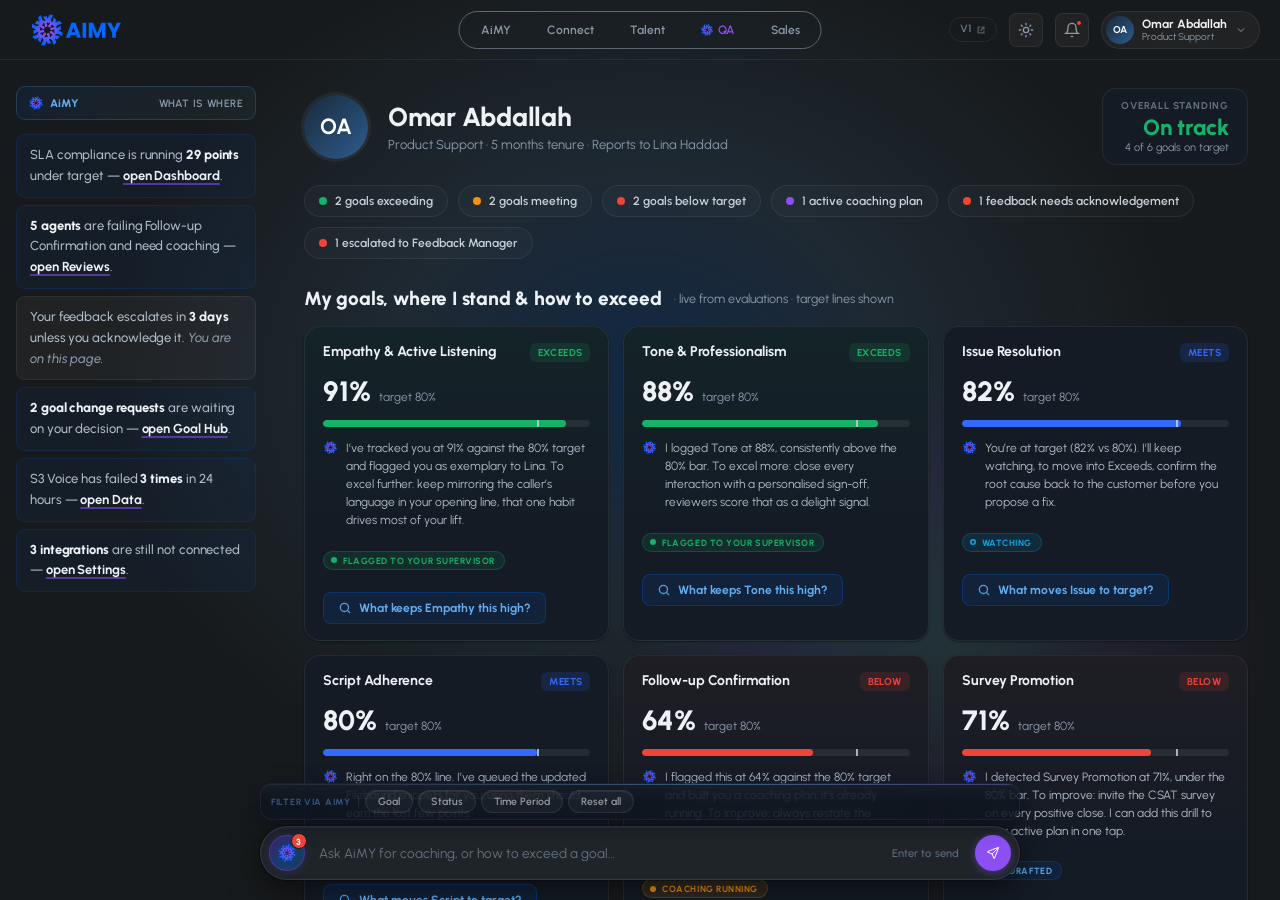
<file: my-profile.html>
<!doctype html>
<html lang="en">
  <head>
    <script>
      /* Theme applied PRE-PAINT, before the stylesheet renders, so the page
         never flashes dark before switching to light (design-system.md §4). */
      (function () {
        try {
          var t = localStorage.getItem('aimy-ds-theme');
          if (t === 'light') document.documentElement.setAttribute('data-theme', 'light');
        } catch (e) {}
      })();
    </script>

    <meta charset="UTF-8" />
    <meta name="viewport" content="width=device-width, initial-scale=1.0, viewport-fit=cover, interactive-widget=resizes-content" />
    <title>AiMY QA · My Profile</title>
    <link rel="icon" type="image/svg+xml" href="favicon.svg" />
    <link
      href="https://fonts.googleapis.com/css2?family=Urbanist:wght@300;400;500;600;700;800&display=swap"
      rel="stylesheet"
    />
    <style>
      *,
      *::before,
      *::after {
        box-sizing: border-box;
        margin: 0;
        padding: 0;
      }

      :root {
        --ai: linear-gradient(104deg, #0066ff 0%, #61adf1 47%, #6fdfe2 100%);
        --d950: #080b10;
        --d900: #0d1117;
        --d850: #141b24;
        --d800: #1c2630;
        --d750: #233040;
        --d700: #2e3d50;
        --d600: #4a5b6e;
        --d500: #637280;
        --d400: #8b9aaa;
        --d300: #b0bcca;
        --d100: #d8e0e8;
        --d50: #eef2f6;
        --brand: #3369ff;
        --brand-dim: rgba(51, 105, 255, 0.15);
        /* QA product accent. TEMPORARY PLACEHOLDER (#8b4ff4 is Talent's purple).
           Must be swapped to QA-specific magenta from Figma logo before v2 ships. */
        --qa-accent: #8b4ff4;
        --qa-accent-rgb: 139, 79, 244;
        --qa-accent-dim: rgba(139, 79, 244, 0.15);
        --teal: #6fdfe2;
        --purple: #8b4ff4;
        --ok: #17b26a;
        --warn: #f79009;
        --err: #f04438;
        --ok-bg: rgba(23, 178, 106, 0.12);
        --warn-bg: rgba(247, 144, 9, 0.12);
        --err-bg: rgba(240, 68, 56, 0.12);
        --transition-fast: 150ms;
        --transition-base: 200ms;
        --motion-hover-lift-sm: translateY(-1px);
        --motion-hover-lift-md: translateY(-2px);
        --body-bg: #171a1c;
        --card-bg: #141b24;
        --card-border: var(--wash-6);
        --card-border-hover: var(--wash-10);
        --sidebar-width: 220px;
        --topbar-height: 60px;
        /* Elevation scale. Dark mode adds light via a top hairline, not dark blur */
        --elev-1: 0 1px 2px rgba(0,0,0,0.4);
        --elev-2: 0 1px 2px rgba(0,0,0,0.35), 0 8px 22px rgba(0,0,0,0.24);
        --elev-3: 0 2px 6px rgba(0,0,0,0.4), 0 18px 48px rgba(0,0,0,0.34);
        /* Motion curves, physical deceleration, never ease-in-out */
        --ease-enter: cubic-bezier(0.32, 0.72, 0, 1);
        --ease-hover: cubic-bezier(0.4, 0, 0.2, 1);
        /* Status surface tints (replace left-border stripes) */
        --tint-ok: rgba(23,178,106,0.055);
        --tint-err: rgba(240,68,56,0.05);
        --tint-accent: rgba(var(--qa-accent-rgb),0.06);

        /* ══ AiMY DS token bridge ══════════════════════════════════════════
       Additive only. Supplies the names the ported doctrine primitives
       resolve against. Changes no existing value.
       Source of truth: design-strategy/design-system.md §1–§3. */
        --d200: #c8d2dc;
        --info: #0ea5e9;
        --info-bg: rgba(14, 165, 233, 0.12);
        --accent: var(--qa-accent);
        --accent-rgb: var(--qa-accent-rgb);
        --accent-dim: var(--qa-accent-dim);
        --ai-text: #61adf1;
        --r-xs: 4px;
        --r-sm: 6px;
        --r-md: 8px;
        --r-lg: 10px;
        --r-xl: 12px;
        --r-2xl: 16px;
        --r-pill: 9999px;
        --hairline: var(--wash-6);
        --card-bg-raised: #1c2630;
        --t-fast: var(--transition-fast, 150ms);
        --t-base: var(--transition-base, 200ms);
        /* Surface washes, every rgba(255,255,255,a) in this file was a
       dark-theme assumption; bucketed here so the theme can flip them. */
        --wash-1: rgba(255,255,255,0.02);
        --wash-2: rgba(255,255,255,0.03);
        --wash-3: rgba(255,255,255,0.04);
        --wash-4: rgba(255,255,255,0.05);
        --wash-5: rgba(255,255,255,0.06);
        --wash-6: rgba(255,255,255,0.07);
        --wash-7: rgba(255,255,255,0.08);
        --wash-8: rgba(255,255,255,0.10);
        --wash-9: rgba(255,255,255,0.12);
        --wash-10: rgba(255,255,255,0.15);
        --wash-11: rgba(255,255,255,0.19);
        --wash-12: rgba(255,255,255,0.25);

        /* ── Gradients (design-system index.html:84-86, verbatim) ── */
        --grad-avatar: linear-gradient(135deg,#7c3aed,#3369ff);
        --grad-ellipse-1: radial-gradient(ellipse at center, rgba(0,102,255,0.18) 0%, rgba(97,173,241,0.1) 28%, transparent 60%);
        --grad-ellipse-2: radial-gradient(ellipse at center, rgba(111,223,226,0.1) 0%, rgba(139,79,244,0.07) 38%, transparent 60%);


        /* Remaining design-system tokens (design-system.md §1 "Surfaces") */
        --card-border-focus: rgba(51,105,255,0.4);
        --panel-bg: rgba(13,17,22,0.95);
        --glass-bg: rgba(20,27,36,0.72);
        --glass-border: rgba(255,255,255,0.08);
        --code-bg: #0b0f14;   /* stays dark in BOTH themes (§4) */

        --font-sans: "Urbanist", system-ui, sans-serif;
        --font-mono: "JetBrains Mono", ui-monospace, monospace;
        /* Strongest text. White on dark, near-black on light, the
       hardcoded #fff values that assumed a dark surface now use this. */
        --text-strong: #ffffff;
      }

      /* ══════════════════════════════════════════════════════════════════
         LIGHT THEME
         ──────────────────────────────────────────────────────────────────
         Ported from the design system (design-strategy/index.html:177).
         design-system.md §4: overrides are TOKEN-LEVEL only, never fork
         component markup per theme. Dark stays the default; light is opt-in
         via <html data-theme="light">, persisted to localStorage under
         `aimy-ds-theme` and applied pre-paint so there is no flash.

         The neutral ramp inverts, so --d50 remains "strongest text" and
         --d950 remains "furthest surface" in both themes and no component
         has to know which theme it is in.
      ══════════════════════════════════════════════════════════════════ */
      :root[data-theme="light"] {
        /* Neutral ramp inverted */
        --d950: #f7fafc;
        --d900: #eef2f6;
        --d850: #e4eaf0;
        --d800: #d8e0e8;
        --d750: #c8d2dc;
        --d700: #b0bcca;
        --d600: #6e7d8d;  /* muted labels, #8b9aaa fails 3:1 on white */
        --d500: #637280;
        --d400: #566472;
        --d300: #3a4653;
        --d200: #2a3540;
        --d100: #1c2630;
        --d50:  #10151b;

        /* Brand tints denser for contrast on white */
        --brand-dim:  rgba(51,105,255,0.12);
        --qa-accent-dim: rgba(139,79,244,0.12);
        --accent-dim: rgba(139,79,244,0.12);
        /* --teal is a light cyan; darken for legible text on white */
        --teal: #0d8f95;

        /* Semantic hues darkened one step, dark-mode mid-tones fail contrast
           as text on white. Tint backgrounds stay pale. */
        --ok:   #0e9257;
        --warn: #b26205;
        --err:  #d92d20;
        --info: #067dc2;
        --ok-bg:   rgba(23,178,106,0.14);
        --warn-bg: rgba(247,144,9,0.14);
        --err-bg:  rgba(240,68,56,0.14);
        --info-bg: rgba(14,165,233,0.14);

        /* Surfaces */
        --body-bg:           #f4f6f9;
        --card-bg:           #ffffff;
        --card-bg-raised:    #f7f9fc;
        --card-border:       rgba(16,24,40,0.10);
        --card-border-hover: rgba(16,24,40,0.18);

        /* Theme-aware helpers */
        --ai-text: #1f5fd0;
        --hairline: rgba(16,24,40,0.09);
        --text-strong: #10151b;

        /* Elevation, cooler, softer on light */
        --elev-1: 0 1px 2px rgba(16,24,40,0.08);
        --elev-2: 0 1px 2px rgba(16,24,40,0.06), 0 8px 22px rgba(16,24,40,0.10);
        --elev-3: 0 2px 6px rgba(16,24,40,0.08), 0 18px 48px rgba(16,24,40,0.12);

        /* Status surface tints */
        --tint-ok: rgba(23,178,106,0.07);
        --tint-err: rgba(240,68,56,0.06);
        --tint-warn: rgba(247,144,9,0.07);
        --tint-accent: rgba(139,79,244,0.06);

        /* Surface washes, ink instead of white (see --wash-* above) */
        --wash-1: rgba(16,24,40,0.03);
        --wash-2: rgba(16,24,40,0.04);
        --wash-3: rgba(16,24,40,0.05);
        --wash-4: rgba(16,24,40,0.065);
        --wash-5: rgba(16,24,40,0.075);
        --wash-6: rgba(16,24,40,0.09);
        --wash-7: rgba(16,24,40,0.1);
        --wash-8: rgba(16,24,40,0.13);
        --wash-9: rgba(16,24,40,0.15);
        --wash-10: rgba(16,24,40,0.19);
        --wash-11: rgba(16,24,40,0.24);
        --wash-12: rgba(16,24,40,0.3);

        /* Ellipses: same hues at ~1/3 alpha. The design system defines no
           light variant; at dark alphas these read as haze on a white body. */
        --grad-ellipse-1: radial-gradient(ellipse at center, rgba(0,102,255,0.07) 0%, rgba(97,173,241,0.04) 28%, transparent 60%);
        --grad-ellipse-2: radial-gradient(ellipse at center, rgba(111,223,226,0.05) 0%, rgba(139,79,244,0.035) 38%, transparent 60%);


        --panel-bg: rgba(255,255,255,0.96);
        --glass-bg: rgba(255,255,255,0.85);
        --glass-border: rgba(16,24,40,0.10);
        /* --card-border-focus and --code-bg are identical in both themes */
      }

      /* ── Scoped chrome corrections ────────────────────────────────────
         design-system.md §4 allows "a small set of scoped chrome/component
         rules" beyond the token layer. These are the places where a value is
         structurally dark rather than tokenised. */
      :root[data-theme="light"] body { background: var(--body-bg); }
      /* The AiMY float bar and canvas are dark glass in dark; light glass in light. */
      /* The float bar keeps its full treatment in light, surface, visible
         border, elevation and the accent focus ring. The first pass flattened
         it to plain white, which read as borderless. */
      :root[data-theme="light"] .aimy-float-bar {
        background: #ffffff;
        border: 1px solid rgba(16,24,40,0.14);
        box-shadow: 0 8px 32px rgba(16,24,40,0.10),
                    0 0 0 1px rgba(16,24,40,0.03),
                    inset 0 1px 0 rgba(255,255,255,0.9);
      }
      :root[data-theme="light"] .aimy-float-bar:focus-within {
        border-color: rgba(var(--qa-accent-rgb), 0.55);
        box-shadow: 0 12px 40px rgba(16,24,40,0.14),
                    0 0 0 3px rgba(var(--qa-accent-rgb), 0.16),
                    0 0 24px rgba(var(--qa-accent-rgb), 0.10);
      }
      :root[data-theme="light"] .aimy-overlay { background: rgba(244,246,249,0.86); }
      :root[data-theme="light"] .overlay-input-bar,
      :root[data-theme="light"] .msg-bubble { background: var(--card-bg); }
      :root[data-theme="light"] .chat-msg.user .msg-bubble { background: var(--qa-accent-dim); color: var(--d50); }
      /* ── Solid semantic fills in light ────────────────────────────────
         These chips use DARK text on a bright fill, which reads well against
         dark-theme --ok (#17b26a, 6.6:1). Light darkens --ok to #0e9257 for
         text legibility, and dark-on-dark-green drops to 3.5:1. White on the
         same fill is 4.1:1, so the text inverts rather than the fill, the
         chip keeps its meaning and its colour. */
      :root[data-theme="light"] .ag-act.yes,
      :root[data-theme="light"] .fbt-act.yes,
      :root[data-theme="light"] .ag-act.primary,
      :root[data-theme="light"] .mb-action.primary,
      :root[data-theme="light"] .notif-cta.primary-p1,
      :root[data-theme="light"] .notif-cta.primary-p2,
      :root[data-theme="light"] .k-action-primary,
      :root[data-theme="light"] .ins-act,
      :root[data-theme="light"] .hrp-attn-action,
      :root[data-theme="light"] .dismiss-reason-confirm { color: #fff; }
      :root[data-theme="light"] .ag-act.yes:hover,
      :root[data-theme="light"] .fbt-act.yes:hover,

      /* ── Filter strip: original dark identity restored ────────────────
         The light-contrast pass replaced two muted values with full-strength
         tokens. The chip text went from 55% white to solid --d300 and the
         label from a 45% blue to --ai-text, which brightened the strip and
         changed its look. The dark values below are the originals; light gets
         its own muted equivalents rather than the dark ones being altered. */
      :root[data-theme="light"] .filter-chip { color: rgba(16,24,40,0.62); }
      :root[data-theme="light"] .filter-tray-label { color: rgba(31,95,208,0.72); }
      :root[data-theme="light"] .filter-chip:hover { color: rgba(16,24,40,0.92); }

      /* Solid-green confirm buttons: dark text works on dark-theme --ok
         (#17b26a) but not on light's darker #0e9257. */
      :root[data-theme="light"] .fbt-fb.yes,
      :root[data-theme="light"] .fbt-fb.yes:hover { color: #fff; }

      /* ── Sidebar nav items, design-system .ds-nav-link (index.html:483)
         Item-level only. The topnav and sidebar keep their original
         transparent backgrounds; the design system's translucent+blurred
         chrome is a different shell treatment and is not applied here. */

      .nav-item:hover { background: var(--wash-3); color: var(--d200); }
      :root[data-theme="light"] .nav-item:hover { background: rgba(16,24,40,0.05); color: var(--d100); }
      :root[data-theme="light"] .sidebar-section-label { color: var(--d500); }

      /* The float bar's mark sits on a dark navy puck built for dark mode.
         On a white bar that reads as a heavy hole, so light gets a pale
         accent wash and the brand-gradient logo carries the colour. */
      :root[data-theme="light"] .aimy-float-icon {
        background: linear-gradient(135deg, rgba(139,79,244,0.14) 0%, rgba(51,105,255,0.12) 100%);
        border-color: rgba(139,79,244,0.28);
        box-shadow: 0 0 12px rgba(139,79,244,0.12);
      }
      :root[data-theme="light"] .overlay-badge { background: var(--wash-2); }

      /* The design-system toast is dark glass; light needs its own surface or
         its title, sub and Undo all sit near-invisible on it. */
      :root[data-theme="light"] .aimy-toast {
        background: rgba(255, 255, 255, 0.92);
        border-color: var(--card-border);
        box-shadow: 0 12px 40px rgba(16,24,40,0.16), 0 0 0 1px rgba(16,24,40,0.04);
      }
      :root[data-theme="light"] .aimy-toast-divider { background: var(--hairline); }

      /* Scrollbars */
      /* Panels whose fill is a literal dark colour rather than a token. */
      :root[data-theme="light"] .filter-tray-inner { background: rgba(255,255,255,0.97); border-color: var(--card-border); }
      :root[data-theme="light"] .overlay-input-bar,
      :root[data-theme="light"] .aimy-float-bar { border-color: var(--card-border); }
      :root[data-theme="light"] .v2-dropdown-panel,
      :root[data-theme="light"] .tl-dd-menu,
      :root[data-theme="light"] .menu,
      :root[data-theme="light"] .eval-causes-float { background: var(--card-bg); border-color: var(--card-border); }
      :root[data-theme="light"] .modal { background: var(--card-bg); }
      :root[data-theme="light"] ::-webkit-scrollbar-thumb { background: rgba(16,24,40,0.18); }
      :root[data-theme="light"] ::-webkit-scrollbar-thumb:hover { background: rgba(16,24,40,0.30); }
      /* The background blob is tuned for a dark canvas */
      /* Solid-fill buttons keep white text in both themes */
      :root[data-theme="light"] .em-direct,
      :root[data-theme="light"] .btn-brand { color: #fff; }

      /* Tabular figures everywhere numbers change, so layout never shifts */
      .goal-current, .goal-target, .prof-standing-val, .prof-standing-sub, .coach-prog-pct,
      .fb-goal-chip b, .empfb-chip b, .tl-when { font-variant-numeric: tabular-nums; font-feature-settings: "tnum" 1; }
      @media (prefers-reduced-motion: reduce) {
        *, *::before, *::after { animation-duration: 0.01ms !important; animation-iteration-count: 1 !important; transition-duration: 0.01ms !important; scroll-behavior: auto !important; }
      }

      *:focus { outline: none; }
      button:focus-visible,
      [role="button"]:focus-visible,
      a:focus-visible,
      input:focus-visible,
      textarea:focus-visible,
      .nav-item:focus-visible {
        outline: 2px solid var(--brand);
        outline-offset: 2px;
        border-radius: 8px;
      }

      body {
        font-family: "Urbanist", sans-serif;
        background: var(--body-bg);
        color: var(--d50);
        height: 100vh;
        display: flex;
        flex-direction: column;
        overflow: hidden;
        position: relative;
      }

      #appEllipse {
        position: fixed;
        inset: 0;
        pointer-events: none;
        z-index: 0;
        overflow: hidden;
      }
      #appEllipse::before {
        content: "";
        position: absolute;
        top: 42%;
        left: 50%;
        transform: translate(-50%, -50%);
        width: 1300px;
        height: 1050px;
        background: var(--grad-ellipse-1);
      }
      #appEllipse::after {
        content: "";
        position: absolute;
        bottom: -8%;
        right: -4%;
        width: 750px;
        height: 650px;
        background: var(--grad-ellipse-2);
      }

      /* ══ APP SHELL ══════════════════════════════════════════════════ */
      .app-topnav {
        height: var(--topbar-height);
        background: transparent;
        border-bottom: 1px solid var(--wash-6);
        display: flex;
        align-items: center;
        padding: 0 20px 0 24px;
        flex-shrink: 0;
        position: relative;
        z-index: 100;
      }
      .topnav-logo { display: flex; align-items: center; gap: 10px; flex-shrink: 0; padding-right: 20px; margin-right: 4px; }
      .topnav-logo-mark { display: flex; align-items: center; flex-shrink: 0; }
      .topnav-tabs {
        position: absolute;
        left: 50%;
        transform: translateX(-50%);
        display: flex;
        align-items: center;
        gap: 0;
        justify-content: center;
        pointer-events: none;
      }
      .topnav-tabs > * { pointer-events: auto; }
      /* The right-hand cluster keeps its own edge; the spacer absorbs the
         difference so nothing fights the absolutely-centred strip. */
      .topnav-spacer { flex: 1; }
      .topnav-tabs-inner { display: flex; align-items: center; border: 0.75px solid #5b6771; border-radius: 24px; padding: 4px; gap: 2px; }
      .topnav-tab {
        display: flex; align-items: center; gap: 4px; padding: 6px 16px; border-radius: 20px;
        font-size: 12px; font-weight: 600; color: var(--d400); cursor: pointer;
        transition: background var(--transition-fast), color var(--transition-fast); border: 1px solid transparent; white-space: nowrap;
        text-decoration: none;
      }
      .topnav-tab:hover { background: var(--wash-4); color: #e8edf2; }
      .topnav-tab.active { color: var(--qa-accent); }
      .topnav-tab svg { width: 13px; height: 14px; flex-shrink: 0; }
      .topnav-right { display: flex; align-items: center; gap: 12px; flex-shrink: 0; }
      .topnav-bell {
        width: 34px; height: 34px; border-radius: 8px; background: var(--wash-3);
        border: 1px solid var(--wash-7); display: flex; align-items: center; justify-content: center;
        cursor: pointer; color: var(--d400); position: relative;
      }
      .topnav-bell svg { width: 16px; height: 16px; stroke: currentColor; fill: none; stroke-width: 2; }
      .bell-dot { position: absolute; top: 6px; right: 6px; width: 6px; height: 6px; border-radius: 50%; background: var(--err); border: 1.5px solid var(--body-bg); }

      /* ── Notifications panel ───────────────────────────────────
         Prefix is ntf-, not notif- : .notif-* is an unrelated in-canvas alert
         card family that already exists in three of these files.

         Tokens are restricted to the set declared in ALL six files' dark :root.
         --body-bg, --wash-5, --r-md, --r-lg, --font-sans and --elev-2 are each
         missing from at least two of them, so the radii, the shadow and the
         font stack are literals rather than silently-unset var() calls. */
      .ntf-anchor { position: relative; display: flex; align-items: center; flex-shrink: 0; }
      .topnav-bell:focus-visible { outline: 2px solid var(--qa-accent); outline-offset: 2px; }
      .bell-dot[hidden] { display: none; }

      .ntf-panel {
        position: absolute;
        top: calc(100% + 8px);
        right: 0;
        z-index: 300;
        width: 360px;
        max-width: calc(100vw - 32px);
        max-height: min(70vh, 520px);
        overflow-y: auto;
        background: var(--card-bg);
        border: 1px solid var(--card-border);
        border-radius: 14px;
        padding: 6px;
        box-shadow: 0 12px 40px rgba(0, 0, 0, 0.45), 0 0 0 1px rgba(0, 0, 0, 0.2);
        font-family: "Urbanist", sans-serif;
        text-align: left;
      }
      .ntf-panel[hidden] { display: none; }

      /* Scrollbar, matching .dashboard-scroll / .overlay-thread rather than
         leaving the browser default sitting inside a 14px-radius card.
         --wash-6 and --card-border are the only wash/border tokens declared in
         all six files' dark roots; --wash-8/--wash-11 used elsewhere are not. */
      .ntf-panel { scrollbar-width: thin; scrollbar-color: var(--wash-6) transparent; }
      .ntf-panel::-webkit-scrollbar { width: 6px; }
      .ntf-panel::-webkit-scrollbar-track { background: transparent; }
      .ntf-panel::-webkit-scrollbar-thumb { background: var(--wash-6); border-radius: 4px; }
      .ntf-panel::-webkit-scrollbar-thumb:hover { background: var(--card-border); }

      .ntf-head { display: flex; align-items: center; gap: 8px; padding: 8px 10px 10px; }
      .ntf-head b { font-size: 12px; font-weight: 800; color: var(--d50); letter-spacing: 0.01em; }
      .ntf-count {
        font-size: 10px; font-weight: 700; padding: 1px 7px; border-radius: 9999px;
        background: rgba(var(--qa-accent-rgb), 0.16); color: var(--qa-accent);
        font-variant-numeric: tabular-nums;
      }
      .ntf-count[hidden] { display: none; }
      .ntf-clear {
        margin-left: auto; background: none; border: 0; cursor: pointer;
        font-family: inherit; font-size: 10.5px; font-weight: 600; color: var(--d500);
        padding: 2px 4px; border-radius: 6px;
        transition: color var(--transition-fast);
      }
      .ntf-clear:hover { color: var(--d100); }
      .ntf-clear:focus-visible { outline: 2px solid var(--qa-accent); outline-offset: 1px; }

      .ntf-list { list-style: none; margin: 0; padding: 0; display: flex; flex-direction: column; gap: 2px; }
      .ntf-row {
        display: flex; gap: 9px; padding: 10px; border-radius: 10px;
        transition: background var(--transition-fast), opacity var(--transition-fast);
      }
      .ntf-row:hover { background: var(--wash-3); }
      .ntf-row.is-read { opacity: 0.45; }
      .ntf-sev { width: 6px; height: 6px; border-radius: 50%; margin-top: 6px; flex-shrink: 0; background: var(--d500); }
      .ntf-sev.p1 { background: var(--err); }
      .ntf-sev.p2 { background: var(--warn); }
      .ntf-sev.p3 { background: var(--qa-accent); }
      .ntf-row-main { flex: 1; min-width: 0; }
      .ntf-row-head { display: flex; align-items: baseline; gap: 8px; margin-bottom: 3px; }
      .ntf-row-type { font-size: 11px; font-weight: 800; color: var(--d50); }
      .ntf-row-when { margin-left: auto; font-size: 10px; color: var(--d500); flex-shrink: 0; }
      .ntf-row-body { margin: 0 0 7px; font-size: 11.5px; line-height: 1.5; color: var(--d400); }
      .ntf-row-cta {
        font-family: inherit; font-size: 10.5px; font-weight: 700; cursor: pointer;
        padding: 4px 10px; border-radius: 9999px;
        background: rgba(var(--qa-accent-rgb), 0.12); color: var(--qa-accent);
        border: 1px solid rgba(var(--qa-accent-rgb), 0.26);
        transition: background var(--transition-fast), border-color var(--transition-fast);
      }
      .ntf-row-cta:hover { background: rgba(var(--qa-accent-rgb), 0.2); border-color: rgba(var(--qa-accent-rgb), 0.4); }
      .ntf-row-cta:focus-visible { outline: 2px solid var(--qa-accent); outline-offset: 2px; }

      .ntf-foot { padding: 8px 4px 4px; border-top: 1px solid var(--wash-6); margin-top: 6px; }
      .ntf-foot-btn {
        width: 100%; font-family: inherit; font-size: 11px; font-weight: 700; cursor: pointer;
        padding: 8px; border-radius: 9px; background: var(--wash-3);
        border: 1px solid var(--wash-6); color: var(--d300);
        transition: background var(--transition-fast), color var(--transition-fast);
      }
      .ntf-foot-btn:hover { background: var(--wash-6); color: var(--d50); }
      .ntf-foot-btn:focus-visible { outline: 2px solid var(--qa-accent); outline-offset: 2px; }
      .ntf-empty { padding: 22px 12px; text-align: center; font-size: 11.5px; color: var(--d500); }

      @media (prefers-reduced-motion: reduce) {
        .ntf-row, .ntf-row-cta, .ntf-foot-btn, .ntf-clear { transition: none; }
      }
      .topnav-user {
        display: flex; align-items: center; gap: 8px; padding: 4px 12px 4px 4px; border-radius: 20px;
        background: var(--wash-3); border: 1px solid var(--wash-7); cursor: pointer;
      }
      .topnav-avatar { width: 28px; height: 28px; border-radius: 50%; background: linear-gradient(135deg, #1a2a3a, #2d5c8e); color: #fff; display: flex; align-items: center; justify-content: center; font-size: 10px; font-weight: 700; flex-shrink: 0; }
      .topnav-user-info { display: flex; flex-direction: column; gap: 2px; }
      .topnav-user-name { font-size: 12px; font-weight: 700; color: var(--d50); line-height: 1; }
      .topnav-user-role { font-size: 10px; color: var(--d400); line-height: 1; }
      .topnav-user svg { width: 12px; height: 12px; color: var(--d400); }

      /* Version link, a destination, not a state you toggle. Quieter than a
         product tab so it reads as chrome. Tokens limited to ones declared in
         every file's dark :root; the radius is a literal because --r-pill is
         undeclared in goal-browser.html and data-ingestion.html. */
      .ver-link {
        display: inline-flex;
        align-items: center;
        gap: 5px;
        flex-shrink: 0;
        padding: 4px 10px;
        border-radius: 9999px;
        font-family: "Urbanist", sans-serif;
        font-size: 10.5px;
        font-weight: 700;
        letter-spacing: 0.02em;
        line-height: 1.4;
        color: var(--d500);
        text-decoration: none;
        border: 1px solid var(--wash-6);
        transition: background var(--transition-fast), color var(--transition-fast), border-color var(--transition-fast);
      }
      .ver-link:hover { background: var(--wash-6); color: var(--d100); border-color: var(--card-border); }
      .ver-link:focus-visible { outline: 2px solid var(--qa-accent); outline-offset: 2px; }
      .ver-link-ico { width: 10px; height: 10px; opacity: 0.75; }

      .app-body { display: flex; flex: 1; min-height: 0; position: relative; z-index: 1; background: transparent; }
      .app-sidebar { width: var(--sidebar-width); background: transparent; display: flex; flex-direction: column; flex-shrink: 0; }
      .sidebar-nav { padding: 24px 16px; display: flex; flex-direction: column; gap: 4px; overflow-y: auto; flex: 1; min-height: 0; }
      .sidebar-nav::-webkit-scrollbar { width: 4px; }
      .sidebar-nav::-webkit-scrollbar-thumb { background: var(--wash-5); border-radius: 2px; }
      .sidebar-section-label { font-size: 10px; font-weight: 700; letter-spacing: 0.12em; text-transform: uppercase; color: var(--d500); padding: 4px 16px 6px; margin-top: 16px; }
      .sidebar-section-label:first-child { margin-top: 0; }
      .nav-item {
        display: flex; align-items: center; gap: 12px; padding: 11px 16px; border-radius: 8px; color: var(--d400);
        font-size: 13px; font-weight: 600; cursor: pointer;
        transition: background var(--transition-base), color var(--transition-base), border-color var(--transition-base);
        border: 1px solid transparent; text-decoration: none;
      }
      .nav-item:hover { background: var(--wash-3); color: var(--d300); border-color: var(--wash-4); }
      .nav-item.active { background: var(--qa-accent-dim); color: var(--qa-accent); border-color: rgba(var(--qa-accent-rgb), 0.22); box-shadow: 0 0 20px rgba(var(--qa-accent-rgb), 0.08); }
      .nav-item svg { width: 16px; height: 16px; fill: none; stroke: currentColor; stroke-width: 2; }

      .app-main { flex: 1; display: flex; flex-direction: column; min-width: 0; position: relative; background: transparent; }
      .profile-scroll { flex: 1; overflow-y: auto; padding: 28px 32px 140px; }
      .profile-scroll::-webkit-scrollbar { width: 8px; }
      .profile-scroll::-webkit-scrollbar-thumb { background: var(--wash-7); border-radius: 4px; }

      /* ══ PAGE HEADER ═══════════════════════════════════════════════ */
      .prof-hero {
        display: flex; align-items: center; gap: 20px; margin-bottom: 8px;
      }
      .prof-hero-avatar {
        width: 64px; height: 64px; border-radius: 50%; flex-shrink: 0;
        background: linear-gradient(135deg, #1a2a3a, #2d5c8e); color: #fff;
        display: flex; align-items: center; justify-content: center; font-size: 22px; font-weight: 700;
        box-shadow: 0 0 0 3px var(--wash-4);
      }
      .prof-hero-info h1 { font-size: 26px; font-weight: 800; letter-spacing: -0.01em; }
      .prof-hero-meta { font-size: 13px; color: var(--d400); margin-top: 4px; }
      .prof-hero-spacer { flex: 1; }
      .prof-standing {
        text-align: right; padding: 10px 18px; border-radius: 14px; border: 1px solid var(--card-border); background: var(--card-bg);
      }
      .prof-standing-label { font-size: 10px; text-transform: uppercase; letter-spacing: 0.08em; color: var(--d500); font-weight: 700; }
      .prof-standing-val { font-size: 22px; font-weight: 800; color: var(--ok); margin-top: 2px; }
      .prof-standing-sub { font-size: 11px; color: var(--d400); }

      .prof-summary-bar {
        display: flex; gap: 10px; margin: 20px 0 28px; flex-wrap: wrap;
      }
      .prof-pill {
        display: inline-flex; align-items: center; gap: 8px; padding: 8px 14px; border-radius: 999px;
        font-size: 12px; font-weight: 600; border: 1px solid var(--card-border); background: var(--wash-1); color: var(--d200);
      }
      .prof-pill .dot { width: 8px; height: 8px; border-radius: 50%; }
      .dot.ok { background: var(--ok); } .dot.warn { background: var(--warn); } .dot.err { background: var(--err); }

      /* ══ SECTION SCAFFOLD ══════════════════════════════════════════ */
      .prof-section { margin-bottom: 34px; }
      .prof-section-head { display: flex; align-items: center; gap: 12px; margin-bottom: 16px; }
      .prof-section-head h2 { font-size: 19px; font-weight: 800; letter-spacing: -0.01em; }
      .prof-section-head .sub { font-size: 12.5px; color: var(--d400); }
      .prof-section-head .spacer { flex: 1; }

      .card {
        background: var(--card-bg); border: 1px solid var(--card-border); border-radius: 18px; padding: 18px 20px;
        box-shadow: var(--elev-1);
      }

      /* ── goal cards ── */
      .goal-grid { display: grid; grid-template-columns: repeat(auto-fill, minmax(300px, 1fr)); gap: 14px; }
      .goal-card {
        background: var(--card-bg); border: 1px solid var(--card-border); border-radius: 16px; padding: 16px 18px;
        display: flex; flex-direction: column; gap: 12px; position: relative; overflow: hidden;
        box-shadow: var(--elev-1);
        transition: border-color 200ms var(--ease-hover), transform 200ms var(--ease-hover), box-shadow 200ms var(--ease-hover);
      }
      .goal-card.exceed { background: linear-gradient(180deg, var(--tint-ok), transparent 62%), var(--card-bg); }
      .goal-card.below { background: linear-gradient(180deg, var(--tint-err), transparent 62%), var(--card-bg); }
      .goal-card:hover { border-color: var(--card-border-hover); transform: translateY(-2px); box-shadow: var(--elev-2); }
      .goal-card:active { transform: translateY(0) scale(0.995); transition-duration: 90ms; }
      .goal-card-top { display: flex; align-items: flex-start; justify-content: space-between; gap: 10px; }
      .goal-name { font-size: 14px; font-weight: 700; }
      .goal-tag { font-size: 10px; font-weight: 700; padding: 3px 8px; border-radius: 6px; text-transform: uppercase; letter-spacing: 0.04em; white-space: nowrap; }
      .goal-tag.exceed { background: var(--ok-bg); color: var(--ok); }
      .goal-tag.meets { background: var(--brand-dim); color: var(--brand); }
      .goal-tag.below { background: var(--err-bg); color: var(--err); }
      .goal-values { display: flex; align-items: baseline; gap: 8px; }
      .goal-current { font-size: 28px; font-weight: 800; }
      .goal-target { font-size: 12px; color: var(--d400); }
      .goal-bar { height: 7px; border-radius: 4px; background: var(--wash-6); overflow: hidden; position: relative; }
      .goal-bar-fill { height: 100%; border-radius: 4px; }
      .goal-bar-fill.exceed { background: var(--ok); } .goal-bar-fill.meets { background: var(--brand); } .goal-bar-fill.below { background: var(--err); }
      .goal-bar-target { position: absolute; top: -2px; width: 2px; height: 11px; background: var(--d200); opacity: 0.8; }
      .goal-hint { font-size: 12px; color: var(--d300); line-height: 1.5; display: flex; gap: 8px; align-items: flex-start; }
      .goal-hint .ai-ico { width: 15px; height: 15px; flex-shrink: 0; margin-top: 1px; }
      .goal-coach-btn {
        align-self: flex-start; display: inline-flex; align-items: center; gap: 6px; font-family: inherit; cursor: pointer;
        font-size: 11.5px; font-weight: 700; padding: 7px 12px; border-radius: 8px;
        background: var(--qa-accent-dim); color: var(--qa-accent); border: 1px solid rgba(var(--qa-accent-rgb), 0.28);
        transition: background 150ms var(--ease-hover), transform 150ms var(--ease-hover);
      }
      .goal-coach-btn:hover { background: rgba(var(--qa-accent-rgb), 0.22); }
      .goal-coach-btn:active { transform: scale(0.97); }
      .goal-coach-btn svg { width: 13px; height: 13px; }

      /* ── Goals timeline ── */
      .timeline { position: relative; padding-left: 6px; }
      .tl-row { display: grid; grid-template-columns: 26px 1fr; gap: 14px; position: relative; }
      .tl-row:not(:last-child) { padding-bottom: 20px; }
      .tl-marker { display: flex; flex-direction: column; align-items: center; }
      .tl-dot { width: 14px; height: 14px; border-radius: 50%; border: 2px solid var(--body-bg); flex-shrink: 0; z-index: 1; }
      .tl-dot.done { background: var(--ok); } .tl-dot.active { background: var(--qa-accent); box-shadow: 0 0 0 4px rgba(var(--qa-accent-rgb),0.18); } .tl-dot.up { background: var(--d600); }
      .tl-line { width: 2px; flex: 1; background: var(--wash-8); margin-top: 2px; }
      .tl-body { padding-bottom: 2px; }
      .tl-when { font-size: 11px; color: var(--d500); font-weight: 700; text-transform: uppercase; letter-spacing: 0.04em; }
      .tl-title { font-size: 14px; font-weight: 700; margin-top: 2px; }
      .tl-title .badge { font-size: 10px; font-weight: 700; padding: 2px 7px; border-radius: 5px; margin-left: 8px; vertical-align: middle; }
      .badge.done { background: var(--ok-bg); color: var(--ok); } .badge.active { background: var(--qa-accent-dim); color: var(--qa-accent); } .badge.up { background: var(--wash-5); color: var(--d400); }
      .tl-desc { font-size: 12.5px; color: var(--d400); margin-top: 4px; line-height: 1.5; }

      /* ── Feedback inbox ── */
      .fb-list { display: flex; flex-direction: column; gap: 12px; }
      .fb-card {
        background: var(--card-bg); border: 1px solid var(--card-border); border-radius: 16px; padding: 16px 18px;
        display: flex; flex-direction: column; gap: 12px; position: relative; box-shadow: var(--elev-1);
        transition: border-color 200ms var(--ease-hover), box-shadow 200ms var(--ease-hover);
      }
      .fb-card:hover { box-shadow: var(--elev-2); }
      .fb-card.negative { background: linear-gradient(180deg, var(--tint-err), transparent 55%), var(--card-bg); border-color: rgba(240,68,56,0.18); }
      .fb-card.positive { background: linear-gradient(180deg, var(--tint-ok), transparent 55%), var(--card-bg); border-color: rgba(23,178,106,0.18); }
      .fb-card.is-resolved { opacity: 0.72; }
      .fb-top { display: flex; align-items: center; gap: 10px; }
      .fb-type { font-size: 10px; font-weight: 800; text-transform: uppercase; letter-spacing: 0.05em; padding: 3px 9px; border-radius: 6px; }
      .fb-type.positive { background: var(--ok-bg); color: var(--ok); }
      .fb-type.negative { background: var(--err-bg); color: var(--err); }
      .fb-from { font-size: 12px; color: var(--d300); font-weight: 600; }
      .fb-date { font-size: 11px; color: var(--d500); margin-left: auto; }
      .fb-goals { display: flex; flex-wrap: wrap; gap: 6px; }
      .fb-goal-chip { font-size: 11px; font-weight: 600; padding: 4px 10px; border-radius: 999px; background: var(--wash-4); color: var(--d200); border: 1px solid var(--card-border); }
      /* A quarter's goals carry an ordinal rating, so the chip carries its
         colour — four Belows in a row is the shape of the quarter, and a row
         of identical grey chips hides it. */
      .fb-goal-chip.fb-rate-exceeds,
      .fb-goal-chip.fb-rate-meets { background: rgba(23,178,106,0.13); color: var(--ok); border-color: rgba(23,178,106,0.26); }
      .fb-goal-chip.fb-rate-below { background: rgba(247,144,9,0.13); color: var(--warn); border-color: rgba(247,144,9,0.26); }
      .fb-goal-chip.fb-rate-fail  { background: rgba(240,68,56,0.13); color: var(--err); border-color: rgba(240,68,56,0.26); }
      .fb-chip-n { opacity: 0.72; font-weight: 600; }
      /* Rated on one or two interactions. The manager saw this flagged in
         the wizard; the agent has to see it too, or they read a Fail without
         knowing how little it rests on — and that is the half of the
         evaluation they would be justifying. Dashed, plus a title, never
         colour alone. */
      .fb-goal-chip.is-thin { border-style: dashed; }
      .fb-goal-chip.is-thin::after {
        content: "thin"; margin-left: 6px; font-size: 9px; font-weight: 800;
        letter-spacing: 0.04em; text-transform: uppercase; opacity: 0.8;
      }
      .fb-period {
        font-size: 10px; font-weight: 800; text-transform: uppercase; letter-spacing: 0.05em;
        padding: 3px 9px; border-radius: 6px;
        background: var(--accent-dim); color: var(--accent);
      }
      .fb-goal-chip b { color: var(--d50); }
      .fb-insight { font-size: 12.5px; color: var(--d300); line-height: 1.55; display: flex; gap: 8px; align-items: flex-start; padding: 10px 12px; background: rgba(var(--qa-accent-rgb),0.06); border: 1px solid rgba(var(--qa-accent-rgb),0.16); border-radius: 10px; }
      .fb-insight .ai-ico { width: 15px; height: 15px; flex-shrink: 0; margin-top: 1px; }
      .fb-actions { display: flex; gap: 8px; align-items: center; flex-wrap: wrap; }
      .fb-btn { display: inline-flex; align-items: center; gap: 6px; font-family: inherit; cursor: pointer; font-size: 12px; font-weight: 700; padding: 8px 14px; border-radius: 8px; border: 1px solid transparent; transition: background 150ms var(--ease-hover), border-color 150ms var(--ease-hover), color 150ms var(--ease-hover), transform 150ms var(--ease-hover); }
      .fb-btn:active { transform: scale(0.97); }
      .fb-btn svg { width: 13px; height: 13px; }
      .fb-btn.ack { background: var(--ok); color: #06210f; }
      .fb-btn.ack:hover { filter: brightness(1.08); }
      .fb-btn.justify { background: var(--wash-4); color: var(--d200); border-color: var(--card-border); }
      .fb-btn.justify:hover { border-color: var(--err); color: var(--err); }
      .fb-btn.ghost { background: transparent; color: var(--d400); }
      .fb-btn.ghost:hover { color: var(--d200); }
      .fb-btn.review { background: rgba(111,223,226,0.10); color: var(--teal); border-color: rgba(111,223,226,0.28); }
      .fb-btn.review:hover { background: rgba(111,223,226,0.18); }
      /* loop-state, reused concept from Reviews for ack/justify status */
      .loop-state { display: inline-flex; align-items: center; gap: 7px; font-size: 12px; font-weight: 700; padding: 7px 12px; border-radius: 8px; }
      .loop-state svg { width: 13px; height: 13px; }
      .loop-state.acknowledged { background: var(--ok-bg); color: var(--ok); }
      .loop-state.justifyd { background: var(--warn-bg); color: var(--warn); }
      .loop-state.upheld { background: var(--ok-bg); color: var(--ok); }
      .loop-state.declined { background: var(--wash-4); color: var(--d300); }
      .loop-state.escalated { background: var(--err-bg); color: var(--err); }
      .fb-reminder { font-size: 12px; color: var(--warn); border-top: 1px dashed rgba(247,144,9,0.22); padding-top: 10px; display: flex; align-items: flex-start; gap: 8px; }
      .fb-reminder svg { width: 14px; height: 14px; flex-shrink: 0; margin-top: 1px; }
      /* AiMY canvas reminder cards, notifications live in the canvas, mirroring the dashboard */
      .rem-card { max-width: 520px; background: rgba(20,27,36,.6); border: 1px solid var(--wash-8); border-radius: 12px; overflow: hidden; }
      .rem-card.warn { border-color: rgba(247,144,9,.22); } .rem-card.err { border-color: rgba(240,68,56,.22); } .rem-card.ok { border-color: rgba(23,178,106,.22); }
      .rem-head { display: flex; align-items: center; gap: 8px; padding: 10px 14px 8px; border-bottom: 1px solid var(--wash-5); }
      .rem-dot { width: 7px; height: 7px; border-radius: 50%; flex-shrink: 0; }
      .rem-type { font-size: 10px; font-weight: 800; text-transform: uppercase; letter-spacing: .05em; color: var(--d400); }
      .rem-when { margin-left: auto; font-size: 10.5px; color: var(--d500); font-variant-numeric: tabular-nums; }
      .rem-body { padding: 10px 14px; font-size: 13px; font-weight: 500; color: var(--d100); line-height: 1.5; }
      .rem-acts { display: flex; gap: 6px; flex-wrap: wrap; padding: 8px 14px; border-top: 1px solid var(--wash-4); background: rgba(0,0,0,.1); }
      .rem-cta { font-family: "Urbanist", sans-serif; font-size: 11px; font-weight: 700; padding: 5px 12px; border-radius: 8px; cursor: pointer; border: 1px solid transparent; transition: background var(--transition-fast); }
      .rem-cta.primary { background: rgba(var(--qa-accent-rgb),.14); color: var(--qa-accent); border-color: rgba(var(--qa-accent-rgb),.28); }
      .rem-cta.primary:hover { background: rgba(var(--qa-accent-rgb),.22); }
      .rem-cta.ghost { background: var(--wash-2); color: var(--d400); border-color: var(--wash-6); }
      .rem-cta.ghost:hover { background: var(--wash-6); color: var(--d200); }
      .fb-followup { font-size: 12px; color: var(--d400); border-top: 1px dashed var(--wash-8); padding-top: 10px; display: flex; align-items: center; gap: 8px; }
      .fb-followup svg { width: 14px; height: 14px; color: var(--d500); flex-shrink: 0; }

      /* ── Coaching plans ── */
      .coach-grid { display: grid; grid-template-columns: repeat(auto-fill, minmax(340px, 1fr)); gap: 14px; }
      .coach-card { background: var(--card-bg); border: 1px solid var(--card-border); border-radius: 18px; padding: 18px 20px; display: flex; flex-direction: column; gap: 14px; box-shadow: var(--elev-1); transition: box-shadow 200ms var(--ease-hover), border-color 200ms var(--ease-hover); }
      .coach-card:hover { box-shadow: var(--elev-2); border-color: var(--card-border-hover); }
      .coach-card.done { background: linear-gradient(180deg, var(--tint-ok), transparent 55%), var(--card-bg); }
      .coach-card.done { border-color: rgba(23,178,106,0.35); }
      .coach-head { display: flex; align-items: center; gap: 10px; }
      .coach-badge { width: 30px; height: 30px; border-radius: 9px; background: rgba(var(--qa-accent-rgb),0.14); display: flex; align-items: center; justify-content: center; flex-shrink: 0; }
      .coach-badge svg { width: 17px; height: 17px; }
      .coach-title { font-size: 14.5px; font-weight: 700; }
      .coach-goal { font-size: 12px; color: var(--d400); margin-top: 1px; }
      .coach-prog-row { display: flex; align-items: center; gap: 10px; }
      .coach-prog-track { flex: 1; height: 8px; border-radius: 5px; background: var(--wash-6); overflow: hidden; }
      .coach-prog-fill { height: 100%; border-radius: 5px; background: linear-gradient(90deg, var(--qa-accent), var(--ai-text)); }
      .coach-prog-fill.done { background: var(--ok); }
      .coach-prog-pct { font-size: 12px; font-weight: 700; color: var(--d200); min-width: 36px; text-align: right; }
      .coach-steps { display: flex; flex-direction: column; gap: 8px; }
      .coach-step { display: flex; align-items: center; gap: 9px; font-size: 12.5px; color: var(--d300); }
      .coach-step .box { width: 16px; height: 16px; border-radius: 5px; border: 1.5px solid var(--d600); flex-shrink: 0; display: flex; align-items: center; justify-content: center; }
      .coach-step.done .box { background: var(--ok); border-color: var(--ok); }
      .coach-step.done .box svg { width: 10px; height: 10px; stroke: #06210f; stroke-width: 3; fill: none; }
      .coach-step.done { color: var(--d500); text-decoration: line-through; }
      .coach-foot { font-size: 11.5px; color: var(--d400); display: flex; align-items: center; gap: 7px; padding-top: 4px; border-top: 1px solid var(--wash-5); }
      .coach-foot svg { width: 13px; height: 13px; flex-shrink: 0; }
      .coach-foot.done { color: var(--ok); }
      .coach-card-actions { display: flex; gap: 8px; }

      /* ── AiMY float bar + canvas overlay (ported verbatim from dashboard) ── */
      /* ══ THE FILTER TRAY, ONE DESIGN ═══════════════════════════════════════
         These nine rules are the Dashboard's, copied verbatim. They had drifted
         four ways across the four pages that draw a tray, all of it invisible
         until you put the pages side by side. If one of them needs to change,
         change it on the Dashboard and re-copy — do not edit it here.
      ══════════════════════════════════════════════════════════════════════ */
      /* The tray's top-edge shimmer runs twice on reveal. Copied with the
         rules above: without it `.filter-tray-inner::before` names an
         animation that does not exist and the edge just sits there. */
      @keyframes glassShimmer {
      0%   { background-position: -200% center; }
      100% { background-position:  200% center; }
      }
      .filter-tray {
              position: absolute;
              bottom: calc(100% + 6px);
              left: 0;
              right: 0;
              display: flex;
              justify-content: center;
              pointer-events: none;
              opacity: 0;
              transform: translateY(5px);
              transition:
                opacity 160ms ease,
                transform 160ms cubic-bezier(0.22,1,0.36,1);
            }
      .filter-tray.visible {
              opacity: 1;
              transform: translateY(0);
              pointer-events: all;
            }
      .filter-tray-inner {
              display: flex;
              align-items: center;
              gap: 5px;
              background: rgba(14, 20, 30, 0.75);
              border: 1px solid rgba(99, 169, 255, 0.10);
              border-radius: 12px;
              padding: 6px 10px;
              backdrop-filter: blur(24px) saturate(1.5);
              -webkit-backdrop-filter: blur(24px) saturate(1.5);
              box-shadow:
                inset 0 1px 0 var(--wash-5),
                0 4px 20px rgba(0,0,0,0.35),
                0 0 24px rgba(51,105,255,0.06);
              max-width: 760px;
              width: 100%;
              position: relative;
              overflow: hidden;
            }
      .filter-chip:active  { transform: translateY(0) scale(0.97); }
      .filter-tray-inner::after {
              content: "";
              position: absolute;
              inset: 0;
              border-radius: inherit;
              background: linear-gradient(180deg, var(--wash-2) 0%, transparent 55%);
              pointer-events: none;
            }
      .filter-tray-inner::before {
              content: "";
              position: absolute;
              top: 0; left: 0; right: 0;
              height: 1px;
              background: linear-gradient(
                90deg,
                transparent,
                rgba(99,169,255,0.35) 30%,
                rgba(139,79,244,0.25) 60%,
                transparent
              );
              background-size: 200% 100%;
              animation: glassShimmer 3.5s linear 2;
            }
      .filter-tray-label {
              font-size: 9px;
              font-weight: 700;
              color: rgba(99,169,255,0.45);
              letter-spacing: 0.08em;
              text-transform: uppercase;
              white-space: nowrap;
              padding-right: 7px;
              border-right: 1px solid var(--wash-6);
              margin-right: 1px;
              flex-shrink: 0;
              position: relative;
              z-index: 1;
            }
      .filter-chip {
              background: var(--wash-3);
              border: 1px solid var(--wash-7);
              border-radius: 20px;
              padding: 4px 12px;
              font-size: 10.5px;
              font-weight: 600;
              color: rgba(255,255,255,0.55);
              cursor: pointer;
              font-family: "Urbanist", sans-serif;
              white-space: nowrap;
              position: relative;
              z-index: 1;
              box-shadow: inset 0 1px 0 var(--wash-6);
              transition:
                background   150ms ease,
                border-color 150ms ease,
                color        150ms ease,
                box-shadow   150ms ease,
                transform    150ms cubic-bezier(0.34,1.56,0.64,1);
            }
      .filter-chip:hover {
              background: rgba(51,105,255,0.10);
              border-color: rgba(99,169,255,0.28);
              color: rgba(197,220,255,0.9);
              transform: translateY(-1px);
              box-shadow:
                inset 0 1px 0 var(--wash-8),
                0 0 10px rgba(51,105,255,0.12);
            }

      /* position:fixed, not absolute, the wrap used to be positioned inside
         .app-main, which starts after the sidebar, so the bar centred on the
         app area rather than the page. Fixed resolves the symmetric
         left/right against the viewport, which is the actual page centre. */
      .aimy-float-wrap { position: fixed; bottom: 20px; left: 24px; right: 24px; z-index: 200; display: flex; justify-content: center; pointer-events: none; }
      .aimy-float-bar { pointer-events: all; width: 100%; max-width: 760px; background: #1e2428; border: 1px solid var(--wash-8); border-radius: 40px; box-shadow: 0 8px 32px rgba(0,0,0,0.55), 0 0 0 1px rgba(0,0,0,0.3), inset 0 1px 0 var(--wash-4); display: flex; align-items: center; gap: 10px; padding: 8px; transition: border-color var(--transition-base), box-shadow var(--transition-base), transform var(--transition-base); }
      .aimy-float-bar:focus-within { border-color: rgba(var(--qa-accent-rgb), 0.55); box-shadow: 0 12px 40px rgba(0,0,0,0.6), 0 0 0 3px rgba(var(--qa-accent-rgb), 0.18), 0 0 24px rgba(var(--qa-accent-rgb), 0.12), inset 0 1px 0 var(--wash-6); outline: none; }
      .aimy-float-icon { position: relative; width: 36px; height: 36px; border-radius: 50%; background: linear-gradient(135deg, #3d1f6b 0%, #1a3a6e 50%, #163b5e 100%); border: 1px solid rgba(139, 79, 244, 0.3); display: flex; align-items: center; justify-content: center; flex-shrink: 0; box-shadow: 0 0 12px rgba(100, 60, 200, 0.25); }
      .aimy-float-icon svg { width: 18px; height: 20px; }
      /* Hover state on the canvas opener, lifted from AiMY Knowledge's
         `#canvasOpen:hover` (assets/knowledge.css): the purple ring doubles in
         alpha, 0.3 to 0.6. Scoped to the id because this page carries a second,
         inert .aimy-float-icon inside the canvas's own input bar. The badge is a
         child of the opener, so hovering the badge lights the ring too. */
      #aimyFloatIcon:hover { border-color: rgba(139, 79, 244, 0.6); }
      .float-badge { position: absolute; top: -3px; right: -3px; min-width: 16px; height: 16px; border-radius: var(--r-pill); background: var(--err); border: 1.5px solid var(--body-bg); font-size: 9px; font-weight: 800; letter-spacing: 0.02em; color: #fff; display: flex; align-items: center; justify-content: center; padding: 0 3px; pointer-events: none; opacity: 0; transform: scale(0.7); transition: opacity 200ms ease, transform 200ms cubic-bezier(0.34,1.56,0.64,1); }
      /* pointer-events/cursor live on .visible only: the badge overhangs the
         icon circle by 3px, so its outer corner would otherwise fall through
         to the bar with no pointer cursor and no click. Visible, it is a real
         target and the click bubbles to #aimyFloatIcon, which opens the
         canvas. Hidden, it never eats a click. */
      .float-badge.visible { opacity: 1; transform: scale(1); pointer-events: auto; cursor: pointer; }
      .aimy-float-input { flex: 1; background: none; border: none; outline: none !important; box-shadow: none !important; -webkit-appearance: none; font-family: "Urbanist", sans-serif; font-size: 13.5px; font-weight: 500; color: var(--d50); caret-color: var(--qa-accent); line-height: 1.4; padding: 0 4px; }
      .aimy-float-input::placeholder { color: var(--d500); font-weight: 400; }
      .aimy-float-hint { font-size: 11px; font-weight: 500; color: var(--d500); letter-spacing: 0.01em; white-space: nowrap; flex-shrink: 0; padding-right: 6px; pointer-events: none; }
      .aimy-float-send { width: 36px; height: 36px; border-radius: 50%; background: var(--qa-accent); border: none; cursor: pointer; display: flex; align-items: center; justify-content: center; flex-shrink: 0; transition: transform var(--transition-fast), box-shadow var(--transition-fast); box-shadow: 0 2px 10px rgba(var(--qa-accent-rgb), 0.4); }
      .aimy-float-send:hover { box-shadow: 0 4px 18px rgba(var(--qa-accent-rgb), 0.55); transform: translateY(-1px); }
      .aimy-float-send svg { width: 14px; height: 14px; stroke: #fff; }
      .aimy-float-send.thinking { background: rgba(var(--qa-accent-rgb), 0.25); cursor: default; box-shadow: none; transform: none; }
      .aimy-float-send.thinking .send-icon { display: none; }
      .aimy-float-send .think-spinner { display: none; width: 14px; height: 14px; border: 2px solid rgba(var(--qa-accent-rgb), 0.3); border-top-color: var(--qa-accent); border-radius: 50%; animation: spin 0.7s linear infinite; }
      .aimy-float-send.thinking .think-spinner { display: block; }
      @keyframes spin { to { transform: rotate(360deg); } }

      .aimy-overlay { position: absolute; inset: 0; z-index: 500; backdrop-filter: blur(28px) saturate(1.4) brightness(0.85); -webkit-backdrop-filter: blur(28px) saturate(1.4) brightness(0.85); background: rgba(20, 27, 34, 0.30); display: flex; flex-direction: column; align-items: center; justify-content: flex-end; padding: 0 0 28px; opacity: 0; pointer-events: none; transition: opacity 280ms cubic-bezier(0.22, 1, 0.36, 1); }
      .aimy-overlay.open { opacity: 1; pointer-events: all; }
      .overlay-close { position: absolute; top: 24px; right: 28px; width: 36px; height: 36px; border-radius: 10px; background: var(--wash-5); border: 1px solid var(--wash-8); cursor: pointer; display: flex; align-items: center; justify-content: center; transition: background var(--transition-fast), border-color var(--transition-fast), color var(--transition-fast), opacity 200ms 100ms ease; color: var(--d300); opacity: 0; }
      .overlay-close:hover { background: var(--wash-8); border-color: var(--wash-11); color: var(--d50); }
      .overlay-close svg { width: 16px; height: 16px; stroke: currentColor; stroke-width: 2; }
      .aimy-overlay.open .overlay-close { opacity: 1; }
      .overlay-badge { position: absolute; top: 28px; left: 50%; transform: translateX(-50%); display: flex; align-items: center; gap: 6px; font-size: 11px; font-weight: 700; letter-spacing: 0.07em; text-transform: uppercase; color: var(--d400); padding: 5px 12px; background: var(--wash-3); border: 1px solid var(--wash-7); border-radius: 20px; opacity: 0; transition: opacity 200ms 100ms ease; }
      .aimy-overlay.open .overlay-badge { opacity: 1; }
      .overlay-badge svg { width: 11px; height: 11px; }
      .overlay-context-bar { position: absolute; top: 68px; left: 50%; transform: translateX(-50%); display: flex; align-items: center; gap: 6px; white-space: nowrap; max-width: calc(100% - 120px); overflow: hidden; opacity: 0; transition: opacity 200ms 150ms ease; pointer-events: none; }
      .aimy-overlay.open .overlay-context-bar { opacity: 1; }
      .overlay-context-label { font-size: 10px; font-weight: 600; letter-spacing: 0.05em; text-transform: uppercase; color: var(--d600); flex-shrink: 0; }
      .overlay-context-tags { display: flex; align-items: center; gap: 4px; overflow: hidden; }
      .overlay-context-tag { font-size: 10px; font-weight: 600; color: var(--d400); background: var(--wash-4); border: 1px solid var(--wash-7); border-radius: 20px; padding: 2px 8px; white-space: nowrap; flex-shrink: 0; }
      /* 94px top, not 80px: 80 cleared the badge alone, leaving the chips
         10px under the "Based on" context bar (68-86px). 16+94=110 puts
         them a clean 24px below it. */
      .overlay-thread { width: 100%; max-width: 720px; flex: 1; overflow-y: auto; padding: 94px 0 24px; display: flex; flex-direction: column; gap: 20px; transform: translateY(16px); transition: transform 300ms cubic-bezier(0.22, 1, 0.36, 1); }
      .aimy-overlay.open .overlay-thread { transform: translateY(0); }
      .overlay-thread::-webkit-scrollbar { width: 4px; }
      .overlay-thread::-webkit-scrollbar-thumb { background: var(--wash-7); border-radius: 2px; }
      .chat-msg { display: flex; gap: 10px; align-items: flex-start; padding: 0 4px; }
      .chat-msg.user { flex-direction: row-reverse; }
      .msg-avatar { width: 28px; height: 28px; border-radius: 8px; display: flex; align-items: center; justify-content: center; font-size: 10px; font-weight: 700; flex-shrink: 0; margin-top: 2px; }
      .msg-avatar.aimy-av { background: rgba(70, 40, 140, 0.35); border: 1px solid rgba(139, 79, 244, 0.3); }
      .msg-avatar.aimy-av svg { width: 14px; height: 16px; }
      .msg-avatar.user-av { background: linear-gradient(135deg, #7c3aed, var(--brand)); color: #fff; font-size: 9px; }
      .msg-bubble { max-width: 540px; padding: 12px 16px; border-radius: 12px; font-size: 14px; font-weight: 500; line-height: 1.6; color: var(--d50); }
      .chat-msg.aimy .msg-bubble { background: var(--wash-4); border: 1px solid var(--wash-7); border-radius: 4px 12px 12px 12px; }
      .chat-msg.user .msg-bubble { background: rgba(var(--qa-accent-rgb), 0.14); border: 1px solid rgba(var(--qa-accent-rgb), 0.22); border-radius: 12px 4px 12px 12px; color: var(--d100); }
      .msg-bubble b { color: var(--d50); font-weight: 700; }
      .typing-dots { display: flex; gap: 4px; padding: 6px 4px; align-items: center; }
      .typing-dots span { width: 6px; height: 6px; border-radius: 50%; background: var(--d500); animation: typingBounce 1.2s ease-in-out infinite; }
      .typing-dots span:nth-child(2) { animation-delay: 0.15s; }
      .typing-dots span:nth-child(3) { animation-delay: 0.3s; }
      @keyframes typingBounce { 0%,60%,100% { transform: translateY(0); opacity: 0.4; } 30% { transform: translateY(-5px); opacity: 1; } }
      .overlay-input-wrap { width: 100%; max-width: 720px; flex-shrink: 0; transform: translateY(12px); opacity: 0; transition: transform 300ms 80ms cubic-bezier(0.22, 1, 0.36, 1), opacity 300ms 80ms ease; }
      .aimy-overlay.open .overlay-input-wrap { transform: translateY(0); opacity: 1; }
      .overlay-input-bar { background: rgba(20, 27, 36, 0.72); backdrop-filter: blur(16px); -webkit-backdrop-filter: blur(16px); border: 1px solid var(--wash-9); border-radius: 40px; box-shadow: 0 8px 32px rgba(0,0,0,0.4), inset 0 1px 0 var(--wash-5); display: flex; align-items: center; gap: 10px; padding: 12px 12px 12px 16px; transition: border-color var(--transition-base), box-shadow var(--transition-base); }
      .overlay-input-bar:focus-within { border-color: rgba(var(--qa-accent-rgb), 0.45); box-shadow: 0 12px 40px rgba(0,0,0,0.5), 0 0 0 3px rgba(var(--qa-accent-rgb), 0.1), inset 0 1px 0 var(--wash-7); }
      .overlay-input { flex: 1; background: none; border: none; outline: none; font-family: "Urbanist", sans-serif; font-size: 15px; font-weight: 500; color: var(--d50); caret-color: var(--qa-accent); line-height: 1.4; resize: none; min-height: 24px; max-height: 120px; overflow-y: auto; }
      .overlay-input::placeholder { color: var(--d500); font-weight: 400; }
      .overlay-send { width: 36px; height: 36px; border-radius: 50%; background: var(--qa-accent); border: none; cursor: pointer; display: flex; align-items: center; justify-content: center; flex-shrink: 0; transition: transform var(--transition-fast), box-shadow var(--transition-fast); box-shadow: 0 2px 10px rgba(var(--qa-accent-rgb), 0.4); }
      .overlay-send:hover { box-shadow: 0 4px 20px rgba(var(--qa-accent-rgb), 0.55); transform: translateY(-1px); }
      .overlay-send svg { width: 15px; height: 15px; stroke: #fff; }
      .overlay-suggestions { display: flex; gap: 8px; flex-wrap: wrap; padding: 0 4px; justify-content: center; transition: opacity 200ms, transform 200ms; }
      .overlay-suggestions.hidden { opacity: 0; pointer-events: none; transform: translateY(6px); }
      .overlay-sugg-chip { font-family: "Urbanist", sans-serif; font-size: 12px; font-weight: 600; color: var(--d300); padding: 7px 14px; background: var(--wash-3); border: 1px solid var(--wash-8); border-radius: 20px; cursor: pointer; transition: background var(--transition-fast), border-color var(--transition-fast), color var(--transition-fast); white-space: nowrap; }
      .overlay-sugg-chip:hover { background: var(--wash-7); border-color: var(--wash-10); color: var(--d50); }

      /* Toast */
      .toast { position: fixed; bottom: 90px; left: 50%; transform: translateX(-50%) translateY(20px); background: var(--d800); border: 1px solid var(--card-border-hover); border-radius: 12px; padding: 12px 18px; font-size: 13px; font-weight: 600; color: var(--d50); box-shadow: 0 12px 40px rgba(0,0,0,0.5); opacity: 0; pointer-events: none; transition: opacity var(--transition-base), transform var(--transition-base); z-index: 300; display: flex; align-items: center; gap: 10px; }
      .toast.show { opacity: 1; transform: translateX(-50%) translateY(0); }
      .toast svg { width: 16px; height: 16px; color: var(--ok); }

      /* ── Theme toggle ───────────────────────────────────────────────────
         design-system.md §4: dark is the default, light is opt-in, the choice
         persists to localStorage under `aimy-ds-theme`, and it is applied
         pre-paint so the page never flashes the wrong theme. */
      .theme-toggle {
        width: 34px; height: 34px; border-radius: 8px;
        display: flex; align-items: center; justify-content: center;
        background: var(--wash-3); border: 1px solid var(--card-border);
        color: var(--d400); cursor: pointer; flex-shrink: 0;
        transition: background-color var(--t-fast), color var(--t-fast), border-color var(--t-fast);
      }
      .theme-toggle:hover { background: var(--wash-6); color: var(--d100); border-color: var(--card-border-hover); }
      .theme-toggle:focus-visible { outline: 2px solid var(--brand); outline-offset: 2px; }
      .theme-toggle svg { width: 16px; height: 16px; }
      /* The icon shows the theme you would switch TO, not the one you are in,
         which is what the button's aria-label has always said ("Switch to
         light theme" while dark). Sun on dark, moon on light. */
      .theme-toggle .icon-moon { display: none; }
      :root[data-theme="light"] .theme-toggle .icon-moon { display: block; }
      :root[data-theme="light"] .theme-toggle .icon-sun { display: none; }

      /* ══════════════════════════════════════════════════════════════════
         AiMY DS primitives. PORTED, DO NOT EDIT
         Copied verbatim from design-strategy/index.html (the component
         library). Doctrine §11: "Never invent a component that should
         exist in the design system." If one of these needs to change,
         change it in the library and re-port.

           .btn family      library 771–803
           .work-state      library 2724–2764   doctrine §2.3
           .entry-action    library 2789–2817   doctrine §3
           .decision-zone   library 2918–2933   doctrine §3 reviewed action
           .audit-entry     library 2937–2966   doctrine Level 6
           .ai-unavailable  library 2969–2990   doctrine §6.7, Level 7
           .ctx-chips       library 2661–2669   doctrine §4 / §6.3
           .empty-state     library 1272–1292

         NOT ported: .skeleton, this file already ships an equivalent
         (.skeleton / -card / -row / -chart / -text) with its own
         reduced-motion guard. A second one would be a Level 3
         parallel-component fail. Reuse the existing family.

         NOT ported: the library's :root[data-theme="light"] overrides.
         This file has no light root, so they would be inert. Logged in
         the gap register instead (Level 7: light mode unverified).
      ══════════════════════════════════════════════════════════════════ */

      /* ── Buttons (library 771–803) ── */
      .btn {
        display: inline-flex; align-items: center; gap: 7px;
        font-family: var(--font-sans); font-size: 12px; font-weight: 700;
        padding: 8px 16px; border-radius: var(--r-md);
        border: 1px solid transparent; cursor: pointer;
        transition: background-color var(--t-fast), border-color var(--t-fast), color var(--t-fast),
                    transform var(--t-fast), filter var(--t-fast);
        white-space: nowrap;
        text-decoration: none;
      }
      .btn svg { width: 14px; height: 14px; flex-shrink: 0; }
      .btn:focus-visible { outline: 2px solid var(--brand); outline-offset: 2px; }
      .btn-brand  { background: var(--brand); color: #fff; border-color: var(--brand); }
      .btn-brand:hover  { background: #4d7fff; border-color: #4d7fff; }
      .btn-ghost  { background: var(--wash-4); color: var(--d300); border-color: var(--wash-8); }
      .btn-ghost:hover  { background: var(--wash-8); color: var(--d50); border-color: var(--wash-10); }
      .btn-err    { background: var(--err-bg);  color: var(--err);  border-color: rgba(240,68,56,0.25); }
      .btn-err:hover    { background: rgba(240,68,56,0.2); }
      .btn-warn   { background: var(--warn-bg); color: var(--warn); border-color: rgba(247,144,9,0.25); }
      .btn-warn:hover   { background: rgba(247,144,9,0.2); }
      .btn-ok     { background: var(--ok-bg);   color: var(--ok);   border-color: rgba(23,178,106,0.25); }
      .btn-ok:hover     { background: rgba(23,178,106,0.22); }
      .btn-sm { font-size: 10.5px; padding: 5px 11px; }
      .btn-lg { font-size: 13px; padding: 10px 20px; }

      /* ── Work state (§2.3), six values, required on every surfaced item ── */
      .work-state {
        display: inline-flex; align-items: center; gap: 6px;
        font-size: 9px; font-weight: 700; padding: 3px 9px 3px 7px;
        border-radius: var(--r-pill); letter-spacing: 0.06em;
        text-transform: uppercase; white-space: nowrap; vertical-align: middle;
        border: 1px solid transparent;
      }
      .work-state .ws-dot {
        width: 6px; height: 6px; border-radius: 50%;
        background: currentColor; flex-shrink: 0;
      }
      /* detected, AiMY noticed it, nothing proposed yet */
      .ws-detected    { background: var(--info-bg); color: var(--info); border-color: rgba(14,165,233,0.22); }
      .ws-detected .ws-dot { background: none; box-shadow: inset 0 0 0 1.5px currentColor; }
      /* recommended. AiMY has an opinion */
      .ws-recommended { background: var(--accent-dim); color: var(--accent); border-color: rgba(var(--accent-rgb),0.24); }
      /* drafted, AiMY produced content, not yet queued */
      .ws-drafted     { background: rgba(0,102,255,0.1); color: var(--ai-text); border-color: rgba(0,102,255,0.24); }
      .ws-drafted .ws-dot { background: none; box-shadow: inset 0 0 0 1.5px currentColor; }
      /* staged, waiting on a human decision */
      .ws-staged      { background: var(--warn-bg); color: var(--warn); border-color: rgba(247,144,9,0.24); }
      /* completed (display label may be "handled") */
      .ws-completed   { background: var(--ok-bg); color: var(--ok); border-color: rgba(23,178,106,0.24); }
      /* failed (display label may be "blocked") */
      .ws-failed      { background: var(--err-bg); color: var(--err); border-color: rgba(240,68,56,0.24); }

      /* Work-state pipeline. Shows position in detected → … → completed */
      .ws-track { display: inline-flex; align-items: center; gap: 0; flex-wrap: wrap; }
      .ws-track .ws-step {
        display: inline-flex; align-items: center; gap: 5px;
        font-size: 9px; font-weight: 700; letter-spacing: 0.06em;
        text-transform: uppercase; color: var(--d600); padding: 4px 8px;
      }
      .ws-track .ws-step .ws-dot {
        width: 6px; height: 6px; border-radius: 50%; background: var(--d700);
      }
      .ws-track .ws-step.is-past { color: var(--d400); }
      .ws-track .ws-step.is-past .ws-dot { background: var(--d500); }
      .ws-track .ws-step.is-current { color: var(--warn); }
      .ws-track .ws-step.is-current .ws-dot { background: var(--warn); }
      .ws-track .ws-sep { width: 14px; height: 1px; background: var(--hairline); flex-shrink: 0; }

      /* ── Entry-mode affordances (§3). The same click must not always
           produce the same behaviour, so it must not always look the same ── */
      .entry-action {
        display: inline-flex; align-items: center; gap: 7px;
        font-family: var(--font-sans); font-size: 12px; font-weight: 700;
        padding: 8px 14px; border-radius: var(--r-md); cursor: pointer;
        border: 1px solid transparent; white-space: nowrap;
        transition: background-color var(--t-fast), border-color var(--t-fast), color var(--t-fast);
      }
      .entry-action .em-ico { width: 14px; height: 14px; flex-shrink: 0; opacity: 0.9; }
      .entry-action:focus-visible { outline: 2px solid var(--brand); outline-offset: 2px; }
      /* direct, completes in place, offers undo. Solid, committal. */
      .em-direct    { background: var(--brand); color: #fff; border-color: var(--brand); }
      .em-direct:hover { background: #4d7fff; border-color: #4d7fff; }
      /* automatic investigation, canvas opens and starts reading immediately */
      .em-investigate { background: rgba(0,102,255,0.1); color: var(--ai-text); border-color: rgba(0,102,255,0.28); }
      .em-investigate:hover { background: rgba(0,102,255,0.18); }
      /* prepared prompt, canvas opens with a question staged, user sends */
      .em-prompt    { background: var(--accent-dim); color: var(--accent); border-color: rgba(var(--accent-rgb),0.28); }
      .em-prompt:hover { background: rgba(var(--accent-rgb),0.2); }
      /* reviewed action, proposes a change, never applies it */
      .em-review    { background: var(--warn-bg); color: var(--warn); border-color: rgba(247,144,9,0.3); }
      .em-review:hover { background: rgba(247,144,9,0.2); }
      /* Design-time classification tag, for specs and review, NEVER production UI */
      .entry-mode-tag {
        display: inline-flex; align-items: center; gap: 4px;
        font-size: 8.5px; font-weight: 700; letter-spacing: 0.08em;
        text-transform: uppercase; color: var(--d500);
        padding: 2px 7px; border-radius: var(--r-xs);
        background: var(--wash-3); border: 1px dashed var(--card-border);
      }
      /* A smaller entry action for dense rows, sizing only, no new semantics */
      .entry-action.ea-sm { font-size: 10.5px; padding: 5px 10px; gap: 5px; }
      .entry-action.ea-sm .em-ico { width: 12px; height: 12px; }

      /* ── Decision zone (§3 reviewed action) ── */
      .decision-zone {
        max-width: 520px; padding: 14px; border-radius: var(--r-lg);
        background: var(--card-bg-raised); border: 1px solid var(--card-border);
      }
      .dz-prompt { font-size: 12.5px; font-weight: 600; color: var(--d100); line-height: 1.55; margin-bottom: 4px; }
      .dz-consequence {
        display: flex; align-items: flex-start; gap: 7px;
        font-size: 11px; line-height: 1.55; color: var(--d400); margin-bottom: 12px;
      }
      .dz-actions { display: flex; align-items: center; gap: 8px; flex-wrap: wrap; }
      .dz-actions .dz-spacer { margin-left: auto; }
      .dz-meta {
        display: flex; align-items: center; gap: 10px; flex-wrap: wrap;
        margin-top: 12px; padding-top: 10px; border-top: 1px solid var(--hairline);
        font-size: 10px; color: var(--d500);
      }

      /* ── Audit trail (§6.2, Level 6) ── */
      .audit-trail { display: flex; flex-direction: column; max-width: 560px; }
      .audit-entry {
        display: grid; grid-template-columns: 20px 1fr auto; gap: 10px;
        align-items: start; padding: 10px 0;
        border-bottom: 1px solid var(--hairline);
      }
      .audit-entry:last-child { border-bottom: none; }
      .audit-ico {
        width: 20px; height: 20px; border-radius: 50%; flex-shrink: 0;
        display: flex; align-items: center; justify-content: center;
        background: var(--wash-4); color: var(--d400);
      }
      .audit-entry.is-ok   .audit-ico { background: var(--ok-bg);   color: var(--ok); }
      .audit-entry.is-warn .audit-ico { background: var(--warn-bg); color: var(--warn); }
      .audit-entry.is-err  .audit-ico { background: var(--err-bg);  color: var(--err); }
      .audit-entry.is-ai   .audit-ico { background: rgba(0,102,255,0.12); color: var(--ai-text); }
      .audit-main { min-width: 0; }
      .audit-action { font-size: 12px; font-weight: 600; color: var(--d100); line-height: 1.45; }
      .audit-actor { font-size: 10.5px; color: var(--d400); margin-top: 2px; }
      .audit-actor .audit-who { font-weight: 700; color: var(--d300); }
      .audit-side { display: flex; flex-direction: column; align-items: flex-end; gap: 4px; flex-shrink: 0; }
      .audit-time { font-family: var(--font-mono); font-size: 10px; color: var(--d500); white-space: nowrap; }
      .audit-revert {
        font-family: var(--font-sans); font-size: 10px; font-weight: 700;
        color: var(--ai-text); background: none; border: none; cursor: pointer;
        padding: 2px 4px; border-radius: var(--r-xs);
        transition: color var(--t-fast);
      }
      .audit-revert:hover { color: var(--brand); }
      .audit-revert:focus-visible { outline: 2px solid var(--brand); outline-offset: 2px; }
      .audit-irreversible { font-size: 9.5px; font-weight: 600; color: var(--d600); white-space: nowrap; }

      /* ── AI-unavailable state (§6.7, Level 7) ── */
      .ai-unavailable {
        max-width: 460px; padding: 22px 20px; border-radius: var(--r-lg);
        background: var(--card-bg); border: 1px dashed var(--card-border);
        text-align: center;
      }
      .ai-unavailable .aiu-mark {
        width: 44px; height: 44px; margin: 0 auto 12px; border-radius: 50%;
        display: flex; align-items: center; justify-content: center;
        background: var(--wash-3); border: 1px solid var(--card-border);
        color: var(--d500);
      }
      .aiu-title { font-size: 13px; font-weight: 700; color: var(--d100); margin-bottom: 5px; }
      .aiu-body { font-size: 11.5px; line-height: 1.6; color: var(--d400); margin-bottom: 14px; }
      .aiu-fallback {
        display: flex; align-items: center; justify-content: center; gap: 8px; flex-wrap: wrap;
      }
      .aiu-note {
        margin-top: 14px; padding-top: 12px; border-top: 1px solid var(--hairline);
        font-size: 10.5px; color: var(--d500);
      }
      .ai-unavailable.is-degraded { border-style: solid; border-color: rgba(247,144,9,0.3); }
      .ai-unavailable.is-degraded .aiu-mark { background: var(--warn-bg); border-color: rgba(247,144,9,0.24); color: var(--warn); }

      /* ── Context chips. "the canvas shows its basis" (§6.3) ── */
      .ctx-chips { display: flex; gap: 6px; flex-wrap: wrap; }
      .ctx-chip { display: inline-flex; align-items: center; gap: 6px; padding: 4px 7px 4px 5px;
        border-radius: var(--r-md); background: var(--card-bg-raised); border: 1px solid var(--card-border);
        font-size: 11px; font-weight: 600; color: var(--d200); }
      .ctx-chip .ctx-ico { width: 18px; height: 18px; border-radius: 5px; flex-shrink: 0;
        display: flex; align-items: center; justify-content: center; background: var(--brand-dim); color: var(--brand); }
      .ctx-chip button { background: none; border: none; color: var(--d500); cursor: pointer;
        font-size: 12px; line-height: 1; padding: 0 1px; }
      .ctx-chip button:hover { color: var(--d100); }

      /* ── Empty state ── */
      .empty-state {
        display: flex; flex-direction: column; align-items: center;
        justify-content: center; text-align: center;
        padding: 48px 32px;
        background: var(--card-bg); border: 1px dashed var(--wash-7);
        border-radius: var(--r-2xl);
      }
      .empty-state-icon {
        width: 48px; height: 48px; border-radius: var(--r-xl);
        background: var(--wash-3); border: 1px solid var(--wash-7);
        display: flex; align-items: center; justify-content: center;
        font-size: 20px; margin-bottom: 16px;
      }
      .empty-state-title {
        font-size: 14px; font-weight: 700; color: var(--d50);
        margin-bottom: 6px; letter-spacing: -0.01em;
      }
      .empty-state-desc {
        font-size: 12.5px; color: var(--d500); line-height: 1.6;
        max-width: 320px; margin-bottom: 20px;
      }
      /* ══ end AiMY DS primitives ══════════════════════════════════════ */

    </style>
  <!-- The canvas shell above: full-width geometry and the conversation
       column. Loaded last so it overrides the inline canvas rules. -->
  <link rel="stylesheet" href="assets/aimy-canvas.css?v=5" />

  <!-- The responsive layer above both: one UI scale for large screens,
       the 1024px tablet floor, and the shell height that keeps the
       composer on screen. Loaded last so it overrides the canvas rules,
       the same order aimy-canvas.css has over this page's inline block. -->
  <link rel="stylesheet" href="assets/aimy-responsive.css?v=7" />
  <link rel="stylesheet" href="assets/aimy-rail.css?v=2" />
  <script src="assets/aimy-viewport.js?v=5"></script>
  </head>
  <body>
    <div id="appEllipse"></div>

    <!-- Shared AiMY logo symbol -->
    <svg width="0" height="0" style="position:absolute" aria-hidden="true">
      <defs>
        <!-- Entry-mode icons (doctrine §3), ported from the design system
             component library (#entry-modes). NOTE: prompt uses the AiMY
             mark rather than the library's speech bubble, see the gap
             register, this needs folding back into #entry-modes. -->
        <symbol id="em-ico-direct" viewBox="0 0 24 24" fill="none" stroke="currentColor" stroke-width="2.2" stroke-linecap="round" stroke-linejoin="round"><path d="M20 6L9 17l-5-5"/></symbol>
        <symbol id="em-ico-investigate" viewBox="0 0 24 24" fill="none" stroke="currentColor" stroke-width="2.2" stroke-linecap="round" stroke-linejoin="round"><circle cx="11" cy="11" r="7"/><path d="M20 20l-3.5-3.5"/></symbol>
        <symbol id="em-ico-prompt" viewBox="0 0 151.43 147.66"><use href="#aimy-logo-small"/></symbol>
        <symbol id="em-ico-review" viewBox="0 0 24 24" fill="none" stroke="currentColor" stroke-width="2.2" stroke-linecap="round" stroke-linejoin="round"><path d="M12 3v18"/><path d="M5 7h14"/><path d="M5 7l-2 6h4z"/><path d="M19 7l-2 6h4z"/></symbol>
        <symbol id="aimy-logo-small" viewBox="0 0 151.43 147.66">
          <defs>
            <radialGradient id="aimy-logo-grad" cx="75.72" cy="73.83" fx="75.72" fy="73.83" r="70.54" gradientUnits="userSpaceOnUse">
              <stop offset=".26" stop-color="#8c4ff4"/>
              <stop offset=".36" stop-color="#8250f4"/>
              <stop offset=".51" stop-color="#6954f6"/>
              <stop offset=".7" stop-color="#3f5bf9"/>
              <stop offset=".92" stop-color="#0764fe"/>
              <stop offset=".95" stop-color="#06f"/>
            </radialGradient>
          </defs>
          <path fill="url(#aimy-logo-grad)" d="m84.2,6.76c1.09-2.9,3.26-3.67,6.2-3.46,3.04.21,6.12-.04,9.17.09,3.09.13,4.19,1.99,2.72,4.73-2.8,5.23-5.69,10.4-8.64,15.54-.91,1.59-1.31,2.9-.3,4.69,1.09,1.94,1.68,4.16,2.47,6.27.56,1.48,1.14,2.9,3.1,2.84,2.03-.06,2.38-1.54,2.71-3.11,1.1-5.1,2.22-10.19,3.39-15.28.66-2.88,1.64-3.2,3.7-1.18,3.15,3.08,6.22,6.25,9.37,9.33,1.29,1.26,1.36,2.4.1,3.7-1.25,1.29-2.47,2.62-3.66,3.97-.61.69-1.13,1.49-.46,2.42.68.94,1.55.61,2.42.27,4.51-1.8,9.04-3.53,13.53-5.39,1.83-.76,3.32-.47,4.67.87,2.49,2.47,5.04,4.9,7.42,7.47,2.54,2.73,1.91,4.74-1.77,5.82-5.69,1.67-11.39,3.26-17.1,4.85-1.37.38-2.26.89-2.75,2.47-.76,2.47-2.02,4.8-3.1,7.17-.61,1.35-.72,2.59.51,3.68,1.25,1.11,2.44.75,3.68-.05,4.53-2.92,9.07-5.83,13.64-8.69,2.5-1.57,3.33-1.08,3.36,1.91.04,4.22-.08,8.45.05,12.67.07,2.39-.98,3.24-3.21,3.2-1.53-.03-3.06.06-4.59.14-1.02.06-2.06.26-2.2,1.52-.13,1.15.81,1.46,1.65,1.82,4.29,1.85,8.54,3.8,12.88,5.53,2.16.86,3.1,2.23,3.06,4.5-.06,3.33.02,6.65-.04,9.98-.08,3.82-1.88,4.89-5.2,3.07-5.2-2.84-10.38-5.72-15.53-8.66-1.34-.76-2.38-1.03-3.92-.2-2.28,1.22-4.82,1.95-7.26,2.86-1.4.53-2.29,1.38-2.17,3,.13,1.67,1.24,2.19,2.69,2.5,5.27,1.12,10.53,2.27,15.78,3.49,2.92.67,3.16,1.56,1.07,3.69-3.09,3.14-6.26,6.21-9.33,9.38-1.27,1.3-2.36,1.38-3.66.09-1.27-1.27-2.63-2.45-3.98-3.65-.69-.62-1.48-1.14-2.42-.5-.97.66-.64,1.53-.29,2.4,1.76,4.42,3.43,8.88,5.28,13.26.95,2.24.47,3.9-1.24,5.51-2.23,2.09-4.32,4.33-6.51,6.47-3.13,3.06-5.22,2.5-6.45-1.76-1.58-5.52-3.13-11.05-4.64-16.59-.4-1.48-1.02-2.39-2.66-2.9-2.39-.74-4.62-1.97-6.92-3.01-1.43-.65-2.78-.8-3.9.57-1.05,1.29-.54,2.46.25,3.69,2.88,4.45,5.73,8.92,8.55,13.41,1.65,2.62,1.17,3.48-1.98,3.52-4.14.05-8.28-.06-12.41.06-2.47.07-3.33-1.01-3.38-3.37-.04-1.94.39-3.96-.55-5.82-1.74-2.18-2.36-.35-2.92.91-1.76,3.94-3.56,7.87-5.08,11.9-1.11,2.96-2.92,4.25-6.1,4.03-2.77-.2-5.57-.01-8.36-.06-4.27-.07-5.4-1.95-3.37-5.63,2.74-4.95,5.49-9.9,8.31-14.8.9-1.56,1.33-2.86.29-4.67-1.15-2-1.75-4.32-2.56-6.51-.53-1.44-1.25-2.6-3.04-2.53-1.83.08-2.32,1.31-2.64,2.85-1.1,5.18-2.24,10.36-3.44,15.52-.67,2.88-1.65,3.17-3.72,1.13-3.08-3.02-6.08-6.14-9.19-9.14-1.49-1.44-1.54-2.68-.06-4.1,1.1-1.06,2.11-2.22,3.13-3.36.73-.81,1.57-1.72.72-2.83-.76-1-1.8-.44-2.72-.08-4.27,1.69-8.56,3.31-12.78,5.1-2.23.95-3.93.54-5.56-1.18-2.29-2.42-4.75-4.67-7.02-7.1-2.34-2.51-1.78-4.64,1.49-5.62,5.6-1.67,11.22-3.27,16.86-4.79,1.77-.48,2.96-1.11,3.53-3.1.67-2.31,1.91-4.45,2.9-6.66.65-1.44.72-2.79-.65-3.89-1.32-1.05-2.45-.47-3.67.32-4.36,2.84-8.76,5.65-13.17,8.41-2.76,1.73-3.71,1.23-3.74-1.95-.04-4.14.09-8.28-.03-12.41-.06-2.34.89-3.26,3.18-3.21,1.7.04,3.41-.17,5.12-.3.87-.06,1.62-.4,1.76-1.36.15-1-.58-1.41-1.36-1.75-4.37-1.89-8.7-3.87-13.12-5.63-2.25-.9-3.23-2.35-3.19-4.71.06-3.33-.07-6.66.04-9.98.12-3.56,2.07-4.64,5.2-2.93,5.13,2.79,10.23,5.62,15.3,8.52,1.5.86,2.72,1.22,4.44.29,2.12-1.15,4.5-1.81,6.77-2.67,1.47-.55,2.53-1.38,2.37-3.15-.15-1.68-1.35-2.16-2.76-2.46-5.19-1.13-10.37-2.25-15.55-3.44-2.86-.66-3.17-1.67-1.16-3.73,3.02-3.09,6.14-6.07,9.13-9.19,1.44-1.51,2.67-1.53,4.1-.06,1.07,1.09,2.21,2.12,3.36,3.12.8.7,1.66,1.64,2.81.74,1-.78.45-1.8.08-2.71-1.69-4.27-3.3-8.56-5.1-12.78-.97-2.26-.48-3.92,1.19-5.56,2.24-2.2,4.29-4.6,6.51-6.82,2.52-2.52,5.28-1.85,6.29,1.53,1.68,5.69,3.31,11.4,4.86,17.13.42,1.53,1.09,2.38,2.7,2.9,2.47.8,4.79,2.05,7.17,3.11,1.38.61,2.62.55,3.64-.69.98-1.19.61-2.32-.13-3.46-2.82-4.38-5.65-8.75-8.42-13.17-.58-.93-1.69-1.87-.93-3.15.68-1.15,1.94-.76,2.97-.77,4.13-.04,8.27.06,12.4-.03,2.07-.04,2.97.78,2.95,2.84-.01,1.71.14,3.41.26,5.12.07.94.34,1.85,1.47,1.96.98.1,1.41-.63,1.73-1.42,1.76-4.23,3.52-8.46,5.28-12.68Zm-22.36,61.41c-3.34,1.86-6.31,1.33-9.12-1.21-2.13-1.92-4.4-3.7-6.68-5.44-1.37-1.05-5.46-.12-5.88,1.48-.4,1.51,1.45,1.62,2.35,2.26,2.26,1.62,2.42,2.82.44,4.99-1.2,1.31-1.86,2.77-.81,4.36,1.07,1.61,2.68,2.01,4.5,1.25,1.66-.69,3.35-1.31,4.95-2.11,3.35-1.67,6.39-1.47,9.13,1.21,2.48,5.78.4,9.43-5.84,10.19-2.94.36-5.9.59-8.84.99-1.71.24-3.72,3.37-3.04,4.99.74,1.75,2.14.27,3.18.13,2.82-.39,3.74.25,3.89,3.17.09,1.76.6,3.29,2.48,3.69,2.06.43,3.44-.64,4.21-2.52.82-1.99,1.6-4,2.44-5.99,1.06-2.53,2.86-4.12,5.72-4.2,2.6-.07,4.55,1.12,5.68,3.4,1.22,2.48.87,4.87-.94,7.03-1.56,1.86-3.06,3.77-4.61,5.63-2.97,3.57-2.9,4.91.52,8.4.47-.79.92-1.56,1.38-2.32,1.77-2.93,2.86-3.11,5.4-.87,1.35,1.19,2.84,1.7,4.39.59,1.5-1.08,1.78-2.66,1.12-4.34-.89-2.26-1.96-4.45-2.77-6.73-1.32-3.73.56-7.35,4.17-8.3,3.57-.94,7.08,1.37,7.7,5.21.4,2.48.6,5,.8,7.5.41,4.94.97,5.53,5.99,5.97.04.05.08.11.13.14.01,0,.07-.05.11-.08-.09,0-.19,0-.28,0,.48-1.21-.26-2.26-.46-3.37-.48-2.69.29-3.75,2.95-3.8,1.88-.03,3.52-.5,3.93-2.51.45-2.19-.81-3.54-2.79-4.32-2.01-.78-4.01-1.57-5.99-2.42-2.45-1.05-3.89-2.93-3.98-5.6-.08-2.55,1.12-4.54,3.41-5.68,2.38-1.18,4.72-.92,6.82.76,1.9,1.51,3.77,3.05,5.64,4.6,3.87,3.21,4.66,3.2,8.75-.27-1.04-.61-2.07-1.14-3.02-1.79-2.24-1.53-2.4-2.82-.54-4.79,1.28-1.36,2.12-2.83.94-4.56-1.2-1.75-2.96-1.85-4.82-1.09-2.08.86-4.11,1.83-6.22,2.59-3.73,1.35-7.49-.5-8.38-4.02-.96-3.81,1.3-7.23,5.33-7.83,2.48-.37,5-.59,7.51-.78,4.75-.36,5.44-1.05,5.77-6.3-1.15.29-2.24.62-3.35.82-2.62.49-3.71-.35-3.78-3.03-.05-1.89-.52-3.49-2.57-3.85-2.07-.36-3.39.78-4.14,2.67-.83,2.09-1.62,4.2-2.57,6.23-1.68,3.6-5.57,4.91-8.76,3.05-3.36-1.96-4.18-6.1-1.75-9.32,1.57-2.08,3.27-4.06,4.93-6.07,2.94-3.56,2.89-4.57-.43-8.15-.08.02-.2.01-.23.06-.3.44-.6.89-.88,1.35-2.3,3.81-2.75,3.89-6.21,1.3-1.24-.93-2.61-1.34-3.97-.31-1.33,1.02-1.89,2.42-1.26,4.06.84,2.18,1.74,4.33,2.67,6.47,1.16,2.67.88,5.12-1.13,7.24-1.79,1.89-4.12,2.26-6.47,1.44-2.61-.91-3.96-2.91-4.18-5.72-.25-3.13-.61-6.26-1.01-9.38-.24-1.92-3.07-4.03-5.03-3.37-2.01.68-.22,2.24-.11,3.34.27,2.74-.36,3.64-3.35,3.81-1.79.1-3.25.69-3.58,2.6-.31,1.81.57,3.15,2.24,3.88,1.73.76,3.5,1.42,5.24,2.15,5.82,2.41,6.87,6.44,2.99,11.41Z"/>
        </symbol>
      </defs>
    </svg>

    <!-- ══ TOPNAV ══ -->
    <div class="app-topnav">
      <div class="topnav-logo">
        <div class="topnav-logo-mark">
          <svg width="140" height="43" viewBox="0 0 418.18 147.66" fill="none" xmlns="http://www.w3.org/2000/svg" style="height:32px;width:auto">
            <g fill="#0366ff">
              <path d="M209.6,97.25h-25.58l-4.1,12.11h-17.48l24.8-68.54h19.33l24.8,68.54h-17.67l-4.1-12.11Zm-4.3-12.89l-8.49-25.09-8.4,25.09h16.89Z"/>
              <path d="M255.58,40.82v68.54h-16.7V40.82h16.7Z"/>
              <path d="M345.31,40.82v68.54h-16.7v-41.1l-15.33,41.1h-13.47l-15.43-41.2v41.2h-16.7V40.82h19.72l19.23,47.45,19.04-47.45h19.63Z"/>
              <path d="M416.1,40.82l-23.73,45.89v22.65h-16.7v-22.65l-23.73-45.89h18.94l13.28,28.71,13.18-28.71h18.75Z"/>
            </g>
            <use href="#aimy-logo-small" width="151.43" height="147.66"/>
          </svg>
        </div>
      </div>
      <div class="topnav-spacer"></div>
      <div class="topnav-tabs">
        <div class="topnav-tabs-inner">
          <a class="topnav-tab" href="https://aimy-knowledge.nour-ali.workers.dev/" title="Switch to AiMY Knowledge">AiMY</a>
          <div class="topnav-tab">Connect</div>
          <div class="topnav-tab">Talent</div>
          <div class="topnav-tab active">
            <svg width="18" height="20" viewBox="0 0 18 20"><use href="#aimy-logo-small" /></svg>
            QA
          </div>
          <a class="topnav-tab" href="https://aimy-sales.nour-ali.workers.dev/" title="Switch to AiMY Sales">Sales</a>
        </div>
      </div>
      <div class="topnav-spacer"></div>
      <div class="topnav-right">
        <!-- V1 opens in a new tab so the two builds can be compared side by
             side. One link, not a segmented pair: you are on V2, so the only
             thing worth offering is the way out. The href is the placeholder,
             one value to change, once per file. -->
        <a class="ver-link" href="#" target="_blank" rel="noopener noreferrer"
           title="Open V1 in a new tab">
          V1
          <svg class="ver-link-ico" viewBox="0 0 12 12" fill="none" stroke="currentColor"
               stroke-width="1.6" stroke-linecap="round" stroke-linejoin="round" aria-hidden="true">
            <path d="M4.5 2.5H2.5v7h7v-2M7 2.5h2.5V5M9.5 2.5L5.5 6.5"/>
          </svg>
        </a>
        <button class="theme-toggle" id="themeToggle" type="button"
                aria-label="Switch to light theme" title="Switch theme">
          <svg class="icon-moon" viewBox="0 0 24 24" fill="none" stroke="currentColor" stroke-width="2" stroke-linecap="round" stroke-linejoin="round"><path d="M21 12.79A9 9 0 1 1 11.21 3 7 7 0 0 0 21 12.79z"/></svg>
          <svg class="icon-sun" viewBox="0 0 24 24" fill="none" stroke="currentColor" stroke-width="2" stroke-linecap="round" stroke-linejoin="round"><circle cx="12" cy="12" r="4"/><path d="M12 2v2M12 20v2M4.9 4.9l1.4 1.4M17.7 17.7l1.4 1.4M2 12h2M20 12h2M4.9 19.1l1.4-1.4M17.7 6.3l1.4-1.4"/></svg>
        </button>
        <!-- Notifications. The bell was an inert <div> with a red dot that
             never cleared; it is a real button now. What it opens is the task
             queue, see the AIMY_TASKS block at the end of the page. -->
        <div class="ntf-anchor">
          <button class="topnav-bell" id="ntfBell" type="button"
                  aria-haspopup="dialog" aria-expanded="false" aria-controls="ntfPanel"
                  aria-label="Notifications">
            <svg viewBox="0 0 24 24" aria-hidden="true">
              <path d="M18 8A6 6 0 0 0 6 8c0 7-3 9-3 9h18s-3-2-3-9" />
              <path d="M13.73 21a2 2 0 0 1-3.46 0" />
            </svg>
            <span class="bell-dot" id="ntfDot"></span>
          </button>
          <div class="ntf-panel" id="ntfPanel" hidden role="dialog" aria-label="Notifications">
            <div class="ntf-head">
              <b>Needs you</b>
              <span class="ntf-count" id="ntfCount">6</span>
              <button class="ntf-clear" id="ntfClear" type="button">Mark all read</button>
            </div>
            <ul class="ntf-list" id="ntfList"></ul>
            <div class="ntf-foot">
              <button class="ntf-foot-btn" id="ntfAskAll" type="button">Ask AiMY what to do first</button>
            </div>
          </div>
        </div>
        <div class="topnav-user">
          <div class="topnav-avatar">OA</div>
          <div class="topnav-user-info">
            <span class="topnav-user-name">Omar Abdallah</span>
            <span class="topnav-user-role">Product Support</span>
          </div>
          <svg viewBox="0 0 24 24" fill="none" stroke="currentColor" stroke-width="2"><polyline points="6 9 12 15 18 9"></polyline></svg>
        </div>
      </div>
    </div>

    <div class="app-body">
      <!-- ══ SIDEBAR ══ -->
      <div class="app-sidebar">
        <div class="sidebar-nav">
          <div class="sidebar-section-label">Primary</div>
          <a class="nav-item" href="index.html">
            <svg viewBox="0 0 24 24"><rect x="3" y="3" width="7" height="7"></rect><rect x="14" y="3" width="7" height="7"></rect><rect x="14" y="14" width="7" height="7"></rect><rect x="3" y="14" width="7" height="7"></rect></svg>
            Dashboard
          </a>
          <!-- FLAGGED, NOT SILENTLY FIXED (doctrine §11). This page shipped FIVE
               nav items where the other five files ship six: the Reviews link
               was simply absent, so My Profile was the one surface from which
               Reviews could not be reached. The rail's row set is fixed and
               identical on every page, which is the whole basis of it being
               learnable, so the gap had to close. Recorded here rather than
               repaired in passing. -->
          <a class="nav-item" href="agent-scorecards.html">
            <svg viewBox="0 0 24 24" stroke-linecap="round" stroke-linejoin="round"><path d="M20 7h-9"></path><path d="M14 17H5"></path><circle cx="17" cy="17" r="3"></circle><circle cx="7" cy="7" r="3"></circle></svg>
            Reviews
          </a>
          <a class="nav-item active" href="my-profile.html" style="order:10;margin-top:auto;">
            <svg viewBox="0 0 24 24" stroke-linecap="round" stroke-linejoin="round"><path d="M20 21v-2a4 4 0 0 0-4-4H8a4 4 0 0 0-4 4v2"></path><circle cx="12" cy="7" r="4"></circle></svg>
            My Profile
          </a>
          <div class="sidebar-section-label">Configure</div>
          <a class="nav-item" href="goal-browser.html">
            <svg viewBox="0 0 24 24" stroke-linecap="round" stroke-linejoin="round"><rect x="3" y="4" width="18" height="16" rx="2"></rect><line x1="3" y1="10" x2="21" y2="10"></line><line x1="9" y1="4" x2="9" y2="20"></line></svg>
            Goal Hub
          </a>
          <a class="nav-item" href="data-ingestion.html">
            <svg viewBox="0 0 24 24" stroke-linecap="round" stroke-linejoin="round"><ellipse cx="12" cy="5" rx="9" ry="3"></ellipse><path d="M21 12c0 1.66-4 3-9 3s-9-1.34-9-3"></path><path d="M3 5v14c0 1.66 4 3 9 3s9-1.34 9-3V5"></path></svg>
            Data
          </a>
          <a class="nav-item" href="settings.html">
            <svg viewBox="0 0 24 24" stroke-linecap="round" stroke-linejoin="round"><circle cx="12" cy="12" r="3"></circle><path d="M19.4 15a1.65 1.65 0 0 0 .33 1.82l.06.06a2 2 0 1 1-2.83 2.83l-.06-.06a1.65 1.65 0 0 0-1.82-.33 1.65 1.65 0 0 0-1 1.51V21a2 2 0 0 1-4 0v-.09A1.65 1.65 0 0 0 8 19.4a1.65 1.65 0 0 0-1.82.33l-.06.06a2 2 0 1 1-2.83-2.83l.06-.06a1.65 1.65 0 0 0 .33-1.82 1.65 1.65 0 0 0-1.51-1H2a2 2 0 0 1 0-4h.09A1.65 1.65 0 0 0 3.6 8a1.65 1.65 0 0 0-.33-1.82l-.06-.06a2 2 0 1 1 2.83-2.83l.06.06a1.65 1.65 0 0 0 1.82.33H8a1.65 1.65 0 0 0 1-1.51V2a2 2 0 0 1 4 0v.09a1.65 1.65 0 0 0 1 1.51 1.65 1.65 0 0 0 1.82-.33l.06-.06a2 2 0 1 1 2.83 2.83l-.06.06a1.65 1.65 0 0 0-.33 1.82V8a1.65 1.65 0 0 0 1.51 1H22a2 2 0 0 1 0 4h-.09a1.65 1.65 0 0 0-1.51 1z"></path></svg>
            Settings
          </a>
        </div>
      </div>

      <!-- ══ MAIN ══ -->
      <div class="app-main">
        <div class="profile-scroll">

          <!-- HERO -->
          <div class="prof-hero">
            <div class="prof-hero-avatar">OA</div>
            <div class="prof-hero-info">
              <h1>Omar Abdallah</h1>
              <div class="prof-hero-meta">Product Support · 5 months tenure · Reports to Lina Haddad</div>
            </div>
            <div class="prof-hero-spacer"></div>
            <div class="prof-standing">
              <div class="prof-standing-label">Overall standing</div>
              <div class="prof-standing-val" id="standingVal">On track</div>
              <div class="prof-standing-sub">4 of 6 goals on target</div>
            </div>
          </div>

          <div class="prof-summary-bar">
            <span class="prof-pill"><span class="dot ok"></span> 2 goals exceeding</span>
            <span class="prof-pill"><span class="dot warn"></span> 2 goals meeting</span>
            <span class="prof-pill"><span class="dot err"></span> 2 goals below target</span>
            <span class="prof-pill"><span class="dot" style="background:var(--qa-accent)"></span> 1 active coaching plan</span>
            <span class="prof-pill"><span class="dot err"></span> 1 feedback needs acknowledgement</span>
            <span class="prof-pill"><span class="dot err"></span> 1 escalated to Feedback Manager</span>
          </div>

          <!-- ═══ SECTION 1, goals & how to exceed ═══ -->
          <div class="prof-section">
            <div class="prof-section-head">
              <h2>My goals, where I stand &amp; how to exceed</h2>
              <span class="sub">· live from evaluations · target lines shown</span>
              <span class="spacer"></span>
            </div>
            <div class="goal-grid" id="goalGrid"><!-- injected --></div>
          </div>

          <!-- ═══ SECTION 2 · Goals timeline ═══ -->
          <div class="prof-section">
            <div class="prof-section-head">
              <h2>My goals timeline</h2>
              <span class="sub">· milestones toward overall achievement</span>
            </div>
            <div class="card">
              <div class="timeline">
                <div class="tl-row">
                  <div class="tl-marker"><div class="tl-dot done"></div><div class="tl-line"></div></div>
                  <div class="tl-body">
                    <div class="tl-when">Feb 2026 · Onboarding</div>
                    <div class="tl-title">Ramp complete <span class="badge done">Achieved</span></div>
                    <div class="tl-desc">Cleared onboarding certification and first 30 evaluations. Baseline quality set at 71%.</div>
                  </div>
                </div>
                <div class="tl-row">
                  <div class="tl-marker"><div class="tl-dot done"></div><div class="tl-line"></div></div>
                  <div class="tl-body">
                    <div class="tl-when">Apr 2026 · Goal</div>
                    <div class="tl-title">Empathy &amp; Tone to target <span class="badge done">Achieved</span></div>
                    <div class="tl-desc">Reached 84% on Empathy &amp; Active Listening, moved from Below to Meets after coaching plan #1.</div>
                  </div>
                </div>
                <div class="tl-row">
                  <div class="tl-marker"><div class="tl-dot active"></div><div class="tl-line"></div></div>
                  <div class="tl-body">
                    <div class="tl-when">Now · In progress</div>
                    <div class="tl-title">Follow-up Confirmation to Meets <span class="badge active">In progress</span></div>
                    <div class="tl-desc">Currently 64% vs 80% target. AiMY coaching plan active, 60% complete, on pace to close by mid-Aug.</div>
                  </div>
                </div>
                <div class="tl-row">
                  <div class="tl-marker"><div class="tl-dot up"></div></div>
                  <div class="tl-body">
                    <div class="tl-when">Next · Goal</div>
                    <div class="tl-title">Overall quality to Exceeds (90%+) <span class="badge up">Upcoming</span></div>
                    <div class="tl-desc">Once Follow-up Confirmation clears, AiMY projects overall quality reaches 90%+ and you'll be flagged for re-evaluation.</div>
                  </div>
                </div>
              </div>
            </div>
          </div>

          <!-- ═══ SECTION 3 · Feedback inbox ═══ -->
          <div class="prof-section">
            <div class="prof-section-head">
              <h2>My feedback</h2>
              <span class="sub">· negative feedback needs your acknowledgement or justify</span>
            </div>
            <div class="fb-list" id="fbList"><!-- injected --></div>
          </div>

          <!-- ═══ SECTION 4 · Coaching plans ═══ -->
          <div class="prof-section">
            <div class="prof-section-head">
              <h2>AiMY coaching plans</h2>
              <span class="sub">· AiMY builds a plan and follows up until you achieve the goal</span>
            </div>
            <div class="coach-grid" id="coachGrid"><!-- injected --></div>
          </div>

        </div>

        <!-- ════ FLOATING AIMY INPUT BAR (scoped to app-main · ported from dashboard) ══════ -->
        <div class="aimy-float-wrap" id="aimyFloatWrap">
          <!-- Filter tray, appears above the bar on input focus -->
          <div class="filter-tray" id="filterTray" role="toolbar" aria-label="Filter your profile">
            <div class="filter-tray-inner">
              <span class="filter-tray-label">Filter via AiMY</span>
              <button class="filter-chip" data-filter="Goal">Goal</button>
              <button class="filter-chip" data-filter="Status">Status</button>
              <button class="filter-chip" data-filter="Time Period">Time Period</button>
              <button class="filter-chip" data-filter="All">Reset all</button>
            </div>
          </div>

          <div class="aimy-float-bar" id="aimyFloatBar">
            <div class="aimy-float-icon" id="aimyFloatIcon" role="button" tabindex="0"
                 aria-label="Open the AiMY canvas" style="cursor:pointer;">
              <!-- The badge is back, on the same terms as every other page.
                   It was pulled once because its only clearer was
                   clearReminderBadges(), unreachable after the bell became the
                   shared notifications panel, leaving a count nothing could
                   clear. The shared block at the end of the page now clears it
                   on any click on the float bar, so that failure mode is
                   closed. The bell keeps its own dot. -->
              <span class="float-badge" id="floatBadge" aria-label="3 unread alerts">3</span>
              <svg width="23" height="25" viewBox="0 0 18 20"><use href="#aimy-logo-small" /></svg>
            </div>
            <input class="aimy-float-input" id="aimyFloatInput" type="text" aria-label="Ask AiMY" placeholder="Ask AiMY for coaching, or how to exceed a goal&hellip;" autocomplete="off" spellcheck="false" />
            <span class="aimy-float-hint" id="aimyFloatHint">Enter to send</span>
            <button class="aimy-float-send" id="aimyFloatSend" aria-label="Send to AiMY">
              <svg class="send-icon" viewBox="0 0 14 14" fill="none" width="14" height="14">
                <path d="M6.12464 7.8751L12.2496 1.7501M6.19906 8.06647L7.73213 12.0086C7.86718 12.3559 7.93471 12.5296 8.03201 12.5803C8.11636 12.6242 8.21684 12.6243 8.30124 12.5804C8.3986 12.5298 8.46633 12.3563 8.6018 12.0092L12.4462 2.15797C12.5684 1.84461 12.6296 1.68793 12.5961 1.58782C12.5671 1.50087 12.4989 1.43264 12.4119 1.40359C12.3118 1.37015 12.1551 1.43129 11.8418 1.55358L1.99059 5.39794C1.64346 5.53341 1.4699 5.60114 1.41932 5.6985C1.37547 5.7829 1.37553 5.88338 1.41948 5.96773C1.47017 6.06503 1.64381 6.13256 1.9911 6.26761L5.93327 7.80068C6.00376 7.82809 6.03901 7.8418 6.06869 7.86297C6.095 7.88174 6.118 7.90474 6.13677 7.93105C6.15794 7.96073 6.17165 7.99598 6.19906 8.06647Z" stroke="white" stroke-linecap="round" stroke-linejoin="round" />
              </svg>
              <div class="think-spinner"></div>
            </button>
          </div>
        </div>

        <!-- ════ AIMY CANVAS OVERLAY (scoped to app-main · ported from dashboard) ══════ -->
        <div class="aimy-overlay" id="aimyOverlay" role="dialog" aria-modal="true" aria-label="AiMY conversation">
          <!-- ── The conversation column ─────────────────────────
               Every thread, most recently touched first, searchable by
               title and by anything said inside one. Filled by
               assets/aimy-canvas.js; empty here because a list of
               conversations is not markup. -->
          <aside class="overlay-chats" id="overlayChats" aria-label="Conversations"></aside>

          <!-- The badge, close, thread and input keep the exact geometry
               they had: the centred bottom-pinned column moves here
               intact, and they now position against this rather than
               against the overlay, which has become a row. -->
          <div class="overlay-main">
            <div class="overlay-badge">
              <svg width="18" height="20" viewBox="0 0 18 20"><use href="#aimy-logo-small" /></svg>
              AiMY
            </div>
            <button class="overlay-close" id="overlayClose" aria-label="Close conversation">
              <svg viewBox="0 0 24 24" fill="none" stroke-linecap="round" stroke-linejoin="round"><line x1="18" y1="6" x2="6" y2="18"></line><line x1="6" y1="6" x2="18" y2="18"></line></svg>
            </button>
            <div class="overlay-context-bar" id="overlayContextBar" aria-hidden="true">
              <span class="overlay-context-label">Based on</span>
              <div class="overlay-context-tags" id="overlayContextTags"></div>
            </div>
            <div class="overlay-thread" id="overlayThread" aria-live="polite">
              <div class="overlay-suggestions" id="overlaySuggestions">
                <button class="overlay-sugg-chip" data-entry-mode="investigate" data-aimy-topic="goal-follow-up" data-aimy-ask="How do I move Follow-up Confirmation from Below to Meets?">What moves Follow-up Confirmation to target?</button>
                <button class="overlay-sugg-chip" data-entry-mode="investigate" data-aimy-topic="goal-empathy" data-aimy-ask="How do I maintain my Empathy score now that I exceed target?">What keeps my Empathy score high?</button>
                <button class="overlay-sugg-chip" data-entry-mode="investigate" data-aimy-topic="my-feedback" data-aimy-ask="What should I do about my latest negative feedback?">What should I do about my open feedback?</button>
              </div>
            </div>
            <div class="overlay-input-wrap" id="overlayInputWrap">
              <div class="overlay-input-bar">
                <div class="aimy-float-icon">
                  <svg width="23" height="25" viewBox="0 0 18 20"><use href="#aimy-logo-small" /></svg>
                </div>
                <textarea class="overlay-input" id="overlayInput" rows="1" aria-label="Ask AiMY" placeholder="Ask AiMY anything&hellip;" spellcheck="false" autocomplete="off"></textarea>
                <button class="overlay-send" id="overlaySend" aria-label="Send">
                  <svg class="send-icon" viewBox="0 0 14 14" fill="none" width="14" height="14">
                    <path d="M6.12464 7.8751L12.2496 1.7501M6.19906 8.06647L7.73213 12.0086C7.86718 12.3559 7.93471 12.5296 8.03201 12.5803C8.11636 12.6242 8.21684 12.6243 8.30124 12.5804C8.3986 12.5298 8.46633 12.3563 8.6018 12.0092L12.4462 2.15797C12.5684 1.84461 12.6296 1.68793 12.5961 1.58782C12.5671 1.50087 12.4989 1.43264 12.4119 1.40359C12.3118 1.37015 12.1551 1.43129 11.8418 1.55358L1.99059 5.39794C1.64346 5.53341 1.4699 5.60114 1.41932 5.6985C1.37547 5.7829 1.37553 5.88338 1.41948 5.96773C1.47017 6.06503 1.64381 6.13256 1.9911 6.26761L5.93327 7.80068C6.00376 7.82809 6.03901 7.8418 6.06869 7.86297C6.095 7.88174 6.118 7.90474 6.13677 7.93105C6.15794 7.96073 6.17165 7.99598 6.19906 8.06647Z" stroke="white" stroke-linecap="round" stroke-linejoin="round" />
                  </svg>
                </button>
              </div>
            </div>
          </div>
          <!-- /.overlay-main -->
        </div>
      </div>
    </div>

    <div class="toast" id="toast"><svg viewBox="0 0 24 24" fill="none" stroke="currentColor" stroke-width="2.5" stroke-linecap="round" stroke-linejoin="round"><polyline points="20 6 9 17 4 12"></polyline></svg><span id="toastMsg"></span></div>

    <!-- justify reason modal. The agent must state why before submitting -->
    <style>
      .fb-decision {
        margin-top: 8px; padding: 9px 12px; border-radius: 8px;
        font-size: 12.5px; line-height: 1.6; color: var(--d300);
        background: var(--wash-3); border: 1px solid var(--wash-5);
      }
      .fb-decision b { color: var(--d100); font-weight: 700; }
      /* Outcome carried by the border colour and the wording, not a stripe.
         §11 bans decorative border-left stripes and I had added two. */
      .fb-decision.is-upheld { border-color: rgba(23,178,106,0.3); }
      .fb-decision.is-declined { border-color: rgba(247,144,9,0.3); }
      .fb-justify-reason { width:100%; font-size:12px; color:var(--d400); margin-top:6px; padding:8px 11px; background:var(--wash-2); border:1px solid var(--card-border); border-radius:9px; line-height:1.45; }
      .fb-justify-reason b { color:var(--d200); }
      .dr-overlay { position:fixed; inset:0; z-index:400; background:rgba(6,9,13,0.6); backdrop-filter:blur(8px); -webkit-backdrop-filter:blur(8px); display:none; align-items:center; justify-content:center; padding:32px; }
      .dr-overlay.open { display:flex; animation:drIn 200ms var(--ease-hover) both; }
      @keyframes drIn { from { opacity:0; } to { opacity:1; } }
      .dr-modal { width:100%; max-width:520px; background:var(--card-bg); border:1px solid var(--card-border-hover); border-radius:18px; box-shadow:var(--elev-3); overflow:hidden; animation:drModalIn 240ms var(--ease-enter) both; }
      @keyframes drModalIn { from { opacity:0; transform:translateY(10px) scale(0.985); } to { opacity:1; transform:none; } }
      .dr-head { display:flex; align-items:flex-start; gap:12px; padding:20px 22px 12px; }
      .dr-head h3 { font-size:16px; font-weight:800; letter-spacing:-0.01em; }
      .dr-sub { font-size:12.5px; color:var(--d400); margin-top:3px; line-height:1.45; }
      .dr-x { margin-left:auto; width:30px; height:30px; border-radius:8px; border:1px solid var(--card-border); background:transparent; color:var(--d400); font-size:18px; cursor:pointer; line-height:1; flex-shrink:0; }
      .dr-x:hover { color:var(--d100); border-color:var(--card-border-hover); }
      .dr-body { padding:2px 22px 6px; }
      .dr-goals { font-size:11.5px; font-weight:600; color:var(--err); margin-bottom:10px; }
      .dr-label { display:flex; align-items:center; font-size:12px; font-weight:700; color:var(--d200); margin-bottom:8px; }
      .dr-req { font-size:9.5px; font-weight:800; text-transform:uppercase; letter-spacing:0.04em; color:var(--warn); background:var(--warn-bg); padding:2px 7px; border-radius:5px; margin-left:8px; }
      .dr-textarea { width:100%; min-height:100px; background:var(--wash-3); border:1px solid var(--card-border); border-radius:12px; padding:12px 14px; color:var(--d50); font-family:inherit; font-size:13px; line-height:1.5; resize:vertical; }
      .dr-textarea::placeholder { color:var(--d500); }
      .dr-textarea:focus { outline:none; border-color:rgba(var(--qa-accent-rgb),0.4); }
      .dr-hint { font-size:11.5px; color:var(--d500); margin-top:8px; line-height:1.45; }
      .dr-foot { display:flex; justify-content:flex-end; gap:10px; padding:14px 22px 20px; }
      .dr-btn { font-family:"Urbanist",sans-serif; cursor:pointer; font-size:13px; font-weight:700; padding:10px 18px; border-radius:10px; border:1px solid transparent; transition:filter 150ms var(--ease-hover), border-color 150ms var(--ease-hover), color 150ms var(--ease-hover); }
      .dr-btn.ghost { background:transparent; color:var(--d300); border-color:var(--card-border); }
      .dr-btn.ghost:hover { color:var(--d100); border-color:var(--card-border-hover); }
      .dr-btn.primary { background:var(--qa-accent); color:#fff; }
      .dr-btn.primary:hover { filter:brightness(1.08); }
      .dr-btn.primary:disabled { opacity:0.4; cursor:not-allowed; }
          /* ══════════════════════════════════════════════════════════════════
         GENERATED, light depth: shadows and black overlays
         ──────────────────────────────────────────────────────────────────
         Both of these say "depth" on a dark page and say something else
         on a white one.

         Shadows were built at rgba(0,0,0,0.35–0.45) to register against a
         near-black canvas. On white that is a grey halo, not an elevation
         cue. Softened toward the values the toast and float bar already
         use in light (0.10–0.16), which are the reference.

         rgba(0,0,0,a) BACKGROUNDS are recesses, a segmented-control track
         sunk into a dark panel. Inverting them to a white overlay turned
         them into milky grey slabs; a recess on white is a faint dark
         tint, so the alpha is carried across rather than the colour.
      ══════════════════════════════════════════════════════════════════ */
      :root[data-theme="light"] .filter-tray-inner { box-shadow: inset 0 1px 0 var(--wash-5), 0 4px 20px rgba(16,24,40,0.105), 0 0 24px rgba(51,105,255,0.06); }
      :root[data-theme="light"] .aimy-float-bar { box-shadow: 0 8px 32px rgba(16,24,40,0.14), 0 0 0 1px rgba(16,24,40,0.09), inset 0 1px 0 var(--wash-4); }
      :root[data-theme="light"] .aimy-float-bar:focus-within { box-shadow: 0 12px 40px rgba(16,24,40,0.14), 0 0 0 3px rgba(var(--qa-accent-rgb), 0.18), 0 0 24px rgba(var(--qa-accent-rgb), 0.12), inset 0 1px 0 var(--wash-6); }
      :root[data-theme="light"] .overlay-input-bar { box-shadow: 0 8px 32px rgba(16,24,40,0.12), inset 0 1px 0 var(--wash-5); }
      :root[data-theme="light"] .overlay-input-bar:focus-within { box-shadow: 0 12px 40px rgba(16,24,40,0.14), 0 0 0 3px rgba(var(--qa-accent-rgb), 0.1), inset 0 1px 0 var(--wash-7); }
      :root[data-theme="light"] .toast { box-shadow: 0 12px 40px rgba(16,24,40,0.14); }
      :root[data-theme="light"] .rem-acts { background: rgba(16,24,40,0.035); }

      /* ── Light: tinted chips were sitting on the 3:1 floor ───────────
         .work-state and .entry-action are hue-tinted pills: a 10–15% fill of
         the same hue the text uses. That works on a dark card, where the
         fill darkens the background away from the text. On white the fill
         LIGHTENS toward the text instead, so the pair converged, 3.23 to
         3.74, technically passing the UI bar and visibly weak.

         The semantic hues are darkened a further step for these pills only,
         so the headline numbers that use the same tokens keep their weight. */
      :root[data-theme="light"] .work-state.ws-completed { color: #0a6b40; }
      :root[data-theme="light"] .work-state.ws-detected  { color: #05628f; }
      :root[data-theme="light"] .work-state.ws-staged,
      :root[data-theme="light"] .entry-action.em-review  { color: #8a4b04; }
      :root[data-theme="light"] .work-state.ws-failed    { color: #b42318; }
      :root[data-theme="light"] .entry-action.em-prompt,
      :root[data-theme="light"] .floop-ask               { color: #5b21b6; }

</style>
    <div class="dr-overlay" id="justifyReasonModal" role="dialog" aria-modal="true" aria-label="justify feedback">
      <div class="dr-modal">
        <div class="dr-head">
          <div>
            <h3>justify this feedback</h3>
            <div class="dr-sub">Tell your reviewer why you believe this evaluation is inaccurate. They’ll read it and reassess.</div>
          </div>
          <button class="dr-x" onclick="closejustifyReason()" aria-label="Cancel">×</button>
        </div>
        <div class="dr-body">
          <div class="dr-goals" id="drgoals"></div>
          <label class="dr-label" for="drReason">Reason for justify <span class="dr-req">required</span></label>
          <textarea class="dr-textarea" id="drReason" rows="4" oninput="drValidate()" placeholder="e.g. The call dropped before I could confirm the next step, so the Follow-up Confirmation score doesn’t reflect what actually happened on the interaction."></textarea>
          <div class="dr-hint">Be specific, cite the interaction and the goal. A reviewer will uphold, overturn, or adjust the evaluation.</div>
        </div>
        <div class="dr-foot">
          <button class="dr-btn ghost" onclick="closejustifyReason()">Cancel</button>
          <button class="dr-btn primary" id="drSubmit" onclick="submitjustifyReason()" disabled>Submit justify</button>
        </div>
      </div>
    </div>

    <script>
      /* ── Mock employee data (mirrors the FEEDBACK model used on Reviews) ── */
      const MY_goalS = [
        { name: 'Empathy & Active Listening', current: 91, target: 80, status: 'exceed',
          hint: 'I’ve tracked you at 91% against the 80% target and flagged you as exemplary to Lina. To excel further: keep mirroring the caller’s language in your opening line, that one habit drives most of your lift.' },
        { name: 'Tone & Professionalism', current: 88, target: 80, status: 'exceed',
          hint: 'I logged Tone at 88%, consistently above the 80% bar. To excel more: close every interaction with a personalised sign-off, reviewers score that as a delight signal.' },
        { name: 'Issue Resolution', current: 82, target: 80, status: 'meets',
          hint: 'You’re at target (82% vs 80%). I’ll keep watching, to move into Exceeds, confirm the root cause back to the customer before you propose a fix.' },
        { name: 'Script Adherence', current: 80, target: 80, status: 'meets',
          hint: 'Right on the 80% line. I’ve queued the updated Filebound snippets for you, using them should earn the last few points.' },
        { name: 'Follow-up Confirmation', current: 64, target: 80, status: 'below',
          hint: 'I flagged this at 64% against the 80% target and built you a coaching plan, it’s already running. To improve: always restate the agreed next step and timeline before you end the contact.' },
        { name: 'Survey Promotion', current: 71, target: 80, status: 'below',
          hint: 'I detected Survey Promotion at 71%, under the 80% bar. To improve: invite the CSAT survey on every positive close. I can add this drill to your active plan in one tap.' },
      ];

      const MY_FEEDBACK = [
        { id: 'fb-201', type: 'negative', from: 'Lina Haddad (Supervisor)', date: '2 days ago', ack: 'pending',
          goals: [{ name: 'Follow-up Confirmation', prior: 68, current: 64 }, { name: 'Survey Promotion', prior: 74, current: 71 }],
          insight: 'I detected two goals slipping and flagged them to Lina, who sent you this feedback. Criteria: Follow-up Confirmation at 64% and Survey Promotion at 71%, both under the 80% target. To improve: restate the next step and timeline on every close, I’ve built a coaching plan that should recover both within 3 weeks.',
          reminder: 'I reminded you 2×, acknowledge within 3 days or this escalates to your Feedback Manager.',
          followUp: 'Supervisor follow-up scheduled in 21 days: "Did Omar improve?"' },
        { id: 'fb-202', type: 'positive', from: 'Lina Haddad (Supervisor)', date: '1 week ago', ack: null,
          goals: [{ name: 'Empathy & Active Listening', prior: 84, current: 91 }],
          insight: 'I spotted your Empathy climb from 84% to 91%, 15 pts clear of target, and shared the win with Lina. To excel even more: keep leading with acknowledgement before troubleshooting; here’s how top performers push past 92%.' },
        { id: 'fb-205', type: 'negative', from: 'Lina Haddad (Supervisor)', date: '2 weeks ago', ack: 'justifyd', resolution: 'upheld', adjustFrom: 64, adjustTo: 71,
          goals: [{ name: 'Follow-up Confirmation', prior: 71, current: 71 }],
          justifyReason: 'The call dropped before I could confirm the next step, so the Follow-up Confirmation score didn’t reflect what actually happened on the interaction.',
          insight: 'I took your justify to a reviewer with the call recording. They agreed the drop wasn’t on you, I re-scored Follow-up Confirmation from 64% to 71% and notified Lina. The loop is closed on my side.' },
        { id: 'fb-206', type: 'negative', from: 'AiMY (auto-detected)', date: '3 weeks ago', ack: 'justifyd', resolution: 'declined',
          goals: [{ name: 'Survey Promotion', prior: 71, current: 71 }],
          justifyReason: 'I felt the survey prompt isn’t always appropriate on billing calls.',
          insight: 'A reviewer looked at your justify and the 12 flagged closes. The survey prompt was expected on all of them, so the original 71% stands. To recover it, I added the CSAT-invite drill to your active plan.' },
        { id: 'fb-204', type: 'negative', from: 'AiMY (auto-detected)', date: '4 weeks ago', ack: 'escalated',
          goals: [{ name: 'Script Adherence', prior: 80, current: 74 }],
          insight: 'I opened this when Script Adherence slipped to 74% and asked you to acknowledge it 3×. It went un-acknowledged, so I escalated it to your Feedback Manager, acknowledging now still closes the loop.' },
        { id: 'fb-203', type: 'negative', from: 'AiMY (auto-detected)', date: '5 weeks ago', ack: 'acknowledged',
          goals: [{ name: 'Script Adherence', prior: 76, current: 80 }],
          insight: 'I opened this when Script Adherence dropped to 76%; you’ve since recovered it to the 80% target, so I’ve closed it with your supervisor. Keep using the updated snippets and it will hold.' },
      ];

      const MY_COACHING = [
        { title: 'Follow-up Confirmation → Meets', goal: 'Move 64% → 80% target', pct: 60, done: false,
          steps: [
            { t: 'Watch: "Closing the loop" micro-lesson (4 min)', done: true },
            { t: 'Practice restating next steps on 10 contacts', done: true },
            { t: 'AiMY reviews 5 of your closes for confirmation', done: false },
            { t: 'Hit 80% across a 20-contact rolling window', done: false },
          ],
          foot: 'AiMY is following up · next check-in in 4 days · on pace to close by mid-Aug' },
        { title: 'Empathy → maintain Exceeds', goal: 'Hold 91% (already exceeding)', pct: 100, done: true,
          steps: [
            { t: 'Establish acknowledgement-first habit', done: true },
            { t: 'Sustain 88%+ across 30 contacts', done: true },
          ],
          foot: 'Completed, AiMY notified Lina Haddad that you improved 1 goal and should be re-evaluated' },
      ];

      const AI = '<svg class="ai-ico" viewBox="0 0 18 20"><use href="#aimy-logo-small" /></svg>';
      const CHECK = '<svg viewBox="0 0 24 24" fill="none" stroke="currentColor" stroke-width="2.5" stroke-linecap="round" stroke-linejoin="round"><polyline points="20 6 9 17 4 12"></polyline></svg>';

      /* ── Render goals ── */
      function rendergoals() {
        const map = { exceed: 'Exceeds', meets: 'Meets', below: 'Below' };
        document.getElementById('goalGrid').innerHTML = MY_goalS.map(k => {
          const pct = Math.min(100, Math.round(k.current));
          const tpos = Math.min(100, k.target);
          return `
          <div class="goal-card ${k.status}">
            <div class="goal-card-top">
              <span class="goal-name">${k.name}</span>
              <span class="goal-tag ${k.status}">${map[k.status]}</span>
            </div>
            <div class="goal-values"><span class="goal-current">${k.current}%</span><span class="goal-target">target ${k.target}%</span></div>
            <div class="goal-bar"><div class="goal-bar-fill ${k.status}" style="width:${pct}%"></div><div class="goal-bar-target" style="left:${tpos}%"></div></div>
            <div class="goal-hint">${AI}<span>${k.hint}</span></div>
            <div style="margin:8px 0 10px">${goalWorkState(k.name)}</div>
            <button class="goal-coach-btn entry-action em-investigate"
                    data-entry-mode="investigate"
                    data-aimy-topic="${GOAL_TOPIC[k.name] || ''}"
                    data-aimy-ask="${k.status === 'exceed' ? 'How do I exceed even further on ' : 'How do I improve '}${k.name.replace(/'/g, '')}?">
              <svg class="em-ico"><use href="#em-ico-investigate" /></svg>
              ${k.status === 'exceed' ? 'What keeps ' + k.name.split(' ')[0] + ' this high?' : 'What moves ' + k.name.split(' ')[0] + ' to target?'}
            </button>
          </div>`;
        }).join('');
      }

      /* ── Render feedback inbox ── */
      const RATING_LABEL = { exceeds: 'Exceeds', meets: 'Meets', below: 'Below', fail: 'Fail' };

      function renderFeedback() {
        document.getElementById('fbList').innerHTML = MY_FEEDBACK.map(f => {
          /* A quarter's goals carry a rating, an interaction's carry a
             percentage. Same chip, and it says whichever it actually has —
             printing "64%" against a goal that was rated "Below" would be a
             number the evaluation never produced. */
          const chips = f.kind === 'period'
            ? f.goals.map(k => `<span class="fb-goal-chip fb-rate-${k.rating}${k.total && k.total < 3 ? ' is-thin' : ''}" ${k.total && k.total < 3 ? `title="Rated on ${k.total} interaction${k.total === 1 ? '' : 's'} — thin evidence"` : ''}>${escapeHtml(k.name)} <b>${RATING_LABEL[k.rating] || k.rating}</b>${k.total ? ` <span class="fb-chip-n">${k.missed}/${k.total}</span>` : ''}</span>`).join('')
            : f.goals.map(k => `<span class="fb-goal-chip">${k.name} <b>${k.current}%</b> ${k.prior != null ? `<span style="color:var(--d500)">(was ${k.prior}%)</span>` : ''}</span>`).join('');
          let actions = '';
          const reasonBlock = f.justifyReason ? `<div class="fb-justify-reason"><b>Your reason:</b> ${escapeHtml(f.justifyReason)}</div>` : '';
          /* And what came back. An objection answered somewhere the objector
             cannot see is not answered. */
          const decisionBlock = f.decisionReason
            ? `<div class="fb-decision ${f.resolution === 'upheld' ? 'is-upheld' : 'is-declined'}">
                 <b>${escapeHtml(f.decidedBy || 'Your manager')} ${f.resolution === 'upheld' ? 'agreed' : 'disagreed'}:</b>
                 ${escapeHtml(f.decisionReason)}
               </div>`
            : '';
          if (f.type === 'negative') {
            if (f.ack === 'pending') {
              actions = `
                <button class="fb-btn ack" onclick="acknowledgeFeedback('${f.id}')">${CHECK} Acknowledge</button>
                <button class="fb-btn justify" onclick="openjustifyReason('${f.id}')">
                  <svg viewBox="0 0 24 24" fill="none" stroke="currentColor" stroke-width="2" stroke-linecap="round" stroke-linejoin="round"><circle cx="12" cy="12" r="10"></circle><line x1="12" y1="8" x2="12" y2="12"></line><line x1="12" y1="16" x2="12.01" y2="16"></line></svg>
                  justify
                </button>`;
            } else if (f.ack === 'acknowledged') {
              actions = `<span class="loop-state acknowledged">${CHECK} Acknowledged</span>`;
            } else if (f.ack === 'escalated') {
              // Un-acknowledged too many times → AiMY escalated to the Feedback Manager. Ack still closes it.
              actions = `<span class="loop-state escalated"><svg viewBox="0 0 24 24" fill="none" stroke="currentColor" stroke-width="2"><path d="M12 9v4M12 17h.01M10.29 3.86 1.82 18a2 2 0 0 0 1.71 3h16.94a2 2 0 0 0 1.71-3L13.71 3.86a2 2 0 0 0-3.42 0z"/></svg> Escalated to Feedback Manager</span>
                <button class="fb-btn ack" onclick="acknowledgeFeedback('${f.id}')">${CHECK} Acknowledge now</button>
                <button class="fb-btn review" data-entry-mode="investigate" data-aimy-topic="goal-script" data-aimy-ask="Why was my Script Adherence feedback escalated to the Feedback Manager, and what do I do now?">Read why it escalated</button>`;
            } else if (f.ack === 'justifyd' && f.resolution === 'upheld') {
              actions = `<span class="loop-state upheld">${CHECK} Justify approved · re-scored ${f.adjustFrom}% → ${f.adjustTo}%</span>
                <button class="fb-btn review" data-entry-mode="investigate" data-aimy-topic="goal-follow-up" data-aimy-ask="Show me how my disputed Follow-up Confirmation score was re-evaluated and adjusted.">See the re-scored result</button>${reasonBlock}${decisionBlock}`;
            } else if (f.ack === 'justifyd' && f.resolution === 'declined') {
              actions = `<span class="loop-state declined"><svg viewBox="0 0 24 24" fill="none" stroke="currentColor" stroke-width="2"><circle cx="12" cy="12" r="10"></circle><line x1="12" y1="8" x2="12" y2="12"></line><line x1="12" y1="16" x2="12.01" y2="16"></line></svg> Justify declined · score stands</span>
                <button class="fb-btn review" data-entry-mode="investigate" data-aimy-topic="goal-survey" data-aimy-ask="Why was my Survey Promotion dispute declined, and how do I recover the score?">Read why it was declined</button>${reasonBlock}${decisionBlock}`;
            } else if (f.ack === 'justifyd') {
              actions = `<span class="loop-state justifyd"><svg viewBox="0 0 24 24" fill="none" stroke="currentColor" stroke-width="2"><circle cx="12" cy="12" r="10"></circle><line x1="12" y1="8" x2="12" y2="12"></line></svg> justifyd · under review</span>${reasonBlock}${decisionBlock}`;
            }
          }
          const followup = f.followUp ? `<div class="fb-followup"><svg viewBox="0 0 24 24" fill="none" stroke="currentColor" stroke-width="2" stroke-linecap="round" stroke-linejoin="round"><circle cx="12" cy="12" r="10"></circle><polyline points="12 6 12 12 16 14"></polyline></svg>${f.followUp}</div>` : '';
          const reminder = (f.ack === 'pending' && f.reminder) ? `<div class="fb-reminder"><svg viewBox="0 0 24 24" fill="none" stroke="currentColor" stroke-width="2" stroke-linecap="round" stroke-linejoin="round"><path d="M18 8A6 6 0 0 0 6 8c0 7-3 9-3 9h18s-3-2-3-9"/><path d="M13.73 21a2 2 0 0 1-3.46 0"/></svg><span>${f.reminder}</span></div>` : '';
          return `
          <div class="fb-card ${f.type} ${f.ack && f.ack !== 'pending' && f.id !== 'fb-204' ? 'is-resolved' : ''}" id="${f.id}">
            <div class="fb-top">
              <span class="fb-type ${f.type}">${f.type === 'positive' ? 'Positive' : 'Needs attention'}</span>
              ${f.kind === 'period' ? `<span class="fb-period">Quarterly · ${escapeHtml(f.period)} · ${RATING_LABEL[f.overall]} ${f.score}%</span>` : ''}
              <span class="fb-from">${f.from}</span>
              ${f.kind === 'period' ? '' : `<span class="fb-date">${f.date}</span>`}
            </div>
            <div class="fb-goals">${chips}</div>
            <div class="fb-insight">${AI}<span>${f.insight}</span></div>
            <div class="fb-actions">${actions || (f.type === 'positive' ? `<button class="fb-btn ghost" data-entry-mode="prompt" data-aimy-topic="goal-empathy" data-aimy-ask="How do I exceed even further on Empathy & Active Listening?">What keeps this score high?</button>` : '')}</div>
            ${reminder}
            ${followup}
          </div>`;
        }).join('');
      }

      /* ── Render coaching plans (steps are clickable → drive progress) ── */
      function renderCoaching() {
        document.getElementById('coachGrid').innerHTML = MY_COACHING.map((c, ci) => `
          <div class="coach-card ${c.done ? 'done' : ''}">
            <div class="coach-head">
              <div class="coach-badge"><svg viewBox="0 0 18 20"><use href="#aimy-logo-small" /></svg></div>
              <div><div class="coach-title">${c.title}</div><div class="coach-goal">${c.goal}</div></div>
              ${c.isNew ? '<span style="margin-left:auto;font-size:9.5px;font-weight:800;text-transform:uppercase;letter-spacing:0.05em;padding:3px 8px;border-radius:5px;background:var(--qa-accent-dim);color:var(--qa-accent);">New</span>' : ''}
            </div>
            <div class="coach-prog-row">
              <div class="coach-prog-track"><div class="coach-prog-fill ${c.done ? 'done' : ''}" style="width:${c.pct}%"></div></div>
              <span class="coach-prog-pct">${c.pct}%</span>
            </div>
            <div class="coach-steps">
              ${c.steps.map((s) => `<div class="coach-step ${s.done ? 'done' : ''}"><span class="box">${s.done ? '<svg viewBox="0 0 24 24"><polyline points="20 6 9 17 4 12"></polyline></svg>' : ''}</span>${s.t}</div>`).join('')}
            </div>
            <div class="coach-foot ${c.done ? 'done' : ''}">
              <svg viewBox="0 0 24 24" fill="none" stroke="currentColor" stroke-width="2" stroke-linecap="round" stroke-linejoin="round">${c.done ? '<polyline points="20 6 9 17 4 12"></polyline>' : '<circle cx="12" cy="12" r="10"></circle><polyline points="12 6 12 12 16 14"></polyline>'}</svg>
              ${c.foot}
            </div>
          </div>`).join('');
      }

      /* ── Create a persistent coaching plan from a goal ── */
      function startCoachingPlan(name, status) {
        if (status === 'exceed') { openCanvasQuery('How do I maintain and further exceed on ' + name + '?'); return; }
        const existing = MY_COACHING.find(c => c.title.indexOf(name) === 0 && !c.done);
        if (existing) { showToast('You already have an active plan for ' + name); document.getElementById('coachGrid').scrollIntoView({ behavior: 'smooth', block: 'center' }); return; }
        const goal = MY_goalS.find(k => k.name === name);
        const target = goal ? goal.target : 80;
        MY_COACHING.unshift({
          title: name + ' → Meets', goal: 'Move ' + (goal ? goal.current + '%' : '') + ' → ' + target + '% target', pct: 0, done: false, isNew: true,
          steps: [
            { t: 'Watch the "' + name + '" micro-lesson', done: false },
            { t: 'Practice the target behaviour on 10 contacts', done: false },
            { t: 'AiMY reviews 5 of your contacts', done: false },
            { t: 'Hit ' + target + '% across a 20-contact rolling window', done: false },
          ],
          foot: 'AiMY just created this plan · first check-in in 3 days · it will follow up until you achieve it',
        });
        renderCoaching();
        document.getElementById('coachGrid').scrollIntoView({ behavior: 'smooth', block: 'start' });
        showToast('AiMY created a coaching plan for ' + name + '. It will follow up until you achieve it');
      }

      /* ── Tick a step → recompute progress; completion notifies supervisor ── */
      function toggleCoachStep(ci, si) {
        const c = MY_COACHING[ci]; if (!c) return;
        c.steps[si].done = !c.steps[si].done;
        const total = c.steps.length, done = c.steps.filter(s => s.done).length;
        c.pct = Math.round((done / total) * 100);
        if (done === total) {
          c.done = true;
          c.foot = 'Completed, AiMY notified Lina Haddad that you improved this goal and should be re-evaluated';
          showToast(c.title + ' complete. Your supervisor was notified for re-evaluation');
        } else if (c.done) {
          c.done = false;
          c.foot = 'AiMY is following up · in progress · it will keep checking until you achieve it';
        }
        renderCoaching();
      }

      /* ── Feedback actions ── */
      function acknowledgeFeedback(id) {
        const f = MY_FEEDBACK.find(x => x.id === id);
        if (f) { f.ack = 'acknowledged'; renderFeedback(); showToast('Feedback acknowledged. Your supervisor was notified'); }
      }
      /* ── justify requires a written reason ── */
      function escapeHtml(s){ return String(s).replace(/[&<>"]/g, c => ({'&':'&amp;','<':'&lt;','>':'&gt;','"':'&quot;'}[c])); }
      let drCurrentId = null;
      function openjustifyReason(id) {
        drCurrentId = id;
        const f = MY_FEEDBACK.find(x => x.id === id);
        const goals = f ? f.goals.map(k => k.name).join(', ') : '';
        document.getElementById('drgoals').textContent = goals ? 'Disputing: ' + goals : '';
        const t = document.getElementById('drReason');
        t.value = '';
        document.getElementById('drSubmit').disabled = true;
        document.getElementById('justifyReasonModal').classList.add('open');
        setTimeout(() => t.focus(), 60);
      }
      function closejustifyReason() { document.getElementById('justifyReasonModal').classList.remove('open'); drCurrentId = null; }
      function drValidate() { document.getElementById('drSubmit').disabled = document.getElementById('drReason').value.trim().length < 10; }
      /* ══ RAISING A JUSTIFY ═══════════════════════════════════════
         This used to end here: it set ack='justifyd' on an in-memory record
         and toasted "a reviewer will assess it". No reviewer ever saw it,
         because nothing left this page. The agent was told their objection
         had been filed and it had not.

         It is published now, and Reviews reads it. localStorage because two
         static pages have no server between them; in a real build this is
         one POST. */
      function submitjustifyReason() {
        const v = document.getElementById('drReason').value.trim();
        if (v.length < 10) return;
        const f = MY_FEEDBACK.find(x => x.id === drCurrentId);
        if (f) {
          f.ack = 'justifyd';
          f.justifyReason = v;
          publishJustify(f, v);
          renderFeedback();
          showToast('Justify sent to Lina Haddad. You’ll see the decision here.');
        }
        closejustifyReason();
      }

      function publishJustify(f, reason) {
        try {
          var key = 'aimy-qa-justifies';
          var list = JSON.parse(localStorage.getItem(key) || '[]');
          list = list.filter(function (j) { return j.feedbackId !== f.id; });
          list.unshift({
            id: 'JU-' + String(101 + list.length),
            feedbackId: f.id,
            agent: 'Omar Abdallah',
            evalId: f.evalId || 'ev-1042',
            interaction: f.interaction || 'Voice call · May 7',
            goals: (f.goals || []).map(function (g) { return g.name; }),
            reason: reason,
            raised: 'just now',
            state: 'open'
          });
          localStorage.setItem(key, JSON.stringify(list));
        } catch (e) { /* blocked site data: the agent still sees it locally */ }
      }

      /* ══ THE DECISION COMING BACK ═════════════════════════════════
         An objection that is answered somewhere the objector cannot see is
         not answered. Read on load, so the agent finds the outcome and the
         reason for it — including when it went against them. */
      /* ══ THE QUARTER ARRIVES ══════════════════════════════════
         A signed-off quarterly evaluation is delivered as a feedback item,
         so the acknowledge-or-justify lifecycle takes it unchanged. That is
         the point rather than a convenience: a period evaluation the agent
         cannot answer is a memo, and the loop this product is built around
         is that they can answer it.

         It is `kind: "period"` so the card can say what it is — a quarter is
         not a call, and reading "2 days ago · Lina Haddad" over three months
         of work would be the surface lying about its own scope. */
      (function readPeriodEvaluations() {
        var list;
        try { list = JSON.parse(localStorage.getItem('aimy-qa-period-feedback') || '[]'); }
        catch (e) { return; }
        list.filter(function (r) { return r.agent === 'Omar Abdallah'; }).forEach(function (r) {
          var id = 'fb-' + r.q;
          if (MY_FEEDBACK.some(function (x) { return x.id === id; })) return;
          MY_FEEDBACK.unshift({
            id: id,
            kind: 'period',
            period: r.label,
            overall: r.overall,
            score: r.score,
            type: (r.overall === 'exceeds' || r.overall === 'meets') ? 'positive' : 'negative',
            from: r.by + ' (Supervisor)',
            date: r.label,
            ack: (r.overall === 'exceeds' || r.overall === 'meets') ? null : 'pending',
            /* Per-goal ratings, not per-goal percentages — the quarter is
               scored on the ordinal scale and the card must not quietly
               translate it back into a number the evaluation never gave. */
            goals: r.goals.map(function (g) {
              return { name: g.name, rating: g.rating, missed: g.missed, total: g.total };
            }),
            insight: r.narrative,
            followUp: 'Your next quarterly evaluation covers Q3 2026.'
          });
        });
      })();

      (function readJustifyDecisions() {
        var list;
        try { list = JSON.parse(localStorage.getItem('aimy-qa-justify-decisions') || '[]'); }
        catch (e) { return; }
        if (!list.length) return;
        list.forEach(function (d) {
          var f = MY_FEEDBACK.find(function (x) { return x.id === d.feedbackId; });
          if (!f) return;
          f.ack = 'justifyd';
          f.resolution = d.outcome === 'approved' ? 'upheld' : 'declined';
          f.decisionReason = d.reason;
          f.decidedBy = d.decidedBy;
          if (d.outcome === 'approved' && d.newScore != null) {
            f.adjustFrom = d.oldScore;
            f.adjustTo = d.newScore;
          }
        });
      })();
      document.addEventListener('keydown', e => { if (e.key === 'Escape') closejustifyReason(); });

      /* ── Toast ── */
      let toastTimer;
      function showToast(msg) {
        const t = document.getElementById('toast');
        document.getElementById('toastMsg').textContent = msg;
        t.classList.add('show');
        clearTimeout(toastTimer);
        toastTimer = setTimeout(() => t.classList.remove('show'), 3200);
      }

      /* ── AiMY canvas (behaviour mirrors dashboard: avatar+bubble msgs,
            typing indicator, context tags, filter tray, thinking spinner) ── */
      const overlay = document.getElementById('aimyOverlay');
      const thread = document.getElementById('overlayThread');
      const suggestions = document.getElementById('overlaySuggestions');
      const floatSend = document.getElementById('aimyFloatSend');
      const floatInput = document.getElementById('aimyFloatInput');
      const filterTray = document.getElementById('filterTray');
      const AIMY_AV = '<span class="msg-avatar aimy-av"><svg viewBox="0 0 18 20"><use href="#aimy-logo-small" /></svg></span>';
      const USER_AV = '<span class="msg-avatar user-av">OA</span>';
      const CONTEXT = ['Omar Abdallah', '6 goals', 'Active coaching plan'];

      function seedContext() {
        const tags = document.getElementById('overlayContextTags');
        if (tags && !tags.childElementCount) tags.innerHTML = CONTEXT.map(t => '<span class="overlay-context-tag">' + t + '</span>').join('');
      }
      let msgCount = 0;
      function appendMsg(who, html, meta) {
        if (suggestions) suggestions.classList.add('hidden');
        const d = document.createElement('div');
        d.className = 'chat-msg ' + who;
        /* Bind reply to the turn that produced it, so the pairing is
           inspectable rather than assumed (doctrine §4). */
        if (who === 'user') { msgCount++; d.id = 'turn-' + msgCount; }
        else if (meta) {
          if (meta.turn) d.setAttribute('data-answers', 'turn-' + meta.turn);
          if (meta.topic) d.setAttribute('data-topic', meta.topic);
          d.setAttribute('data-bind-source', meta.topic ? (meta.declared ? 'declared' : 'matched') : 'unbound');
        }
        d.innerHTML = (who === 'user' ? USER_AV : AIMY_AV)
          + '<div class="msg-bubble"' + (who === 'aimy' ? ' style="max-width:640px;width:100%"' : '') + '>' + html + '</div>';
        thread.appendChild(d);
        thread.scrollTop = thread.scrollHeight;
        /* `user` here, `you` in the store: one word for the person across
           six pages, chosen where the two vocabularies meet. */
        if (window.AimyChat) window.AimyChat.record(who === 'user' ? 'you' : 'aimy', html, meta);
        return d;
      }
      function appendTyping() {
        const d = document.createElement('div');
        d.className = 'chat-msg aimy';
        d.innerHTML = AIMY_AV + '<div class="msg-bubble"><div class="typing-dots"><span></span><span></span><span></span></div></div>';
        thread.appendChild(d);
        thread.scrollTop = thread.scrollHeight;
        return d;
      }
      /* The one way in from outside. Same name and contract as the other five
         pages, but this file has no openOverlay and no overlayOpen flag, the
         canvas is opened ad-hoc, so the adapter wraps openCanvasQuery. */
      window.aimyOpenCanvas = function (q) {
        openCanvasQuery(q || 'What needs me right now?');
      };

      function openCanvasQuery(q, topic) {
        seedContext();
        overlay.classList.add('open');
        const declared = topic || window.__aimyTopic || null;
        window.__aimyTopic = null;
        appendMsg('user', q);
        const turn = msgCount;
        floatSend.classList.add('thinking');
        const typing = appendTyping();
        setTimeout(() => {
          typing.remove();
          const r = aiReply(q, declared);
          appendMsg('aimy', r.html, { turn: turn, topic: r.topic, declared: !!declared });
          floatSend.classList.remove('thinking');
        }, 750);
      }
      window.openCanvasQuery = openCanvasQuery;

      /* ══════════════════════════════════════════════════════════════════
         ENTRY MODES, one delegated listener, four behaviours (§3)
         Controls that already carry their own handler keep it; the mode
         attribute on those is documentary, so the classification can be
         checked mechanically without firing a second action.
      ══════════════════════════════════════════════════════════════════ */
      document.addEventListener('click', function (e) {
        const el = e.target.closest('[data-entry-mode]');
        if (!el || el.hasAttribute('onclick')) return;
        const mode = el.getAttribute('data-entry-mode');
        const topic = el.getAttribute('data-aimy-topic') || null;
        const ask = el.getAttribute('data-aimy-ask') || el.textContent.trim();
        e.preventDefault();
        if (mode === 'direct') {
          if (typeof window.applyProfileOutcome === 'function') window.applyProfileOutcome(topic, el);
          return;
        }
        if (mode === 'prompt') {
          overlay.classList.add('open');
          setTimeout(function () {
            const inp = document.getElementById('overlayInput');
            if (!inp) return;
            inp.value = ask; inp.focus();
            try { inp.setSelectionRange(ask.length, ask.length); } catch (err) {}
            window.__aimyTopic = topic;
          }, 120);
          return;
        }
        openCanvasQuery(ask, topic);   /* investigate + review */
      });

      /* ── Reminders & notifications, delivered inside the AiMY canvas ──
         The bell and the float badge both open this. Mirrors the dashboard,
         where AiMY surfaces what it did and what you owe as canvas cards. */
      const MY_REMINDERS = [
        { sev: 'warn', type: 'Acknowledgement due', when: '3 days left',
          body: 'Your feedback on <b>Follow-up Confirmation</b> and <b>Survey Promotion</b> is still un-acknowledged. Acknowledge or justify it before it escalates to your Feedback Manager.',
          acts: [ { label: 'Acknowledge now', kind: 'primary', do: () => { acknowledgeFeedback('fb-201'); showToast('Feedback acknowledged. Your supervisor was notified'); scrollToFeedback('fb-201'); } },
                  { label: 'justify', kind: 'ghost', do: () => openjustifyReason('fb-201') } ] },
        { sev: 'accent', type: 'Coaching check-in', when: 'in 4 days',
          body: 'I’ll review 5 of your closes on <b>Follow-up Confirmation → Meets</b> (plan at 60%). Keep restating the next step + timeline and you’re on pace to close by mid-Aug.',
          acts: [ { label: 'Open my plan', kind: 'primary', do: () => scrollToCoaching() },
                  { label: 'Ask AiMY', kind: 'ghost', do: () => openCanvasQuery('How do I finish my Follow-up Confirmation coaching plan faster?') } ] },
        { sev: 'ok', type: 'justify resolved', when: 'today',
          body: 'A reviewer <b>upheld your justify</b> on Follow-up Confirmation, I re-scored it <span style="color:var(--ok);font-weight:700">64% → 71%</span> and notified Lina. The loop is closed.',
          acts: [ { label: 'Review', kind: 'primary', do: () => openCanvasQuery('Show me how my justifyd Follow-up Confirmation score was re-evaluated and adjusted.') } ] },
      ];
      const SEV_DOT = { warn: 'var(--warn)', err: 'var(--err)', ok: 'var(--ok)', accent: 'var(--qa-accent)' };
      const SEV_CLASS = { warn: 'warn', err: 'err', ok: 'ok', accent: '' };
      function appendReminderCard(r) {
        const wrap = document.createElement('div');
        wrap.className = 'chat-msg aimy';
        const card = document.createElement('div');
        card.className = 'rem-card ' + (SEV_CLASS[r.sev] || '');
        card.innerHTML =
          `<div class="rem-head"><span class="rem-dot" style="background:${SEV_DOT[r.sev]}"></span><span class="rem-type">${r.type}</span><span class="rem-when">${r.when}</span></div>` +
          `<div class="rem-body">${r.body}</div>` +
          `<div class="rem-acts"></div>`;
        const acts = card.querySelector('.rem-acts');
        r.acts.forEach(a => { const b = document.createElement('button'); b.className = 'rem-cta ' + a.kind; b.textContent = a.label; b.addEventListener('click', a.do); acts.appendChild(b); });
        wrap.innerHTML = AIMY_AV;
        wrap.appendChild(card);
        thread.appendChild(wrap);
        thread.scrollTop = thread.scrollHeight;
      }
      function openRemindersInCanvas() {
        seedContext();
        overlay.classList.add('open');
        if (suggestions) suggestions.classList.add('hidden');
        appendMsg('aimy', 'Here’s what I’m tracking for you right now, reminders and things I’ve handled.');
        MY_REMINDERS.forEach((r, i) => setTimeout(() => appendReminderCard(r), 140 * (i + 1)));
        clearReminderBadges();
      }
      function clearReminderBadges() {
        const fb = document.getElementById('floatBadge'); if (fb) fb.style.display = 'none';
        const bd = document.querySelector('#topnavBell .bell-dot'); if (bd) bd.style.display = 'none';
      }
      function scrollToFeedback(id) { const el = document.getElementById(id); if (el) el.scrollIntoView({ behavior: 'smooth', block: 'center' }); }
      function scrollToCoaching() { document.getElementById('coachGrid').scrollIntoView({ behavior: 'smooth', block: 'start' }); }
      /* #topnavBell and #floatIcon are both gone: the bell is the shared
         notifications panel now, and the logo opens the canvas from the
         shared block at the end of the page. openRemindersInCanvas and
         MY_REMINDERS are left in place. MY_REMINDERS is where the shared
         task copy came from, and this is the only page that had a working
         bell to model it on. */
      /* ══════════════════════════════════════════════════════════════════
         TOPIC DISPATCH. Replaces the old four-branch keyword cascade
         ──────────────────────────────────────────────────────────────────
         Doctrine §4: a response must be bound to the request that produced
         it. The previous aiReply matched the bare word `improve` and then
         answered about Follow-up Confirmation regardless of which goal was
         asked about, so three of the four "how do I improve" buttons on this
         page returned an answer about a goal the agent had not asked about,
         naming a score that was not theirs to act on.

         Each goal now has its own answer, keyed by topic. The topic is
         declared by the control that opened the canvas (authoritative), or
         scored from the question text.
      ══════════════════════════════════════════════════════════════════ */

      /* The agent's six goals: the narrative AiMY can give on each, plus the
         work state it is actually in.

         Scores and targets are NOT restated here. They are read from
         MY_goalS, the array the cards render from, so the canvas can never
         quote a different number than the card the user is looking at. That
         divergence is its own kind of unbound answer. */
      const GOAL_NARRATIVE = {
        'follow-up': {
          name: 'Follow-up Confirmation', state: 'staged',
          stateLabel: 'Coaching running',
          why: 'you closed 9 of your last 25 contacts without restating the agreed next step or a timeline',
          plan: '1) restate the agreed next step and when it happens before every close, 2) I review 5 of your closes this week, 3) you clear 80% across a 20-contact window',
          note: 'Your coaching plan is already running and I check in every 4 days until you get there.'
        },
        'survey': {
          name: 'Survey Promotion', state: 'drafted',
          stateLabel: 'Plan drafted',
          why: 'the CSAT survey was offered on 12 of 42 eligible closes, and never on chat',
          plan: '1) offer the survey on every resolved contact, not just voice, 2) invite before the goodbye, not after it, 3) use the one-line script. The long version is where people drop off',
          note: 'I have a plan drafted for this one but have not started it, say the word and I will queue it behind Follow-up Confirmation.'
        },
        'issue-resolution': {
          name: 'Issue Resolution', state: 'detected',
          stateLabel: 'Watching',
          why: 'you are 2 points above target, but four contacts reopened within 48 hours last cycle, all billing escalations',
          plan: '1) confirm the root cause is fixed, not just the symptom, before closing, 2) on billing escalations, check the account state after the change lands, 3) if it needs a second team, say so on the first contact rather than closing and reopening',
          note: 'You are clearing target, so there is no coaching plan here. I am watching the reopen rate because that is what would pull it under.'
        },
        'script': {
          name: 'Script Adherence', state: 'completed',
          stateLabel: 'Recovered',
          why: 'it dipped to 74% mid-cycle, which is what triggered the feedback you acknowledged',
          plan: '1) keep the opening and verification steps in order. That is where the dip came from, 2) the closing script is optional once you are above target',
          note: 'You have already recovered this to target. The feedback I opened is closed.'
        },
        'empathy': {
          name: 'Empathy & Active Listening', state: 'completed',
          stateLabel: 'Flagged to your supervisor',
          why: 'you are 11 points above target, the strongest goal on your card',
          plan: 'lead with acknowledgement before troubleshooting, and keep the personalised sign-off',
          note: 'I have flagged this to your supervisor as exemplar material. I will alert you the moment the rolling average dips.'
        },
        'tone': {
          name: 'Tone & Professionalism', state: 'completed',
          stateLabel: 'Flagged to your supervisor',
          why: 'you are 8 points above target and steady across all channels',
          plan: 'keep matching register to the customer rather than the channel. That is what is carrying the score',
          note: 'Nothing needed here. I am tracking it so you know if it slips.'
        }
      };

      /* Join narrative → live card data. One source of truth for numbers. */
      const MY_GOALS = (function () {
        const out = {};
        Object.keys(GOAL_NARRATIVE).forEach(function (k) {
          const n = GOAL_NARRATIVE[k];
          const live = (typeof MY_goalS !== 'undefined' ? MY_goalS : []).find(function (g) { return g.name === n.name; }) || {};
          const score = live.current, target = live.target != null ? live.target : 80;
          out[k] = Object.assign({}, n, {
            score: score, target: target,
            band: score == null ? 'warn' : (score >= target ? 'ok' : score >= target - 8 ? 'warn' : 'err')
          });
        });
        return out;
      })();

      /* Goal name → topic. The card declares which goal it is asking
         about, so the answer can never be about a different one. */
      const GOAL_TOPIC = {
        'Follow-up Confirmation': 'goal-follow-up',
        'Survey Promotion': 'goal-survey',
        'Issue Resolution': 'goal-issue-resolution',
        'Script Adherence': 'goal-script',
        'Empathy & Active Listening': 'goal-empathy',
        'Tone & Professionalism': 'goal-tone'
      };
      window.GOAL_TOPIC = GOAL_TOPIC;

      /* Work state on every goal card (§2.3). The card previously said only
         what the score WAS; it never said what AiMY had done about it, so
         "coaching plan running" and "nothing proposed yet" looked identical. */
      function goalWorkState(goalName) {
        const key = { 'Follow-up Confirmation':'follow-up', 'Survey Promotion':'survey',
                      'Issue Resolution':'issue-resolution', 'Script Adherence':'script',
                      'Empathy & Active Listening':'empathy', 'Tone & Professionalism':'tone' }[goalName];
        const g = key && MY_GOALS[key];
        if (!g) return '';
        return '<span class="work-state ws-' + g.state + '" data-work-state="' + g.state + '">'
             + '<span class="ws-dot"></span>' + g.stateLabel + '</span>';
      }
      window.goalWorkState = goalWorkState;

      function goalCard(g) {
        const badgeState = { detected:'detected', drafted:'drafted', staged:'staged', completed:'completed' }[g.state] || 'detected';
        const delta = g.score - g.target;
        const deltaTxt = delta >= 0 ? '+' + delta + ' above target' : Math.abs(delta) + ' under target';
        return '<div style="display:flex;align-items:center;gap:10px;margin-bottom:10px;flex-wrap:wrap">'
          +   '<strong style="font-size:14px;color:var(--d50)">' + g.name + '</strong>'
          +   '<span style="font-size:13px;font-weight:800;color:var(--' + g.band + ')">' + g.score + '%</span>'
          +   '<span style="font-size:11px;color:var(--d500)">vs ' + g.target + '% target · ' + deltaTxt + '</span>'
          +   '<span style="margin-left:auto"><span class="work-state ws-' + badgeState + '" data-work-state="' + badgeState + '">'
          +     '<span class="ws-dot"></span>' + g.stateLabel + '</span></span>'
          + '</div>';
      }

      function replyImprove(g) {
        return goalCard(g)
          + '<div style="font-size:13.5px;line-height:1.65;color:var(--d100)">'
          +   '<strong>Why it was flagged:</strong> ' + g.why + '.'
          +   '<br><br><strong>What moves it:</strong> ' + g.plan + '.'
          +   '<br><br>' + g.note
          + '</div>';
      }

      const REPLY_BY_TOPIC = {
        'goal-follow-up':        function () { return replyImprove(MY_GOALS['follow-up']); },
        'goal-survey':           function () { return replyImprove(MY_GOALS['survey']); },
        'goal-issue-resolution': function () { return replyImprove(MY_GOALS['issue-resolution']); },
        'goal-script':           function () { return replyImprove(MY_GOALS['script']); },
        'goal-empathy':          function () { return replyImprove(MY_GOALS['empathy']); },
        'goal-tone':             function () { return replyImprove(MY_GOALS['tone']); },

        'my-feedback': function () {
          return '<div style="font-size:13.5px;line-height:1.65;color:var(--d100)">'
            + 'Two goals are under target and both have open feedback: '
            + '<strong>Follow-up Confirmation (64%)</strong> and <strong>Survey Promotion (71%)</strong>. '
            + 'I detected both drops and Lina sent the feedback. I did not send it myself.'
            + '<br><br>You can <strong>acknowledge</strong> it if you agree, or <strong>dispute</strong> it if you think my read was wrong, '
            + 'and a reviewer will assess it. Either way the coaching plan I built should recover both inside 3 weeks.</div>'
            + '<div class="canvas-action-row" style="margin-top:12px;display:flex;gap:6px;flex-wrap:wrap">'
            + '<button class="entry-action em-direct ea-sm" data-entry-mode="direct" data-aimy-topic="ack-feedback">'
            +   '<svg class="em-ico"><use href="#em-ico-direct"/></svg>Acknowledge both</button>'
            + '<button class="entry-action em-review ea-sm" data-entry-mode="review" data-aimy-topic="dispute-feedback">'
            +   '<svg class="em-ico"><use href="#em-ico-review"/></svg>Dispute the Follow-up score</button>'
            + '</div>';
        },

        'my-standing': function () {
          const rows = Object.keys(MY_GOALS).map(function (k) {
            const g = MY_GOALS[k];
            return '<div style="display:flex;align-items:center;gap:10px;padding:5px 0;border-bottom:1px solid var(--hairline)">'
              + '<span style="flex:1;font-size:12.5px;color:var(--d200)">' + g.name + '</span>'
              + '<strong style="font-size:12.5px;color:var(--' + g.band + ')">' + g.score + '%</strong>'
              + '<span class="work-state ws-' + g.state + '" data-work-state="' + g.state + '"><span class="ws-dot"></span>' + g.stateLabel + '</span>'
              + '</div>';
          }).join('');
          return '<div class="canvas-render">'
            + '<div class="canvas-type-label"><svg width="14" height="15" viewBox="0 0 18 20"><use href="#aimy-logo-small"/></svg>Your six goals · this cycle</div>'
            + rows
            + '<div style="font-size:13px;color:var(--d100);line-height:1.6;margin-top:12px">'
            + 'Four of six are at or above target. The two below are both <em>closing</em> behaviours. What gets dropped when the clock runs, '
            + 'not something you do not know. That is why the plan targets the close, not the whole contact.</div></div>';
        },

        'coaching-plan': function () {
          return goalCard(MY_GOALS['follow-up'])
            + '<div style="font-size:13.5px;line-height:1.65;color:var(--d100)">'
            + 'Your active plan runs to <strong>day 21</strong>. I review 5 closes a week and check in every 4 days. '
            + 'You are 3 sessions in with <strong>2 of 5</strong> review windows cleared.'
            + '<br><br>Nothing is required from you between check-ins. I will tell you if the trajectory falls behind.</div>';
        }
      };

      /* Scored matcher. `must` gates the topic, `boost` accumulates, `veto`
         disqualifies, so naming a goal beats the generic verb around it. */
      const REPLY_RULES = [
        { topic: 'goal-follow-up',        must: [/follow.?up|confirmation/],          boost: [/improve|move|below|64/] },
        { topic: 'goal-survey',           must: [/survey|csat|promotion/],            boost: [/improve|below|71/] },
        { topic: 'goal-issue-resolution', must: [/issue resolution|resolution|reopen/],boost: [/improve|76/], veto: [/follow.?up|confirmation/] },
        { topic: 'goal-script',           must: [/script|adherence/],                 boost: [/improve|74|80/] },
        { topic: 'goal-empathy',          must: [/empathy|listening/],                boost: [/exceed|maintain|further|91/] },
        { topic: 'goal-tone',             must: [/\btone\b|professionalism/],         boost: [/exceed|maintain|further|88/] },
        { topic: 'coaching-plan',         must: [/coaching plan|my plan|the plan|check.?in/], boost: [/progress|how far|day \d+/],
          veto: [/follow.?up|survey|script|empathy|tone|resolution/] },
        { topic: 'my-feedback',           must: [/feedback|acknowledg|dispute|justif/], boost: [/latest|negative|open|what should i do/],
          veto: [/follow.?up|survey|script|empathy|tone|resolution/] },
        { topic: 'my-standing',           must: [/all my goals|my goals|standing|where do i stand|overall|summary|how am i doing/],
          boost: [/six|6 goals|cycle/] }
      ];

      function matchReplyTopic(text) {
        const q = String(text || '').toLowerCase();
        const hit = res => res && res.some(r => r.test(q));
        const ranked = REPLY_RULES.map(function (rule) {
          if (rule.veto && hit(rule.veto)) return null;
          if (!hit(rule.must)) return null;
          let score = 2;
          (rule.boost || []).forEach(function (r) { if (r.test(q)) score += 1; });
          return { topic: rule.topic, score: score };
        }).filter(Boolean).sort(function (a, b) { return b.score - a.score; });
        if (!ranked.length) return null;
        if (ranked.length === 1 || ranked[0].score - ranked[1].score >= 2) return { topic: ranked[0].topic };
        return { ambiguous: [ranked[0].topic, ranked[1].topic] };
      }
      window.matchReplyTopic = matchReplyTopic;
      window.REPLY_BY_TOPIC = REPLY_BY_TOPIC;

      const REPLY_LABEL = {
        'goal-follow-up': 'Follow-up Confirmation', 'goal-survey': 'Survey Promotion',
        'goal-issue-resolution': 'Issue Resolution', 'goal-script': 'Script Adherence',
        'goal-empathy': 'Empathy & Active Listening', 'goal-tone': 'Tone & Professionalism',
        'my-feedback': 'Your open feedback', 'my-standing': 'All six goals', 'coaching-plan': 'Your coaching plan'
      };

      /* The basis row, what the answer is standing on (§6.3). */
      function replyBasis(topic) {
        const g = {
          'goal-follow-up': MY_GOALS['follow-up'], 'goal-survey': MY_GOALS['survey'],
          'goal-issue-resolution': MY_GOALS['issue-resolution'], 'goal-script': MY_GOALS['script'],
          'goal-empathy': MY_GOALS['empathy'], 'goal-tone': MY_GOALS['tone']
        }[topic];
        const chips = g
          ? [g.name, g.score + '% vs ' + g.target + '%', 'This cycle']
          : { 'my-feedback': ['Your open feedback', '2 goals', 'This cycle'],
              'my-standing': ['Your goal card', '6 goals', 'This cycle'],
              'coaching-plan': ['Follow-up Confirmation', '21-day plan', 'Day 12'] }[topic];
        if (!chips) return '';
        const ico = '<span class="ctx-ico"><svg width="11" height="11" viewBox="0 0 24 24" fill="none" stroke="currentColor" stroke-width="2.4" stroke-linecap="round" stroke-linejoin="round"><path d="M4 6h16M4 12h16M4 18h10"/></svg></span>';
        return '<div class="ctx-chips" style="margin-bottom:8px">'
          + chips.map(function (c) { return '<span class="ctx-chip">' + ico + c + '</span>'; }).join('')
          + '</div>';
      }

      /* Nothing matched. A designed state, not a shrug, and it says what
         still works and offers a real way forward (§6.7). */
      function replyUnbound(q) {
        return '<div class="ai-unavailable">'
          + '<div class="aiu-mark"><svg width="20" height="22" viewBox="0 0 18 20" style="opacity:.5"><use href="#aimy-logo-small"/></svg></div>'
          + '<div class="aiu-title">I don’t have a grounded answer for that</div>'
          + '<p class="aiu-body">I couldn’t tie that to one of your goals or your open feedback, so I’m not going to guess. '
          + 'Your scorecard, feedback and coaching plan are all unaffected.</p>'
          + '<div class="aiu-fallback">'
          +   '<button class="entry-action em-investigate ea-sm" data-entry-mode="investigate" data-aimy-topic="my-standing">'
          +     '<svg class="em-ico"><use href="#em-ico-investigate"/></svg>Show all six of my goals</button>'
          +   '<button class="entry-action em-investigate ea-sm" data-entry-mode="investigate" data-aimy-topic="my-feedback">'
          +     '<svg class="em-ico"><use href="#em-ico-investigate"/></svg>Show my open feedback</button>'
          + '</div>'
          + '<div class="aiu-note">Naming a goal, follow-up, survey, script, empathy, tone, resolution, usually resolves it.</div>'
          + '</div>';
      }

      function replyAmbiguous(cands) {
        const btn = t => '<button class="entry-action em-prompt ea-sm" data-entry-mode="investigate" data-aimy-topic="' + t + '">'
          + '<svg class="em-ico"><use href="#em-ico-prompt"/></svg>' + (REPLY_LABEL[t] || t) + '</button>';
        return '<div style="font-size:13.5px;color:var(--d100);line-height:1.65">'
          + 'That could mean two different goals, and they have different answers. Which one?'
          + '<div class="canvas-action-row" style="margin-top:10px;display:flex;gap:8px;flex-wrap:wrap">'
          + cands.map(btn).join('') + '</div></div>';
      }

      /* The only path from question to answer. */
      function aiReply(q, declaredTopic) {
        let topic = declaredTopic || null, ambiguous = null;
        if (!topic) {
          const m = matchReplyTopic(q);
          if (m && m.topic) topic = m.topic;
          else if (m && m.ambiguous) ambiguous = m.ambiguous;
        }
        if (ambiguous) return { html: replyAmbiguous(ambiguous), topic: null };
        if (!topic || !REPLY_BY_TOPIC[topic]) return { html: replyUnbound(q), topic: null };
        try {
          return { html: replyBasis(topic) + REPLY_BY_TOPIC[topic](), topic: topic };
        } catch (err) {
          console.error('[canvas] renderer threw for topic', topic, err);
          return { html: replyUnbound(q), topic: null };
        }
      }
      floatSend.addEventListener('click', () => {
        const v = floatInput.value.trim();
        if (v) { openCanvasQuery(v); floatInput.value = ''; }
      });
      floatInput.addEventListener('keydown', e => { if (e.key === 'Enter') { e.preventDefault(); floatSend.click(); } });
      floatInput.addEventListener('focus', () => filterTray.classList.add('visible'));
      floatInput.addEventListener('blur', () => setTimeout(() => filterTray.classList.remove('visible'), 150));
      document.querySelectorAll('#filterTray .filter-chip').forEach(c => c.addEventListener('click', () => openCanvasQuery('Filter my profile by ' + c.dataset.filter)));
      document.getElementById('overlaySend').addEventListener('click', () => {
        const el = document.getElementById('overlayInput');
        const v = el.value.trim();
        if (v) { openCanvasQuery(v); el.value = ''; }
      });
      document.getElementById('overlayInput').addEventListener('keydown', e => { if (e.key === 'Enter' && !e.shiftKey) { e.preventDefault(); document.getElementById('overlaySend').click(); } });
      document.getElementById('overlayClose').addEventListener('click', () => overlay.classList.remove('open'));
      document.addEventListener('keydown', e => { if (e.key === 'Escape') overlay.classList.remove('open'); });

      /* init */
      rendergoals();
      renderFeedback();
      renderCoaching();
    </script>
    <script>
      /* Theme toggle, token-level swap, no markup forked per theme. */
      (function () {
        var btn = document.getElementById('themeToggle');
        if (!btn) return;
        function sync() {
          var light = document.documentElement.getAttribute('data-theme') === 'light';
          btn.setAttribute('aria-label', light ? 'Switch to dark theme' : 'Switch to light theme');
        }
        btn.addEventListener('click', function () {
          var light = document.documentElement.getAttribute('data-theme') === 'light';
          var next = light ? 'dark' : 'light';
          if (next === 'light') document.documentElement.setAttribute('data-theme', 'light');
          else document.documentElement.removeAttribute('data-theme');
          try { localStorage.setItem('aimy-ds-theme', next); } catch (e) {}
          sync();
        });
        sync();
      })();
    </script>
      <script>
      /* ══ NOTIFICATIONS = THE TASK QUEUE ═════════════════════════════
         Every row is work assigned to you, and its action opens the AiMY canvas
         seeded with the question worth asking about it. The notification is
         the start of the conversation, not a dead end.

         This block is identical on all six pages. The only per-page difference
         is window.aimyOpenCanvas, the adapter each file defines over its own
         canvas opener (six different signatures, none of them on window by
         default).

         Deliberately NOT sourced from ALERT_DATA: that array holds four ids on
         index/settings, four different ones on agent-scorecards, and does not
         exist at all on the other three. The bell has to say the same thing
         everywhere, so it owns its own list.
      ══════════════════════════════════════════════════════════════ */
      var AIMY_TASKS = [
        { id: 'ack-pending', sev: 'p1', type: 'Acknowledgement', when: '3 days left',
          body: '21 feedbacks are still waiting on employee acknowledgement. 9 have already escalated to HR.',
          cta: 'Chase these with AiMY',
          ask: '21 feedbacks are awaiting acknowledgement and 9 have escalated to HR. Show me who is outstanding, grouped by manager, and draft the chase-ups.' },
        { id: 'response-fix', sev: 'p1', type: 'Approval', when: 'staged',
          body: 'The response-time fix for 8 agents is staged and waiting on your approval.',
          cta: 'Review the fix',
          ask: 'Show me the staged response-time fix for the 8 agents, what it changes, and what approving it does to SLA compliance.' },
        { id: 'coaching-plans', sev: 'p2', type: 'Approval', when: '6 drafted',
          body: '6 coaching plans are drafted for the agents behind the three off-track goals.',
          cta: 'Read the plans',
          ask: 'Walk me through the 6 drafted coaching plans. Who each one covers and which goal it targets.' },
        { id: 'dispute-replies', sev: 'p2', type: 'To send', when: '2 waiting',
          body: '2 dispute replies are drafted and waiting to send.',
          cta: 'Read the replies',
          ask: 'Show me the 2 drafted dispute replies and the tickets behind them.' },
        { id: 'quality-sequence', sev: 'p2', type: 'Approval', when: '2.7 under goal',
          body: 'The quality fix sequence is queued. Quality is 2.7 points under the 90% goal.',
          cta: 'Review the sequence',
          ask: 'Show me the queued quality fix sequence, highest-leverage first, and how much each step recovers.' },
        { id: 'coaching-checkin', sev: 'p3', type: 'Follow-up', when: 'in 4 days',
          body: 'Your Follow-up Confirmation coaching check-in is due.',
          cta: 'Plan it with AiMY',
          ask: 'How do I finish my Follow-up Confirmation coaching plan faster?' }
      ];

      (function () {
        var bell   = document.getElementById('ntfBell');
        var panel  = document.getElementById('ntfPanel');
        var list   = document.getElementById('ntfList');
        var dot    = document.getElementById('ntfDot');
        var count  = document.getElementById('ntfCount');
        var clear  = document.getElementById('ntfClear');
        var askAll = document.getElementById('ntfAskAll');
        if (!bell || !panel || !list) return;

        var read = {};

        function unread() {
          var n = 0;
          for (var i = 0; i < AIMY_TASKS.length; i++) if (!read[AIMY_TASKS[i].id]) n++;
          return n;
        }

        /* The dot and the count are derived, never hardcoded. The bell this
           replaced had a permanently-visible red dot nothing could clear. */
        function syncCount() {
          var n = unread();
          if (count) { count.textContent = n; count.hidden = n === 0; }
          if (dot) dot.hidden = n === 0;
          bell.setAttribute('aria-label', n === 0
            ? 'Notifications, nothing waiting on you'
            : 'Notifications, ' + n + ' waiting on you');
        }

        function render() {
          while (list.firstChild) list.removeChild(list.firstChild);
          if (!AIMY_TASKS.length) {
            var empty = document.createElement('li');
            empty.className = 'ntf-empty';
            empty.textContent = 'Nothing waiting on you.';
            list.appendChild(empty);
            syncCount();
            return;
          }
          AIMY_TASKS.forEach(function (t) {
            var li = document.createElement('li');
            li.className = 'ntf-row' + (read[t.id] ? ' is-read' : '');
            li.setAttribute('data-ntf-id', t.id);

            var sev = document.createElement('span');
            sev.className = 'ntf-sev ' + t.sev;
            sev.setAttribute('aria-hidden', 'true');

            var main = document.createElement('div');
            main.className = 'ntf-row-main';

            var head = document.createElement('div');
            head.className = 'ntf-row-head';
            var type = document.createElement('span');
            type.className = 'ntf-row-type';
            type.textContent = t.type;
            var when = document.createElement('span');
            when.className = 'ntf-row-when';
            when.textContent = t.when;
            head.appendChild(type);
            head.appendChild(when);

            var body = document.createElement('p');
            body.className = 'ntf-row-body';
            body.textContent = t.body;

            var cta = document.createElement('button');
            cta.className = 'ntf-row-cta';
            cta.type = 'button';
            cta.textContent = t.cta;
            cta.addEventListener('click', function () { start(t); });

            main.appendChild(head);
            main.appendChild(body);
            main.appendChild(cta);
            li.appendChild(sev);
            li.appendChild(main);
            list.appendChild(li);
          });
          syncCount();
        }

        function ctas() {
          return Array.prototype.slice.call(list.querySelectorAll('.ntf-row-cta'));
        }

        function isOpen() { return !panel.hidden; }

        function openPanel() {
          render();
          panel.hidden = false;
          bell.setAttribute('aria-expanded', 'true');
          var first = ctas()[0];
          if (first) first.focus();
        }

        function closePanel(returnFocus) {
          panel.hidden = true;
          bell.setAttribute('aria-expanded', 'false');
          if (returnFocus) bell.focus();
        }

        /* Graceful when the adapter is missing rather than throwing, the six
           files define it in six different places. */
        function toCanvas(q) {
          if (typeof window.aimyOpenCanvas === 'function') window.aimyOpenCanvas(q);
        }

        /* Opening the task is what marks it read. The panel closes first so it
           cannot float above the canvas overlay. */
        function start(t) {
          read[t.id] = true;
          closePanel(false);
          toCanvas(t.ask);
        }

        bell.addEventListener('click', function (e) {
          e.stopPropagation();
          if (isOpen()) closePanel(false); else openPanel();
        });

        if (clear) clear.addEventListener('click', function () {
          AIMY_TASKS.forEach(function (t) { read[t.id] = true; });
          render();
        });

        if (askAll) askAll.addEventListener('click', function () {
          closePanel(false);
          toCanvas('Across everything waiting on me right now, what should I do first and why?');
        });

        document.addEventListener('click', function (e) {
          if (isOpen() && !panel.contains(e.target) && !bell.contains(e.target)) closePanel(false);
        });

        document.addEventListener('keydown', function (e) {
          if (!isOpen()) return;
          if (e.key === 'Escape') { e.preventDefault(); closePanel(true); return; }
          if (e.key !== 'ArrowDown' && e.key !== 'ArrowUp') return;
          var items = ctas();
          if (!items.length) return;
          e.preventDefault();
          var i = items.indexOf(document.activeElement);
          if (i === -1) { items[0].focus(); return; }
          items[e.key === 'ArrowDown' ? (i + 1) % items.length
                                      : (i - 1 + items.length) % items.length].focus();
        });

        render();
      })();
    </script>
      <script>
      /* The AiMY logo on the float bar opens the canvas. Unconditionally, on
         every page. It is the way in to AiMY, so gating it on anything is a
         dead end waiting to happen. Keyboard-operable because it is a control,
         not an ornament.

         Note each page has a SECOND .aimy-float-icon inside the canvas's own
         input bar; the id is on the float-bar one only. */
      (function () {
        var icon = document.getElementById('aimyFloatIcon');
        if (!icon) return;
        function open(e) {
          e.stopPropagation();
          if (typeof window.aimyOpenCanvas === 'function') window.aimyOpenCanvas();
        }
        icon.addEventListener('click', open);
        icon.addEventListener('keydown', function (e) {
          if (e.key === 'Enter' || e.key === ' ') { e.preventDefault(); open(e); }
        });
      })();

      /* Unread badge on that icon, same contract as index.html: seeded with
         the unread count, opens the canvas when clicked (the click bubbles to
         #aimyFloatIcon, whose handler stops propagation before the clearer
         below sees it), and cleared by any other click on the bar. That
         clearer is what the old page-local badge lacked. */
      (function () {
        var badge = document.getElementById('floatBadge');
        if (!badge) return;
        var unreadAlertCount = 3;
        function updateFloatBadge(n) {
          if (n > 0) { badge.textContent = n > 9 ? '9+' : n; badge.classList.add('visible'); }
          else badge.classList.remove('visible');
        }
        updateFloatBadge(unreadAlertCount);
        var bar = document.getElementById('aimyFloatBar');
        if (bar) bar.addEventListener('click', function () { updateFloatBadge(0); });
      })();
    </script>
  <script>
      /* ══════════════════════════════════════════════════════════════════
         THE SURFACE THIS PAGE CAN CHANGE, AS A QUERY STRING
         ──────────────────────────────────────────────────────────────────
         assets/aimy-canvas.js stores a conversation together with the
         surface it was had on, and restores both from one click in the
         column. It can only do that for state it is told about, so this is
         the page's half of that contract.

         `apply` receives THE WHOLE SURFACE and must clear anything the
         argument does not name: a restore that merged would land you on a
         surface that was never anywhere.
      ══════════════════════════════════════════════════════════════════ */
      (function () {
        /* Nothing on this page filters or switches: it is one profile, read
           top to bottom. So the only thing a conversation here carries is
           itself — which is still worth registering, because the avatar and
           the bubble width are this page's and a rehydrated turn should look
           like the one it replaces. */
        window.AIMY_SURFACE = {
          initials: "OA",
          aiBubbleStyle: "max-width:640px;width:100%",
          /* This page has no `openOverlay` and no open flag: the canvas is
             opened ad-hoc, and `aimyOpenCanvas()` would ask "What needs me
             right now?" rather than just opening. Switching to a conversation
             that already has a question must not add another one. */
          open: function () {
            var o = document.getElementById("aimyOverlay");
            if (o) o.classList.add("open");
            var s = document.getElementById("overlaySuggestions");
            if (s) s.classList.add("hidden");
          },
          SCALAR: [],
          read: function () { return {}; },
          apply: function () {}
        };
      })();
    </script>

    <script src="assets/aimy-canvas.js?v=7"></script>
    <script src="assets/aimy-rail.js?v=3"></script>
  </body>
</html>
</file>
<file: assets/aimy-canvas.css>
/* ═══════════════════════════════════════════════════════════════════════════
   AIMY CANVAS — THE FULL-WIDTH SHELL AND THE CONVERSATION COLUMN

   Ported from AiMY Sales (assets/sales.css:1069-1272, 2739-2740), which is the
   only place this was implemented. The relationship is the same one Sales has
   with the design system: each QA page's inline <style> ships the DS canvas —
   the badge, the close, the thread, the input — and this file is the override
   layer over it. So it must load AFTER every inline block, which is why the
   <link> sits immediately before </head> rather than at the top of it.

   Nothing in here restyles a message, a bubble or an input. It changes the BOX
   the canvas occupies, and adds the column that lists conversations.
   ═══════════════════════════════════════════════════════════════════════════ */

/* ── The half of the scale QA never needed until now ──
   The rules below are copied from Sales unchanged, and they reference the type
   tokens the design system declares (aimy-ds.css:41-184). QA's pages declare
   the colour ramp, the radii and the two durations but not these — so rather
   than rewrite eight rule bodies into literals and lose the correspondence,
   the missing tokens are declared once here. Sizes and weights only.

   THE SECOND GROUP IS THERE BECAUSE THE SIX PAGES DISAGREE ABOUT WHAT THEY
   DECLARE. Measured, in dark, per page:

     goal-browser, data-ingestion  --r-sm --r-md --accent-dim --ease-out --font-sans
     settings                      --accent-dim
     my-profile                    --ease-out
     index, agent-scorecards       nothing missing

   `--glass-border` and `--accent-dim` are the sharp ones: those pages declare
   them ONLY inside their light-theme block, so in dark they resolved to
   nothing — the column's right edge fell back to `currentColor` (a bright
   --d50 hairline instead of an 8%-white one) and the row you have open lost
   its tint entirely. Nothing had caught either, because the column is the
   first thing on those pages to use them.

   Defaulting here rather than editing five pages: each page's
   `:root[data-theme="light"]` is more specific than this `:root`, so light
   stays the page's own everywhere, and the pages that already declare a dark
   value declare the same one. Values are index.html's, which is the page that
   has the full set. */
:root {
  --glass-border: rgba(255, 255, 255, 0.08);
  --accent-dim: rgba(139, 79, 244, 0.15);
  --r-sm: 6px;
  --r-md: 8px;
  --ease-out: cubic-bezier(0.22, 1, 0.36, 1);
  --font-sans: "Urbanist", system-ui, sans-serif;
  --fs-2xs: 10px;
  --fs-xs: 11px;
  --fs-base: 13px;
  --fw-semibold: 600;
  --fw-bold: 700;
  --ls-wide: 0.04em;
  --lh-snug: 1.4;
  --lh-relaxed: 1.75;
}

/* The search box is labelled for a screen reader and captioned by its own
   placeholder for everyone else. QA has no visually-hidden utility yet. */
.s-sr {
  position: absolute; width: 1px; height: 1px;
  padding: 0; margin: -1px; overflow: hidden;
  clip: rect(0, 0, 0, 0); white-space: nowrap; border: 0;
}

/* ═══════════════════════════════════════════════
   THE CANVAS IS ANCHORED TO THE VIEWPORT, NOT TO THE PAGE

   The page ships `.aimy-overlay { position: absolute; inset: 0 }`, which makes
   it a child of the very surface it is supposed to sit above: anything that
   scrolls or grows `.app-main` carries the canvas with it — and takes its
   badge, close button, thread and input along.

   `fixed` at exactly the box it already occupied, under the top bar, so
   whatever the surface underneath does, the canvas cannot be carried anywhere.
   The offsets are the layout's own tokens rather than numbers, so they cannot
   drift from the shell they clear.
═══════════════════════════════════════════════ */
.aimy-overlay {
  position: fixed;
  top: var(--topbar-height); right: 0; bottom: 0;
  /* FULL WIDTH. A canvas that cannot use the whole window cannot hold a
     conversation ABOUT something and show that something at the same time.
     Give the canvas the window and the column beside the thread becomes
     possible, rather than a second thing competing for the same 720px. */
  left: 0;
  /* ROW, AND THE PAGE'S COLUMN MOVES INSIDE.

     `display: flex` alone is not enough and breaks the canvas outright. The
     page declares `.aimy-overlay { flex-direction: column; align-items:
     center; justify-content: flex-end; padding: 0 0 28px }` — a single centred
     stack pinned to the bottom, which is exactly right for a thread over an
     input and exactly wrong for a column beside them. Re-declaring only
     `display` would leave the direction at `column`, so the chat list would
     stack ON TOP of the canvas, centred, with the thread shoved to the bottom
     of the window under it.

     The whole inner contract moves to `.overlay-main` unchanged, so the badge,
     close, context bar, thread and input keep the geometry the page gives them
     — and they position against `.overlay-main` because that is what is now
     `position: relative`. */
  flex-direction: row;
  align-items: stretch;
  justify-content: flex-start;
  padding: 0;
}

/* ── The chat column and the thread beside it ──
   Fixed column, flexible thread: the list of conversations does not get wider
   on a wider screen, because a title is a title. */
.overlay-chats {
  width: 240px; flex-shrink: 0;
  display: flex; flex-direction: column; gap: 20px;
  padding: 20px 12px;
  overflow-y: auto;
  border-right: 1px solid var(--glass-border);
}
.overlay-main {
  flex: 1; min-width: 0; position: relative;
  display: flex; flex-direction: column;
  align-items: center; justify-content: flex-end;
  /* 24, not the page's 28. Carrying a value across is not a licence to carry
     an off-scale one — 28 is not on the 4px scale this product audits against,
     and a four-pixel divergence at the bottom of a full-height overlay is
     invisible next to a rule that says spacing is chosen once. */
  padding: 0 0 24px;
}

/* Starting one, then finding one. The column's only filled control, because
   starting is the verb and everything under it is the qualifier.

   IT CARRIES ITS OWN APPEARANCE RATHER THAN INHERITING `.btn.btn-brand.btn-sm`.
   Sales can lean on those three classes because its design system ships them
   on every surface. QA's does not: goal-browser and data-ingestion have no
   `.btn` base and no `.btn-sm` at all — only a light-theme colour patch with
   nothing to colour — so the button rendered as the browser's default grey
   box with 13px serif-ish text and square corners, which is what it looked
   like on those two pages and nowhere else.

   The classes stay on the element so it still reads as the system's button
   wherever that exists; these declarations are the same values `.btn` +
   `.btn-brand` + `.btn-sm` resolve to on index.html, so the four pages that
   have the primitive look exactly as they did and the two that do not now
   match them. */
.ov-chat-new {
  width: 100%; margin-bottom: 8px;
  display: inline-flex; align-items: center; justify-content: center; gap: 7px;
  font-family: var(--font-sans); font-size: 10.5px; font-weight: 700;
  padding: 5px 11px; border-radius: var(--r-md);
  background: var(--brand); color: #fff;
  border: 1px solid var(--brand); cursor: pointer; white-space: nowrap;
  transition: background-color var(--t-fast), border-color var(--t-fast);
}
.ov-chat-new:hover { background: #4d7fff; border-color: #4d7fff; }
.ov-chat-new:focus-visible { outline: 2px solid var(--brand); outline-offset: 2px; }
.ov-chat-new svg { width: 14px; height: 14px; flex-shrink: 0; }
/* Find a conversation. Second in the column, because a list you scroll to
   search is a list you have already failed to search. */
.ov-chat-find { display: block; margin-bottom: 20px; }
.ov-chat-input {
  width: 100%; min-height: 24px; padding: 8px;
  border-radius: var(--r-sm);
  border: 1px solid var(--glass-border); background: transparent;
  font-family: inherit; font-size: var(--fs-xs); color: var(--d100);
}
.ov-chat-input::placeholder { color: var(--d600); }
.ov-chat-input:focus-visible { outline: 2px solid var(--brand); outline-offset: -1px; }

.ov-chat-group { display: flex; flex-direction: column; gap: 2px; }
/* 8 under the label, 20 between groups — the ratio rule, and it is what makes
   two groups read as two rather than as one list with headings in it. */
.ov-chat-cap {
  font-size: var(--fs-2xs); font-weight: var(--fw-bold);
  letter-spacing: var(--ls-wide); text-transform: uppercase;
  color: var(--d500); padding: 0 8px; margin-bottom: 8px;
}
.ov-chat {
  /* `flex-start`, so the title can run to two lines: centred would float the
     turn count against the middle of a wrapped question. */
  display: flex; align-items: flex-start; gap: 8px;
  min-height: 24px; padding: 8px; border-radius: var(--r-sm);
  font-size: var(--fs-xs); color: var(--d300);
  cursor: pointer; text-align: left; width: 100%;
  background: transparent; border: 0; font-family: inherit;
  transition: background-color var(--t-fast), color var(--t-fast);
}
.ov-chat:hover { background: var(--accent-dim); color: var(--d50); }
.ov-chat:focus-visible { outline: 2px solid var(--brand); outline-offset: -2px; }
.ov-chat.is-here { background: var(--accent-dim); color: var(--d50); font-weight: var(--fw-semibold); }
/* Wraps rather than ellipsises. A session's title IS the question that was
   asked, and "Why are three goals off tra…" is the half of it that does not
   say which question. The rows in this column are what you are choosing
   between; a list you cannot read is a list you cannot choose from. */
.ov-chat-name { min-width: 0; line-height: var(--lh-snug); }
.ov-chat-n {
  margin-left: auto; flex-shrink: 0;
  font-size: var(--fs-2xs); color: var(--d500); font-variant-numeric: tabular-nums;
}
.ov-chat-none { font-size: var(--fs-base); color: var(--d500); line-height: var(--lh-relaxed); padding: 0 8px; }

/* Below this the column and a readable thread cannot both fit, and the thread
   is what you came for. */
@media (max-width: 900px) {
  .overlay-chats { display: none; }
}

/* The thread's bottom sits flush against the input bar, so a message caught
   mid-scroll is cut by a hard horizontal edge — which next to the input pill's
   own top border reads as a stray rule across the canvas rather than as
   content continuing below. The fade is inset so the final padding stays
   solid: when you ARE at the end, nothing looks faded.

   DEVIATION FROM SALES: there `is-at-end` is added once and never removed, so
   the fade never returns after the first message. Here the scroll handler in
   aimy-canvas.js toggles it both ways. */
.overlay-thread {
  -webkit-mask-image: linear-gradient(to bottom, #000 calc(100% - 28px), transparent 100%);
          mask-image: linear-gradient(to bottom, #000 calc(100% - 28px), transparent 100%);
}
.overlay-thread.is-at-end {
  -webkit-mask-image: none;
          mask-image: none;
}

/* Opacity only. A `translateX` was tried in Sales and stranded the column at
   matrix(1,0,0,1,-12,0) when the animation was interrupted mid-flight. */
@media (prefers-reduced-motion: no-preference) {
  .aimy-overlay.open .overlay-chats { animation: ovFadeIn 220ms var(--ease-out); }
}
@keyframes ovFadeIn { from { opacity: 0; } }
</file>
<file: assets/aimy-responsive.css>
/* ═══════════════════════════════════════════════════════════════════════════
   AIMY RESPONSIVE — ONE UI SCALE, ONE TABLET FLOOR

   THE MECHANISM IS `zoom` ON <body>. Above the anchor the whole shell is
   scaled up proportionally, so a wider viewport shows the SAME layout —
   the same cards per row, the same proportions — physically larger, with no
   stretching and no browser zoom. At or below the anchor --ui-scale is exactly
   1 and `zoom: 1` is a no-op, so every viewport from the 1024 floor up to the
   anchor renders byte-identically to before this file existed. Measured on
   index.html at the anchor: 361 elements, zero differences.

   THE ANCHOR IS 1536, NOT 1920, and it lives in assets/aimy-viewport.js. 1536
   is the CSS viewport a 1920 panel reports at Windows' default 125% display
   scaling — the width this app is actually looked at. Anchoring above the real
   viewport is what made zooming out shrink the UI; the reasoning is written
   out in full next to UI_ANCHOR_W.

   WHY NOT px-to-rem: converting the ~14,000 px literals in the six inline
   blocks cannot fix `body { height: 100vh }` or the other 41 vw/vh sites, and
   cannot scale a `position: fixed` offset against a viewport that does not
   shrink — .aimy-float-wrap's `bottom: 20px` and .aimy-overlay's
   `top: var(--topbar-height)` would drift away from a scaled shell. `zoom`
   scales every property coherently, including the ~30 px literals the pages
   inject from JS (`style.maxWidth = '520px'`), which are assigned in layout px
   and therefore need no change at all.

   ── WHY EVERY SELECTOR IS PREFIXED WITH :root ──────────────────────────────
   This file is <link>ed in <head>, and the obvious assumption — that a
   later-loaded sheet beats an inline block at equal specificity — is FALSE
   here. Five of the six pages carry a SECOND <style> block inside <body>,
   after the <link>:

       index 7983-8171 · agent-scorecards 6613-13967 (many, incl. every
       responsive @media it has) · goal-browser 5756-9687 ·
       data-ingestion 5181-6935 · my-profile 1488-1557

   Those blocks lose to nothing. Measured on agent-scorecards, eight of this
   file's declarations were being overridden by them, including
   `.app-sidebar { display: none }` at 768 — meaning navigation still vanished.

   Moving the <link> below the last </style> would fix the cascade but put the
   shell's `zoom` behind a body-position stylesheet, so a 2560 monitor would
   paint the unscaled layout first and snap. The prefix keeps the file in
   <head>, where the scale is applied before first paint, and makes every rule
   (0,2,0) — enough to beat any single-class rule wherever it is written, now
   or later.

   It does NOT outrank the pages' theme rules: those are
   `:root[data-theme="light"] .x` at (0,3,0) and stay in charge of colour,
   which is all they set.
   ═══════════════════════════════════════════════════════════════════════════ */

/* :root:root, not :root — the pages declare their tokens on :root (0,1,0), and
   the token block has to outrank those the same way every other rule here
   does. */
:root:root {
  /* Written by assets/aimy-viewport.js. 1 until proven otherwise, so a browser
     without `zoom` — or with JS off — gets today's page and nothing worse. */
  --ui-scale: 1;
  --kb: 0;                    /* soft-keyboard height, RAW px, unitless */

  /* THE VIEWPORT, EXPRESSED IN THE ZOOMED SUBTREE'S OWN COORDINATE SPACE.

     Inside `zoom: k`, `100vh` resolves to the raw viewport height in LAYOUT px
     and is then multiplied by k on the way to the screen — so `height: 100vh`
     under zoom is k times too tall. Dividing by k cancels it exactly: the token
     is worth one real viewport, while any literal added to it (the -32px below)
     still scales with the design. Measured at a scale of 1.6 on a 3440 viewport:
     calc(var(--vp-w) - 32px) === 3388.8 === 3440 - 32*1.6.

     THESE MUST NOT BE REGISTERED WITH @property. Unregistered custom properties
     are substituted as tokens and computed at the point of USE (inside the
     zoom); registering them would compute here on :root, outside the zoom, and
     the division would cancel the wrong thing. */
  --vp-w: calc(100vw  / var(--ui-scale));
  --vp-h: calc(100dvh / var(--ui-scale));

  /* Real-pixel insets, converted into the zoomed space. The design margin they
     are added to scales; these do not, because a home indicator and a keyboard
     are physical objects that do not care what the layout is doing. */
  --safe-inset: calc(env(safe-area-inset-bottom, 0px) / var(--ui-scale));
  --kb-inset:   calc(var(--kb) * 1px / var(--ui-scale));

  /* The gap under the float bar. A token because the tablet floor tightens it
     and the two places that read it must not drift. */
  --float-gap: 20px;

  /* The canvas header stack, whose 94px was a magic number tuned by hand
     against the two absolutely-positioned rows above it. See the comment at
     .overlay-thread in each page's inline block. Stated as the arithmetic it
     always was, so the three cannot drift apart. Resolves to exactly 94px. */
  --ov-badge-top:   28px;
  --ov-context-top: 68px;
  --ov-context-h:   18px;
  --ov-thread-top:  calc(var(--ov-context-top) + var(--ov-context-h) + 8px);
}

/* ── 1. THE SHELL ─────────────────────────────────────────────────────────
   The pages ship `body { height: 100vh }`, which under zoom is k viewports
   tall — the bottom of the app, the float bar included, falls off the screen.
   Height has to come from somewhere OUTSIDE the zoom instead: <html> is not
   zoomed, so its 100dvh is one real viewport, and body's 100% resolves against
   that and is divided into the zoomed space by the engine. Measured: a
   `height: 100%` child of a 600px parent at zoom 1.5 occupies 600 visual px and
   400 layout px, which is exactly right.

   100dvh rather than 100vh is the other half of the reported bug: on iPad
   Safari 100vh is the LARGE viewport height, so the shell was taller than the
   visible area even at scale 1. */
:root { height: 100dvh; overflow: hidden; }
:root body {
  zoom: var(--ui-scale);
  height: 100%;
  /* `overflow: hidden`, the flex column and the background stay as the pages
     declare them. */
}

/* ── 2. THE VIEWPORT-UNIT SITES ───────────────────────────────────────────
   Grouped by the value they ship rather than by page, because the pages ship
   the same values. */
:root .ntf-panel {
  max-width:  calc(var(--vp-w) - 32px);
  max-height: min(calc(var(--vp-h) * 0.7), 520px);
}
:root .anno-card          { max-width: calc(var(--vp-w) - 80px); }
:root .aimy-toast         { max-width: calc(var(--vp-w) - 48px); }
:root .goal-modal         { max-width: calc(var(--vp-w) - 48px); }
:root .tpl-preview-panel  { max-width: calc(var(--vp-w) - 60px); }
:root .version-panel      { max-width: calc(var(--vp-w) - 60px); }
:root .di-modal {
  max-width:  calc(var(--vp-w) * 0.94);
  max-height: calc(var(--vp-h) * 0.88);
}
:root .fbmodal   { max-height: calc(var(--vp-h) * 0.88); }
:root .kdo-shell { max-height: calc(var(--vp-h) * 0.90); }
:root .modal     { max-height: calc(var(--vp-h) - 48px); }
:root .roster-panel {
  max-height: calc(var(--vp-h) - var(--topbar-height) - 48px);
}
:root .goal-detail-overlay {
  width: min(900px, calc(var(--vp-w) * 0.94));
  max-height: calc(var(--vp-h) - var(--topbar-height) - 32px);
}
:root .kdo-version-overlay {
  width: min(520px, calc(var(--vp-w) * 0.94));
  max-height: calc(var(--vp-h) - var(--topbar-height) - 32px);
}
:root .metric-detail-overlay {
  width: min(680px, calc(var(--vp-w) * 0.94));
  max-height: calc(var(--vp-h) - var(--topbar-height) - 32px);
}

/* ── 3. THE COMPOSER IS ALWAYS VISIBLE ────────────────────────────────────
   Three things were stacked against it. 100vh is the LARGE viewport on iPad
   Safari, so the shell already overhung the screen (fixed in section 1). The
   six <meta> tags omitted viewport-fit=cover, so iOS reported every safe-area
   inset as 0 and nothing could clear the home indicator (fixed in the markup).
   And nothing listened for the soft keyboard, which shrinks the VISUAL
   viewport only, leaving a position:fixed composer underneath it.

   `bottom` picks up all three at once. Measured at scale 1.6 with a 200px
   keyboard it resolves to 145px layout === 20 + 200/1.6: 32 visual px of
   design margin that scales, plus 200 real px of keyboard that does not. */
:root .aimy-float-wrap {
  bottom: calc(var(--float-gap) + var(--safe-inset) + var(--kb-inset));
}
:root .aimy-overlay {
  bottom: calc(var(--safe-inset) + var(--kb-inset));
}

/* ── 4. THE CANVAS HEADER STACK ───────────────────────────────────────────
   padding-top, never the shorthand: section 7 ships padding-left/right for
   .overlay-thread at the floor and that has to survive. */
:root .overlay-badge       { top: var(--ov-badge-top); }
:root .overlay-context-bar { top: var(--ov-context-top); }
:root .overlay-thread      { padding-top: var(--ov-thread-top); }

/* ═══ THE TABLET FLOOR ════════════════════════════════════════════════════
   1024 is the floor, so the rail engages just above it and there is no
   breakpoint below it. --ui-scale is 1 across this whole range, so these are
   plain px against a plain viewport and the media queries see the width you
   would expect. */
/* .98, not a whole pixel, on every breakpoint in this file.

   Windows at 125% display scaling gives a FRACTIONAL viewport: measured on
   this machine, an `innerWidth` of 1099 is really 1099.1844 CSS px, so
   `max-width: 1099px` did not match and the rail stayed off at exactly the
   width it was written for. innerWidth rounds; the media query does not.
   .98 clears the fraction without reaching the next whole pixel. */
@media (max-width: 1099.98px) {
  :root:root {
    --sidebar-width: 64px;
    --gps-pad-x: 20px;
    /* 12, not 20. agent-scorecards was the only page to tighten the float
       bar's gutter at tablet; it is right, so all six get it — and it goes
       through the token so the safe-area and keyboard insets in section 3
       still apply on top of it. */
    --float-gap: 12px;
  }

  /* THE RAIL. `font-size: 0` is what collapses the label, because the label is
     a BARE TEXT NODE in all six pages' markup —

         <a class="nav-item" href="index.html"><svg>...</svg>Dashboard</a>

     no span, no title, no data-label. There is nothing to display:none and
     nothing for attr() to read. Zeroing the font collapses the text node to
     zero width while leaving it in the accessibility tree, so the link keeps
     its accessible name and a screen reader is unaffected — verified: the
     rows still expose "Dashboard", "Reviews", "My Profile", "Goal Hub",
     "Data", "Settings". */
  :root .app-sidebar { position: relative; }
  :root .sidebar-nav { padding: 16px 8px; }
  :root .nav-item {
    gap: 0;
    padding: 11px 0;
    justify-content: center;
    font-size: 0;
    position: relative;
  }
  :root .nav-item svg { width: 18px; height: 18px; }
  :root .nav-item.primary-surface .ai-sparkle { display: none; }

  /* The section labels become the rule they were already implying. */
  :root .sidebar-section-label {
    font-size: 0;
    padding: 0;
    overflow: hidden;
    height: 1px;
    margin: 12px 10px 10px;
    background: var(--wash-6);
  }
  :root .sidebar-section-label:first-child { height: 0; margin: 0; }

  /* THE TOOLTIP HANGS OFF .app-sidebar, NOT OFF .nav-item, because
     .sidebar-nav is `overflow-y: auto` and CSS cannot clip one axis while
     leaving the other visible — a ::after at left:100% on the row would be
     cut off at the rail's edge. .app-sidebar has no overflow of its own, so
     the tooltip escapes. data-tip and --tip-y come from aimy-viewport.js. */
  :root .app-sidebar[data-tip]::after {
    content: attr(data-tip);
    position: absolute;
    left: calc(100% + 8px);
    top: var(--tip-y, 0px);
    transform: translateY(-50%);
    z-index: 300;
    pointer-events: none;
    padding: 6px 10px;
    border-radius: var(--r-sm, 6px);
    /* --card-bg / --card-border and this shadow are what .ntf-panel uses
       (index.html:642) — the design system's floating surface. Reusing them
       rather than inventing a tooltip skin is what makes the rail's labels
       read as the same kind of object as every other panel that floats over
       the app. --card-border is also one of the two border tokens declared in
       all six files' dark roots, so it resolves everywhere. */
    background: var(--card-bg, #22282c);
    border: 1px solid var(--card-border);
    color: var(--d100);
    font-family: var(--font-sans, "Urbanist", sans-serif);
    font-size: 12px;
    font-weight: 600;
    line-height: 1.2;
    white-space: nowrap;
    box-shadow: 0 12px 40px rgba(0, 0, 0, 0.45), 0 0 0 1px rgba(0, 0, 0, 0.2);
  }

  /* Gutters close up once the rail has taken the sidebar's place. Longhands
     only: the four scrollers ship different top and bottom padding
     (24/100, 24/96, 24/120, 28/140) and each is right for its page. */
  :root .dashboard-scroll,
  :root .sc-scroll,
  :root .profile-scroll,
  :root .di-surface {
    padding-left: 20px;
    padding-right: 20px;
    /* So a keyboard-raised composer never hides what scrollIntoView found. */
    scroll-padding-bottom: calc(96px + var(--kb-inset));
  }

  /* The float bar's side gutters close up with everything else. This and the
     --float-gap above were agent-scorecards' alone; they are right, so all six
     pages get them and that page's copies come out. */
  :root .aimy-float-wrap { left: 12px; right: 12px; }

  /* Generalises to all six pages what agent-scorecards was the only page to
     ship. */
  :root .overlay-thread,
  :root .overlay-input-wrap {
    max-width: 100%;
    padding-left: 16px;
    padding-right: 16px;
  }
}

/* ── 6. THE TOP BAR CANNOT COLLIDE ────────────────────────────────────────
   The tabs strip needs its escape earlier than the rail does: it is absolutely
   centred on the viewport while the logo and the right-hand cluster are not,
   so it runs out of room on the right first. `static` puts it back in flow
   between the two .topnav-spacer elements the markup already has, and those
   two `flex: 1` spacers then centre it between its neighbours instead — which
   cannot collide by construction, at any strip width.

   Measured clearance to .topnav-right: at 1024, 67.9px before and 103.9px
   after; at 900, 5.9px before (one step from touching) and 41.9px after.
   Inert at >=1280 — every measurement is identical with and without it. */
@media (max-width: 1279.98px) {
  :root .topnav-tabs {
    position: static;
    left: auto;
    transform: none;
    min-width: 0;
  }
  :root .topnav-tabs-inner {
    min-width: 0;
    overflow-x: auto;
    scrollbar-width: none;
  }
  :root .topnav-tabs-inner::-webkit-scrollbar { display: none; }
}

/* ── 8. NAVIGATION NEVER DISAPPEARS ───────────────────────────────────────
   agent-scorecards ships `.app-sidebar { display: none }` at 768 with nothing
   in its place, which removes every route from the page. That rule sits in a
   <style> block AFTER this file's <link>, so only the specificity prefix beats
   it — this is the declaration that proves the prefix is load-bearing rather
   than defensive. */
@media (max-width: 768.98px) {
  :root .app-sidebar { display: flex; }
}

/* ── 9. ONE SCROLLBAR, EVERYWHERE ─────────────────────────────────────────
   The product's scrollbar was declared per component — .gps-list, .ntf-panel,
   .eval-detail-page, .dashboard-scroll, .overlay-thread, .roster-list, and so
   on — which meant every NEW scrolling surface shipped with the platform
   default until someone noticed and added a tenth copy of the same five
   rules. The agent page was the latest one to notice.

   Declared once here instead, so a surface gets the product's scrollbar by
   existing rather than by being remembered. Components that want something
   different still override it: this is the floor, not a ceiling.

   COLOURED WITH TOKENS, so it follows the theme without a light-mode twin —
   --wash-6 and --card-border are both defined in each page's :root and again
   under :root[data-theme="light"].

   :root PREFIX IS LOAD-BEARING — see the header of this file. Five of the six
   pages carry a <style> block inside <body>, so a bare ::-webkit-scrollbar
   would lose to any inline rule at equal specificity. */
:root, :root * {
  scrollbar-width: thin;
  scrollbar-color: var(--wash-6, rgba(255,255,255,0.09)) transparent;
}
:root ::-webkit-scrollbar,
:root::-webkit-scrollbar { width: 6px; height: 6px; }
:root ::-webkit-scrollbar-track,
:root::-webkit-scrollbar-track { background: transparent; }
:root ::-webkit-scrollbar-thumb,
:root::-webkit-scrollbar-thumb {
  background: var(--wash-6, rgba(255,255,255,0.09));
  border-radius: 4px;
}
:root ::-webkit-scrollbar-thumb:hover,
:root::-webkit-scrollbar-thumb:hover {
  background: var(--card-border, rgba(255,255,255,0.14));
}
:root ::-webkit-scrollbar-corner { background: transparent; }
</file>
<file: assets/aimy-rail.css>
/* ═══════════════════════════════════════════════════════════════════════════
   THE RAIL — six observations, each with a door inside it

   assets/aimy-rail.js carries the sentences and the reasoning. This file makes
   them the loudest thing in the column and takes away everything that used to
   read as a menu.

   WHAT IS GONE, ABOVE THE BREAKPOINT: the six `.nav-item` rows, their icons,
   their hover fills, the "Primary" and "Configure" headings, and the pin that
   held My Profile at the foot of the column. Each of those is a menu tell. What
   is left is prose with a link in it — the sentence IS the control, so reading
   the rail and using it are one act rather than two.

   Navigation is intact underneath: real `<a href>`s, source order, tab order,
   `aria-current="page"`. It is navigation that has stopped announcing itself.

   ── WHY EVERY SELECTOR IS PREFIXED WITH :root ───────────────────────────────
   Same cascade problem assets/aimy-responsive.css:27-51 documents at length:
   five of the six pages carry a SECOND <style> block inside <body>, after this
   <link>, and those blocks lose to nothing at equal specificity. The prefix
   makes every rule here (0,2,0) — enough to beat any single-class rule wherever
   it is written.

   ── AND WHY A FEW ARE :root:root ────────────────────────────────────────────
   Measured, in the open drawer at 1024: a (0,4,0) rule that was also later in
   the cascade lost to `:root .nav-item { font-size: 0 }` from
   aimy-responsive.css:214 — and so did an inline `style="font-size: 13px"` set
   on the element itself, which nothing without `!important` can lose to. There
   is no `!important` anywhere in these files. The gap register already records
   this preview returning stale computed values
   (design-strategy/REMEDIATION_GAP_REGISTER.md:238). The doubled prefix is
   belt-and-braces on the handful of declarations that must win against that
   block, rather than a specificity war fought one property at a time.

   ── TOKEN FALLBACKS ON EVERYTHING NOT UNIVERSAL ─────────────────────────────
   goal-browser and data-ingestion ship the thinnest token roots. Every
   reference below carries an explicit fallback where the token is not defined
   in both themes on all six pages, the same way aimy-responsive.css writes
   `var(--r-sm, 6px)`. `--qa-accent`, `--qa-accent-rgb`, `--wash-3`, `--wash-6`,
   `--card-bg`, `--card-border`, `--brand` and the `--d*` ramp resolve
   everywhere and are used bare.
   ═══════════════════════════════════════════════════════════════════════════ */

/* ═══ 0. THE COLUMN ════════════════════════════════════════════════════════
   220px was sized for an icon and a label. Prose needs a measure, and at 220px
   it did not have one: the text column came out 152px wide, about 25 characters
   a line, which is a newspaper column three words wide.

   272px gives roughly 30 characters at the size these are now set. It costs the
   content column 52px — paid for several times over by the six 40px button rows
   that are no longer drawn.

   SAFE TO CHANGE, and this is why: `--sidebar-width` has exactly ONE consumer
   on every page — `.app-sidebar { width: … }` — and `.app-main` is its flex
   sibling, so the content column re-derives on its own. Nothing is positioned
   against it. `.aimy-float-wrap` is fixed to the WINDOW (`left: 24px; right:
   24px; justify-content: center`, index.html:3511), which is the fix the gap
   register records for the bar being "off by 110px — exactly half the 220px
   sidebar"; widening the rail cannot reintroduce that. Verified: the float bar
   still measures dead-centre at 272.

   THE REVERT IN THE GAP REGISTER (A19.1) IS NOT THIS. That entry reverts a pass
   that gave the chrome the design system's translucent SURFACES — backgrounds,
   backdrop-filter, a border-right — and carried 220→240 along with them as part
   of the overreach. The surfaces stay reverted: the topnav and rail remain
   transparent and borderless. Only the number moves, and it moves because the
   rail now holds prose.

   GUARDED TO min-width, NOT DECLARED FLAT. aimy-responsive.css:192 sets this
   token to 64px inside `@media (max-width: 1099.98px)` at (0,2,0), and this
   file is linked after it — so a flat declaration here would win that tie and
   break the icon rail at every narrow width. */
@media (min-width: 1100px) {
  :root:root {
    --sidebar-width: 272px;
  }

  /* ══ EVERY REMAINING MENU TELL, REMOVED ══════════════════════════════════
     The rows and their icons: the sentence carries the link now, and a row
     under it would be the same destination offered twice — once as prose and
     once as a button, which is exactly the two-part "label, then control"
     reading this is built to stop.

     The section headings: "Primary" and "Configure" are a table of contents
     for a menu. Six observations do not have sections, and a heading over them
     re-frames the whole column as an index the moment it appears.

     Both stay in the DOM and come back below the breakpoint, where the rail
     really is an icon menu and both are right. */
  :root .rail-entry > .nav-item,
  :root .sidebar-section-label {
    display: none;
  }

  :root .sidebar-nav {
    padding: 26px 16px;
    gap: 0;
  }
}

/* ═══ 1. WHO IS TALKING ════════════════════════════════════════════════════
   One attribution over all six, so the mark does not have to be repeated on
   every card and eat 24px of measure six times over. Ground reproduced from
   `.aimy-intelligence-bar` (goal-browser.html), which is the shape this product
   already uses for AiMY announcing itself over a region.

   THE LABEL IS SOLID, NOT GRADIENT-CLIPPED. `.aib-label` paints its text with
   `-webkit-background-clip: text`; doctrine §11 bans gradient text outright,
   and clipped text has no computable colour for a contrast check besides. */
:root .rail-head {
  display: flex;
  align-items: center;
  gap: 7px;
  margin: 0 0 14px;
  padding: 8px 12px;
  border-radius: 9px;
  background: linear-gradient(
    104deg,
    rgba(0, 102, 255, 0.09) 0%,
    rgba(97, 173, 241, 0.06) 50%,
    rgba(111, 223, 226, 0.05) 100%
  );
  border: 1px solid rgba(97, 173, 241, 0.2);
}
:root .rail-head-mark {
  display: inline-flex;
  flex-shrink: 0;
}
:root .rail-head-label {
  font-family: var(--font-sans, "Urbanist", sans-serif);
  font-size: 11px;
  font-weight: 800;
  letter-spacing: 0.02em;
  color: var(--ai-text, #6fa0ff);
}
:root .rail-head-note {
  font-family: var(--font-sans, "Urbanist", sans-serif);
  font-size: 10.5px;
  font-weight: 600;
  letter-spacing: 0.04em;
  text-transform: uppercase;
  color: var(--d400);
  margin-left: auto;
}

/* ═══ 2. THE ENTRY, AND ITS SURFACE ════════════════════════════════════════
   The first cut set these as bare prose in the column, on the reasoning that a
   panel behind each one would read as an alert. It read as small print
   instead — six paragraphs with no edges, nothing for the eye to land on, and
   nothing that looked worth stopping for.

   `.ai-insight-panel` (index.html:3188) is the answer the product already has:
   a soft blue ground and a blue hairline, which is what "AiMY is telling you
   something" looks like here. Tinted down from its 0.07/0.22 because that panel
   appears once on a page and these appear six times in a 272px column.

   WHAT IS DELIBERATELY NOT BORROWED: the briefing card. No severity tint, no
   work-state chip, no left-edge stripe, no icon. Those say "act on this now" —
   the reading a menu must never carry, and the one this rail spent two passes
   getting rid of. Blue is provenance here, not urgency. */
:root .rail-entry {
  display: block;
  /* Measured at 1280x720, the tightest viewport this ships to: the six cards
     plus the attribution came to exactly 660px in a 660px column. Zero slack is
     not a fit — one extra wrapped line from a font that loads late, or a
     sentence someone lengthens by three words, and the rail scrolls. These two
     numbers buy ~17px of it. */
  margin-bottom: 7px;
}
:root .rail-entry:last-child {
  margin-bottom: 0;
}
:root .rail-card {
  padding: 10px 13px;
  border-radius: 9px;
  background: rgba(0, 102, 255, 0.05);
  border: 1px solid rgba(0, 102, 255, 0.14);
  transition: background-color var(--t-fast, 140ms) ease,
    border-color var(--t-fast, 140ms) ease;
}
/* Warms as the cursor crosses it, so the column answers a hovering reader
   before they have found the link. NOT a click target: the affordance stays on
   the phrase, or the card becomes the row this rail exists to not be. */
:root .rail-entry:not(.is-current):hover .rail-card {
  background: rgba(0, 102, 255, 0.08);
  border-color: rgba(0, 102, 255, 0.22);
}
/* The one you are standing in reads as settled rather than offered. */
:root .rail-entry.is-current .rail-card {
  background: var(--wash-3);
  border-color: var(--wash-6);
}

/* ═══ 3. THE SENTENCE — the loudest thing in the column ════════════════════
   13px against the 13px the buttons used to be, so it inherits their weight in
   the hierarchy rather than sitting under it as a caption. Generous leading,
   because this is prose being read, not a label being scanned. */
:root .rail-say {
  margin: 0;
  font-family: var(--font-sans, "Urbanist", sans-serif);
  font-size: 13px;
  font-weight: 500;
  line-height: 1.6;
  letter-spacing: -0.006em;
  /* --d300, not --d500 or --d600. This is the content of the rail now, not a
     caption under something else, and the gap register records --d600 failing
     contrast at 2.51 on small rail text (REMEDIATION_GAP_REGISTER.md:232).
     Measured here at 8.89:1 in light. */
  color: var(--d300);
  text-wrap: pretty;
}

/* The figure. What the eye lands on first and what makes the line worth
   stopping for — a finding whose number is set at the same weight as the words
   around it is a finding that reads as a sentence about nothing. Full-strength
   text, no colour of its own: severity is not being claimed here, only that
   this is the part you are meant to see. */
:root .rail-say b {
  font-weight: 800;
  color: var(--d50);
}

/* ═══ 4. THE DOOR, INSIDE THE SENTENCE ═════════════════════════════════════
   An underlined phrase in running text — the one link convention that needs no
   chrome around it and cannot be mistaken for a button.

   THE COLOUR IS THE TEXT COLOUR, NOT THE ACCENT, AND THE UNDERLINE CARRIES QA.
   `--qa-accent` on the page ground measures 4.29:1 — under AA for text this
   size, and the same value the gap register already had to move `.nav-item`
   .active off (REMEDIATION_GAP_REGISTER.md:232). Putting the accent in the
   underline instead keeps the product's colour on the link, keeps the letters
   at full strength, and makes the affordance a shape rather than a hue — which
   is what 1.4.1 asks for anyway. */
:root .rail-link {
  color: var(--d50);
  font-weight: 700;
  text-decoration: underline;
  text-decoration-thickness: 1.5px;
  text-underline-offset: 3px;
  text-decoration-color: rgba(var(--qa-accent-rgb), 0.55);
  border-radius: 3px;
  /* A BIGGER TARGET THAN THE LETTERS, AT NO COST TO THE LINE.
     Measured on touch: the phrase is a 15px-tall hit area. WCAG 2.2 SC 2.5.8
     exempts targets inline in a sentence, so this conforms as written — but
     "conforms" and "hittable with a thumb" are different claims. Padding on an
     inline box does not grow the line box, and the negative margin cancels the
     horizontal spread, so the target reaches ~23px and the sentence sets
     exactly as it did before. */
  padding: 4px 2px;
  margin: -4px -2px;
  transition: text-decoration-color var(--t-fast, 140ms) ease,
    background-color var(--t-fast, 140ms) ease;
}
:root .rail-link:hover {
  text-decoration-color: var(--qa-accent);
  background: rgba(var(--qa-accent-rgb), 0.1);
}
:root .rail-link:focus-visible {
  outline: 2px solid var(--brand);
  outline-offset: 2px;
  text-decoration-color: var(--qa-accent);
}

/* The card you are standing in states its finding and then says so. No phrase
   to style any more — the offer comes off entirely rather than being defused,
   so there is nothing left that could be mistaken for a door. */
:root .rail-here-note {
  /* --d400, not --d500. Measured at 3.54:1 on --d500 in dark, under AA — and
     this note is the ONLY non-colour indicator of which page you are on, so it
     is the last piece of text in the rail that is allowed to be hard to read.
     Quiet is carried by the italic and the wording, not by fading it out. */
  color: var(--d400);
  font-style: italic;
}

/* ═══ 5. THE TOGGLE ════════════════════════════════════════════════════════
   Absent above the breakpoint, where the sentences are simply on screen. */
:root .rail-toggle {
  display: none;
  align-items: center;
  gap: 10px;
  width: 100%;
  margin: 0 0 10px;
  padding: 9px 10px;
  border-radius: 8px;
  background: var(--wash-3);
  border: 1px solid var(--wash-6);
  color: var(--d300);
  font-family: var(--font-sans, "Urbanist", sans-serif);
  font-size: 12px;
  font-weight: 700;
  cursor: pointer;
  transition: background-color var(--t-fast, 140ms) ease,
    color var(--t-fast, 140ms) ease;
}
:root .rail-toggle:hover {
  background: var(--wash-6);
  color: var(--d100);
}
:root .rail-toggle:focus-visible {
  outline: 2px solid var(--brand);
  outline-offset: 2px;
}
:root .rail-toggle svg {
  width: 16px;
  height: 16px;
  flex-shrink: 0;
  fill: none;
  stroke: currentColor;
  stroke-width: 2;
}
:root .rail-toggle-label {
  flex: 1;
  text-align: left;
}

/* ═══ 6. THE SCRIM ═════════════════════════════════════════════════════════
   Sibling of the rail so the two share one stacking context and their
   z-indexes mean something relative to each other. Inert above the
   breakpoint. */
:root .rail-scrim {
  display: none;
}

/* ═══ 7. NARROW — TWO STATES THAT NEVER BOTH MATCH ═══════════════════
   aimy-responsive.css:201 collapses the rail to 64px icons with tooltips. Prose
   has no 64px form, so below this width the rail is exactly what ships today —
   icons, divider labels, bottom-pinned profile — and the drawer is how the
   sentences come back.

   ── WHY EVERY RULE HERE IS SCOPED `:not(.is-open)` OR `.is-open` ──────────
   The first cut reset the card at this width and then un-reset it inside the
   drawer. Measured: the un-reset applied its `padding` and dropped its
   `background` — all six cards drew transparent — with the restoring rule at
   (0,4,0) and LATER in the file than the (0,3,0) reset it was supposed to beat.
   The same partial application cost the drawer its `.nav-item` labels two
   passes ago, and the gap register already records this preview returning stale
   computed values (design-strategy/REMEDIATION_GAP_REGISTER.md:238).

   So no rule below overrides another. The collapsed rail and the drawer are
   mutually exclusive selectors, and everything the drawer wants is simply what
   the wide rail already says — inherited, not restored. Nothing to lose a
   cascade fight over, which is a better answer than winning one.

   .98 on the breakpoint, matching aimy-responsive.css:183: Windows at 125%
   display scaling gives a fractional viewport and a whole-pixel max-width does
   not match at the width it was written for. */
@media (max-width: 1099.98px) {

  /* ── THE COLLAPSED 64px RAIL ── */
  :root .app-sidebar:not(.is-open) .rail-say,
  :root .app-sidebar:not(.is-open) .rail-head {
    display: none;
  }
  /* The card holds only a hidden sentence here, so it would collapse to nothing
     on its own — but a ground on a zero-height box is a surprise waiting for
     whoever next gives this padding. Nulled explicitly, both variants. */
  :root .app-sidebar:not(.is-open) .rail-card,
  :root .app-sidebar:not(.is-open) .rail-entry.is-current .rail-card {
    padding: 0;
    background: none;
    border: 0;
  }
  :root .app-sidebar:not(.is-open) .rail-entry {
    margin-bottom: 0;
  }
  /* The pin is right HERE and only here — see the note in aimy-rail.js. Below
     the breakpoint this is an icon menu, and account-at-the-foot is the icon
     menu’s own convention. */
  :root .app-sidebar:not(.is-open) .rail-entry[data-pin="bottom"] {
    order: 10;
    margin-top: auto;
  }

  /* ── THE TOGGLE ── */
  :root .rail-toggle {
    display: flex;
  }
  :root .app-sidebar:not(.is-open) .rail-toggle {
    justify-content: center;
    padding: 9px 0;
    font-size: 0;
  }
  :root .app-sidebar:not(.is-open) .rail-toggle-label {
    display: none;
  }
  :root .app-sidebar.is-open .rail-toggle {
    margin-bottom: 16px;
  }

  /* ── THE SCRIM ── */
  :root .rail-scrim {
    display: block;
    position: fixed;
    inset: var(--topbar-height, 60px) 0 0 0;
    z-index: 240;
    background: rgba(0, 0, 0, 0.45);
    opacity: 0;
    pointer-events: none;
    transition: opacity 220ms cubic-bezier(0.22, 1, 0.36, 1);
  }
  :root .rail-scrim.is-open {
    opacity: 1;
    pointer-events: auto;
  }

  /* ── THE DRAWER IS THE WIDE RAIL ──
     It inherits the head, the cards, the sentences and their spacing from the
     base rules, because nothing above has taken them away. All it adds is the
     panel, and the two things the wide rail hides in its own media block and
     therefore has to hide again here: the icon rows and the section headings. */
  :root .app-sidebar.is-open {
    position: fixed;
    top: var(--topbar-height, 60px);
    left: 0;
    bottom: 0;
    width: min(308px, 88vw);
    z-index: 250;
    background: var(--card-bg, #22282c);
    border-right: 1px solid var(--card-border);
    box-shadow: 0 20px 60px rgba(0, 0, 0, 0.55);
    overflow: hidden;
  }
  :root .app-sidebar.is-open .sidebar-nav {
    padding: 22px 16px;
    gap: 0;
    overflow-y: auto;
  }
  :root .app-sidebar.is-open .rail-entry > .nav-item,
  :root .app-sidebar.is-open .sidebar-section-label {
    display: none;
  }
  /* aimy-viewport.js hangs the 64px tooltip off .app-sidebar itself, and the
     icons it describes are not drawn in here. */
  :root .app-sidebar.is-open[data-tip]::after {
    display: none;
  }
}

/* ═══ 8. MOTION ════════════════════════════════════════════════════════════
   Level 4: transform and opacity only, 300ms ceiling, guard present. The
   drawer's entrance is the scrim's fade plus a fixed panel — nothing here
   animates a layout property. */
@media (prefers-reduced-motion: reduce) {
  :root .rail-scrim,
  :root .rail-toggle,
  :root .rail-link,
  :root .rail-card {
    transition: none;
  }
}
</file>
